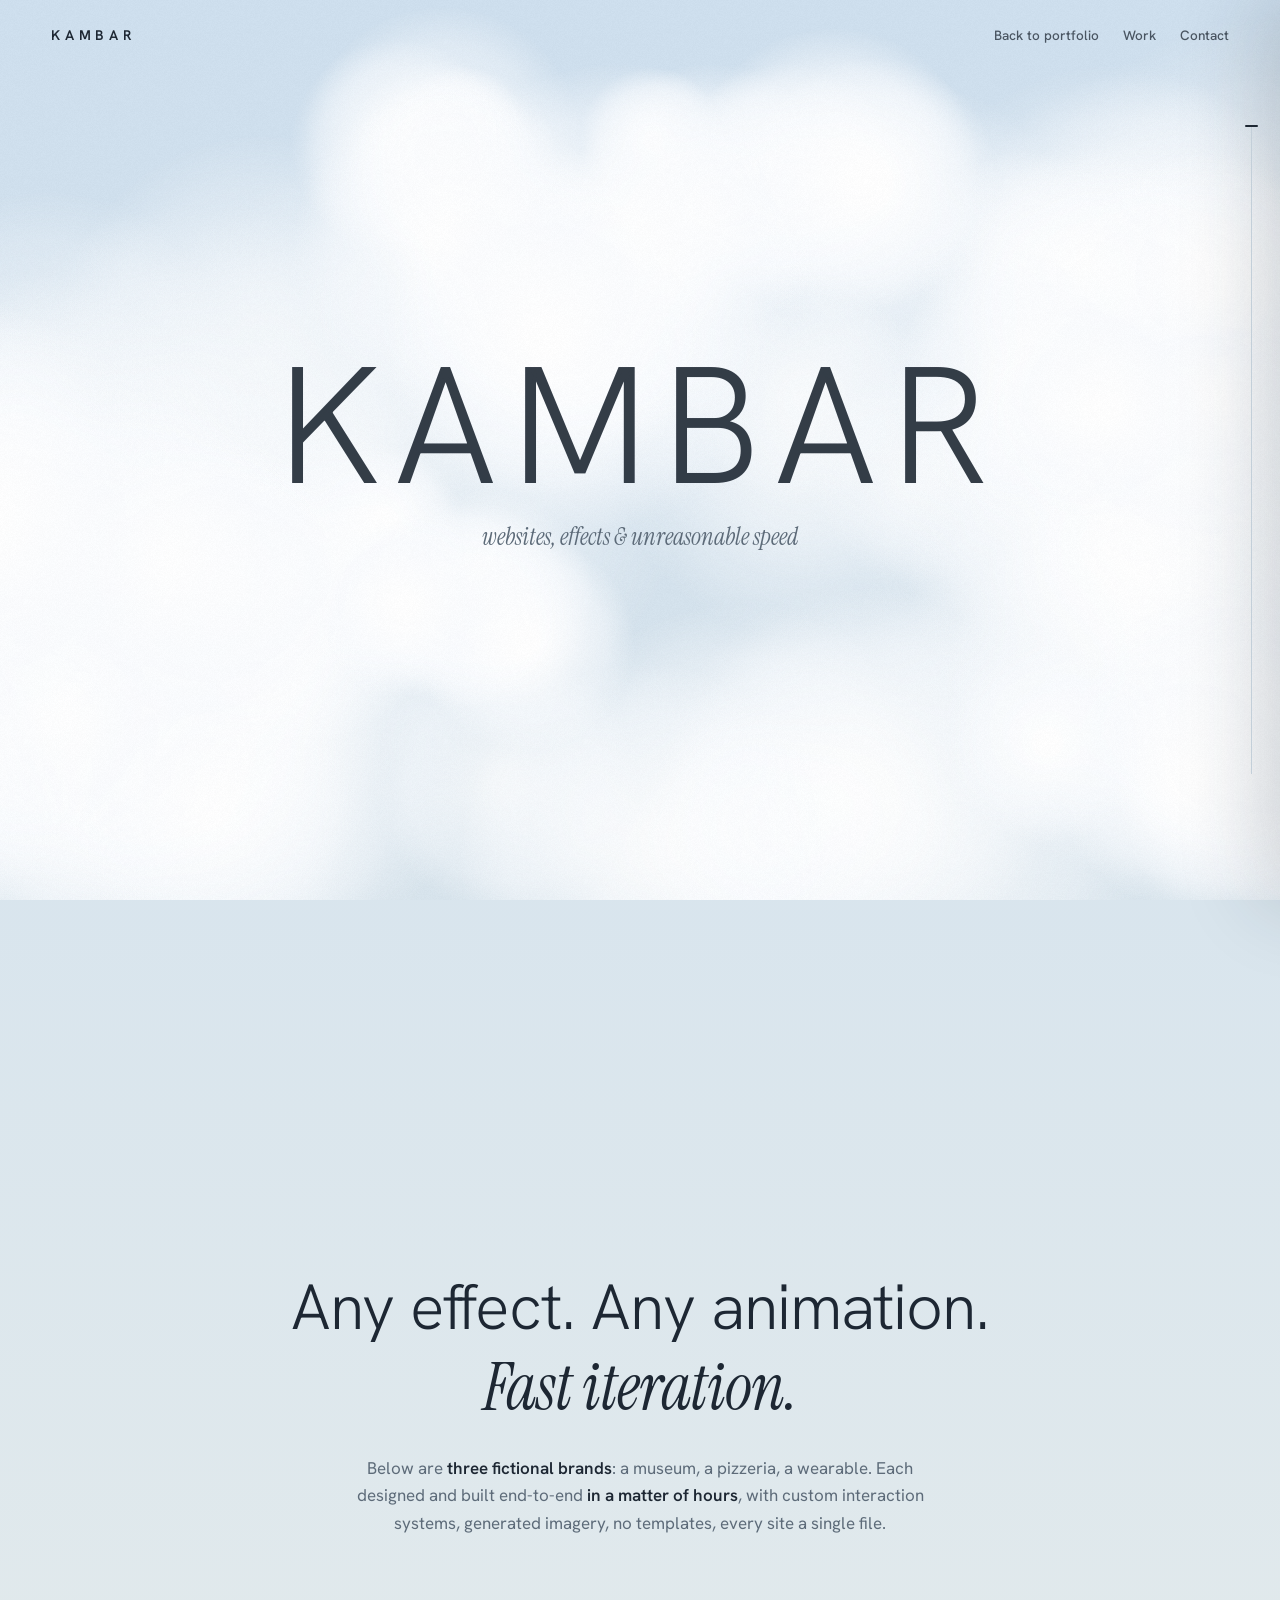
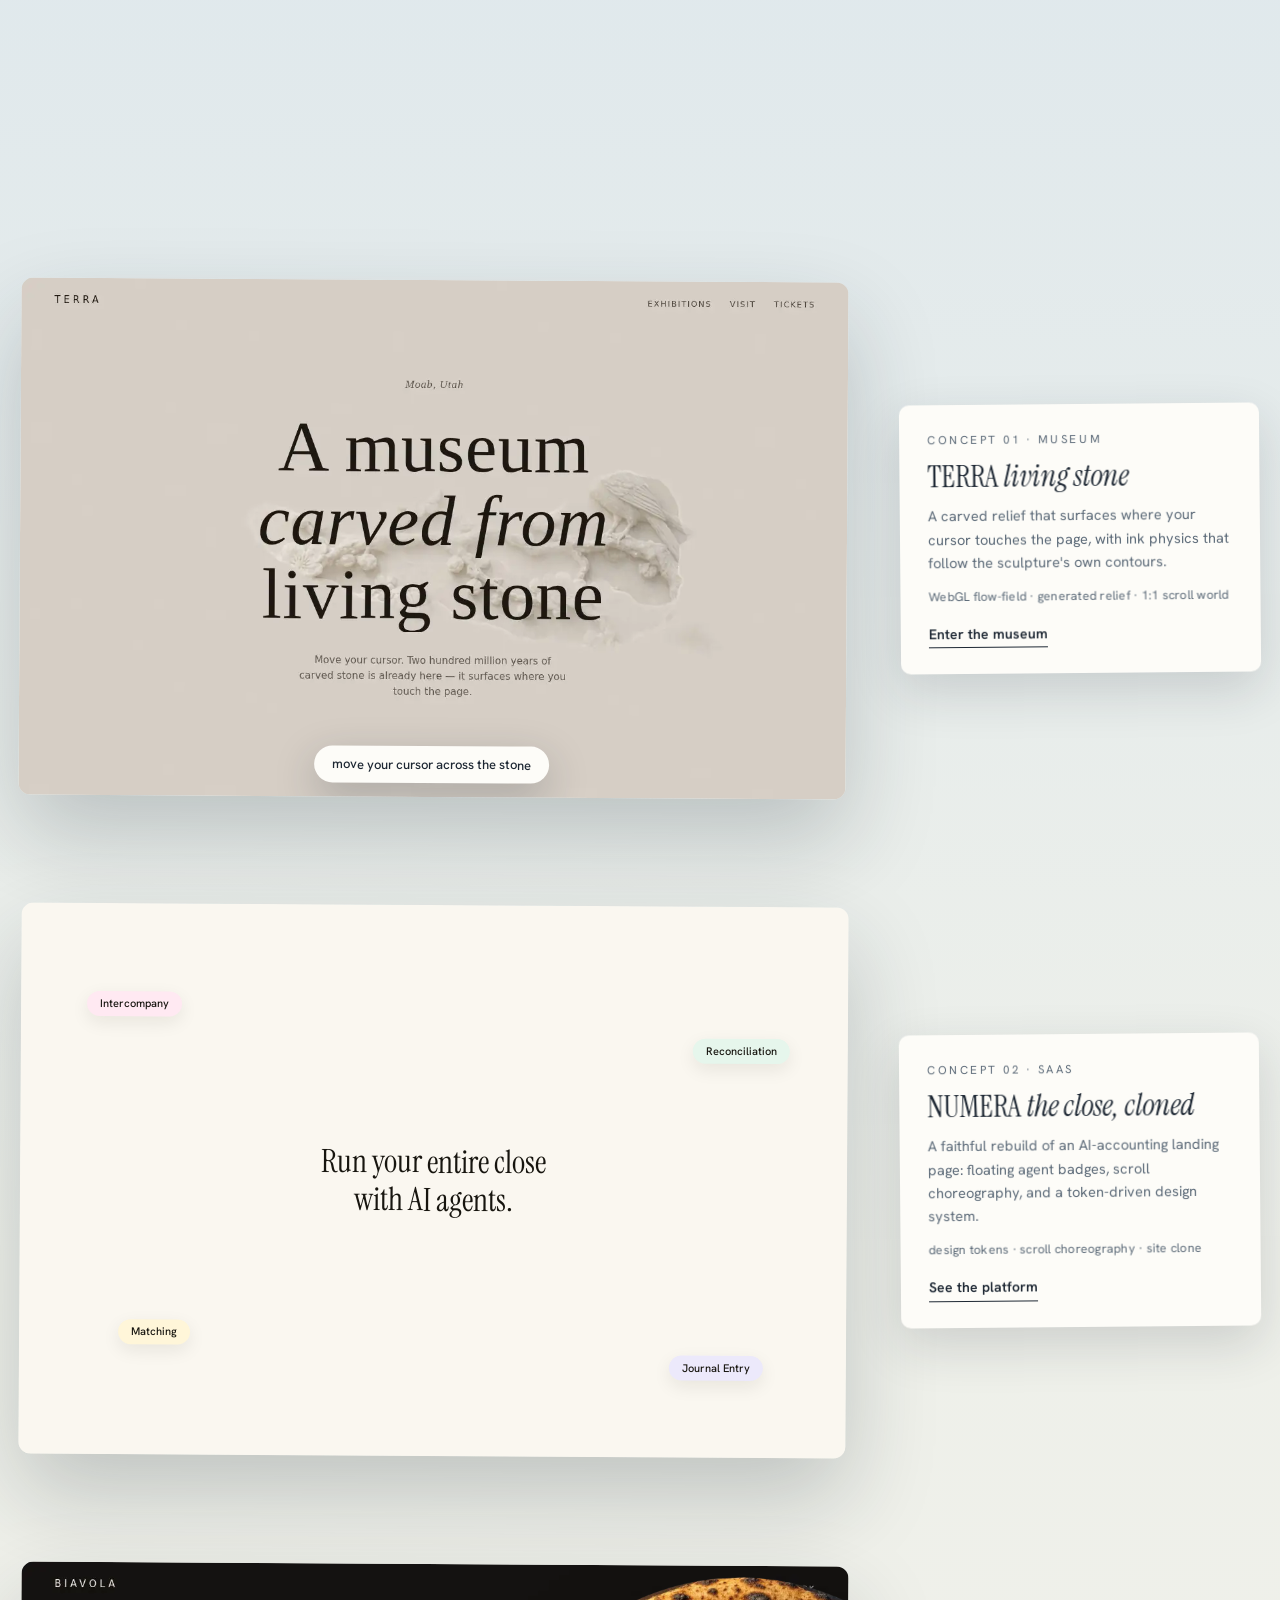
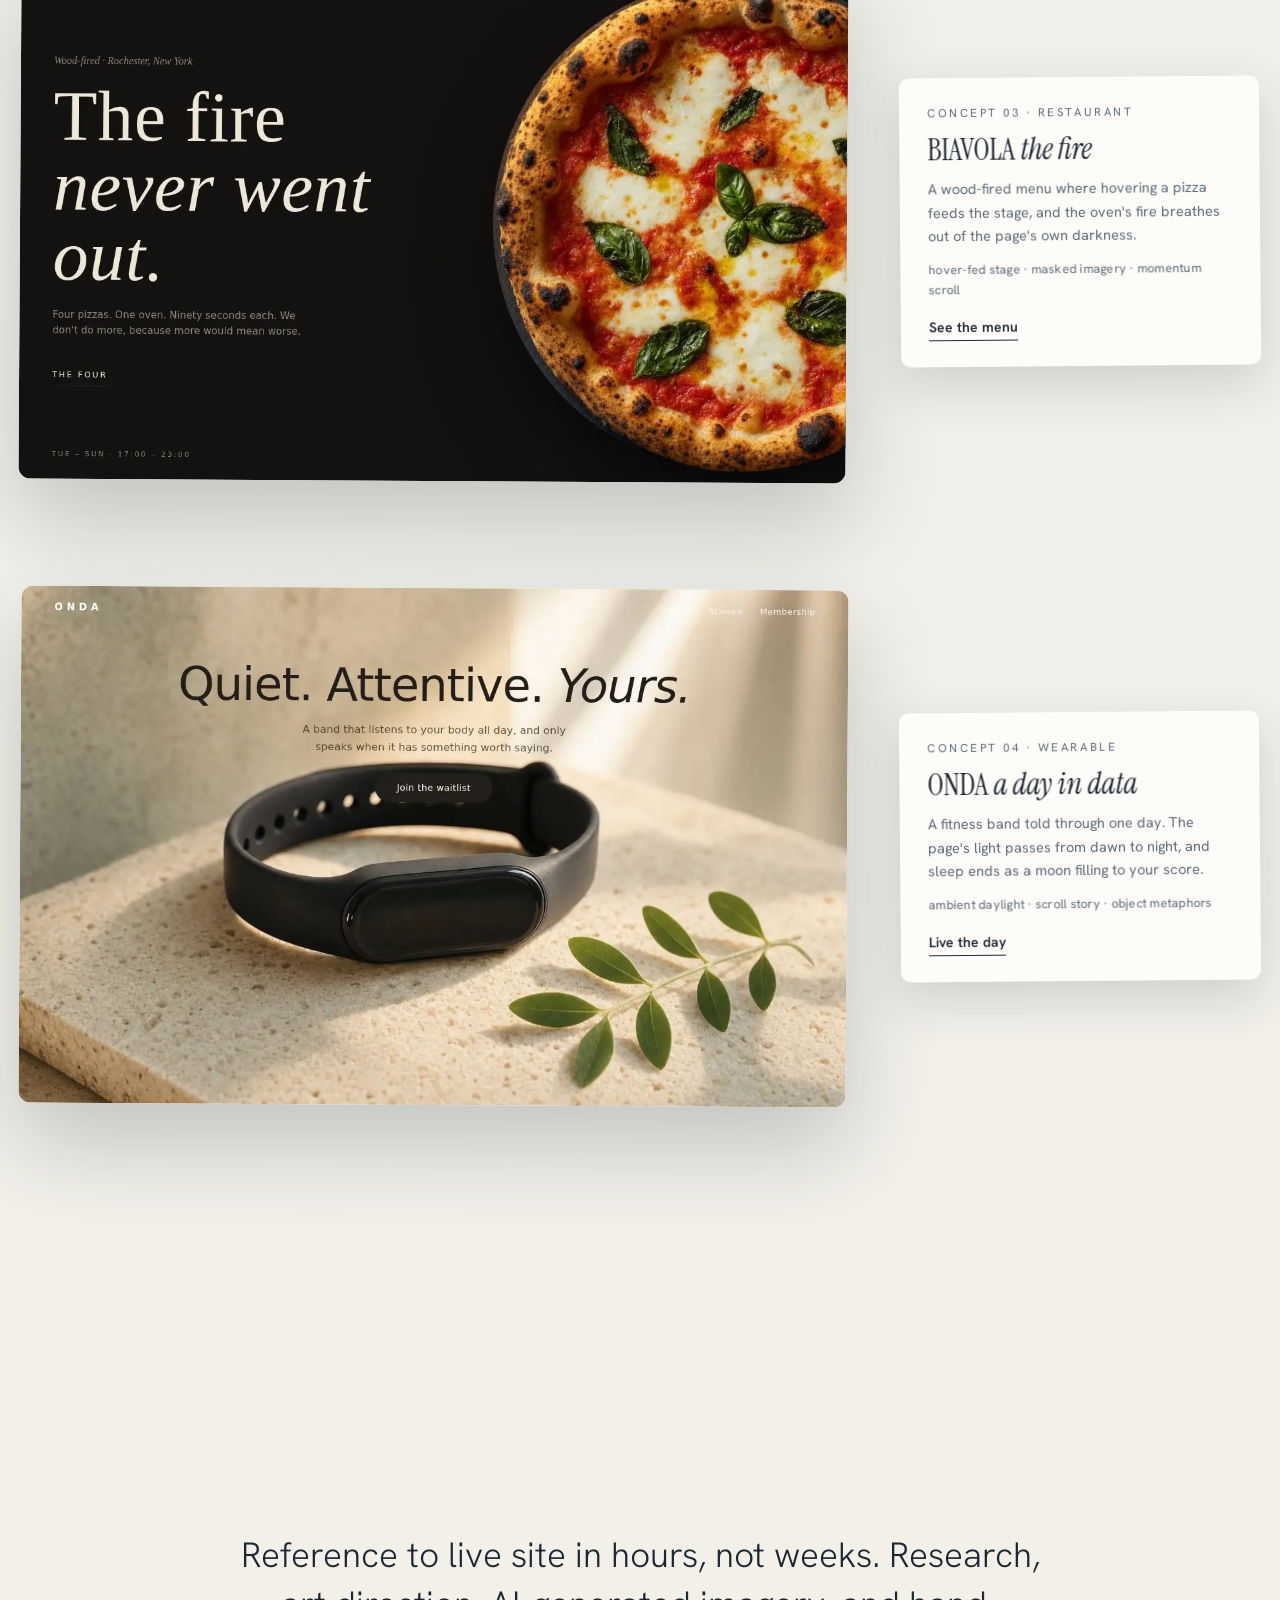
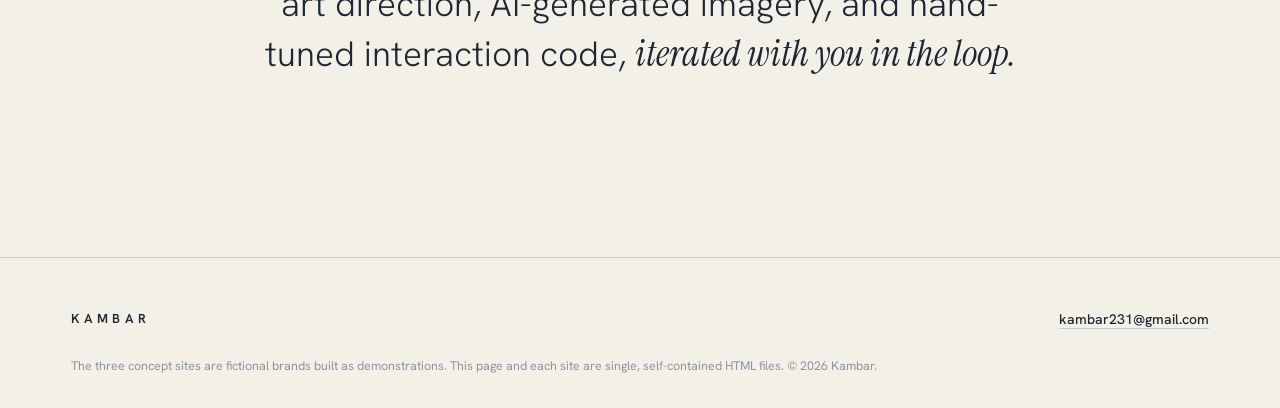
<file: index.html>
<!doctype html>
<html lang="en">
<head>
<meta charset="utf-8">
<meta name="viewport" content="width=device-width, initial-scale=1">
<title>Kambar — websites, effects, fast iteration</title>
<meta name="description" content="Portfolio of Kambar — interactive websites, custom effects, and fast iteration, with live in-page demos of the TERRA, BIAVOLA, and ONDA concept sites.">
<link rel="icon" href="data:image/svg+xml,%3Csvg%20xmlns%3D%27http%3A%2F%2Fwww.w3.org%2F2000%2Fsvg%27%20width%3D%2732%27%20height%3D%2732%27%20viewBox%3D%270%200%2032%2032%27%3E%3Crect%20width%3D%2732%27%20height%3D%2732%27%20rx%3D%277%27%20fill%3D%27%231d2733%27%2F%3E%3Ctext%20x%3D%2716%27%20y%3D%2723%27%20font-family%3D%22Georgia%2C%27Times%20New%20Roman%27%2Cserif%22%20font-size%3D%2720%27%20font-weight%3D%27600%27%20text-anchor%3D%27middle%27%20fill%3D%27%23eef0ea%27%3EK%3C%2Ftext%3E%3C%2Fsvg%3E">
<meta property="og:title" content="Kambar — websites, effects, fast iteration">
<meta property="og:description" content="Portfolio of Kambar — interactive websites, custom effects, and fast iteration, with live in-page demos of the TERRA, BIAVOLA, and ONDA concept sites.">
<meta property="og:type" content="website">
<meta property="og:image" content="https://kambar231.github.io/WebPort/assets/img/home/frieze.webp">
<meta name="twitter:card" content="summary">
<meta name="twitter:title" content="Kambar — websites, effects, fast iteration">
<meta name="twitter:description" content="Portfolio of Kambar — interactive websites, custom effects, and fast iteration, with live in-page demos of the TERRA, BIAVOLA, and ONDA concept sites.">
<link rel="preconnect" href="https://fonts.googleapis.com">
<link rel="preconnect" href="https://fonts.gstatic.com" crossorigin>
<link href="https://fonts.googleapis.com/css2?family=Hanken+Grotesk:wght@300;400;500;600&family=Instrument+Serif:ital@0;1&display=swap" rel="stylesheet">
<style>
:root{
  --sky1:#cfe0ef;--sky2:#eef0ea;--ink:#1d2733;--dim:#5d6b79;--hair:#c3cfd9;
  --sans:'Hanken Grotesk',system-ui,sans-serif;--serif:'Instrument Serif',Georgia,serif;
  --ease:cubic-bezier(.2,.8,.2,1);
  --s5:24px;--s6:32px;--s7:48px;--s8:80px;--s9:140px;
}
*{box-sizing:border-box}
html{scroll-behavior:auto;overflow-x:clip}
body{margin:0;color:var(--ink);font:400 16px/1.6 var(--sans);overflow-x:clip;
  background:linear-gradient(180deg,var(--sky1),var(--sky2) 55%,#f4f0e8)}
::selection{background:var(--ink);color:#fff}

#clouds{position:fixed;inset:0;z-index:1;pointer-events:none}
.content{position:relative;z-index:2}

nav{position:fixed;top:0;left:0;right:0;z-index:6;display:flex;justify-content:space-between;
  align-items:center;padding:22px clamp(20px,4vw,56px)}
nav .logo{font:600 14px var(--sans);letter-spacing:.34em}
nav a{color:var(--ink);text-decoration:none;font-size:13.5px;font-weight:500;opacity:.75;
  margin-left:24px;transition:opacity .2s}
nav a:hover{opacity:1}
/* mobile: frosted backdrop so scrolling chips/cards don't render the nav illegible */
@media(max-width:700px){
  nav{padding-bottom:16px;
    background:linear-gradient(180deg,rgba(244,240,232,.92) 0%,rgba(244,240,232,.72) 55%,rgba(244,240,232,0) 100%);
    -webkit-backdrop-filter:blur(8px);backdrop-filter:blur(8px)}
}

/* intro: inside the cloud deck */
.intro{position:relative;height:112vh}
.intro .name{position:fixed;top:38vh;left:0;right:0;text-align:center;z-index:0;
  font:300 clamp(4rem,13vw,11.5rem)/1 var(--sans);letter-spacing:.08em;
  color:var(--ink);opacity:.9}
.intro .name span{display:inline-block;opacity:0;transform:translateY(.32em) scale(1.04);
  filter:blur(14px)}
.intro.go .name span{animation:condense 1.5s var(--ease) forwards}
.intro.go .name span:nth-child(1){animation-delay:.25s}
.intro.go .name span:nth-child(2){animation-delay:.38s}
.intro.go .name span:nth-child(3){animation-delay:.49s}
.intro.go .name span:nth-child(4){animation-delay:.62s}
.intro.go .name span:nth-child(5){animation-delay:.73s}
.intro.go .name span:nth-child(6){animation-delay:.86s}
@keyframes condense{
  0%{opacity:0;transform:translateY(.32em) scale(1.04);filter:blur(14px)}
  55%{opacity:.75;filter:blur(4px)}
  100%{opacity:1;transform:none;filter:blur(0)}}
.intro .undern{position:fixed;top:calc(38vh + clamp(4.6rem,14vw,12.4rem));left:0;right:0;
  text-align:center;z-index:0;font:italic 400 clamp(1.1rem,2vw,1.5rem) var(--serif);color:var(--dim);
  opacity:0}
.intro.go .undern{animation:fadeup 1.2s 1.5s var(--ease) forwards}
@keyframes fadeup{from{opacity:0;transform:translateY(10px)}to{opacity:1;transform:none}}

/* statement — clear sky */
.statement{min-height:88vh;display:flex;align-items:center;text-align:center}
.statement .wrap{width:100%}
.statement h1{font:300 clamp(2.2rem,5vw,4.2rem)/1.14 var(--sans);letter-spacing:-.015em;margin:0}
.statement h1 em{font:italic 400 1.02em var(--serif)}
.statement p{max-width:600px;margin:26px auto 0;color:var(--dim);font-size:17px}
.statement b{color:var(--ink);font-weight:600}

.wrap{max-width:1240px;margin:0 auto;padding:0 clamp(20px,4vw,56px)}

/* projects — islands above the deck */
.projects{padding:var(--s8) 0 var(--s9)}
.proj{display:grid;grid-template-columns:repeat(12,1fr);align-items:center;
  margin-bottom:clamp(70px,12vh,130px)}
.proj .shot{grid-column:1/9;grid-row:1;border-radius:12px;overflow:hidden;max-width:100%;
  box-shadow:0 40px 90px rgba(29,39,51,.22);transform:translateY(24px) rotate(.4deg);opacity:0;
  transition:transform .9s var(--ease),opacity .9s var(--ease)}
.proj:nth-child(even) .shot{transform:translateY(24px) rotate(-.4deg)}
.proj.in .shot{transform:rotate(.35deg)!important;opacity:1}
.proj:nth-child(even).in .shot{transform:rotate(-.35deg)!important}
.proj:nth-child(even) .shot{grid-column:5/13}
.proj .shot img{width:100%;display:block;transition:transform .8s var(--ease)}
.proj:hover .shot img{transform:scale(1.025)}
.proj .meta{grid-column:8/13;grid-row:1;z-index:2;background:#fdfcf8;
  border-radius:10px;padding:26px 28px;justify-self:end;max-width:360px;
  box-shadow:0 18px 50px rgba(29,39,51,.16);transform:rotate(-.5deg)}
.proj:nth-child(even) .meta{transform:rotate(.5deg)}
.proj:nth-child(even) .meta{grid-column:1/6;justify-self:start}
.proj .meta .k{font-size:11.5px;letter-spacing:.22em;text-transform:uppercase;color:var(--dim)}
.proj .meta h2{font:400 30px var(--serif);margin:8px 0 8px}
.proj .meta h2 em{font-style:italic}
.proj .meta p{margin:0;color:var(--dim);font-size:14.5px}
.proj .meta .tags{margin-top:13px;font-size:12.5px;color:var(--dim);letter-spacing:.02em}
.proj .meta .tags span+span::before{content:" · "}
.proj .meta .open{display:inline-block;margin-top:16px;color:var(--ink);text-decoration:none;
  font-weight:600;font-size:14px;border-bottom:1.5px solid var(--ink);padding-bottom:2px;
  transition:opacity .2s}
.proj .meta .open:hover{opacity:.65}
a.projlink{text-decoration:none;color:inherit;display:block}
@media(max-width:860px){
  .proj .shot,.proj:nth-child(even) .shot{grid-column:1/13}
  .proj .meta,.proj:nth-child(even) .meta{grid-column:2/12;grid-row:auto;justify-self:center;margin-top:-46px}
}

/* live card effects */
.proj .shot{position:relative}
.numeraShot{position:relative;aspect-ratio:3/2;background:#faf7f0;overflow:hidden;max-width:100%}
.numeraShot .nh{position:absolute;left:50%;top:50%;transform:translate(-50%,-50%);
  font:500 clamp(1.2rem,2.6vw,2rem)/1.2 var(--serif);color:#17150f;text-align:center;white-space:nowrap}
.numeraShot .nb{position:absolute;padding:7px 13px;border-radius:999px;
  font:500 11px/1 var(--sans);color:#17150f;box-shadow:0 6px 18px rgba(23,21,15,.08)}
.numeraShot iframe{position:absolute;left:0;top:0;width:1280px;height:853.34px;border:0;
  transform-origin:0 0;opacity:0;transition:opacity .9s var(--ease);pointer-events:none}
.numeraShot iframe.on{opacity:1}
.cardfx{position:absolute;inset:0;width:100%;height:100%;opacity:0;transition:opacity .5s var(--ease)}
.cardfx.on{opacity:1}
#pzCv{position:absolute;inset:0;width:100%;height:100%;pointer-events:none}
.hint{position:absolute;left:50%;bottom:14px;transform:translateX(-50%) translateY(8px);
  background:#fdfcf8;color:var(--ink);font:500 13px var(--sans);padding:10px 18px;
  border-radius:999px;box-shadow:0 14px 40px rgba(29,39,51,.25);opacity:0;
  transition:opacity .5s var(--ease),transform .5s var(--ease);white-space:nowrap;z-index:4}
.hint.on{opacity:1;transform:translateX(-50%)}
.statement .wrap{transition:opacity 1s var(--ease)}
.statement .wrap.bye{opacity:0}

.how{min-height:56vh;display:flex;align-items:center;text-align:center}
.how .wrap{width:100%}
.how p{font:300 clamp(1.4rem,2.8vw,2.2rem)/1.4 var(--sans);max-width:800px;margin:0 auto}
.how em{font:italic 400 1.05em var(--serif)}

/* contact sheet */
#sheet{position:fixed;inset:0;z-index:40;pointer-events:none}
#sheet .veil{position:absolute;inset:0;background:rgba(29,39,51,.26);opacity:0;
  transition:opacity .45s var(--ease);backdrop-filter:blur(3px)}
#sheet .panel{position:absolute;right:0;top:0;bottom:0;width:min(430px,94vw);
  background:#fdfcf8;box-shadow:-30px 0 80px rgba(29,39,51,.2);
  transform:translateX(103%);transition:transform .55s var(--ease);
  padding:clamp(28px,5vh,54px) clamp(26px,4vw,46px);display:flex;flex-direction:column}
#sheet.open{pointer-events:auto}
#sheet.open .veil{opacity:1}
#sheet.open .panel{transform:none}
#sheet .close{position:absolute;top:20px;right:22px;background:none;border:0;cursor:pointer;
  font:300 26px/1 var(--sans);color:var(--dim);transition:color .2s}
#sheet .close:hover{color:var(--ink)}
#sheet h3{font:600 13px var(--sans);letter-spacing:.34em;margin:0 0 4px}
#sheet .it{font:italic 400 19px var(--serif);color:var(--dim);margin:0 0 34px}
#sheet .lbl{font-size:11.5px;letter-spacing:.2em;text-transform:uppercase;color:var(--dim);margin:0 0 6px}
#sheet .mail{font:400 clamp(1.05rem,2vw,1.3rem) var(--sans);color:var(--ink);margin:0 0 28px;
  user-select:all;word-break:break-all}
#sheet .btn{display:block;text-align:center;background:var(--ink);color:#fdfcf8;
  text-decoration:none;font:500 14.5px var(--sans);padding:16px 20px;border-radius:999px;
  transition:transform .3s var(--ease),opacity .2s}
#sheet .btn:hover{transform:translateY(-2px);opacity:.92}
#sheet .note{margin-top:auto;color:#a3aab2;font-size:12.5px;line-height:1.6}

footer{border-top:1px solid var(--hair);padding:var(--s7) 0 var(--s6)}
footer .wrap{display:flex;flex-wrap:wrap;gap:var(--s5);justify-content:space-between;align-items:center}
footer .logo{font:600 13px var(--sans);letter-spacing:.34em}
footer a{color:var(--ink);text-decoration:none;font-weight:500;font-size:14px;
  border-bottom:1px solid var(--hair);transition:border-color .2s}
footer a:hover{border-color:var(--ink)}
footer small{width:100%;color:#8b96a1;font-size:12.5px}

[data-reveal]{opacity:0;transform:translateY(26px);transition:opacity .8s var(--ease),transform .8s var(--ease)}
[data-reveal].in{opacity:1;transform:none}
@media (prefers-reduced-motion:reduce){
  [data-reveal]{opacity:1!important;transform:none!important;transition:none!important}
  .intro .name span{opacity:1!important;transform:none!important;filter:none!important;animation:none!important}
  .intro .undern{opacity:1!important;animation:none!important}
}
@media(max-width:640px){nav a{margin-left:14px}}

/* the altimeter — a hairline scroller in place of the browser bar */
html{scrollbar-width:none;-ms-overflow-style:none}
::-webkit-scrollbar{width:0;height:0}
#alti{position:fixed;right:14px;top:14vh;bottom:14vh;width:30px;z-index:60;cursor:pointer;
  opacity:0;transition:opacity .8s;touch-action:none}
body.pastload #alti{opacity:1}
#alti .track{position:absolute;right:14px;top:0;bottom:0;width:1px;background:var(--hair)}
#alti .mark{position:absolute;right:8px;width:13px;height:2px;background:var(--ink);
  border-radius:2px;transition:width .3s,right .3s}
#alti:hover .mark,#alti.drag .mark{width:20px;right:4px}
#alti .pct{position:absolute;right:26px;transform:translateY(-55%);white-space:nowrap;
  font:italic 13px var(--serif);color:var(--dim);opacity:0;transition:opacity .5s;pointer-events:none}
#alti:hover .pct,#alti.live .pct{opacity:1}
@media(max-width:700px){#alti{display:none}}

/* sub-sites open as a layer above the portfolio — the page never unloads */
#siteOv{position:fixed;inset:0;z-index:500;background:var(--sky2);opacity:0;pointer-events:none;transition:opacity .45s}
#siteOv.open{opacity:1;pointer-events:auto}
#siteOv iframe{width:100%;height:100%;border:0;display:block;opacity:0;transition:opacity .5s}
#siteOv.ready iframe{opacity:1}
#siteOv .ldg{position:absolute;inset:0;display:flex;align-items:center;justify-content:center;
  font:italic 16px var(--serif);color:var(--dim);pointer-events:none;transition:opacity .4s}
#siteOv.ready .ldg{opacity:0}
</style>
</head>
<body>
<canvas id="clouds" aria-hidden="true"></canvas>
<div id="grain" aria-hidden="true" style="position:fixed;inset:0;z-index:3;pointer-events:none;opacity:.4;mix-blend-mode:multiply"></div>
<div id="alti" aria-hidden="true"><span class="track"></span><span class="mark"></span><span class="pct"></span></div>
<div id="siteOv"><span class="ldg">opening&hellip;</span></div>

<div id="sheet" aria-hidden="true">
  <div class="veil" id="sheetVeil"></div>
  <div class="panel" role="dialog" aria-label="Contact">
    <button class="close" id="sheetClose" aria-label="Close">×</button>
    <h3>KAMBAR</h3>
    <p class="it">websites, effects &amp; unreasonable speed</p>
    <p class="lbl">Email</p>
    <p class="mail">kambar231@gmail.com</p>
    <a class="btn" href="mailto:kambar231@gmail.com?subject=Website%20project">Email me directly</a>
    <p class="note">Usually replying within a day. Tell me the reference you love
    and the deadline you fear.</p>
  </div>
</div>

<div class="content">
<nav>
  <div class="logo">KAMBAR</div>
  <div><a href="https://kambar231.github.io/Work_Portfolio/v2/#websites">Back to portfolio</a><a href="#work">Work</a><a href="#" id="contactBtn">Contact</a></div>
</nav>

<header class="intro">
  <div class="name" aria-label="KAMBAR"><span>K</span><span>A</span><span>M</span><span>B</span><span>A</span><span>R</span></div>
  <div class="undern">websites, effects &amp; unreasonable speed</div>
</header>

<section class="statement">
  <div class="wrap" data-reveal>
    <h1>Any effect. Any animation.<br><em>Fast iteration.</em></h1>
    <p>Below are <b>three fictional brands</b>: a museum, a pizzeria, a wearable.
    Each designed and built end-to-end <b>in a matter of hours</b>, with custom
    interaction systems, generated imagery, no templates, every site a single file.</p>
  </div>
</section>

<section class="projects wrap" id="work">

  <a class="projlink" href="terra-museum/">
  <div class="proj">
    <div class="shot"><img loading="lazy" decoding="async" data-name="terra" alt="TERRA, Museum of Living Stone">
      <canvas class="cardfx" id="terraFx"></canvas>
      <div class="hint" id="terraHint">move your cursor across the stone</div></div>
    <div class="meta">
      <div class="k">Concept 01 · Museum</div>
      <h2>TERRA <em>living stone</em></h2>
      <p>A carved relief that surfaces where your cursor touches the page,
      with ink physics that follow the sculpture's own contours.</p>
      <div class="tags"><span>WebGL flow-field</span><span>generated relief</span><span>1:1 scroll world</span></div>
      <span class="open">Enter the museum</span>
    </div>
  </div></a>

  <a class="projlink" href="numera/">
  <div class="proj">
    <div class="shot"><div class="numeraShot" aria-hidden="true">
      <span class="nb" style="top:16%;left:8%;background:#ffe9f2">Intercompany</span>
      <span class="nb" style="top:24%;right:7%;background:#e6f6ec">Reconciliation</span>
      <span class="nb" style="bottom:20%;left:12%;background:#fff6d9">Matching</span>
      <span class="nb" style="bottom:14%;right:10%;background:#ece9fb">Journal Entry</span>
      <span class="nh">Run your entire close<br>with AI&nbsp;agents.</span>
    </div>
      <div class="hint" id="numHint">scroll — run the close</div></div>
    <div class="meta">
      <div class="k">Concept 02 · SaaS</div>
      <h2>NUMERA <em>the close, cloned</em></h2>
      <p>A faithful rebuild of an AI-accounting landing page: floating agent
      badges, scroll choreography, and a token-driven design system.</p>
      <div class="tags"><span>design tokens</span><span>scroll choreography</span><span>site clone</span></div>
      <span class="open">See the platform</span>
    </div>
  </div></a>

  <a class="projlink" href="biavola/">
  <div class="proj">
    <div class="shot"><img loading="lazy" decoding="async" data-name="biavola" alt="BIAVOLA, wood-fired pizza">
      <canvas id="pzCv"></canvas></div>
    <div class="meta">
      <div class="k">Concept 03 · Restaurant</div>
      <h2>BIAVOLA <em>the fire</em></h2>
      <p>A wood-fired menu where hovering a pizza feeds the stage, and the
      oven's fire breathes out of the page's own darkness.</p>
      <div class="tags"><span>hover-fed stage</span><span>masked imagery</span><span>momentum scroll</span></div>
      <span class="open">See the menu</span>
    </div>
  </div></a>

  <a class="projlink" href="onda-day/">
  <div class="proj">
    <div class="shot"><img loading="lazy" decoding="async" data-name="onda" alt="ONDA, a day with the band">
      </div>
    <div class="meta">
      <div class="k">Concept 04 · Wearable</div>
      <h2>ONDA <em>a day in data</em></h2>
      <p>A fitness band told through one day. The page's light passes from
      dawn to night, and sleep ends as a moon filling to your score.</p>
      <div class="tags"><span>ambient daylight</span><span>scroll story</span><span>object metaphors</span></div>
      <span class="open">Live the day</span>
    </div>
  </div></a>

</section>

<section class="how">
  <div class="wrap" data-reveal>
    <p>Reference to live site in hours, not weeks. Research, art direction,
    AI-generated imagery, and hand-tuned interaction code, <em>iterated with you
    in the loop.</em></p>
  </div>
</section>

<footer>
  <div class="wrap">
    <div class="logo">KAMBAR</div>
    <div><a href="mailto:kambar231@gmail.com">kambar231@gmail.com</a></div>
    <small>The three concept sites are fictional brands built as demonstrations.
    This page and each site are single, self-contained HTML files. © 2026 Kambar.</small>
  </div>
</footer>
</div>

<script>
const IMG={terra:"assets/img/home/terra.webp",biavola:"assets/img/home/biavola.webp",onda:"assets/img/home/onda.webp",
  frieze:"assets/img/home/frieze.webp",marg:"assets/img/home/marg.webp"};
document.querySelectorAll('img[data-name]').forEach(el=>{
  el.src=IMG[el.dataset.name]});
const REDUCED=matchMedia('(prefers-reduced-motion: reduce)').matches;

/* ---------- the cloud deck: you start inside it and ascend out ---------- */
const cvs=document.getElementById('clouds'),ctx=cvs.getContext('2d');
let W,H;function size(){W=cvs.width=innerWidth;H=cvs.height=innerHeight}
size();addEventListener('resize',size);
function fr(v){const x=Math.sin(v)*43758.5453;return x-Math.floor(x)}
/* three depth layers of puffs; each puff = several soft radial blobs */
const LAYERS=[ /* depth: parallax factor, speed, alpha, scale */
  {par:.25,sp:9,a:.5,sc:1.7,n:7},
  {par:.55,sp:16,a:.72,sc:1.25,n:8},
  {par:1,sp:26,a:.92,sc:.95,n:8},
];
LAYERS.forEach((L,li)=>{L.puffs=[];for(let i=0;i<L.n;i++){
  const s=li*97+i*13.7;
  L.puffs.push({x:fr(s)*1.4-.2,y:.18+fr(s+1)*.8,r:(.16+fr(s+2)*.2)*L.sc,
    blobs:Array.from({length:6},(_,b)=>({dx:(fr(s+b*3)-.5)*1.7,dy:(fr(s+b*5)-.5)*.55,
      rr:.5+fr(s+b*7)*.6}))})}});
let mx=.5,my=.5,smx=.5,smy=.5;
addEventListener('pointermove',e=>{mx=e.clientX/innerWidth;my=e.clientY/innerHeight});
let scrollS=0;
function drawClouds(t){
  ctx.clearRect(0,0,W,H);
  smx+=(mx-smx)*.04;smy+=(my-smy)*.04;
  /* ascent: 0 inside the deck → 1 clear sky (clouds sunk below) */
  const asc=Math.min(1,scrollS/(innerHeight*1.05));
  document.body.classList.toggle('pastintro',asc>=1);
  for(const [li,L] of LAYERS.entries()){
    /* clouds sink as you ascend; deeper layers sink less (they're farther) */
    const sink=asc*asc*(3-2*asc)*H*(0.9+li*.5);
    const alpha=L.a*(1-asc*.82);
    if(alpha<=0.01)continue;
    for(const p of L.puffs){
      const px=((p.x+t*L.sp/1e6)%1.4-.2)*W+(smx-.5)*40*L.par;
      const py=p.y*H+sink+(smy-.5)*26*L.par;
      for(const b of p.blobs){
        const bx=px+b.dx*p.r*W*.5,by=py+b.dy*p.r*W*.5,br=Math.max(6,b.rr*p.r*W*.45);
        const g=ctx.createRadialGradient(bx,by,br*.1,bx,by,br);
        g.addColorStop(0,`rgba(255,255,255,${alpha})`);
        g.addColorStop(.7,`rgba(250,252,255,${alpha*.55})`);
        g.addColorStop(1,'rgba(250,252,255,0)');
        ctx.fillStyle=g;ctx.beginPath();ctx.arc(bx,by,br,0,7);ctx.fill();
      }
    }
  }
}
if(!REDUCED){
  (function frame(t){drawClouds(t);requestAnimationFrame(frame)})(0);
}else{scrollS=innerHeight*2;drawClouds(0);document.body.classList.add('pastintro')}

/* momentum scroll (drives the ascent) */
let cur=scrollY,tgt=scrollY,vel=0,gateLock=false,gateDone=false;
const maxS=()=>document.documentElement.scrollHeight-innerHeight;
/* the gate only asks once — returning from a demo site (or within this
   session) skips it, and you land exactly where you left */
try{
  if('scrollRestoration' in history)history.scrollRestoration='manual';
  if(sessionStorage.getItem('pfGate'))gateDone=true;
  const rv=sessionStorage.getItem('pfReturn');
  if(rv!=null){sessionStorage.removeItem('pfReturn');
    const y=Math.max(0,+rv||0);gateDone=true;
    /* layout keeps growing while images arrive — keep landing until we
       can actually stand at the saved altitude */
    let tries=0;
    (function land(){
      const yy=Math.min(y,maxS());
      cur=tgt=yy;scrollS=yy;scrollTo(0,yy);
      if(yy<y&&++tries<120)requestAnimationFrame(land)})()}
}catch(_){}
/* sub-sites live inside the portfolio: a card opens the site as a layer,
   its back pill closes the layer, and you're standing exactly where you were */
const siteOv=document.getElementById('siteOv');let siteFrame=null;
function openSite(href){
  if(siteFrame)return;
  try{sessionStorage.setItem('pfGate','1')}catch(_){}
  siteOv.classList.add('open');vel=0;
  siteFrame=document.createElement('iframe');
  const ready=()=>siteOv.classList.add('ready');
  siteFrame.addEventListener('load',ready);
  setTimeout(()=>{if(siteFrame)ready()},2600);   /* fonts may stall the load event */
  siteFrame.src=href;siteOv.appendChild(siteFrame)}
function closeSite(){
  siteOv.classList.remove('open','ready');vel=0;
  const f=siteFrame;siteFrame=null;
  if(f)setTimeout(()=>f.remove(),480)}
/* NUMERA: the card holds the site's dark block-flight sequence in a scaled
   iframe (the site's ?scrub=1 mode) — driven by YOUR scroll, not autoplay.
   Like the stone, it asks once: the page pauses on the card and your wheel
   scrubs the sequence; when the blocks have landed and flown, you're free. */
const TOUCH=matchMedia('(hover: none)').matches;
let numDone=false;try{numDone=sessionStorage.getItem('pfGateNum')==='1'}catch(_){}
let numFr=null,numLock=false,numReady=false,numP=0,numPT=0;
(function(){
  const shot=document.querySelector('.numeraShot');if(!shot||REDUCED)return;
  if(!TOUCH&&numDone)return;
  const fit=()=>{if(numFr)numFr.style.transform=`scale(${shot.clientWidth/1280})`};
  const io=new IntersectionObserver(es=>{es.forEach(e=>{
    if(!e.isIntersecting||numFr)return;
    io.disconnect();
    numFr=document.createElement('iframe');
    /* touch has no wheel to scrub with — it gets the self-playing loop */
    numFr.src=TOUCH?'numera/index.html?demo=1':'numera/index.html?scrub=1';
    numFr.setAttribute('tabindex','-1');numFr.setAttribute('aria-hidden','true');
    numFr.addEventListener('load',()=>{numReady=true;
      if(TOUCH)setTimeout(()=>numFr.classList.add('on'),900)});
    fit();shot.appendChild(numFr);
  })},{rootMargin:'600px'});
  io.observe(shot);
  addEventListener('resize',fit);
})();
function numGateCheck(){
  if(numDone||numLock||gateLock||REDUCED||TOUCH||!numReady)return;
  const shot=document.querySelector('.numeraShot');
  const r=shot.getBoundingClientRect();
  if(r.top<innerHeight*.62&&r.bottom>innerHeight*.38){
    numLock=true;vel=0;
    tgt=Math.max(0,Math.min(maxS(),r.top+scrollY-(innerHeight-r.height)/2));
    numFr.classList.add('on');
    document.getElementById('numHint').classList.add('on');
  }
}

document.querySelectorAll('a.projlink').forEach(a=>a.addEventListener('click',e=>{
  e.preventDefault();openSite(a.getAttribute('href'))}));
addEventListener('message',e=>{
  if(!e.data)return;
  if(!siteFrame||e.source!==siteFrame.contentWindow)return; /* ignore the card demo iframe */
  if(e.data.type==='pf-close')closeSite();
  if(e.data.type==='pf-ready')siteOv.classList.add('ready')});
addEventListener('keydown',e=>{if(e.key==='Escape'&&siteFrame)closeSite()});
if(!REDUCED){
  addEventListener('wheel',e=>{e.preventDefault();
    if(gateLock)return;                     /* the stone asks for a moment */
    const d=e.deltaY*(e.deltaMode===1?16:1);
    if(numLock){                            /* your scroll runs the close */
      numPT=Math.max(0,Math.min(1,numPT+d*.0001));   /* target only — the loop glides to it */
      return}
    vel=Math.max(-140,Math.min(140,vel+d*.1))},{passive:false});
  addEventListener('scroll',()=>{if(Math.abs(scrollY-cur)>60){cur=tgt=scrollY}},{passive:true});
  document.querySelectorAll('nav a[href^="#"]').forEach(a=>a.addEventListener('click',e=>{
    const href=a.getAttribute('href');if(href==='#')return;
    const el=document.querySelector(href);if(!el)return;
    e.preventDefault();tgt=Math.min(maxS(),el.getBoundingClientRect().top+scrollY-40)}));
  (function smooth(){
    if(Math.abs(vel)>.04){tgt=Math.max(0,Math.min(maxS(),tgt+vel));vel*=.9}else vel=0;
    gateCheck();numGateCheck();
    if(numLock){                 /* glide the sequence toward the wheel target */
      numP+=(numPT-numP)*.075;
      if(numFr)numFr.contentWindow.postMessage({type:'pf-scrub',p:numP},'*');
      if(numPT>=1&&numP>.996){numDone=true;numLock=false;
        numFr.contentWindow.postMessage({type:'pf-scrub',p:1},'*');
        document.getElementById('numHint').classList.remove('on');
        try{sessionStorage.setItem('pfGateNum','1')}catch(_){}}}
    cur+=(tgt-cur)*.085;
    if(Math.abs(cur-scrollY)>.4)scrollTo(0,cur);
    scrollS=scrollY;
    requestAnimationFrame(smooth);
  })();
}else{addEventListener('scroll',()=>{scrollS=scrollY},{passive:true})}

/* the altimeter: a hairline in place of the scrollbar. The tick is your
   altitude; grab it and it rides like a fader. */
(()=>{
  const alti=document.getElementById('alti'),mark=alti.querySelector('.mark'),pct=alti.querySelector('.pct');
  setTimeout(()=>document.body.classList.add('pastload'),700);
  let idle,lastF=-1;
  (function tick(){
    const m=maxS(),f=m>0?Math.max(0,Math.min(1,scrollS/m)):0;
    if(Math.abs(f-lastF)>.0004){
      mark.style.top=`calc(${(f*100).toFixed(2)}% - 1px)`;
      pct.style.top=(f*100).toFixed(2)+'%';
      pct.textContent=Math.round(f*100)+'%';
      alti.classList.add('live');clearTimeout(idle);
      idle=setTimeout(()=>alti.classList.remove('live'),900);
      lastF=f}
    requestAnimationFrame(tick)})();
  const seek=y=>{
    const r=alti.getBoundingClientRect();
    const f=Math.max(0,Math.min(1,(y-r.top)/r.height));
    tgt=Math.round(f*maxS());vel=0;
    if(REDUCED)scrollTo(0,tgt)};
  let drag=false;
  alti.addEventListener('pointerdown',e=>{if(gateLock)return;drag=true;alti.classList.add('drag');
    alti.setPointerCapture(e.pointerId);seek(e.clientY)});
  addEventListener('pointermove',e=>{if(drag&&!gateLock)seek(e.clientY)});
  addEventListener('pointerup',()=>{drag=false;alti.classList.remove('drag')});
})();

/* the name breathes away as you ascend past it */
const nameEl=document.querySelector('.intro .name'),underEl=document.querySelector('.intro .undern');
(function nameFade(){
  const f=Math.max(0,1-scrollS/(innerHeight*.6));
  nameEl.style.opacity=.9*f;underEl.style.opacity=Math.min(1,f)*(underEl.classList.length?1:1);
  nameEl.style.visibility=f<=0?'hidden':'visible';underEl.style.visibility=f<=0?'hidden':'visible';
  requestAnimationFrame(nameFade);
})();

/* ---------- live cards ---------- */
const friezeImg=new Image();friezeImg.src=IMG.frieze;
/* TERRA: paint to reveal the frieze hidden behind the card */
const tFx=document.getElementById('terraFx');
let tOn=false,tPlayMs=0,tLast=0;
function terraStart(){
  if(tOn)return;tOn=true;tFx.classList.add('on');
  const ctx=tFx.getContext('2d');
  const W=tFx.width=tFx.offsetWidth*1.4,H=tFx.height=tFx.offsetHeight*1.4;
  const energy=document.createElement('canvas');energy.width=W;energy.height=H;
  const ec=energy.getContext('2d');
  const comp=document.createElement('canvas');comp.width=W;comp.height=H;
  const cc=comp.getContext('2d');
  let px=-1e3,py=-1e3;
  tFx.parentElement.addEventListener('pointermove',e=>{
    const r=tFx.getBoundingClientRect();
    px=(e.clientX-r.left)/r.width*W;py=(e.clientY-r.top)/r.height*H;
    const now=performance.now();
    if(now-tLast<200)tPlayMs+=now-tLast;
    tLast=now;});
  (function frame(){
    if(!tOn)return;
    ec.globalCompositeOperation='destination-out';
    ec.globalAlpha=.045;ec.fillStyle='#000';ec.fillRect(0,0,W,H);
    ec.globalCompositeOperation='source-over';ec.globalAlpha=1;
    if(px>-500){
      const g=ec.createRadialGradient(px,py,10,px,py,W*.09);
      g.addColorStop(0,'rgba(255,255,255,.85)');g.addColorStop(1,'rgba(255,255,255,0)');
      ec.fillStyle=g;ec.beginPath();ec.arc(px,py,W*.09,0,7);ec.fill();}
    cc.clearRect(0,0,W,H);cc.drawImage(energy,0,0);
    cc.globalCompositeOperation='source-in';
    const s=Math.max(W/friezeImg.width,H/friezeImg.height);
    cc.drawImage(friezeImg,(W-friezeImg.width*s)/2,(H-friezeImg.height*s)/2,
      friezeImg.width*s,friezeImg.height*s);
    cc.globalCompositeOperation='source-over';
    ctx.clearRect(0,0,W,H);ctx.drawImage(comp,0,0);
    requestAnimationFrame(frame);
  })();
}
let hintShown=false;
document.getElementById('terraFx').parentElement.addEventListener('pointerenter',()=>{
  terraStart();
  if(!hintShown){hintShown=true;const h=document.getElementById('terraHint');
    h.classList.add('on');setTimeout(()=>h.classList.remove('on'),2400)}});

/* BIAVOLA: the pizza spins IN the photo. The screenshot's pizza IS the margherita
   photo at a known transform (site: 742.4px circle at (1113.6,400), image at 112%
   cover). We redraw that same photo at that same place and rotate it: every pixel
   is real pizza, and at rest it aligns with the screenshot exactly. */
const pzCv=document.getElementById('pzCv');
const mgImg=new Image();mgImg.src=IMG.marg;
let pzBusy=false;
function pzDraw(a){ /* the canvas pizza lives over the photo at ALL times */
  if(!mgImg.complete||!pzCv.offsetWidth)return;
  const ctx=pzCv.getContext('2d');
  const W=pzCv.width=pzCv.offsetWidth*1.4,H=pzCv.height=pzCv.offsetHeight*1.4;
  const s=W/1280;
  const cx=1113.6*s,cy=400*s,r=382*s;               /* a touch larger than the print */
  const iw=866*s,ix=(1113.65-433)*s,iy=(400.05-433)*s;
  ctx.clearRect(0,0,W,H);
  ctx.save();ctx.beginPath();ctx.arc(cx,cy,r,0,7);ctx.clip();
  ctx.translate(cx,cy);ctx.rotate(a);ctx.translate(-cx,-cy);
  ctx.drawImage(mgImg,ix,iy,iw,iw);
  ctx.restore();
}
mgImg.onload=()=>pzDraw(0);
addEventListener('load',()=>pzDraw(0));
addEventListener('resize',()=>pzDraw(0));
function pizzaSpin(){return new Promise(res=>{
  if(pzBusy||!mgImg.complete)return res();pzBusy=true;
  const T0=performance.now(),DUR=2700;
  (function step(){
    const u=Math.min(1,(performance.now()-T0)/DUR);
    const e=u<.5?4*u*u*u:1-Math.pow(-2*u+2,3)/2;     /* easeInOutCubic */
    pzDraw(e*Math.PI*4);                              /* two full turns, ends at 0 */
    if(u<1)requestAnimationFrame(step);
    else{pzBusy=false;res()}
  })();
})}
pzCv.parentElement.addEventListener('pointerenter',()=>pizzaSpin());


setTimeout(()=>document.querySelector('.intro').classList.add('go'),150);

/* contact sheet */
const sheet=document.getElementById('sheet');
document.getElementById('contactBtn').addEventListener('click',e=>{
  e.preventDefault();e.stopPropagation();sheet.classList.add('open')});
document.getElementById('sheetClose').addEventListener('click',()=>sheet.classList.remove('open'));
document.getElementById('sheetVeil').addEventListener('click',()=>sheet.classList.remove('open'));
addEventListener('keydown',e=>{if(e.key==='Escape')sheet.classList.remove('open')});

/* TERRA gate: the first time the card arrives, the page holds still until
   you've actually played with the reveal for two seconds */
function gateCheck(){
  if(gateDone||gateLock||REDUCED||TOUCH)return;   /* no cursor to ask for */
  const shot=document.getElementById('terraFx').parentElement;
  const r=shot.getBoundingClientRect();
  if(r.top<innerHeight*.62&&r.bottom>innerHeight*.38){
    gateLock=true;vel=0;
    tgt=Math.max(0,Math.min(maxS(),r.top+scrollY-(innerHeight-r.height)/2));
    terraStart();
    const h=document.getElementById('terraHint');h.classList.add('on');
    tPlayMs=0;
    (function watch(){
      if(tPlayMs>=2000){gateDone=true;gateLock=false;h.classList.remove('on');
        try{sessionStorage.setItem('pfGate','1')}catch(_){}return}
      requestAnimationFrame(watch);
    })();
  }
}

(()=>{const g=document.createElement('canvas');g.width=g.height=140;
  const gc=g.getContext('2d'),gi=gc.createImageData(140,140);
  for(let i=0;i<gi.data.length;i+=4){const v=fr(i*.37)*255|0;
    gi.data[i]=gi.data[i+1]=gi.data[i+2]=v;gi.data[i+3]=9}
  gc.putImageData(gi,0,0);
  document.getElementById('grain').style.background=`url(${g.toDataURL()})`})();

const io=new IntersectionObserver(es=>es.forEach(e=>{if(e.isIntersecting){e.target.classList.add('in');io.unobserve(e.target)}}),{threshold:.16});
document.querySelectorAll('[data-reveal],.proj').forEach(el=>io.observe(el));
</script>
</body>
</html>
</file>
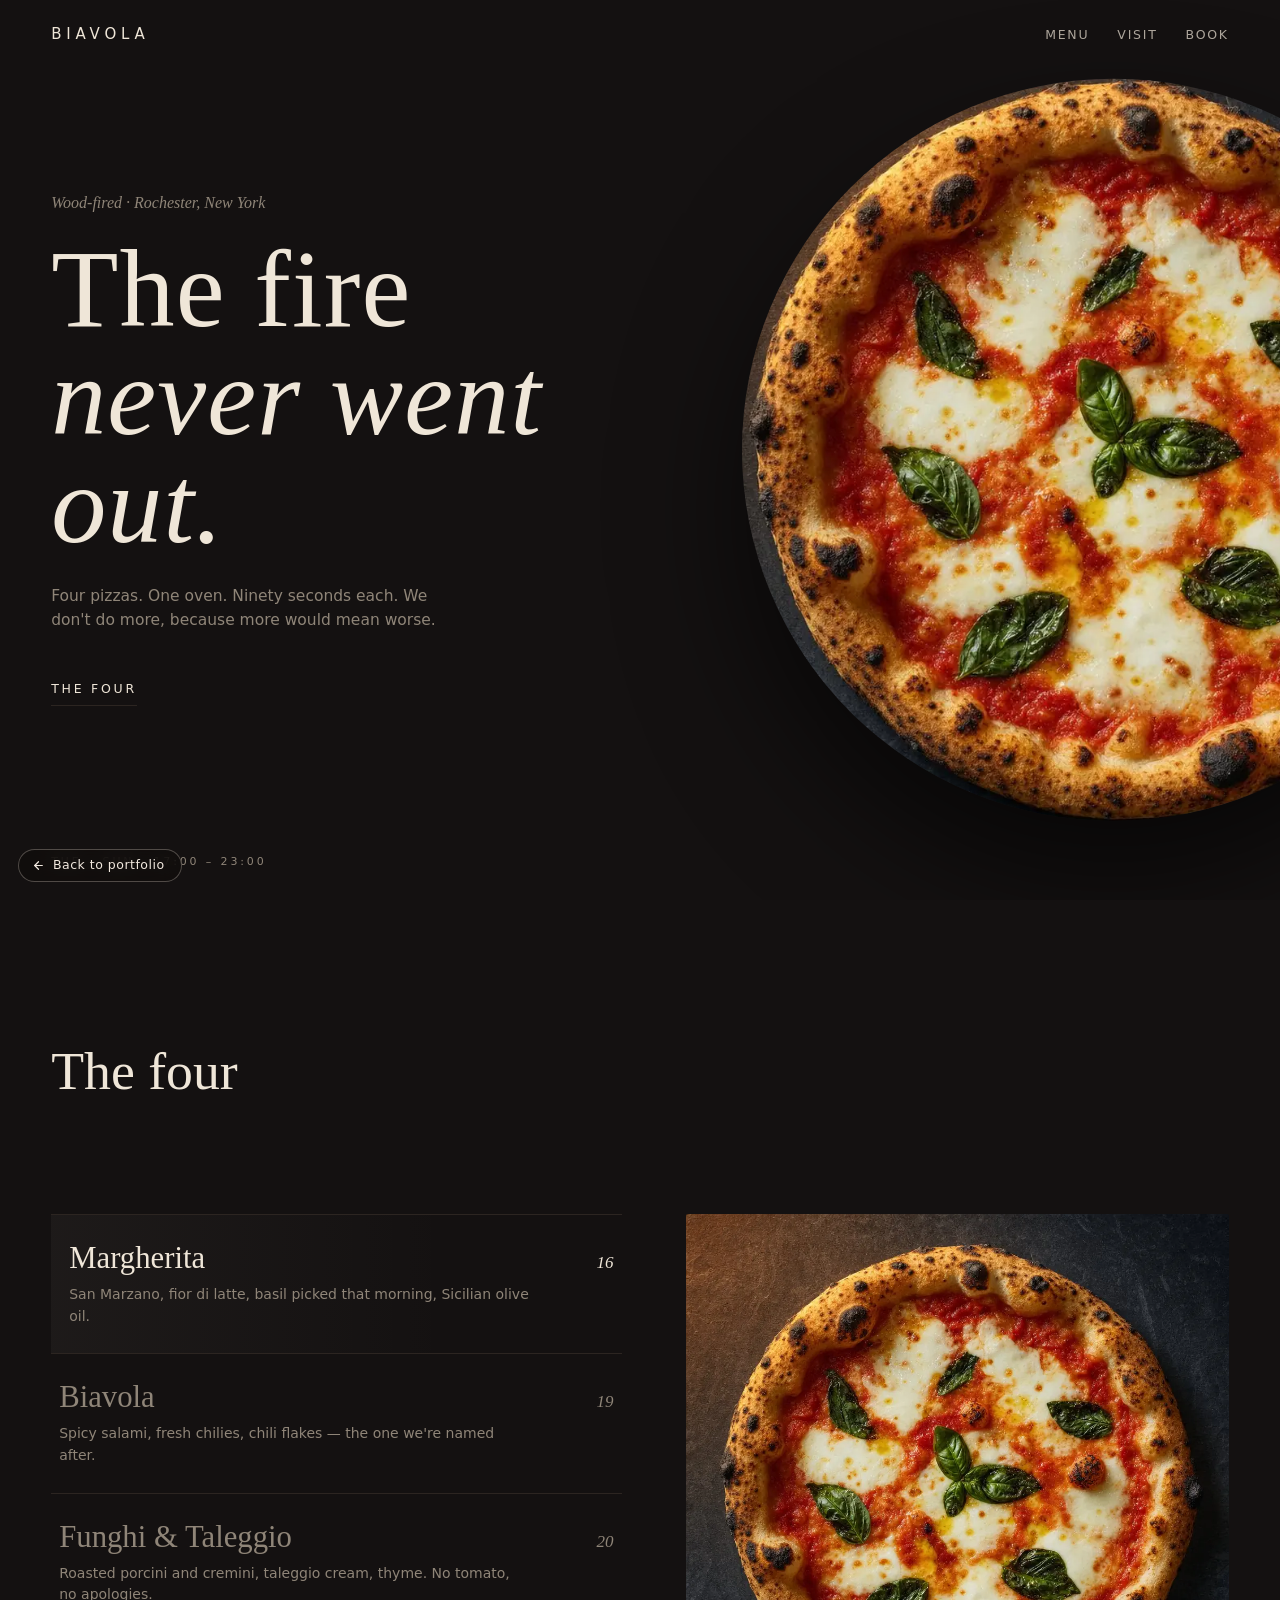
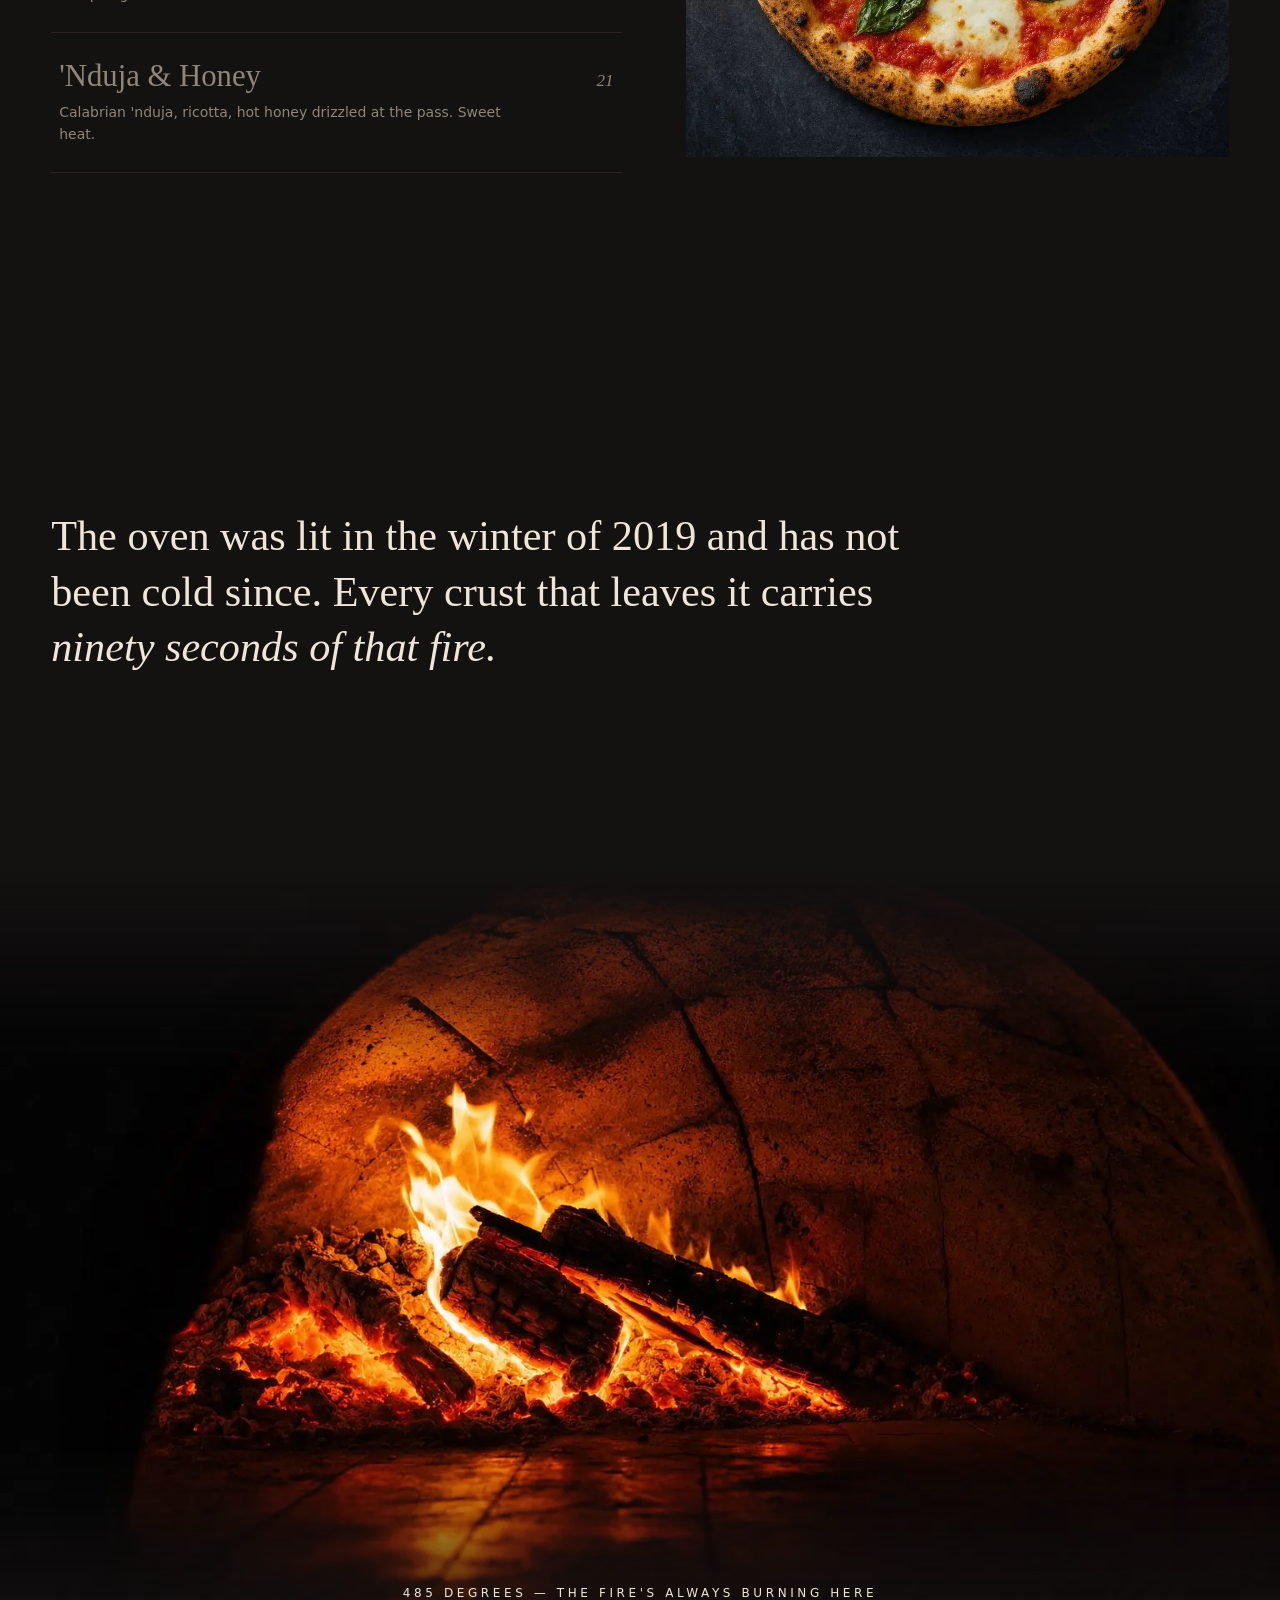
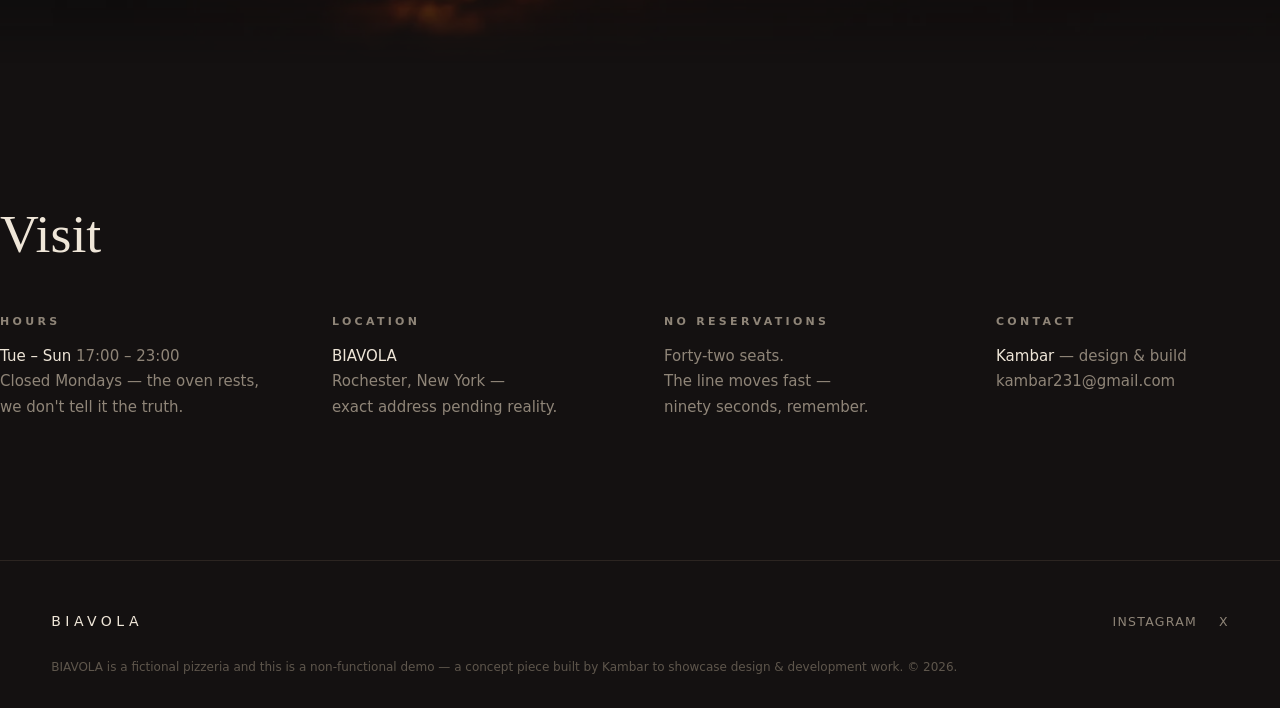
<file: biavola/index.html>
<!doctype html>
<html lang="en">
<head>
<meta charset="utf-8">
<meta name="viewport" content="width=device-width, initial-scale=1">
<title>BIAVOLA — wood-fired pizza (demo)</title>
<meta name="description" content="BIAVOLA — an interactive concept site for a wood-fired pizzeria, where choosing each pizza feeds a live wood-fired stage.">
<link rel="icon" href="data:image/svg+xml,%3Csvg%20xmlns%3D%27http%3A%2F%2Fwww.w3.org%2F2000%2Fsvg%27%20width%3D%2732%27%20height%3D%2732%27%20viewBox%3D%270%200%2032%2032%27%3E%3Crect%20width%3D%2732%27%20height%3D%2732%27%20rx%3D%277%27%20fill%3D%27%23141111%27%2F%3E%3Ctext%20x%3D%2716%27%20y%3D%2723%27%20font-family%3D%22%27Instrument%20Serif%27%2CGeorgia%2Cserif%22%20font-size%3D%2720%27%20font-weight%3D%27600%27%20text-anchor%3D%27middle%27%20fill%3D%27%23efe6d8%27%3EB%3C%2Ftext%3E%3C%2Fsvg%3E">
<meta property="og:title" content="BIAVOLA — wood-fired pizza (demo)">
<meta property="og:description" content="BIAVOLA — an interactive concept site for a wood-fired pizzeria, where choosing each pizza feeds a live wood-fired stage.">
<meta property="og:type" content="website">
<!-- og:image path is relative to the site root; make it an absolute https URL when deploying to a domain -->
<meta property="og:image" content="https://kambar231.github.io/WebPort/assets/img/biavola/ovenfire.webp">
<meta name="twitter:card" content="summary">
<meta name="twitter:title" content="BIAVOLA — wood-fired pizza (demo)">
<meta name="twitter:description" content="BIAVOLA — an interactive concept site for a wood-fired pizzeria, where choosing each pizza feeds a live wood-fired stage.">
<link rel="preconnect" href="https://fonts.googleapis.com">
<link rel="preconnect" href="https://fonts.gstatic.com" crossorigin>
<link href="https://fonts.googleapis.com/css2?family=Instrument+Serif:ital@0;1&family=Archivo:wght@400;500&display=swap" rel="stylesheet" media="print" onload="this.media=\'all\'">
<style>
:root{
  --bg:#141111;--bg2:#1b1614;--ink:#efe6d8;--dim:#8f8578;--red:#b3301f;
  --hair:#2c2521;
  --sans:'Archivo',system-ui,sans-serif;--serif:'Instrument Serif',Georgia,serif;
  --ease:cubic-bezier(.2,.8,.2,1);
  --s4:16px;--s5:24px;--s6:32px;--s7:48px;--s8:80px;--s9:140px;
}
*{box-sizing:border-box}
html{scroll-behavior:auto}
body{margin:0;background:var(--bg);color:var(--ink);font:400 16px/1.55 var(--sans);overflow-x:hidden}
::selection{background:var(--red);color:var(--ink)}

#embers{position:fixed;inset:0;z-index:0;pointer-events:none}
.content{position:relative;z-index:1}

#loader{position:fixed;inset:0;z-index:20;background:var(--bg);display:flex;flex-direction:column;
  align-items:center;justify-content:center;gap:24px;transition:opacity 1s var(--ease),visibility 1s}
#loader .word{font:300 15px var(--sans);letter-spacing:.55em;text-indent:.55em;color:var(--ink);
  animation:trackin 1.5s var(--ease) both}
#loader .rule{width:0;height:1px;background:var(--red);animation:rule 1.4s .15s var(--ease) both}
#loader .num{font:italic 400 13px var(--serif);color:var(--dim);animation:trackin 1.5s .1s var(--ease) both}
@keyframes trackin{from{opacity:0;letter-spacing:1.1em}}
@keyframes rule{to{width:170px}}
body.loaded #loader{opacity:0;visibility:hidden}
.line{display:block;overflow:hidden}
.line>span{display:inline-block;transform:translateY(112%)}
body.loaded .line>span{animation:rise .9s var(--ease) forwards}
body.loaded .line:nth-child(2)>span{animation-delay:.12s}
@keyframes rise{to{transform:none}}
@media (prefers-reduced-motion:reduce){
  #loader{display:none}
  .line>span{transform:none!important;animation:none!important}
  [data-reveal]{opacity:1!important;transform:none!important;transition:none!important}
}

.wrap{max-width:1320px;margin:0 auto;padding:0 clamp(20px,4vw,56px)}
nav{position:fixed;top:0;left:0;right:0;z-index:5;display:flex;justify-content:space-between;
  align-items:center;padding:22px clamp(20px,4vw,56px)}
nav .logo{font:500 15px var(--sans);letter-spacing:.32em;color:var(--ink)}
nav a{color:var(--ink);text-decoration:none;font-size:12.5px;letter-spacing:.14em;
  text-transform:uppercase;margin-left:28px;opacity:.7;transition:opacity .2s,color .2s}
nav a:hover{opacity:1;color:var(--red)}

/* asymmetric hero: the pizza IS the first thing you see, turning slowly off the
   right edge; type stacks left. Nothing centered. */
.hero{position:relative;min-height:100dvh;display:grid;grid-template-columns:1fr;align-items:center;overflow:hidden}
.hero .copy{position:relative;z-index:2;padding:0 clamp(20px,4vw,56px);max-width:760px}
.hero .kicker{font:italic 400 16px var(--serif);color:var(--dim);margin:0 0 var(--s5)}
.hero h1{margin:0;font:400 clamp(3.4rem,8.6vw,7.6rem)/0.98 var(--serif);letter-spacing:.01em;text-align:left}
.hero h1 .it{font-style:italic}
.hero .sub{max-width:400px;color:var(--dim);margin-top:var(--s5);font-size:15.5px}
.hero .cta{display:inline-block;margin-top:var(--s6);color:var(--ink);text-decoration:none;
  font-size:12.5px;letter-spacing:.22em;text-transform:uppercase;border-bottom:1px solid var(--hair);
  padding-bottom:6px;transition:color .25s,border-color .25s,letter-spacing .4s var(--ease)}
.hero .cta:hover{color:var(--red);border-color:var(--red);letter-spacing:.3em}
.pieWrap{position:absolute;z-index:1;right:max(-16vw,-260px);top:50%;transform:translateY(-50%);
  width:min(58vw,860px);aspect-ratio:1;border-radius:50%;overflow:hidden;
  box-shadow:0 60px 120px rgba(0,0,0,.6)}
.pieWrap img{width:112%;height:112%;margin:-6%;object-fit:cover;animation:turn 110s linear infinite}
@keyframes turn{to{transform:rotate(360deg)}}
.hero .hours{position:absolute;left:clamp(20px,4vw,56px);bottom:30px;z-index:2;
  font-size:11px;letter-spacing:.26em;text-transform:uppercase;color:var(--dim)}
@media(max-width:900px){
  .hero{align-items:end;padding-bottom:14vh}
  .pieWrap{right:50%;transform:translateX(50%);top:-8%;width:min(92vw,480px)}
  .hero .copy{padding-bottom:0}
}
@media (prefers-reduced-motion:reduce){.pieWrap img{animation:none}}

.breath{min-height:62vh;display:flex;align-items:center}
.breath p{font:400 clamp(1.7rem,3.3vw,2.8rem)/1.32 var(--serif);max-width:880px;margin:0}
.breath em{font-style:italic}

/* ---- menu: the centerpiece. list left, the pie right, hover feeds the fire ---- */
.menu{padding:var(--s9) 0}
.menu .wrap{display:grid;grid-template-columns:1.05fr 1fr;gap:clamp(24px,5vw,90px);align-items:start}
.menu h2{font:400 clamp(2rem,4.2vw,3.4rem) var(--serif);margin:0 0 var(--s7);grid-column:1/-1}
.mlist{border-top:1px solid var(--hair)}
.mi{display:block;width:100%;text-align:left;background:none;border:0;border-bottom:1px solid var(--hair);
  padding:26px 8px;cursor:pointer;color:inherit;font:inherit;transition:background .3s,padding-left .35s var(--ease)}
.mi .row{display:flex;align-items:baseline;gap:14px}
.mi h3{font:400 clamp(1.5rem,2.4vw,2.1rem) var(--serif);margin:0;transition:color .3s}
.mi .price{margin-left:auto;font:italic 400 17px var(--serif);color:var(--dim);transition:color .3s}
.mi p{margin:8px 0 0;color:var(--dim);font-size:14px;max-width:52ch}
.mi.on{background:linear-gradient(90deg,rgba(239,230,216,.045),transparent 70%);padding-left:18px}
.mi.on h3{color:var(--ink)}
.mi h3{color:var(--dim)}
.mi.on .price{color:var(--ink)}
.stage{position:sticky;top:10vh;aspect-ratio:1;overflow:hidden;border-radius:2px}
.stage img{position:absolute;inset:0;width:100%;height:100%;object-fit:cover;opacity:0;
  transform:scale(1.045) rotate(1.2deg);transition:opacity .6s var(--ease),transform 1.6s var(--ease)}
.stage img.on{opacity:1;transform:none}
@media(max-width:900px){.menu .wrap{grid-template-columns:1fr}.stage{position:relative;top:0;order:-1}}

/* ---- fire band ---- */
.fire{position:relative;height:88vh;overflow:hidden;display:flex;align-items:flex-end;background:var(--bg)}
.fire img{position:absolute;inset:0;width:100%;height:100%;object-fit:cover;
  -webkit-mask-image:linear-gradient(180deg,transparent 0,#000 26%,#000 72%,transparent 100%);
  mask-image:linear-gradient(180deg,transparent 0,#000 26%,#000 72%,transparent 100%)}
.fire .wrap{position:relative;z-index:1;padding-bottom:var(--s7)}
.fire p{font-size:12px;letter-spacing:.3em;text-transform:uppercase;color:var(--ink)}

.visit{padding:var(--s9) 0}
.visit h2{font:400 clamp(2rem,4.2vw,3.4rem) var(--serif);margin:0 0 var(--s7)}
.visit .cols{display:grid;grid-template-columns:repeat(auto-fit,minmax(220px,1fr));gap:var(--s7)}
.visit h4{font-size:11px;letter-spacing:.3em;text-transform:uppercase;color:var(--dim);margin:0 0 14px}
.visit p{margin:0;color:var(--dim);font-size:15px;line-height:1.7}
.visit strong{color:var(--ink);font-weight:500}
footer{border-top:1px solid var(--hair);padding:var(--s7) 0 var(--s6)}
footer .wrap{display:flex;flex-wrap:wrap;gap:var(--s5);justify-content:space-between;align-items:center}
footer .logo{font:500 14px var(--sans);letter-spacing:.32em}
footer a{color:var(--dim);text-decoration:none;font-size:12.5px;letter-spacing:.1em;
  text-transform:uppercase;margin-left:22px;transition:color .2s}
footer a:hover{color:var(--red)}
footer small{width:100%;color:#5e564c;font-size:12px}

/* demo modal — every link leads here, politely */
#demo{position:fixed;inset:0;z-index:30;display:none;align-items:center;justify-content:center;
  background:rgba(10,8,8,.66);backdrop-filter:blur(5px)}
#demo.open{display:flex}
#demo .card{background:var(--bg);border:1px solid var(--hair);max-width:400px;margin:20px;
  padding:38px 40px;text-align:center;animation:pop .35s var(--ease)}
@keyframes pop{from{opacity:0;transform:translateY(14px)}}
#demo h5{font:400 26px var(--serif);margin:0 0 10px}
#demo p{margin:0;color:var(--dim);font-size:14.5px;line-height:1.6}
#demo button{margin-top:22px;font:500 12px var(--sans);letter-spacing:.18em;text-transform:uppercase;
  background:none;border:1px solid var(--hair);color:var(--ink);padding:10px 22px;cursor:pointer;
  transition:border-color .25s,color .25s}
#demo button:hover{border-color:var(--red);color:var(--red)}

[data-reveal]{opacity:0;transform:translateY(30px);transition:opacity .7s var(--ease),transform .7s var(--ease)}
[data-reveal].in{opacity:1;transform:none}
@media(max-width:640px){nav a{margin-left:14px}}
</style>
</head>
<body>
<div id="loader" aria-hidden="true">
  <div class="word">B I A V O L A</div>
  <div class="rule"></div>
  <div class="num">forno a legna — 485°C</div>
</div>

<div class="content">
<nav>
  <div class="logo">BIAVOLA</div>
  <div><a href="#menu">Menu</a><a href="#visit">Visit</a><a href="#visit">Book</a></div>
</nav>

<header class="hero">
  <div class="pieWrap" aria-hidden="true"><img data-name="margherita" alt=""></div>
  <div class="copy">
    <p class="kicker">Wood-fired · Rochester, New York</p>
    <h1>
      <span class="line"><span>The fire</span></span>
      <span class="line"><span class="it">never went out.</span></span>
    </h1>
    <p class="sub">Four pizzas. One oven. Ninety seconds each. We don't do more,
    because more would mean worse.</p>
    <a class="cta" href="#menu">The four</a>
  </div>
  <div class="hours">Tue – Sun · 17:00 – 23:00</div>
</header>

<section class="menu" id="menu">
  <div class="wrap">
    <h2 data-reveal>The four</h2>
    <div class="mlist" data-reveal>
      <button class="mi on" data-img="margherita">
        <span class="row"><h3>Margherita</h3><span class="price">16</span></span>
        <p>San Marzano, fior di latte, basil picked that morning, Sicilian olive oil.</p>
      </button>
      <button class="mi" data-img="diavola">
        <span class="row"><h3>Biavola</h3><span class="price">19</span></span>
        <p>Spicy salami, fresh chilies, chili flakes — the one we're named after.</p>
      </button>
      <button class="mi" data-img="funghi">
        <span class="row"><h3>Funghi &amp; Taleggio</h3><span class="price">20</span></span>
        <p>Roasted porcini and cremini, taleggio cream, thyme. No tomato, no apologies.</p>
      </button>
      <button class="mi" data-img="nduja">
        <span class="row"><h3>'Nduja &amp; Honey</h3><span class="price">21</span></span>
        <p>Calabrian 'nduja, ricotta, hot honey drizzled at the pass. Sweet heat.</p>
      </button>
    </div>
    <div class="stage" data-reveal>
      <img loading="lazy" decoding="async" data-name="margherita" class="on" alt="Margherita pizza">
      <img loading="lazy" decoding="async" data-name="diavola" alt="Diavola pizza">
      <img loading="lazy" decoding="async" data-name="funghi" alt="Funghi and taleggio pizza">
      <img loading="lazy" decoding="async" data-name="nduja" alt="'Nduja and honey pizza">
    </div>
  </div>
</section>

<section class="breath wrap" data-reveal>
  <p>The oven was lit in the winter of 2019 and has not been cold since.
  Every crust that leaves it carries <em>ninety seconds of that fire.</em></p>
</section>

<section class="fire">
  <img loading="lazy" decoding="async" data-name="ovenfire" alt="The wood-fired oven, burning">
  <div class="wrap" data-reveal><p>485 degrees — the fire's always burning here</p></div>
</section>

<section class="visit wrap" id="visit">
  <h2 data-reveal>Visit</h2>
  <div class="cols">
    <div data-reveal><h4>Hours</h4><p><strong>Tue – Sun</strong> 17:00 – 23:00<br>
      Closed Mondays — the oven rests,<br>we don't tell it the truth.</p></div>
    <div data-reveal><h4>Location</h4><p><strong>BIAVOLA</strong><br>
      Rochester, New York —<br>exact address pending reality.</p></div>
    <div data-reveal><h4>No reservations</h4><p>Forty-two seats.<br>
      The line moves fast —<br>ninety seconds, remember.</p></div>
    <div data-reveal><h4>Contact</h4><p><strong>Kambar</strong> — design &amp; build<br>
      kambar231@gmail.com</p></div>
  </div>
</section>

<div id="demo" role="dialog" aria-modal="true" aria-labelledby="demoT">
  <div class="card">
    <h5 id="demoT">Just a demo</h5>
    <p>BIAVOLA isn't a real pizzeria — this site is a design showcase.
    The oven, sadly, does not exist.</p>
    <button id="demoClose">Back to the demo</button>
  </div>
</div>

<footer>
  <div class="wrap">
    <div class="logo">BIAVOLA</div>
    <div><a href="#">Instagram</a><a href="#">X</a></div>
    <small>BIAVOLA is a fictional pizzeria and this is a non-functional demo — a concept piece
    built by Kambar to showcase design &amp; development work. © 2026.</small>
  </div>
</footer>
</div>

<script>
/* ---------- embedded cast ---------- */
const IMG={ovenfire:"../assets/img/biavola/ovenfire.webp",margherita:"../assets/img/biavola/margherita.webp",diavola:"[data-uri]",
  funghi:"../assets/img/biavola/funghi.webp",nduja:"../assets/img/biavola/nduja.webp"};
document.querySelectorAll('img[data-name]').forEach(el=>{
  el.addEventListener('error',()=>{el.dataset.failed='1';el.classList.remove('on')});
  const v=IMG[el.dataset.name];
  if(!v||v.indexOf('__')>-1){el.dataset.failed='1';return;} /* unfilled placeholder: skip, no invalid request */
  el.src=v});

const REDUCED=matchMedia('(prefers-reduced-motion: reduce)').matches;

/* ---------- menu: hover feeds the stage ---------- */
const items=[...document.querySelectorAll('.mi')],
      stageImgs=[...document.querySelectorAll('.stage img')];
function show(name){
  items.forEach(b=>b.classList.toggle('on',b.dataset.img===name));
  const t=stageImgs.find(im=>im.dataset.name===name);
  if(t&&t.dataset.failed)return; /* image missing: keep current stage, no broken icon */
  stageImgs.forEach(im=>im.classList.toggle('on',im.dataset.name===name));
}
items.forEach(b=>{
  b.addEventListener('pointerenter',()=>show(b.dataset.img));
  b.addEventListener('focus',()=>show(b.dataset.img));
  b.addEventListener('click',()=>show(b.dataset.img));
});


/* ---------- momentum scroll: notches → impulses (the BIAVOLA glide) ---------- */
if(!REDUCED){
  let cur=scrollY,tgt=scrollY,vel=0;
  const maxS=()=>document.documentElement.scrollHeight-innerHeight;
  addEventListener('wheel',e=>{e.preventDefault();
    const d=e.deltaY*(e.deltaMode===1?16:1);
    vel=Math.max(-140,Math.min(140,vel+d*.1))},{passive:false});
  addEventListener('scroll',()=>{if(Math.abs(scrollY-cur)>60){cur=tgt=scrollY}},{passive:true});
  (function smooth(){
    if(Math.abs(vel)>.04){tgt=Math.max(0,Math.min(maxS(),tgt+vel));vel*=.9}else vel=0;
    cur+=(tgt-cur)*.085;
    if(Math.abs(cur-scrollY)>.4)scrollTo(0,cur);
    requestAnimationFrame(smooth);
  })();
}

setTimeout(()=>document.body.classList.add('loaded'),
  new URLSearchParams(location.search).has('demo')?100:1200);

/* demo modal: every link is a polite dead end */
const demo=document.getElementById('demo');
document.querySelectorAll('a:not(.backHome)').forEach(a=>a.addEventListener('click',e=>{
  e.preventDefault();demo.classList.add('open')}));
document.getElementById('demoClose').addEventListener('click',()=>demo.classList.remove('open'));
demo.addEventListener('click',e=>{if(e.target===demo)demo.classList.remove('open')});
addEventListener('keydown',e=>{if(e.key==='Escape')demo.classList.remove('open')});

/* scroll reveal */
const io=new IntersectionObserver(es=>es.forEach(e=>{if(e.isIntersecting){e.target.classList.add('in');io.unobserve(e.target)}}),{threshold:.16});
document.querySelectorAll('[data-reveal]').forEach(el=>io.observe(el));
</script>

<style>
.backHome{position:fixed;left:18px;bottom:18px;z-index:400;display:inline-flex;align-items:center;gap:8px;
  padding:9px 16px 9px 13px;border-radius:999px;background:rgba(16,12,10,.62);color:#f2e9df;border:1px solid rgba(242,233,223,.28);
  -webkit-backdrop-filter:blur(10px);backdrop-filter:blur(10px);
  font:500 12.5px/1 'Hanken Grotesk',system-ui,sans-serif;letter-spacing:.04em;text-decoration:none;
  transition:background .25s,color .25s,transform .25s}
.backHome:hover{background:#f2e9df;color:#16100c;transform:translateY(-2px)}
.backHome svg{display:block}
</style>
<a class="backHome" href="https://kambar231.github.io/Work_Portfolio/v2/#websites" title="Back to portfolio">
<svg width="13" height="13" viewBox="0 0 24 24" fill="none" stroke="currentColor" stroke-width="2.2" stroke-linecap="round" stroke-linejoin="round"><path d="M19 12H5"/><path d="M12 19l-7-7 7-7"/></svg>
Back to portfolio</a>


<script>/* inside the portfolio layer, the pill closes the layer instead of navigating */
document.querySelectorAll('.backHome').forEach(b=>b.addEventListener('click',e=>{
  if(window.parent!==window){e.preventDefault();window.parent.postMessage({type:'pf-close'},'*')}}));
if(window.parent!==window)window.parent.postMessage({type:'pf-ready'},'*');
</script>
</body>
</html>
</file>
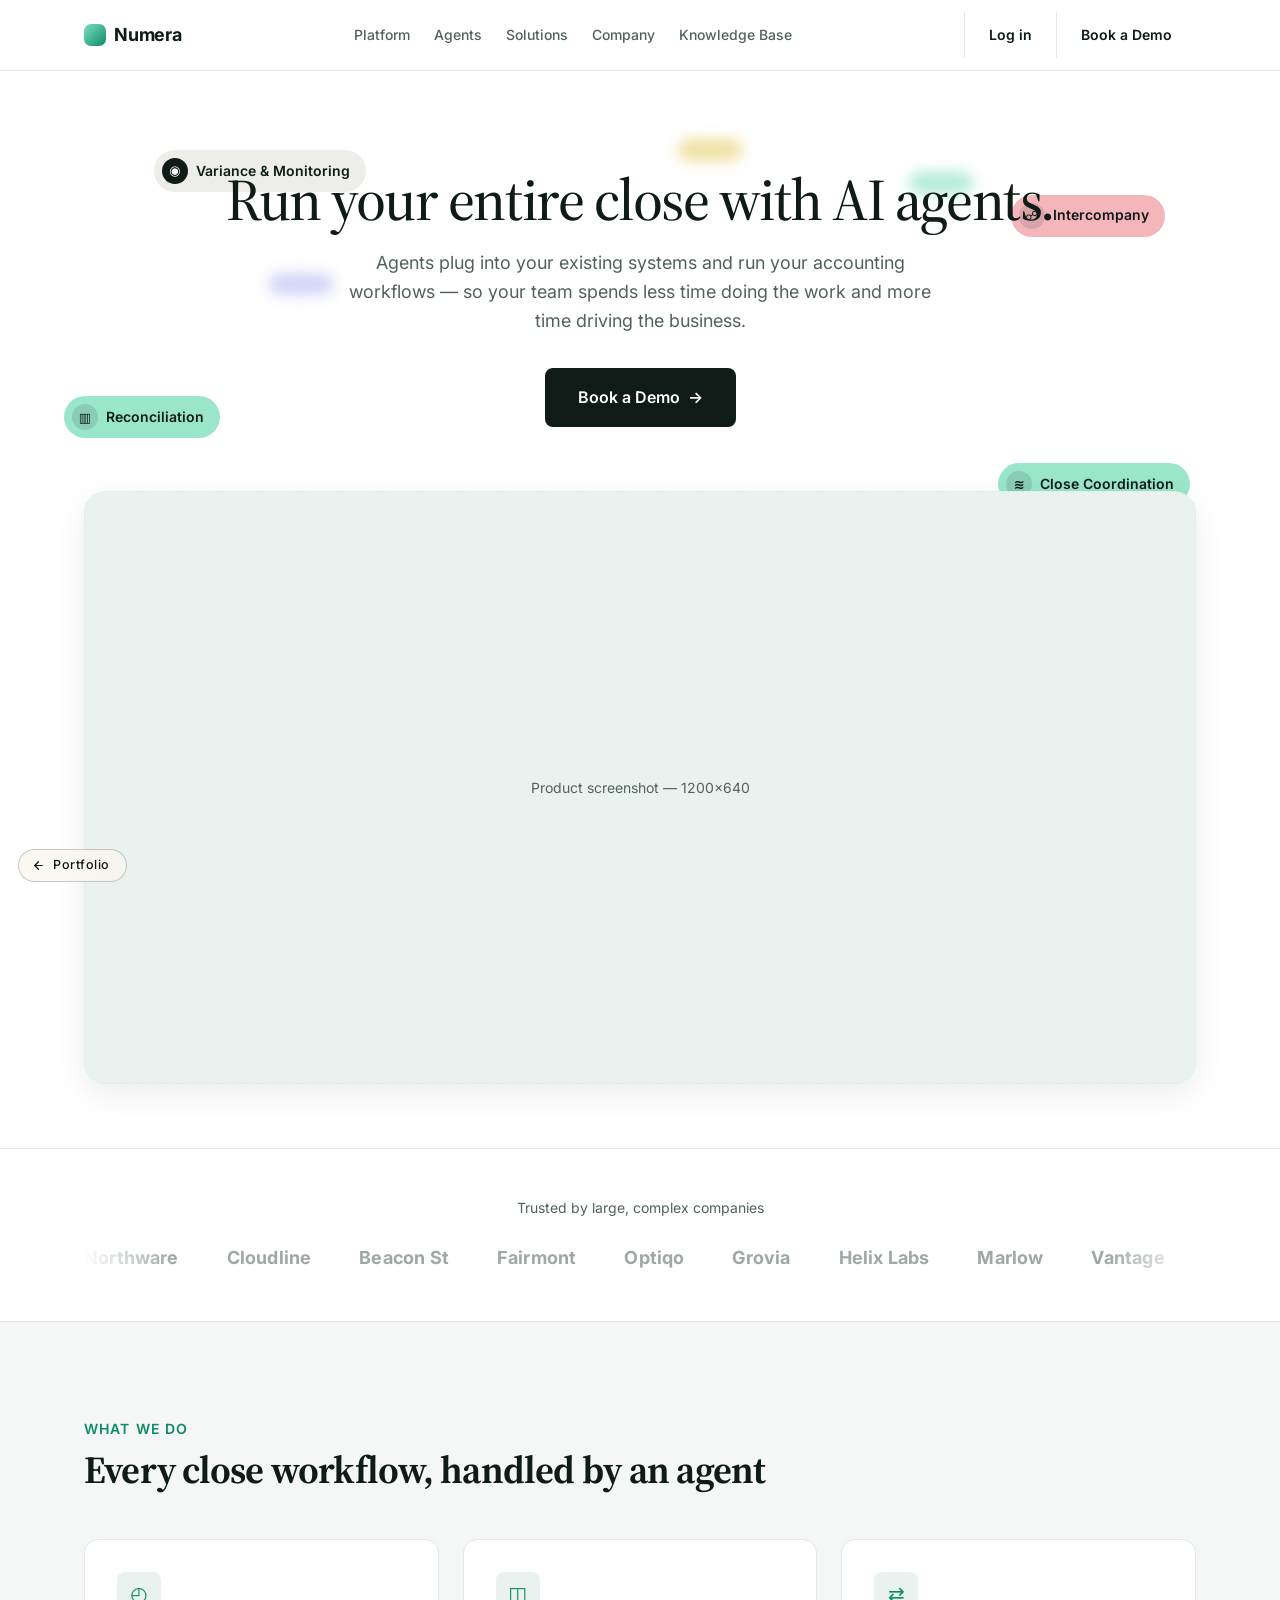
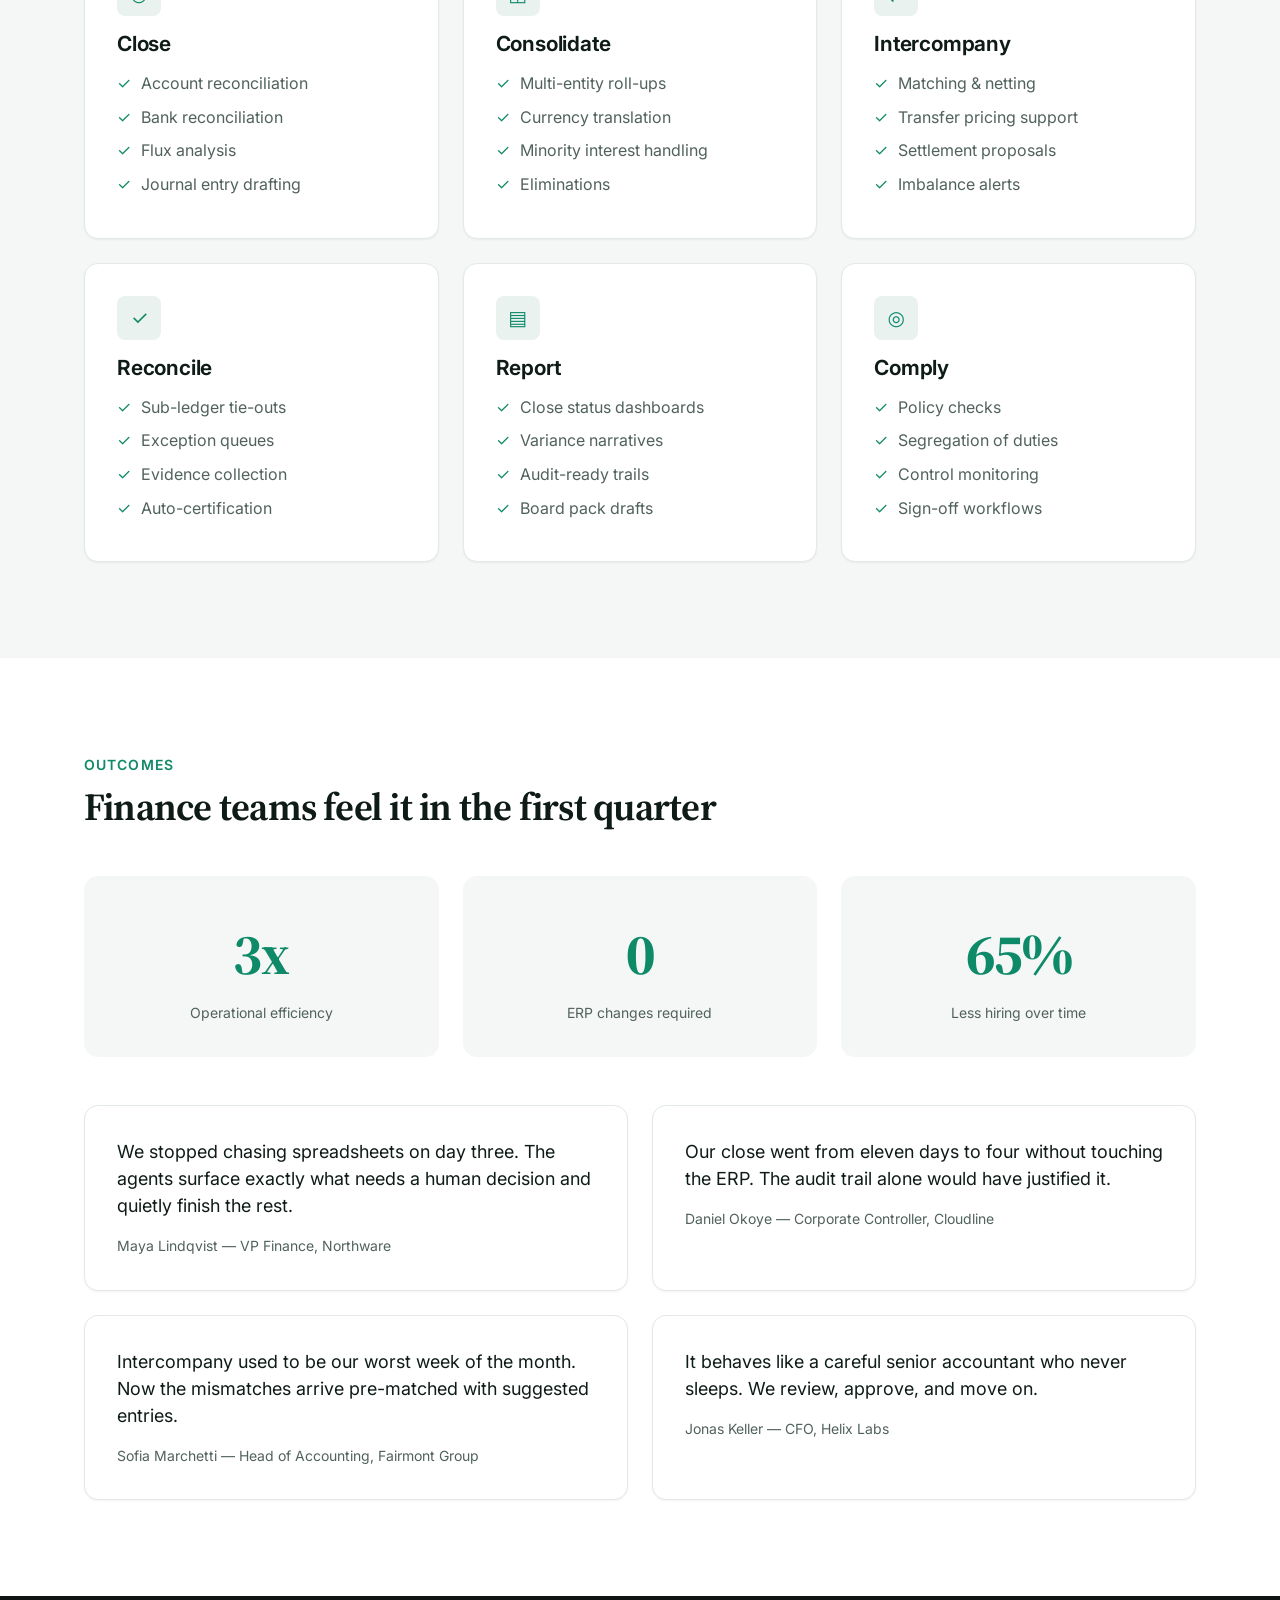
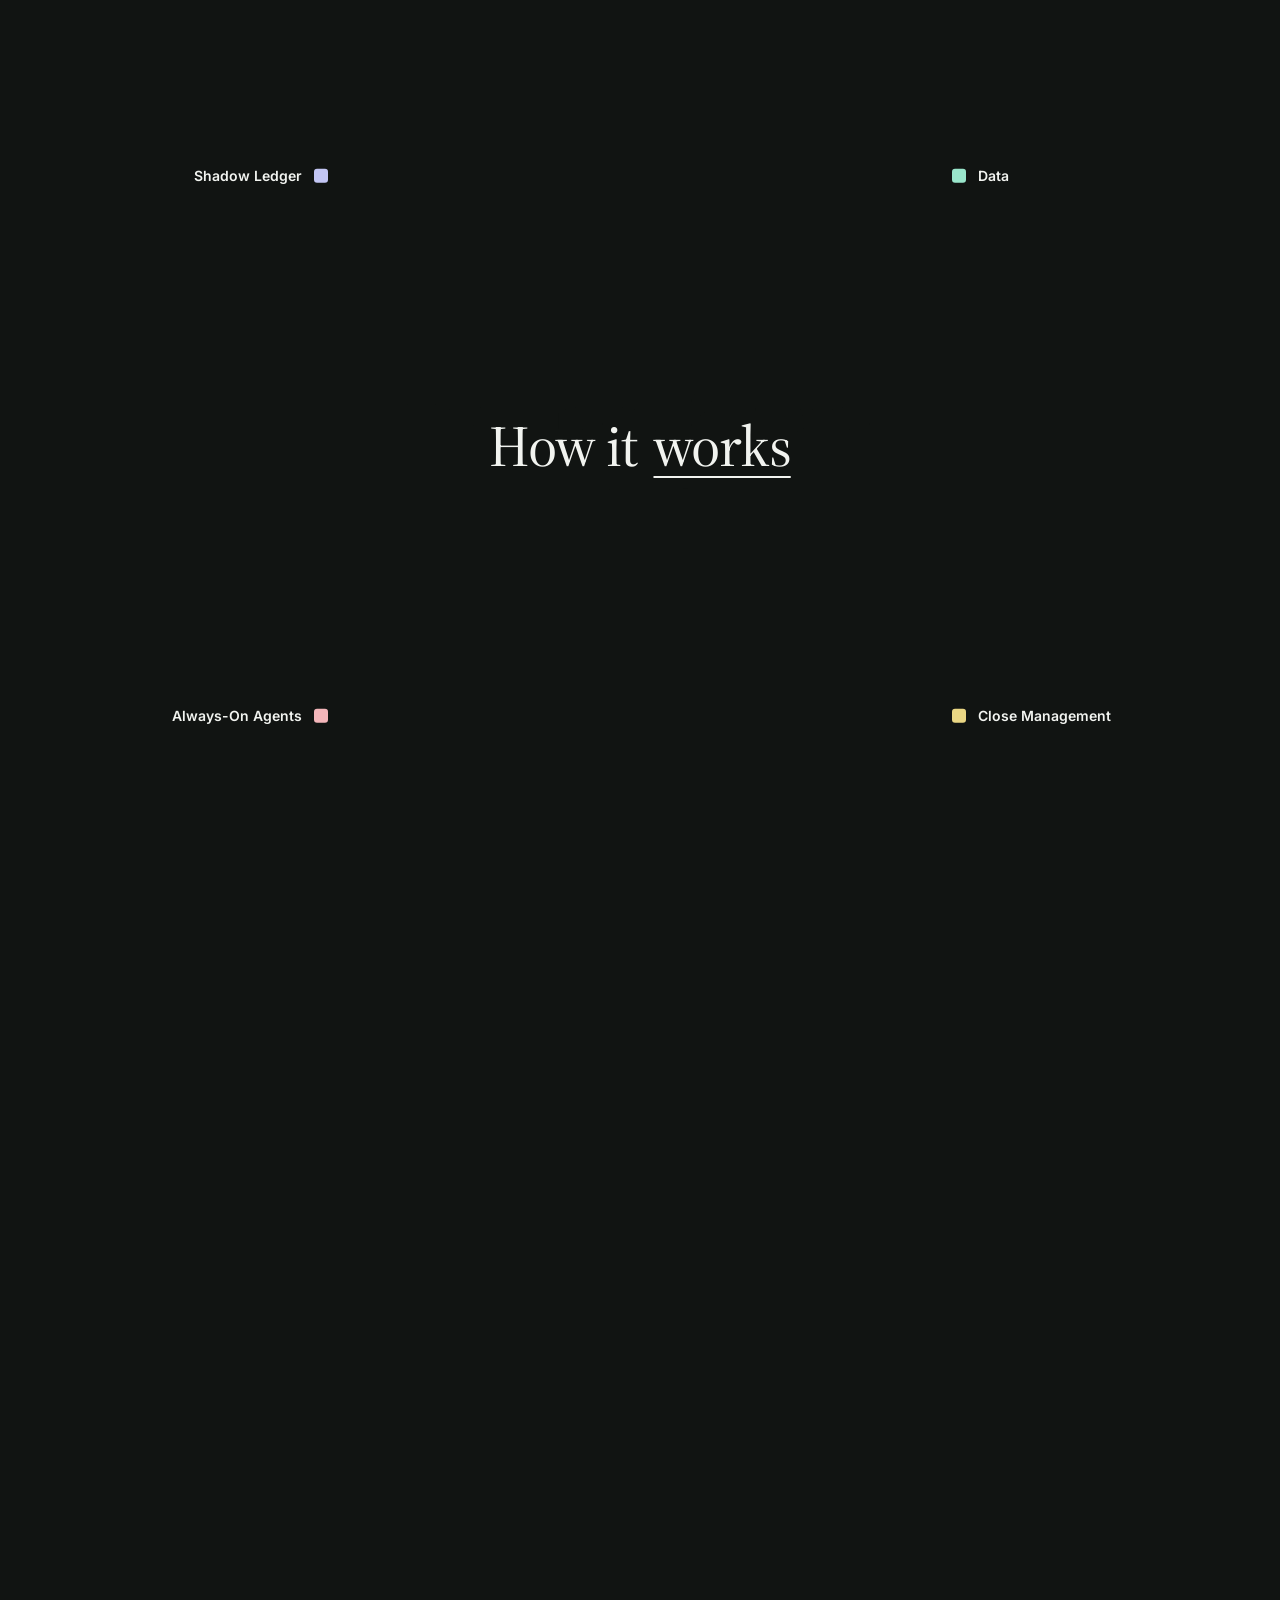
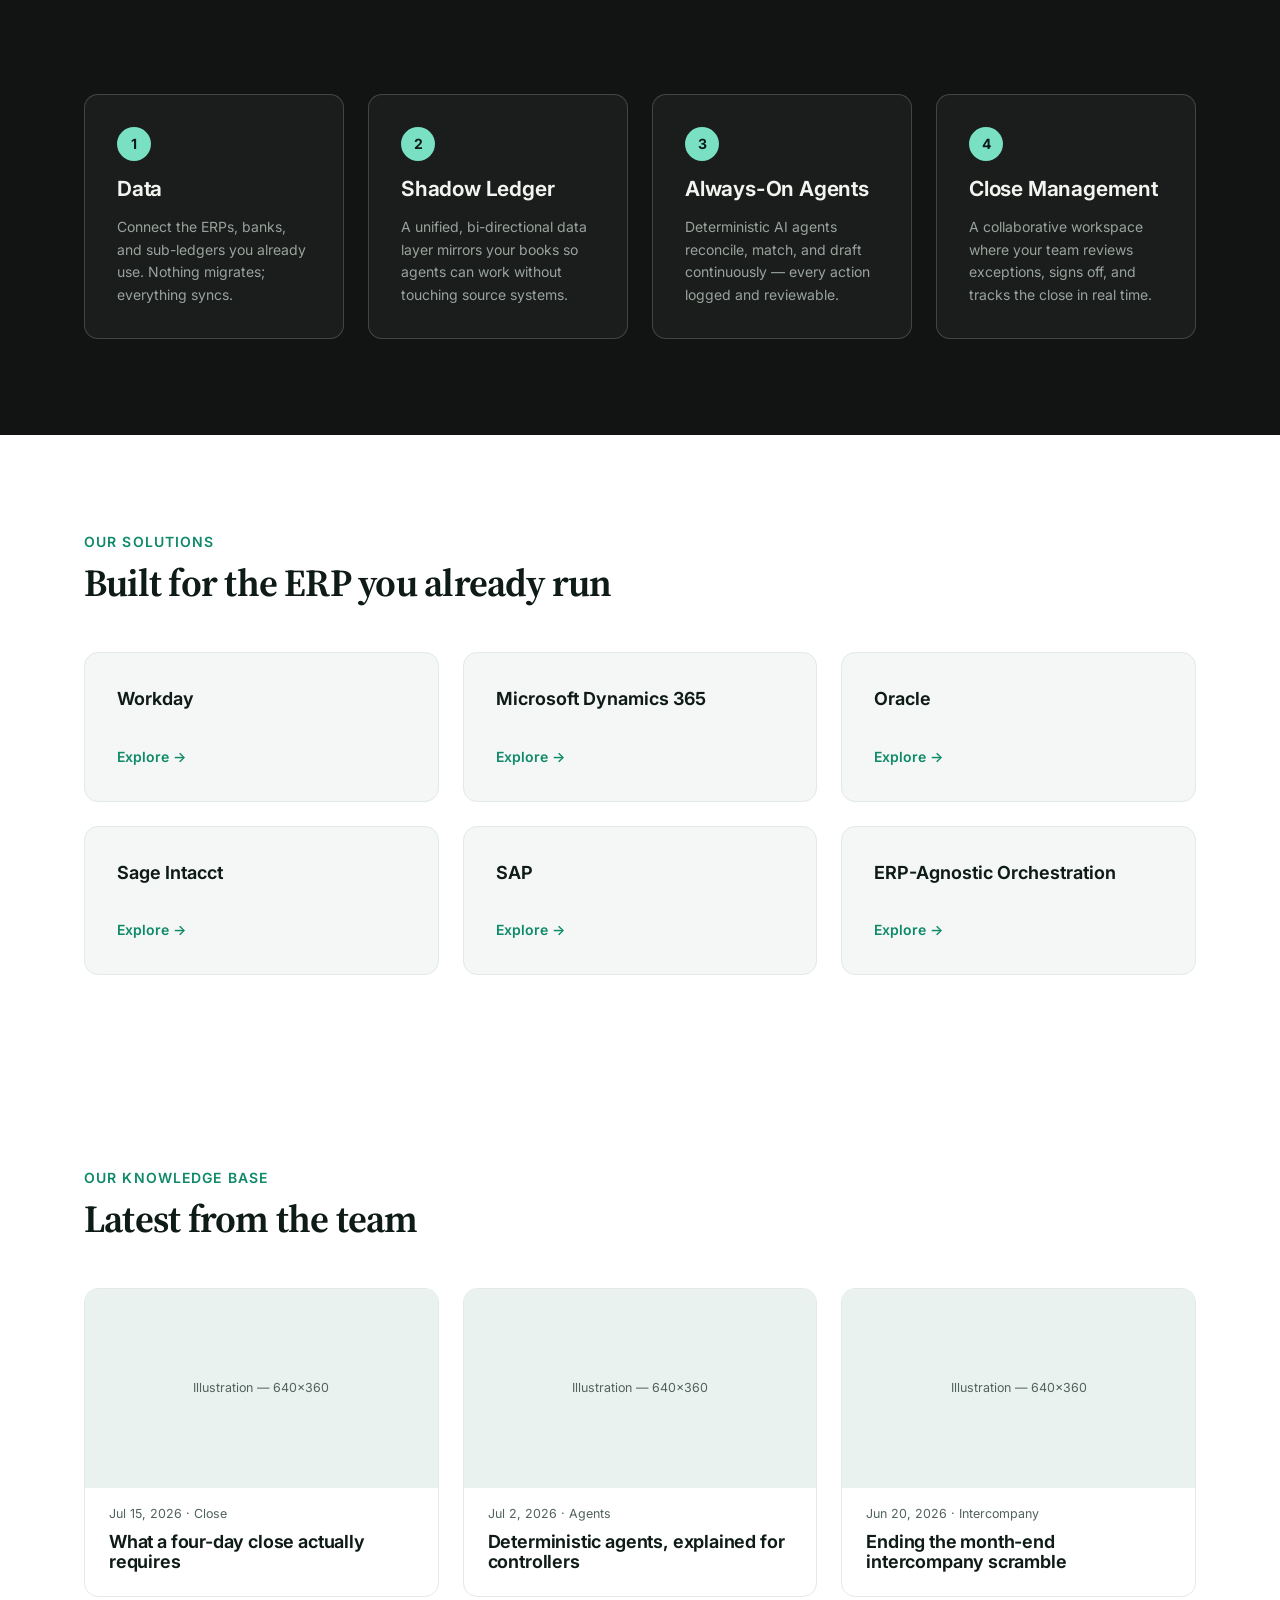
<file: nominal-clone/index.html>
<!doctype html>
<html lang="en">
<head>
  <meta charset="utf-8">
  <meta name="viewport" content="width=device-width, initial-scale=1">
  <title>Numera v25 — AI Agents for Accounting</title>
  <meta name="description" content="An AI agent platform that runs your financial close on top of the ERP you already have.">
  <meta property="og:title" content="Numera v25 — AI Agents for Accounting">
  <meta property="og:description" content="An AI agent platform that runs your financial close on top of the ERP you already have.">
  <meta property="og:type" content="website">
  <meta name="twitter:card" content="summary">
  <meta name="twitter:title" content="Numera v25 — AI Agents for Accounting">
  <meta name="twitter:description" content="An AI agent platform that runs your financial close on top of the ERP you already have.">
  <link rel="icon" href="data:image/svg+xml,%3Csvg%20xmlns%3D%27http%3A%2F%2Fwww.w3.org%2F2000%2Fsvg%27%20width%3D%2732%27%20height%3D%2732%27%20viewBox%3D%270%200%2032%2032%27%3E%3Crect%20width%3D%2732%27%20height%3D%2732%27%20rx%3D%277%27%20fill%3D%27%2316171a%27%2F%3E%3Ctext%20x%3D%2716%27%20y%3D%2723%27%20font-family%3D%22Inter%2Csystem-ui%2Csans-serif%22%20font-size%3D%2720%27%20font-weight%3D%27600%27%20text-anchor%3D%27middle%27%20fill%3D%27%23f5f4f2%27%3EN%3C%2Ftext%3E%3C%2Fsvg%3E">
  <link rel="preconnect" href="https://fonts.googleapis.com">
  <link rel="preconnect" href="https://fonts.gstatic.com" crossorigin>
  <link rel="stylesheet" href="https://fonts.googleapis.com/css2?family=Source+Serif+4:opsz,wght@8..60,400;8..60,500&family=Inter:wght@400;500;600;700&display=swap">
  <link rel="stylesheet" href="css/tokens.css">
  <link rel="stylesheet" href="css/styles.css">
</head>
<body>

  <header id="nav" class="section-nav">
    <div class="container nav-inner">
      <a class="brand" href="#hero" aria-label="Home">
        <span class="brand-mark" aria-hidden="true"></span>Numera
      </a>
      <nav class="nav-links" aria-label="Main">
        <a href="#how-it-works">Platform</a>
        <a href="#pillars">Agents</a>
        <a href="#erp">Solutions</a>
        <a href="#outcomes">Company</a>
        <a href="#blog">Knowledge Base</a>
      </nav>
      <div class="nav-cta">
        <a class="nav-cta-link" href="#cta">Log in</a>
        <a class="nav-cta-link" href="#cta">Book a Demo</a>
      </div>
    </div>
  </header>

  <section id="hero" class="section-hero">
    <div class="hero-field" aria-hidden="true">
      <span class="hero-badge b-gray f-1" style="top:14%;left:12%"><i class="badge-dot d-ink">◉</i>Variance &amp; Monitoring</span>
      <span class="hero-badge b-pink f-2" style="top:22%;right:9%"><i class="badge-dot d-pink">☍</i>Intercompany</span>
      <span class="hero-badge b-mint f-3" style="top:58%;left:5%"><i class="badge-dot d-mint">▥</i>Reconciliation</span>
      <span class="hero-badge b-mint f-4" style="top:70%;right:7%"><i class="badge-dot d-mint">≋</i>Close Coordination</span>
      <span class="hero-badge b-yellow f-5" style="bottom:8%;left:26%"><i class="badge-dot d-yellow">☰</i>Matching</span>
      <span class="hero-badge b-lavender f-6" style="bottom:4%;right:26%"><i class="badge-dot d-lavender">≡</i>Journal Entry</span>
      <span class="hero-blob b-yellow f-2" style="top:12%;left:53%"></span>
      <span class="hero-blob b-mint f-5" style="top:18%;right:24%"></span>
      <span class="hero-blob b-lavender f-3" style="top:36%;left:21%"></span>
      <span class="hero-blob b-pink f-1" style="bottom:12%;left:11%"></span>
      <span class="hero-blob b-mint f-6" style="bottom:18%;right:13%"></span>
    </div>
    <div class="container hero-inner">
      <h1 data-reveal>Run your entire close with AI&nbsp;agents.</h1>
      <p class="hero-sub" data-reveal>Agents plug into your existing systems and run your accounting workflows — so your team spends less time doing the work and more time driving the business.</p>
      <div class="hero-actions" data-reveal>
        <a class="btn btn-dark btn-lg" href="#cta">Book a Demo <span aria-hidden="true">→</span></a>
      </div>
      <div class="hero-visual" data-reveal>
        <div class="hero-placeholder" role="img" aria-label="Product dashboard preview placeholder">
          <span>Product screenshot — 1200×640</span>
        </div>
      </div>
    </div>
  </section>

  <section id="logos" class="section-logos">
    <div class="container">
      <p class="logos-label">Trusted by large, complex companies</p>
      <div class="logo-strip" aria-label="Customer logos">
        <span class="logo-item">Northware</span>
        <span class="logo-item">Cloudline</span>
        <span class="logo-item">Beacon&nbsp;St</span>
        <span class="logo-item">Fairmont</span>
        <span class="logo-item">Optiqo</span>
        <span class="logo-item">Grovia</span>
        <span class="logo-item">Helix&nbsp;Labs</span>
        <span class="logo-item">Marlow</span>
        <span class="logo-item">Vantage</span>
        <span class="logo-item">Peakline</span>
        <span class="logo-item">Arcadia</span>
        <span class="logo-item">Solstice</span>
        <span class="logo-item">Kestrel</span>
      </div>
    </div>
  </section>

  <section id="pillars" class="section-pillars">
    <div class="container">
      <p class="eyebrow" data-reveal>What we do</p>
      <h2 data-reveal>Every close workflow, handled by an agent</h2>
      <div class="card-grid cols-3">
        <article class="card" data-reveal>
          <div class="card-icon" aria-hidden="true">◴</div>
          <h3>Close</h3>
          <ul class="card-list">
            <li>Account reconciliation</li>
            <li>Bank reconciliation</li>
            <li>Flux analysis</li>
            <li>Journal entry drafting</li>
          </ul>
        </article>
        <article class="card" data-reveal>
          <div class="card-icon" aria-hidden="true">◫</div>
          <h3>Consolidate</h3>
          <ul class="card-list">
            <li>Multi-entity roll-ups</li>
            <li>Currency translation</li>
            <li>Minority interest handling</li>
            <li>Eliminations</li>
          </ul>
        </article>
        <article class="card" data-reveal>
          <div class="card-icon" aria-hidden="true">⇄</div>
          <h3>Intercompany</h3>
          <ul class="card-list">
            <li>Matching &amp; netting</li>
            <li>Transfer pricing support</li>
            <li>Settlement proposals</li>
            <li>Imbalance alerts</li>
          </ul>
        </article>
        <article class="card" data-reveal>
          <div class="card-icon" aria-hidden="true">✓</div>
          <h3>Reconcile</h3>
          <ul class="card-list">
            <li>Sub-ledger tie-outs</li>
            <li>Exception queues</li>
            <li>Evidence collection</li>
            <li>Auto-certification</li>
          </ul>
        </article>
        <article class="card" data-reveal>
          <div class="card-icon" aria-hidden="true">▤</div>
          <h3>Report</h3>
          <ul class="card-list">
            <li>Close status dashboards</li>
            <li>Variance narratives</li>
            <li>Audit-ready trails</li>
            <li>Board pack drafts</li>
          </ul>
        </article>
        <article class="card" data-reveal>
          <div class="card-icon" aria-hidden="true">◎</div>
          <h3>Comply</h3>
          <ul class="card-list">
            <li>Policy checks</li>
            <li>Segregation of duties</li>
            <li>Control monitoring</li>
            <li>Sign-off workflows</li>
          </ul>
        </article>
      </div>
    </div>
  </section>

  <section id="outcomes" class="section-outcomes">
    <div class="container">
      <p class="eyebrow" data-reveal>Outcomes</p>
      <h2 data-reveal>Finance teams feel it in the first quarter</h2>
      <div class="stat-row">
        <div class="stat" data-reveal>
          <span class="stat-number">3x</span>
          <span class="stat-label">Operational efficiency</span>
        </div>
        <div class="stat" data-reveal>
          <span class="stat-number">0</span>
          <span class="stat-label">ERP changes required</span>
        </div>
        <div class="stat" data-reveal>
          <span class="stat-number">65%</span>
          <span class="stat-label">Less hiring over time</span>
        </div>
      </div>
      <div class="quote-grid">
        <figure class="quote-card" data-reveal>
          <blockquote>We stopped chasing spreadsheets on day three. The agents surface exactly what needs a human decision and quietly finish the rest.</blockquote>
          <figcaption>Maya Lindqvist — VP Finance, Northware</figcaption>
        </figure>
        <figure class="quote-card" data-reveal>
          <blockquote>Our close went from eleven days to four without touching the ERP. The audit trail alone would have justified it.</blockquote>
          <figcaption>Daniel Okoye — Corporate Controller, Cloudline</figcaption>
        </figure>
        <figure class="quote-card" data-reveal>
          <blockquote>Intercompany used to be our worst week of the month. Now the mismatches arrive pre-matched with suggested entries.</blockquote>
          <figcaption>Sofia Marchetti — Head of Accounting, Fairmont Group</figcaption>
        </figure>
        <figure class="quote-card" data-reveal>
          <blockquote>It behaves like a careful senior accountant who never sleeps. We review, approve, and move on.</blockquote>
          <figcaption>Jonas Keller — CFO, Helix Labs</figcaption>
        </figure>
      </div>
    </div>
  </section>

  <section id="how-it-works" class="section-how">
    <div class="how-scroll">
      <div class="how-stage">
        <div class="rig" aria-hidden="true">
          <svg class="constellation-lines" viewBox="0 0 100 100" preserveAspectRatio="none">
            <line x1="25" y1="20" x2="75" y2="20" />
            <line x1="75" y1="20" x2="75" y2="80" />
            <line x1="25" y1="80" x2="75" y2="80" />
            <line x1="25" y1="20" x2="25" y2="80" />
          </svg>
          <span class="node n-tl" style="left:25%;top:20%"><i class="node-dot d-lavender"></i><em>Shadow Ledger</em></span>
          <span class="node n-tr" style="left:75%;top:20%"><i class="node-dot d-mint"></i><em>Data</em></span>
          <span class="node n-bl" style="left:25%;top:80%"><i class="node-dot d-pink"></i><em>Always-On Agents</em></span>
          <span class="node n-br" style="left:75%;top:80%"><i class="node-dot d-yellow"></i><em>Close Management</em></span>
        </div>
        <h2 class="how-title">How it <span class="type-u"><span id="type-word">works</span></span></h2>
        <div class="final-title">
          <h2>The Numera Platform</h2>
          <a class="btn btn-outline" href="#erp">Explore More <span aria-hidden="true">→</span></a>
        </div>
        <div class="step-scene" data-accent="mint">
          <div class="step-art">
            <div class="art-pos" style="left:50%;top:40%"><div class="art-box" data-depth="26" style="width:260px"><span class="art-label">Banks</span><i class="bar w7 hl"></i><i class="bar w4"></i><i class="bar w5"></i></div></div>
            <div class="art-pos" style="left:40%;top:63%"><div class="art-box" style="width:265px"><span class="art-label">ERPs</span><div class="grid4"><span class="cell"></span><span class="cell hl"></span><span class="cell"></span><span class="cell"></span></div></div></div>
            <div class="art-pos" style="left:62%;top:64%"><div class="art-box" style="width:310px"><span class="art-label">Procurement</span><div class="flow"><span class="cell"></span><span class="cell"></span><span class="cell hl"></span></div></div></div>
          </div>
          <aside class="step-panel">
            <div class="panel-head"><h3>Data</h3><span class="panel-num">01</span></div>
            <p>Connects to the systems you already run — your stack stays, nothing migrates.</p>
            <ul><li>Works with every major ERP</li><li>Bank and card feeds</li><li>Procurement systems</li></ul>
          </aside>
        </div>
        <div class="step-scene" data-accent="lavender">
          <div class="step-art">
            <div class="art-pos" style="left:50%;top:34%"><div class="art-box" data-depth="26" style="width:280px"><span class="art-label">Built for continuous close</span><div class="donut"></div></div></div>
            <div class="art-pos" style="left:39%;top:64%"><div class="art-box" style="width:270px"><span class="art-label">Multi-entity consolidation</span><i class="pill hl"></i><i class="pill"></i><i class="pill"></i></div></div>
            <div class="art-pos" style="left:63%;top:65%"><div class="art-box" style="width:300px"><span class="art-label">Intercompany</span><div class="grid4"><span class="cell hl"></span><span class="cell"></span><span class="cell"></span><span class="cell"></span></div></div></div>
          </div>
          <aside class="step-panel">
            <div class="panel-head"><h3>Shadow Ledger</h3><span class="panel-num">02</span></div>
            <p>A unified, bi-directional ledger across entities, systems, and currencies.</p>
            <ul><li>Multi-entity roll-ups</li><li>Intercompany management</li><li>Multi-book reporting</li></ul>
          </aside>
        </div>
        <div class="step-scene" data-accent="pink">
          <div class="step-art">
            <div class="art-pos" style="left:43%;top:29%"><div class="art-box" style="width:270px"><span class="art-label">Deterministic agents</span><i class="pill hl"></i><i class="pill"></i><i class="pill"></i></div></div>
            <div class="art-pos" style="left:61%;top:39%"><div class="art-box" style="width:260px"><span class="art-label">Resolution agents</span><i class="pill"></i><i class="pill hl"></i></div></div>
            <div class="art-pos" style="left:40%;top:62%"><div class="art-box" style="width:250px"><span class="art-label">Variance analysis</span><div class="area"></div></div></div>
            <div class="art-pos" style="left:61%;top:72%"><div class="art-box" style="width:295px"><span class="art-label">Policy enforcement</span><i class="pill"></i><i class="pill hl"></i></div></div>
          </div>
          <aside class="step-panel">
            <div class="panel-head"><h3>Always-On Agents</h3><span class="panel-num">03</span></div>
            <p>Deterministic agents built for accuracy, auditability, and control.</p>
            <ul><li>Matching and reconciliation</li><li>Variance analysis</li><li>Policy enforcement</li><li>Discrepancy resolution</li></ul>
          </aside>
        </div>
        <div class="step-scene" data-accent="yellow">
          <div class="step-art">
            <div class="art-pos" style="left:41%;top:37%"><div class="art-box" style="width:230px"><span class="art-label">Feedback loops</span><i class="pill hl"></i><i class="bar w6"></i></div></div>
            <div class="art-pos" style="left:57%;top:45%"><div class="art-box" data-depth="26" style="width:215px"><span class="art-label">Approval workflows</span><i class="bar w6 hl"></i><i class="bar w5"></i><i class="bar w4"></i></div></div>
            <div class="art-pos" style="left:42%;top:64%"><div class="art-box" style="width:245px"><span class="art-label">Full audit trail</span><i class="bar w7"></i><i class="bar w3"></i></div></div>
          </div>
          <aside class="step-panel">
            <div class="panel-head"><h3>Close Management</h3><span class="panel-num">04</span></div>
            <p>A shared workspace where agents and humans collaborate — your team stays in control.</p>
            <ul><li>Approval workflows at every step</li><li>Full audit trail for every action</li><li>Feedback loops that improve accuracy</li></ul>
          </aside>
        </div>
      </div>
    </div>
    <div class="container">
      <div class="steps">
        <article class="step" data-reveal>
          <span class="step-num">1</span>
          <h3>Data</h3>
          <p>Connect the ERPs, banks, and sub-ledgers you already use. Nothing migrates; everything syncs.</p>
        </article>
        <article class="step" data-reveal>
          <span class="step-num">2</span>
          <h3>Shadow Ledger</h3>
          <p>A unified, bi-directional data layer mirrors your books so agents can work without touching source systems.</p>
        </article>
        <article class="step" data-reveal>
          <span class="step-num">3</span>
          <h3>Always-On Agents</h3>
          <p>Deterministic AI agents reconcile, match, and draft continuously — every action logged and reviewable.</p>
        </article>
        <article class="step" data-reveal>
          <span class="step-num">4</span>
          <h3>Close Management</h3>
          <p>A collaborative workspace where your team reviews exceptions, signs off, and tracks the close in real time.</p>
        </article>
      </div>
    </div>
  </section><!-- /how-it-works -->

  <section id="erp" class="section-erp">
    <div class="container">
      <p class="eyebrow" data-reveal>Our solutions</p>
      <h2 data-reveal>Built for the ERP you already run</h2>
      <div class="erp-grid">
        <a class="erp-card" href="#cta" data-reveal><span class="erp-name">Workday</span><span class="erp-link">Explore →</span></a>
        <a class="erp-card" href="#cta" data-reveal><span class="erp-name">Microsoft Dynamics 365</span><span class="erp-link">Explore →</span></a>
        <a class="erp-card" href="#cta" data-reveal><span class="erp-name">Oracle</span><span class="erp-link">Explore →</span></a>
        <a class="erp-card" href="#cta" data-reveal><span class="erp-name">Sage Intacct</span><span class="erp-link">Explore →</span></a>
        <a class="erp-card" href="#cta" data-reveal><span class="erp-name">SAP</span><span class="erp-link">Explore →</span></a>
        <a class="erp-card" href="#cta" data-reveal><span class="erp-name">ERP-Agnostic Orchestration</span><span class="erp-link">Explore →</span></a>
      </div>
    </div>
  </section>

  <section id="blog" class="section-blog">
    <div class="container">
      <p class="eyebrow" data-reveal>Our knowledge base</p>
      <h2 data-reveal>Latest from the team</h2>
      <div class="card-grid cols-3">
        <a class="blog-card" href="#cta" data-reveal>
          <div class="blog-image" role="img" aria-label="Article illustration placeholder"><span>Illustration — 640×360</span></div>
          <div class="blog-meta"><time datetime="2026-07-15">Jul 15, 2026</time> · Close</div>
          <h3>What a four-day close actually requires</h3>
        </a>
        <a class="blog-card" href="#cta" data-reveal>
          <div class="blog-image" role="img" aria-label="Article illustration placeholder"><span>Illustration — 640×360</span></div>
          <div class="blog-meta"><time datetime="2026-07-02">Jul 2, 2026</time> · Agents</div>
          <h3>Deterministic agents, explained for controllers</h3>
        </a>
        <a class="blog-card" href="#cta" data-reveal>
          <div class="blog-image" role="img" aria-label="Article illustration placeholder"><span>Illustration — 640×360</span></div>
          <div class="blog-meta"><time datetime="2026-06-20">Jun 20, 2026</time> · Intercompany</div>
          <h3>Ending the month-end intercompany scramble</h3>
        </a>
      </div>
    </div>
  </section>

  <section id="cta" class="section-cta">
    <div class="container cta-inner">
      <h2 data-reveal>Move from doing the work to running the business</h2>
      <a class="btn btn-primary btn-lg" href="#nav" data-reveal>Book a Demo</a>
    </div>
  </section>

  <footer id="footer" class="section-footer">
    <div class="container">
      <div class="footer-grid">
        <div class="footer-brand">
          <a class="brand brand-invert" href="#hero"><span class="brand-mark" aria-hidden="true"></span>Numera</a>
          <p>AI agents for the modern accounting team.</p>
        </div>
        <div class="footer-col">
          <h4>Meet Our Agents</h4>
          <a href="#pillars">Flux Analysis</a>
          <a href="#pillars">Bank Reconciliation</a>
          <a href="#pillars">Trigger Agents</a>
        </div>
        <div class="footer-col">
          <h4>Solutions by Use Case</h4>
          <a href="#pillars">Close Acceleration</a>
          <a href="#pillars">Intercompany Operations</a>
          <a href="#pillars">Consolidation</a>
        </div>
        <div class="footer-col">
          <h4>Solutions by ERP</h4>
          <a href="#erp">Workday</a>
          <a href="#erp">Oracle</a>
          <a href="#erp">SAP</a>
          <a href="#erp">Sage Intacct</a>
        </div>
        <div class="footer-col">
          <h4>Company</h4>
          <a href="#how-it-works">Platform</a>
          <a href="#outcomes">About</a>
          <a href="#cta">Careers</a>
          <a href="#cta">Security</a>
        </div>
        <div class="footer-col">
          <h4>Knowledge Base</h4>
          <a href="#blog">Blog</a>
          <a href="#blog">Case Studies</a>
          <a href="#blog">Events</a>
          <a href="#blog">Press</a>
        </div>
      </div>
      <div class="footer-bottom">
        <span>© 2026 Numera (demo recreation). All rights reserved.</span>
        <span><a href="#footer">Privacy</a> · <a href="#footer">Terms</a></span>
      </div>
    </div>
  </footer>

  <script src="js/choreo.js"></script>
  <script src="js/main.js"></script>

<style>
.backHome{position:fixed;left:18px;bottom:18px;z-index:400;display:inline-flex;align-items:center;gap:8px;
  padding:9px 16px 9px 13px;border-radius:999px;background:rgba(250,247,240,.78);color:#17150f;border:1px solid rgba(23,21,15,.22);
  -webkit-backdrop-filter:blur(10px);backdrop-filter:blur(10px);
  font:500 12.5px/1 'Inter',system-ui,sans-serif;letter-spacing:.04em;text-decoration:none;
  transition:background .25s,color .25s,transform .25s}
.backHome:hover{background:#17150f;color:#faf7f0;transform:translateY(-2px)}
.backHome svg{display:block}
html.demo .backHome{display:none}
</style>
<a class="backHome" href="../" title="Back to the portfolio">
<svg width="13" height="13" viewBox="0 0 24 24" fill="none" stroke="currentColor" stroke-width="2.2" stroke-linecap="round" stroke-linejoin="round"><path d="M19 12H5"/><path d="M12 19l-7-7 7-7"/></svg>
Portfolio</a>

<script>/* inside the portfolio layer, the pill closes the layer instead of navigating */
document.querySelectorAll('.backHome').forEach(b=>b.addEventListener('click',e=>{
  if(window.parent!==window){e.preventDefault();window.parent.postMessage({type:'pf-close'},'*')}}));
if(window.parent!==window)window.parent.postMessage({type:'pf-ready'},'*');
</script>
</body>
</html>
</file>
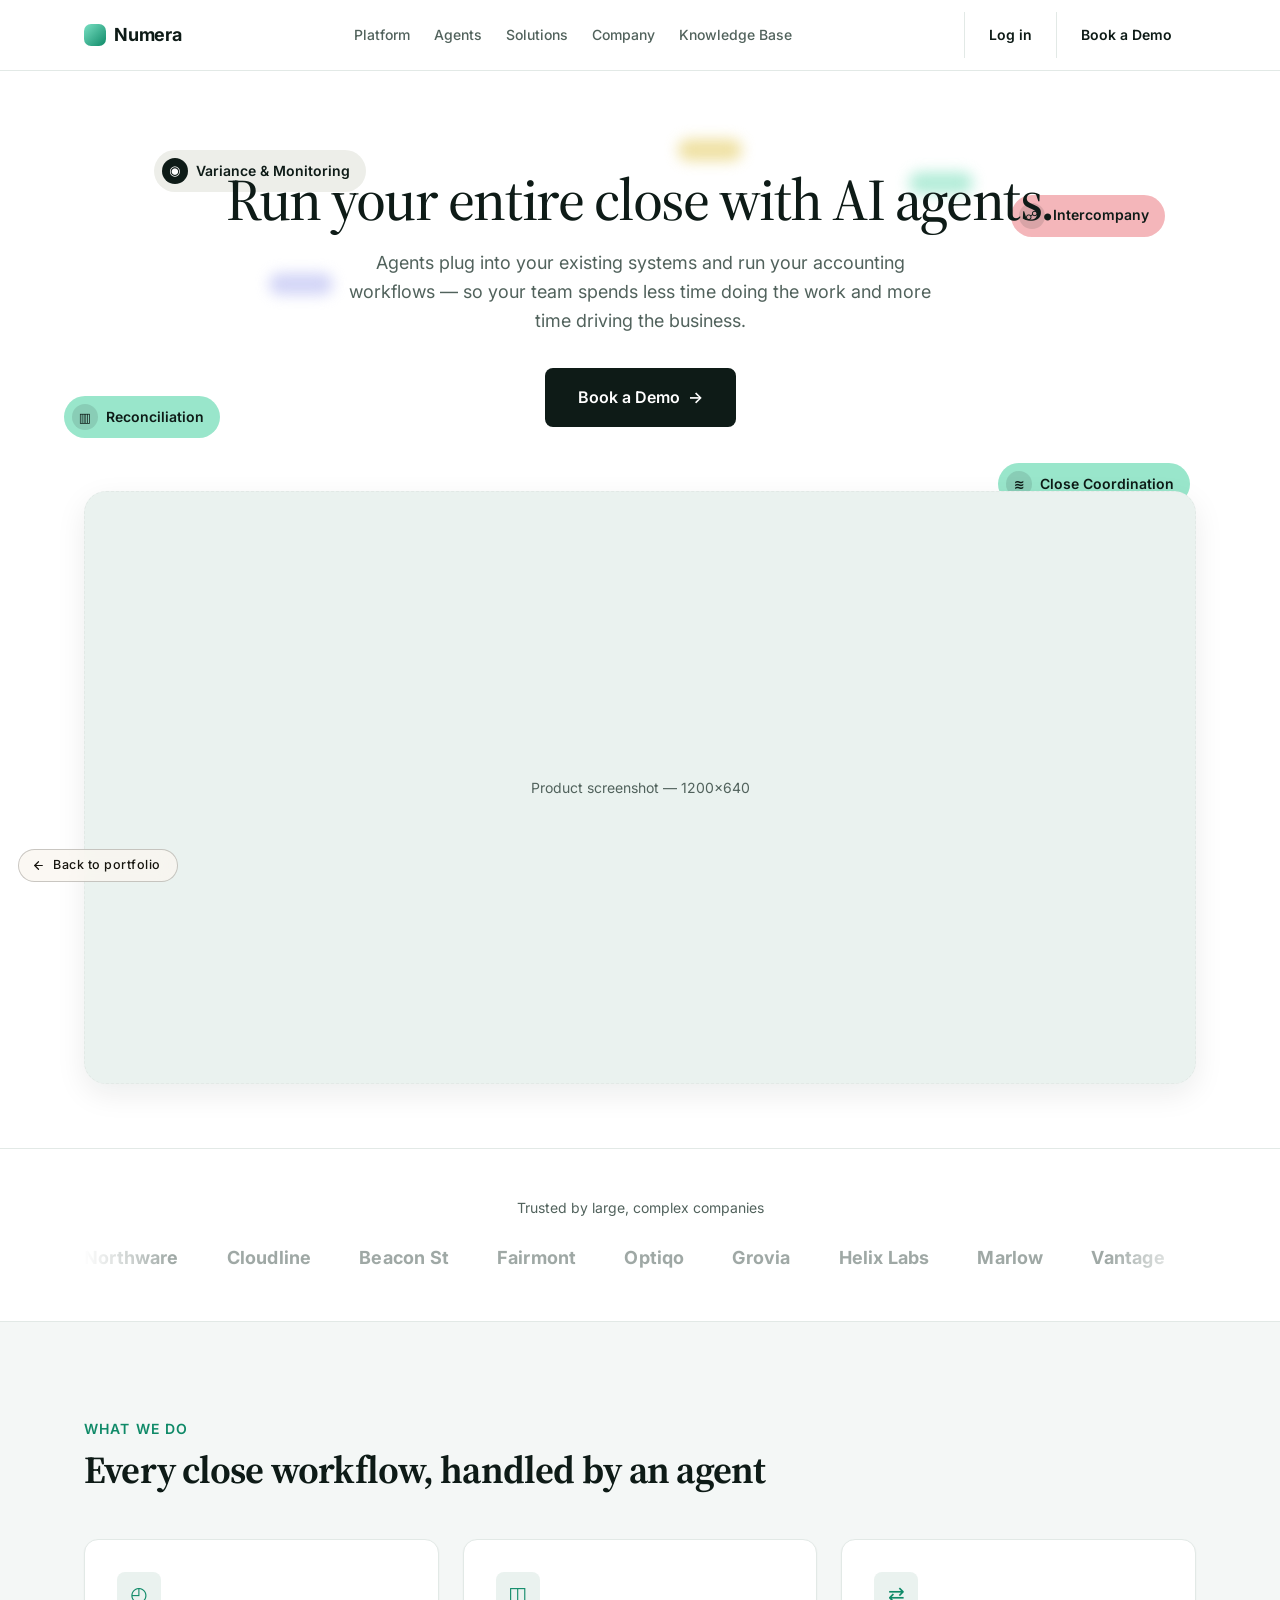
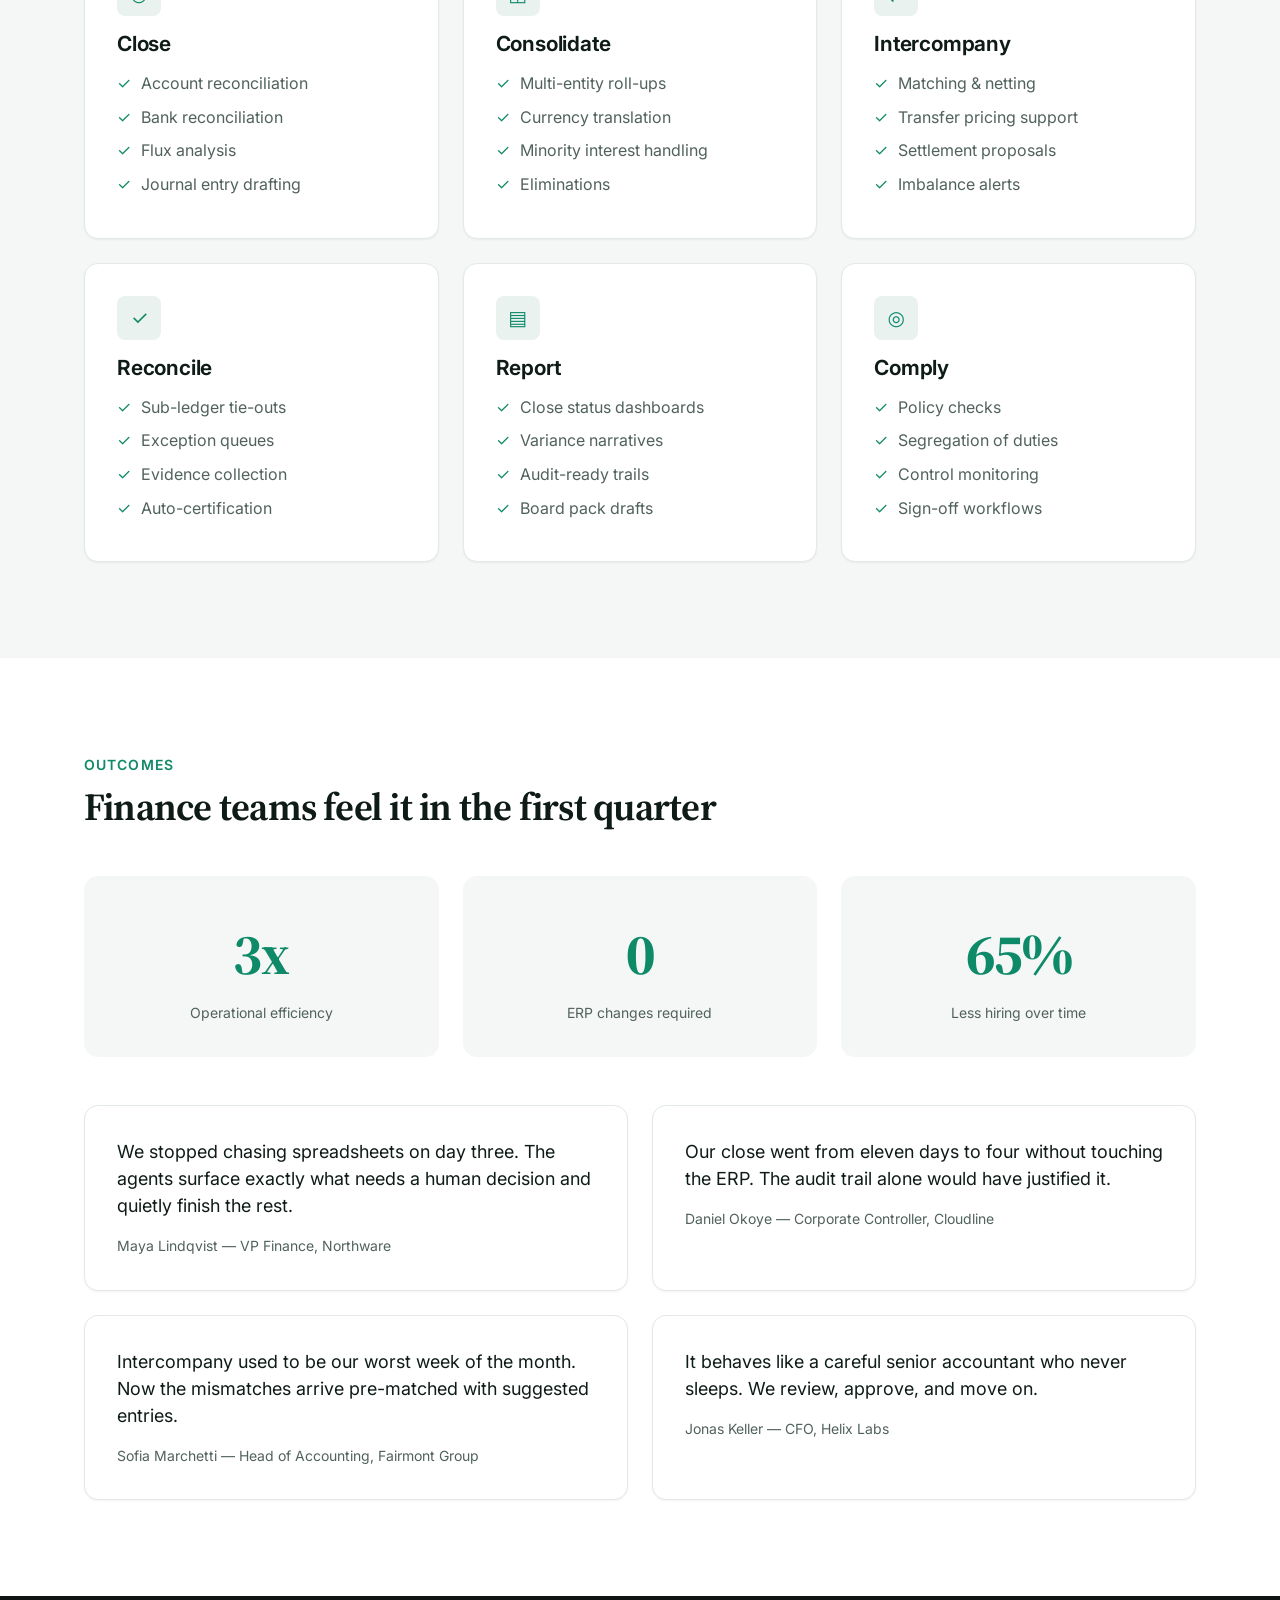
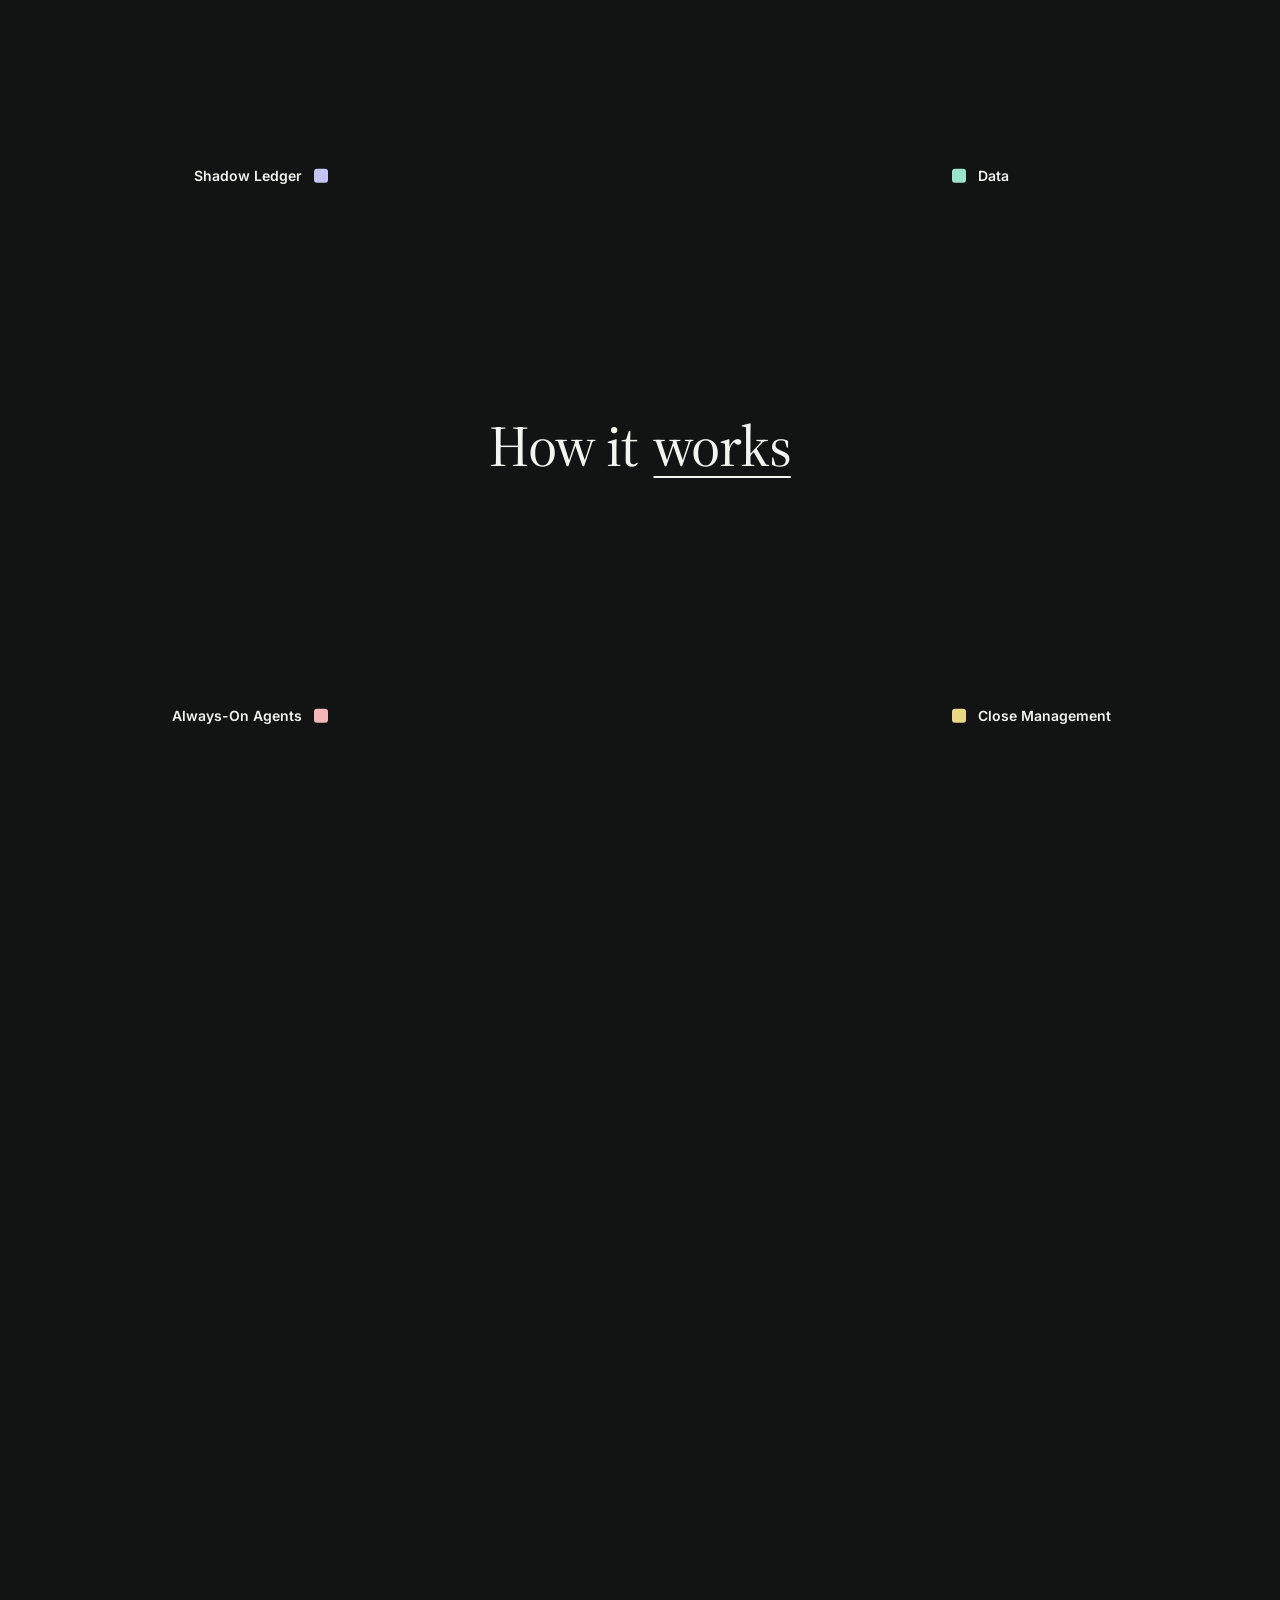
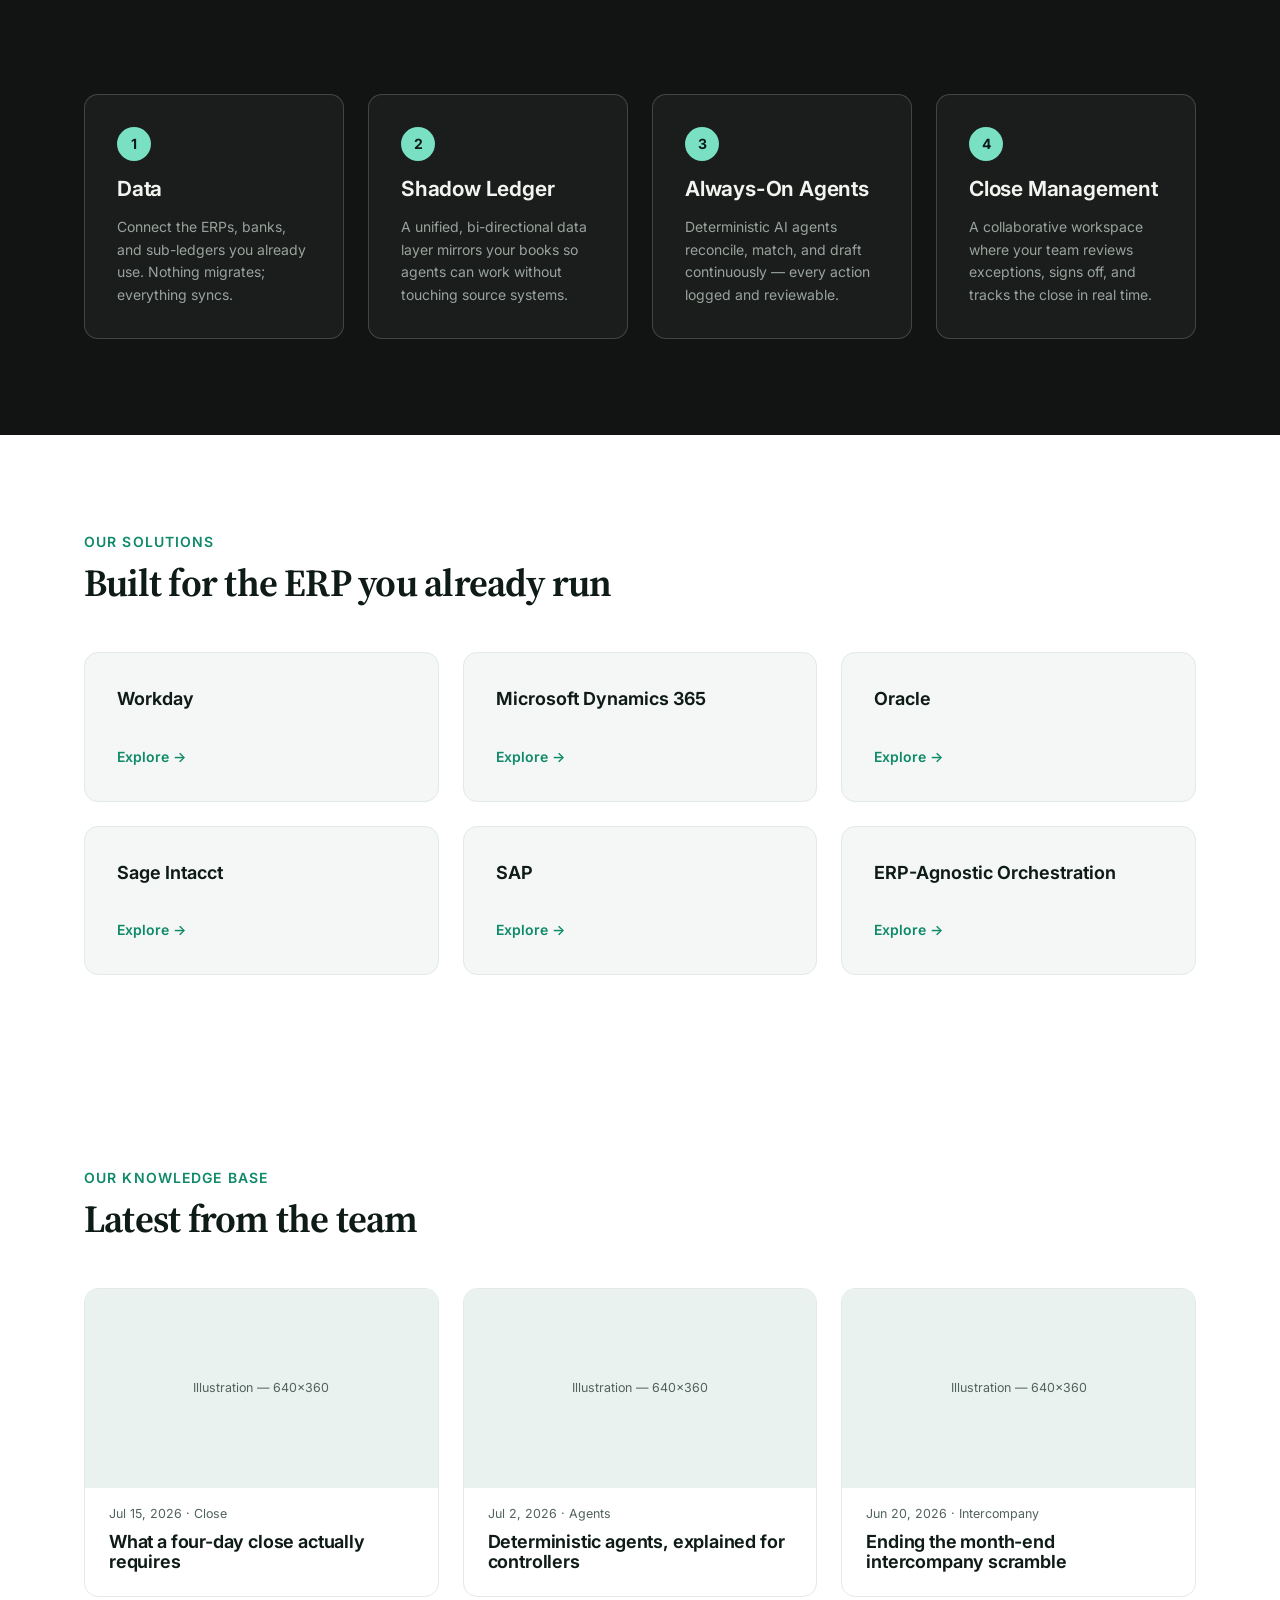
<file: numera/index.html>
<!doctype html>
<html lang="en">
<head>
  <meta charset="utf-8">
  <meta name="viewport" content="width=device-width, initial-scale=1">
  <title>Numera v25 — AI Agents for Accounting</title>
  <meta name="description" content="An AI agent platform that runs your financial close on top of the ERP you already have.">
  <meta property="og:title" content="Numera v25 — AI Agents for Accounting">
  <meta property="og:description" content="An AI agent platform that runs your financial close on top of the ERP you already have.">
  <meta property="og:type" content="website">
  <meta name="twitter:card" content="summary">
  <meta name="twitter:title" content="Numera v25 — AI Agents for Accounting">
  <meta name="twitter:description" content="An AI agent platform that runs your financial close on top of the ERP you already have.">
  <link rel="icon" href="data:image/svg+xml,%3Csvg%20xmlns%3D%27http%3A%2F%2Fwww.w3.org%2F2000%2Fsvg%27%20width%3D%2732%27%20height%3D%2732%27%20viewBox%3D%270%200%2032%2032%27%3E%3Crect%20width%3D%2732%27%20height%3D%2732%27%20rx%3D%277%27%20fill%3D%27%2316171a%27%2F%3E%3Ctext%20x%3D%2716%27%20y%3D%2723%27%20font-family%3D%22Inter%2Csystem-ui%2Csans-serif%22%20font-size%3D%2720%27%20font-weight%3D%27600%27%20text-anchor%3D%27middle%27%20fill%3D%27%23f5f4f2%27%3EN%3C%2Ftext%3E%3C%2Fsvg%3E">
  <link rel="preconnect" href="https://fonts.googleapis.com">
  <link rel="preconnect" href="https://fonts.gstatic.com" crossorigin>
  <link rel="stylesheet" href="https://fonts.googleapis.com/css2?family=Source+Serif+4:opsz,wght@8..60,400;8..60,500&family=Inter:wght@400;500;600;700&display=swap">
  <link rel="stylesheet" href="css/tokens.css">
  <link rel="stylesheet" href="css/styles.css">
</head>
<body>

  <header id="nav" class="section-nav">
    <div class="container nav-inner">
      <a class="brand" href="#hero" aria-label="Home">
        <span class="brand-mark" aria-hidden="true"></span>Numera
      </a>
      <nav class="nav-links" aria-label="Main">
        <a href="#how-it-works">Platform</a>
        <a href="#pillars">Agents</a>
        <a href="#erp">Solutions</a>
        <a href="#outcomes">Company</a>
        <a href="#blog">Knowledge Base</a>
      </nav>
      <div class="nav-cta">
        <a class="nav-cta-link" href="#cta">Log in</a>
        <a class="nav-cta-link" href="#cta">Book a Demo</a>
      </div>
    </div>
  </header>

  <section id="hero" class="section-hero">
    <div class="hero-field" aria-hidden="true">
      <span class="hero-badge b-gray f-1" style="top:14%;left:12%"><i class="badge-dot d-ink">◉</i>Variance &amp; Monitoring</span>
      <span class="hero-badge b-pink f-2" style="top:22%;right:9%"><i class="badge-dot d-pink">☍</i>Intercompany</span>
      <span class="hero-badge b-mint f-3" style="top:58%;left:5%"><i class="badge-dot d-mint">▥</i>Reconciliation</span>
      <span class="hero-badge b-mint f-4" style="top:70%;right:7%"><i class="badge-dot d-mint">≋</i>Close Coordination</span>
      <span class="hero-badge b-yellow f-5" style="bottom:8%;left:26%"><i class="badge-dot d-yellow">☰</i>Matching</span>
      <span class="hero-badge b-lavender f-6" style="bottom:4%;right:26%"><i class="badge-dot d-lavender">≡</i>Journal Entry</span>
      <span class="hero-blob b-yellow f-2" style="top:12%;left:53%"></span>
      <span class="hero-blob b-mint f-5" style="top:18%;right:24%"></span>
      <span class="hero-blob b-lavender f-3" style="top:36%;left:21%"></span>
      <span class="hero-blob b-pink f-1" style="bottom:12%;left:11%"></span>
      <span class="hero-blob b-mint f-6" style="bottom:18%;right:13%"></span>
    </div>
    <div class="container hero-inner">
      <h1 data-reveal>Run your entire close with AI&nbsp;agents.</h1>
      <p class="hero-sub" data-reveal>Agents plug into your existing systems and run your accounting workflows — so your team spends less time doing the work and more time driving the business.</p>
      <div class="hero-actions" data-reveal>
        <a class="btn btn-dark btn-lg" href="#cta">Book a Demo <span aria-hidden="true">→</span></a>
      </div>
      <div class="hero-visual" data-reveal>
        <div class="hero-placeholder" role="img" aria-label="Product dashboard preview placeholder">
          <span>Product screenshot — 1200×640</span>
        </div>
      </div>
    </div>
  </section>

  <section id="logos" class="section-logos">
    <div class="container">
      <p class="logos-label">Trusted by large, complex companies</p>
      <div class="logo-strip" aria-label="Customer logos">
        <span class="logo-item">Northware</span>
        <span class="logo-item">Cloudline</span>
        <span class="logo-item">Beacon&nbsp;St</span>
        <span class="logo-item">Fairmont</span>
        <span class="logo-item">Optiqo</span>
        <span class="logo-item">Grovia</span>
        <span class="logo-item">Helix&nbsp;Labs</span>
        <span class="logo-item">Marlow</span>
        <span class="logo-item">Vantage</span>
        <span class="logo-item">Peakline</span>
        <span class="logo-item">Arcadia</span>
        <span class="logo-item">Solstice</span>
        <span class="logo-item">Kestrel</span>
      </div>
    </div>
  </section>

  <section id="pillars" class="section-pillars">
    <div class="container">
      <p class="eyebrow" data-reveal>What we do</p>
      <h2 data-reveal>Every close workflow, handled by an agent</h2>
      <div class="card-grid cols-3">
        <article class="card" data-reveal>
          <div class="card-icon" aria-hidden="true">◴</div>
          <h3>Close</h3>
          <ul class="card-list">
            <li>Account reconciliation</li>
            <li>Bank reconciliation</li>
            <li>Flux analysis</li>
            <li>Journal entry drafting</li>
          </ul>
        </article>
        <article class="card" data-reveal>
          <div class="card-icon" aria-hidden="true">◫</div>
          <h3>Consolidate</h3>
          <ul class="card-list">
            <li>Multi-entity roll-ups</li>
            <li>Currency translation</li>
            <li>Minority interest handling</li>
            <li>Eliminations</li>
          </ul>
        </article>
        <article class="card" data-reveal>
          <div class="card-icon" aria-hidden="true">⇄</div>
          <h3>Intercompany</h3>
          <ul class="card-list">
            <li>Matching &amp; netting</li>
            <li>Transfer pricing support</li>
            <li>Settlement proposals</li>
            <li>Imbalance alerts</li>
          </ul>
        </article>
        <article class="card" data-reveal>
          <div class="card-icon" aria-hidden="true">✓</div>
          <h3>Reconcile</h3>
          <ul class="card-list">
            <li>Sub-ledger tie-outs</li>
            <li>Exception queues</li>
            <li>Evidence collection</li>
            <li>Auto-certification</li>
          </ul>
        </article>
        <article class="card" data-reveal>
          <div class="card-icon" aria-hidden="true">▤</div>
          <h3>Report</h3>
          <ul class="card-list">
            <li>Close status dashboards</li>
            <li>Variance narratives</li>
            <li>Audit-ready trails</li>
            <li>Board pack drafts</li>
          </ul>
        </article>
        <article class="card" data-reveal>
          <div class="card-icon" aria-hidden="true">◎</div>
          <h3>Comply</h3>
          <ul class="card-list">
            <li>Policy checks</li>
            <li>Segregation of duties</li>
            <li>Control monitoring</li>
            <li>Sign-off workflows</li>
          </ul>
        </article>
      </div>
    </div>
  </section>

  <section id="outcomes" class="section-outcomes">
    <div class="container">
      <p class="eyebrow" data-reveal>Outcomes</p>
      <h2 data-reveal>Finance teams feel it in the first quarter</h2>
      <div class="stat-row">
        <div class="stat" data-reveal>
          <span class="stat-number">3x</span>
          <span class="stat-label">Operational efficiency</span>
        </div>
        <div class="stat" data-reveal>
          <span class="stat-number">0</span>
          <span class="stat-label">ERP changes required</span>
        </div>
        <div class="stat" data-reveal>
          <span class="stat-number">65%</span>
          <span class="stat-label">Less hiring over time</span>
        </div>
      </div>
      <div class="quote-grid">
        <figure class="quote-card" data-reveal>
          <blockquote>We stopped chasing spreadsheets on day three. The agents surface exactly what needs a human decision and quietly finish the rest.</blockquote>
          <figcaption>Maya Lindqvist — VP Finance, Northware</figcaption>
        </figure>
        <figure class="quote-card" data-reveal>
          <blockquote>Our close went from eleven days to four without touching the ERP. The audit trail alone would have justified it.</blockquote>
          <figcaption>Daniel Okoye — Corporate Controller, Cloudline</figcaption>
        </figure>
        <figure class="quote-card" data-reveal>
          <blockquote>Intercompany used to be our worst week of the month. Now the mismatches arrive pre-matched with suggested entries.</blockquote>
          <figcaption>Sofia Marchetti — Head of Accounting, Fairmont Group</figcaption>
        </figure>
        <figure class="quote-card" data-reveal>
          <blockquote>It behaves like a careful senior accountant who never sleeps. We review, approve, and move on.</blockquote>
          <figcaption>Jonas Keller — CFO, Helix Labs</figcaption>
        </figure>
      </div>
    </div>
  </section>

  <section id="how-it-works" class="section-how">
    <div class="how-scroll">
      <div class="how-stage">
        <div class="rig" aria-hidden="true">
          <svg class="constellation-lines" viewBox="0 0 100 100" preserveAspectRatio="none">
            <line x1="25" y1="20" x2="75" y2="20" />
            <line x1="75" y1="20" x2="75" y2="80" />
            <line x1="25" y1="80" x2="75" y2="80" />
            <line x1="25" y1="20" x2="25" y2="80" />
          </svg>
          <span class="node n-tl" style="left:25%;top:20%"><i class="node-dot d-lavender"></i><em>Shadow Ledger</em></span>
          <span class="node n-tr" style="left:75%;top:20%"><i class="node-dot d-mint"></i><em>Data</em></span>
          <span class="node n-bl" style="left:25%;top:80%"><i class="node-dot d-pink"></i><em>Always-On Agents</em></span>
          <span class="node n-br" style="left:75%;top:80%"><i class="node-dot d-yellow"></i><em>Close Management</em></span>
        </div>
        <h2 class="how-title">How it <span class="type-u"><span id="type-word">works</span></span></h2>
        <div class="final-title">
          <h2>The Numera Platform</h2>
          <a class="btn btn-outline" href="#erp">Explore More <span aria-hidden="true">→</span></a>
        </div>
        <div class="step-scene" data-accent="mint">
          <div class="step-art">
            <div class="art-pos" style="left:50%;top:40%"><div class="art-box" data-depth="26" style="width:260px"><span class="art-label">Banks</span><i class="bar w7 hl"></i><i class="bar w4"></i><i class="bar w5"></i></div></div>
            <div class="art-pos" style="left:40%;top:63%"><div class="art-box" style="width:265px"><span class="art-label">ERPs</span><div class="grid4"><span class="cell"></span><span class="cell hl"></span><span class="cell"></span><span class="cell"></span></div></div></div>
            <div class="art-pos" style="left:62%;top:64%"><div class="art-box" style="width:310px"><span class="art-label">Procurement</span><div class="flow"><span class="cell"></span><span class="cell"></span><span class="cell hl"></span></div></div></div>
          </div>
          <aside class="step-panel">
            <div class="panel-head"><h3>Data</h3><span class="panel-num">01</span></div>
            <p>Connects to the systems you already run — your stack stays, nothing migrates.</p>
            <ul><li>Works with every major ERP</li><li>Bank and card feeds</li><li>Procurement systems</li></ul>
          </aside>
        </div>
        <div class="step-scene" data-accent="lavender">
          <div class="step-art">
            <div class="art-pos" style="left:50%;top:34%"><div class="art-box" data-depth="26" style="width:280px"><span class="art-label">Built for continuous close</span><div class="donut"></div></div></div>
            <div class="art-pos" style="left:39%;top:64%"><div class="art-box" style="width:270px"><span class="art-label">Multi-entity consolidation</span><i class="pill hl"></i><i class="pill"></i><i class="pill"></i></div></div>
            <div class="art-pos" style="left:63%;top:65%"><div class="art-box" style="width:300px"><span class="art-label">Intercompany</span><div class="grid4"><span class="cell hl"></span><span class="cell"></span><span class="cell"></span><span class="cell"></span></div></div></div>
          </div>
          <aside class="step-panel">
            <div class="panel-head"><h3>Shadow Ledger</h3><span class="panel-num">02</span></div>
            <p>A unified, bi-directional ledger across entities, systems, and currencies.</p>
            <ul><li>Multi-entity roll-ups</li><li>Intercompany management</li><li>Multi-book reporting</li></ul>
          </aside>
        </div>
        <div class="step-scene" data-accent="pink">
          <div class="step-art">
            <div class="art-pos" style="left:43%;top:29%"><div class="art-box" style="width:270px"><span class="art-label">Deterministic agents</span><i class="pill hl"></i><i class="pill"></i><i class="pill"></i></div></div>
            <div class="art-pos" style="left:61%;top:39%"><div class="art-box" style="width:260px"><span class="art-label">Resolution agents</span><i class="pill"></i><i class="pill hl"></i></div></div>
            <div class="art-pos" style="left:40%;top:62%"><div class="art-box" style="width:250px"><span class="art-label">Variance analysis</span><div class="area"></div></div></div>
            <div class="art-pos" style="left:61%;top:72%"><div class="art-box" style="width:295px"><span class="art-label">Policy enforcement</span><i class="pill"></i><i class="pill hl"></i></div></div>
          </div>
          <aside class="step-panel">
            <div class="panel-head"><h3>Always-On Agents</h3><span class="panel-num">03</span></div>
            <p>Deterministic agents built for accuracy, auditability, and control.</p>
            <ul><li>Matching and reconciliation</li><li>Variance analysis</li><li>Policy enforcement</li><li>Discrepancy resolution</li></ul>
          </aside>
        </div>
        <div class="step-scene" data-accent="yellow">
          <div class="step-art">
            <div class="art-pos" style="left:41%;top:37%"><div class="art-box" style="width:230px"><span class="art-label">Feedback loops</span><i class="pill hl"></i><i class="bar w6"></i></div></div>
            <div class="art-pos" style="left:57%;top:45%"><div class="art-box" data-depth="26" style="width:215px"><span class="art-label">Approval workflows</span><i class="bar w6 hl"></i><i class="bar w5"></i><i class="bar w4"></i></div></div>
            <div class="art-pos" style="left:42%;top:64%"><div class="art-box" style="width:245px"><span class="art-label">Full audit trail</span><i class="bar w7"></i><i class="bar w3"></i></div></div>
          </div>
          <aside class="step-panel">
            <div class="panel-head"><h3>Close Management</h3><span class="panel-num">04</span></div>
            <p>A shared workspace where agents and humans collaborate — your team stays in control.</p>
            <ul><li>Approval workflows at every step</li><li>Full audit trail for every action</li><li>Feedback loops that improve accuracy</li></ul>
          </aside>
        </div>
      </div>
    </div>
    <div class="container">
      <div class="steps">
        <article class="step" data-reveal>
          <span class="step-num">1</span>
          <h3>Data</h3>
          <p>Connect the ERPs, banks, and sub-ledgers you already use. Nothing migrates; everything syncs.</p>
        </article>
        <article class="step" data-reveal>
          <span class="step-num">2</span>
          <h3>Shadow Ledger</h3>
          <p>A unified, bi-directional data layer mirrors your books so agents can work without touching source systems.</p>
        </article>
        <article class="step" data-reveal>
          <span class="step-num">3</span>
          <h3>Always-On Agents</h3>
          <p>Deterministic AI agents reconcile, match, and draft continuously — every action logged and reviewable.</p>
        </article>
        <article class="step" data-reveal>
          <span class="step-num">4</span>
          <h3>Close Management</h3>
          <p>A collaborative workspace where your team reviews exceptions, signs off, and tracks the close in real time.</p>
        </article>
      </div>
    </div>
  </section><!-- /how-it-works -->

  <section id="erp" class="section-erp">
    <div class="container">
      <p class="eyebrow" data-reveal>Our solutions</p>
      <h2 data-reveal>Built for the ERP you already run</h2>
      <div class="erp-grid">
        <a class="erp-card" href="#cta" data-reveal><span class="erp-name">Workday</span><span class="erp-link">Explore →</span></a>
        <a class="erp-card" href="#cta" data-reveal><span class="erp-name">Microsoft Dynamics 365</span><span class="erp-link">Explore →</span></a>
        <a class="erp-card" href="#cta" data-reveal><span class="erp-name">Oracle</span><span class="erp-link">Explore →</span></a>
        <a class="erp-card" href="#cta" data-reveal><span class="erp-name">Sage Intacct</span><span class="erp-link">Explore →</span></a>
        <a class="erp-card" href="#cta" data-reveal><span class="erp-name">SAP</span><span class="erp-link">Explore →</span></a>
        <a class="erp-card" href="#cta" data-reveal><span class="erp-name">ERP-Agnostic Orchestration</span><span class="erp-link">Explore →</span></a>
      </div>
    </div>
  </section>

  <section id="blog" class="section-blog">
    <div class="container">
      <p class="eyebrow" data-reveal>Our knowledge base</p>
      <h2 data-reveal>Latest from the team</h2>
      <div class="card-grid cols-3">
        <a class="blog-card" href="#cta" data-reveal>
          <div class="blog-image" role="img" aria-label="Article illustration placeholder"><span>Illustration — 640×360</span></div>
          <div class="blog-meta"><time datetime="2026-07-15">Jul 15, 2026</time> · Close</div>
          <h3>What a four-day close actually requires</h3>
        </a>
        <a class="blog-card" href="#cta" data-reveal>
          <div class="blog-image" role="img" aria-label="Article illustration placeholder"><span>Illustration — 640×360</span></div>
          <div class="blog-meta"><time datetime="2026-07-02">Jul 2, 2026</time> · Agents</div>
          <h3>Deterministic agents, explained for controllers</h3>
        </a>
        <a class="blog-card" href="#cta" data-reveal>
          <div class="blog-image" role="img" aria-label="Article illustration placeholder"><span>Illustration — 640×360</span></div>
          <div class="blog-meta"><time datetime="2026-06-20">Jun 20, 2026</time> · Intercompany</div>
          <h3>Ending the month-end intercompany scramble</h3>
        </a>
      </div>
    </div>
  </section>

  <section id="cta" class="section-cta">
    <div class="container cta-inner">
      <h2 data-reveal>Move from doing the work to running the business</h2>
      <a class="btn btn-primary btn-lg" href="#nav" data-reveal>Book a Demo</a>
    </div>
  </section>

  <footer id="footer" class="section-footer">
    <div class="container">
      <div class="footer-grid">
        <div class="footer-brand">
          <a class="brand brand-invert" href="#hero"><span class="brand-mark" aria-hidden="true"></span>Numera</a>
          <p>AI agents for the modern accounting team.</p>
        </div>
        <div class="footer-col">
          <h4>Meet Our Agents</h4>
          <a href="#pillars">Flux Analysis</a>
          <a href="#pillars">Bank Reconciliation</a>
          <a href="#pillars">Trigger Agents</a>
        </div>
        <div class="footer-col">
          <h4>Solutions by Use Case</h4>
          <a href="#pillars">Close Acceleration</a>
          <a href="#pillars">Intercompany Operations</a>
          <a href="#pillars">Consolidation</a>
        </div>
        <div class="footer-col">
          <h4>Solutions by ERP</h4>
          <a href="#erp">Workday</a>
          <a href="#erp">Oracle</a>
          <a href="#erp">SAP</a>
          <a href="#erp">Sage Intacct</a>
        </div>
        <div class="footer-col">
          <h4>Company</h4>
          <a href="#how-it-works">Platform</a>
          <a href="#outcomes">About</a>
          <a href="#cta">Careers</a>
          <a href="#cta">Security</a>
        </div>
        <div class="footer-col">
          <h4>Knowledge Base</h4>
          <a href="#blog">Blog</a>
          <a href="#blog">Case Studies</a>
          <a href="#blog">Events</a>
          <a href="#blog">Press</a>
        </div>
      </div>
      <div class="footer-bottom">
        <span>© 2026 Numera (demo recreation). All rights reserved.</span>
        <span><a href="#footer">Privacy</a> · <a href="#footer">Terms</a></span>
      </div>
    </div>
  </footer>

  <div id="demoModal" role="dialog" aria-modal="true" aria-labelledby="demoModalT">
    <div class="demo-card">
      <h5 id="demoModalT">Just a demo</h5>
      <p>Numera isn&rsquo;t a real product &mdash; this page is a design recreation
      built as a showcase. The agents, sadly, close books only on this page.</p>
      <button id="demoModalClose">Back to the demo</button>
    </div>
  </div>

  <script src="js/choreo.js"></script>
  <script src="js/main.js"></script>

<style>
.backHome{position:fixed;left:18px;bottom:18px;z-index:400;display:inline-flex;align-items:center;gap:8px;
  padding:9px 16px 9px 13px;border-radius:999px;background:rgba(250,247,240,.78);color:#17150f;border:1px solid rgba(23,21,15,.22);
  -webkit-backdrop-filter:blur(10px);backdrop-filter:blur(10px);
  font:500 12.5px/1 'Inter',system-ui,sans-serif;letter-spacing:.04em;text-decoration:none;
  transition:background .25s,color .25s,transform .25s}
.backHome:hover{background:#17150f;color:#faf7f0;transform:translateY(-2px)}
.backHome svg{display:block}
html.demo .backHome{display:none}
</style>
<a class="backHome" href="https://kambar231.github.io/Work_Portfolio/v2/#websites" title="Back to portfolio">
<svg width="13" height="13" viewBox="0 0 24 24" fill="none" stroke="currentColor" stroke-width="2.2" stroke-linecap="round" stroke-linejoin="round"><path d="M19 12H5"/><path d="M12 19l-7-7 7-7"/></svg>
Back to portfolio</a>

<script>/* inside the portfolio layer, the pill closes the layer instead of navigating */
document.querySelectorAll('.backHome').forEach(b=>b.addEventListener('click',e=>{
  if(window.parent!==window){e.preventDefault();window.parent.postMessage({type:'pf-close'},'*')}}));
if(window.parent!==window)window.parent.postMessage({type:'pf-ready'},'*');
</script>
</body>
</html>
</file>
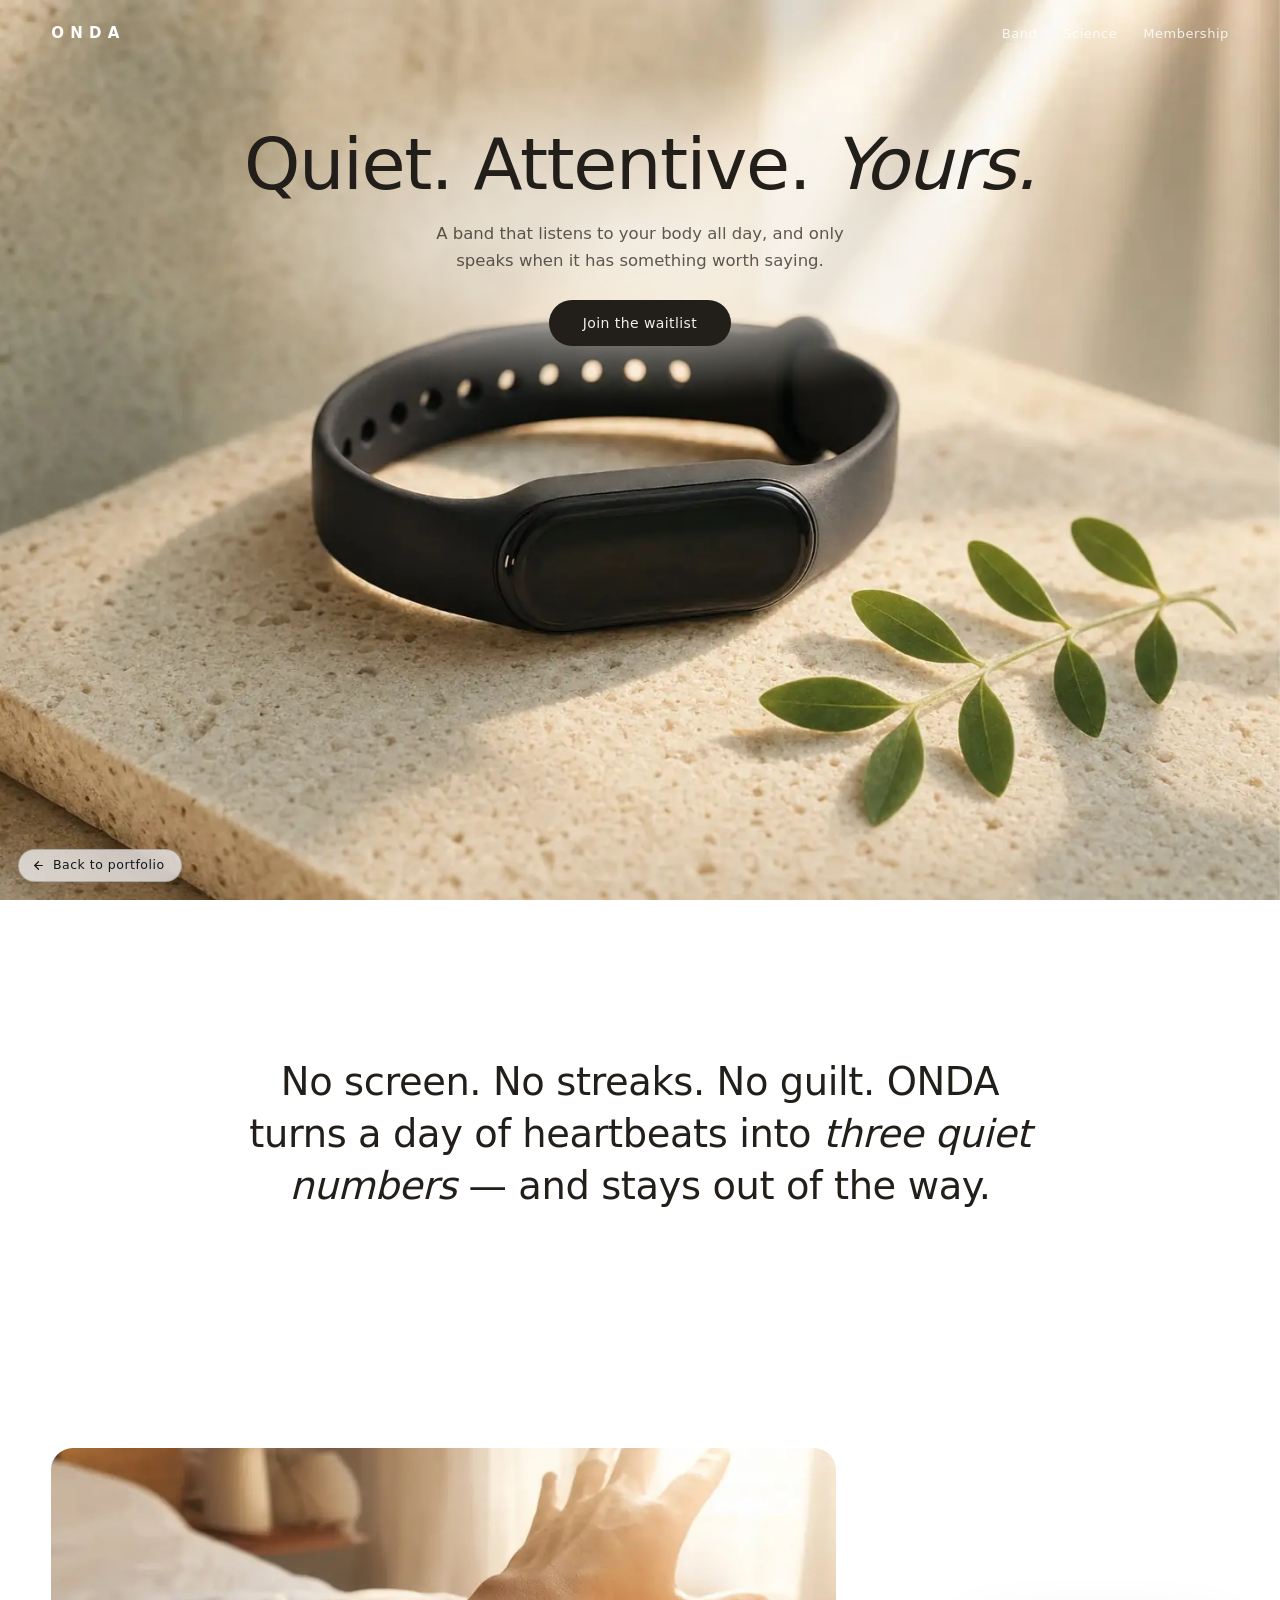
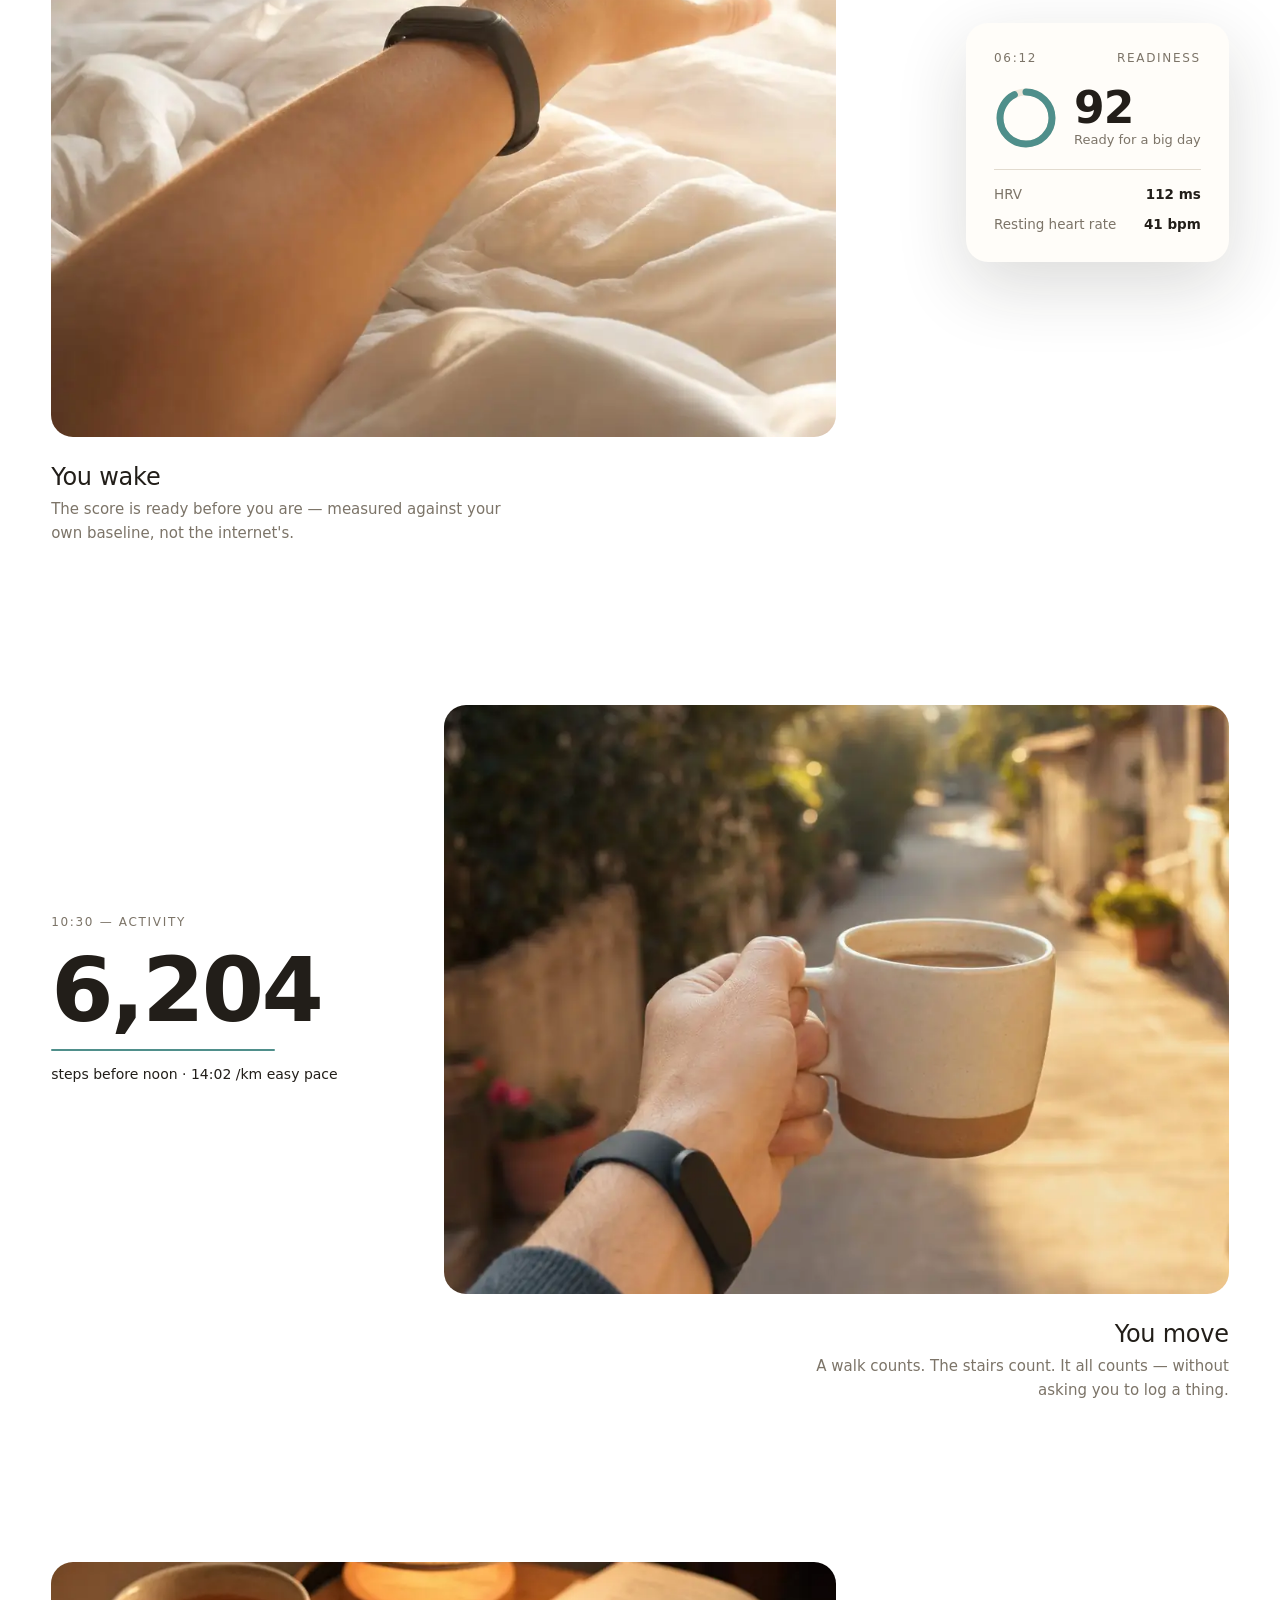
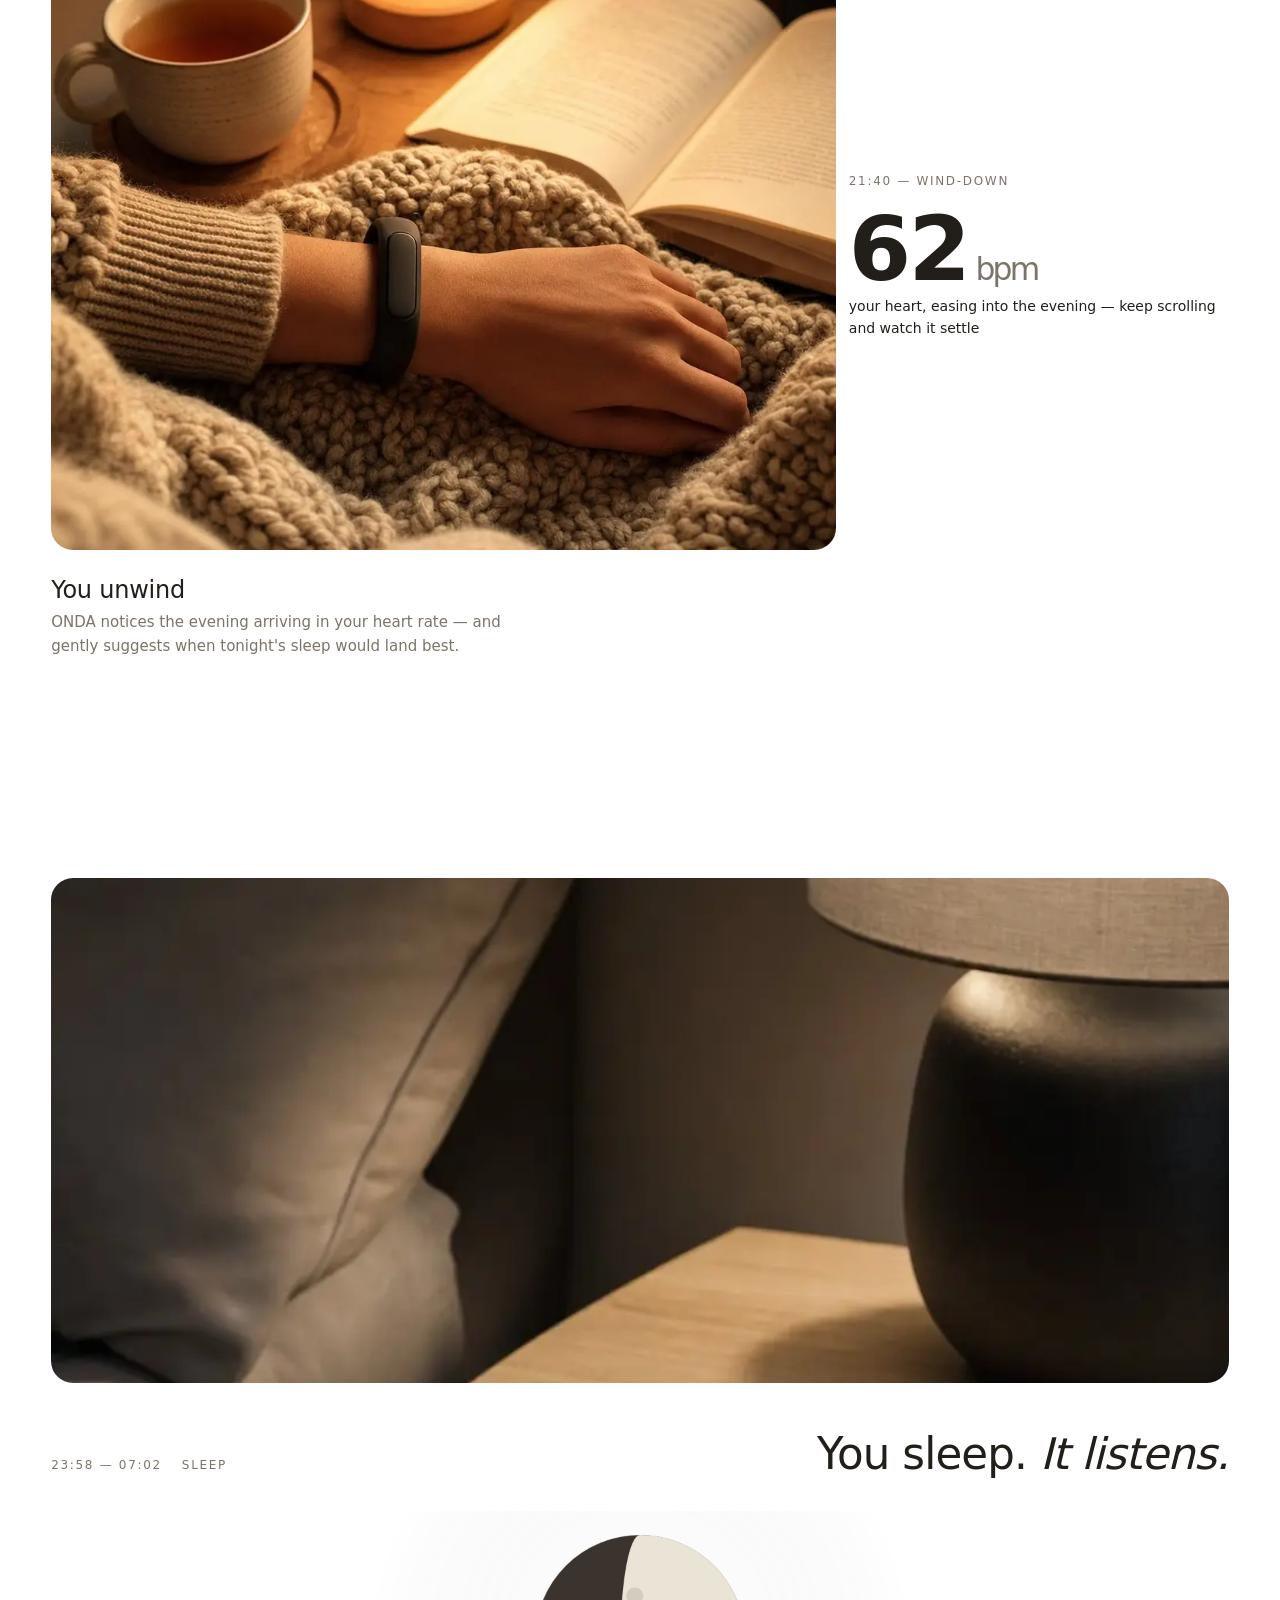
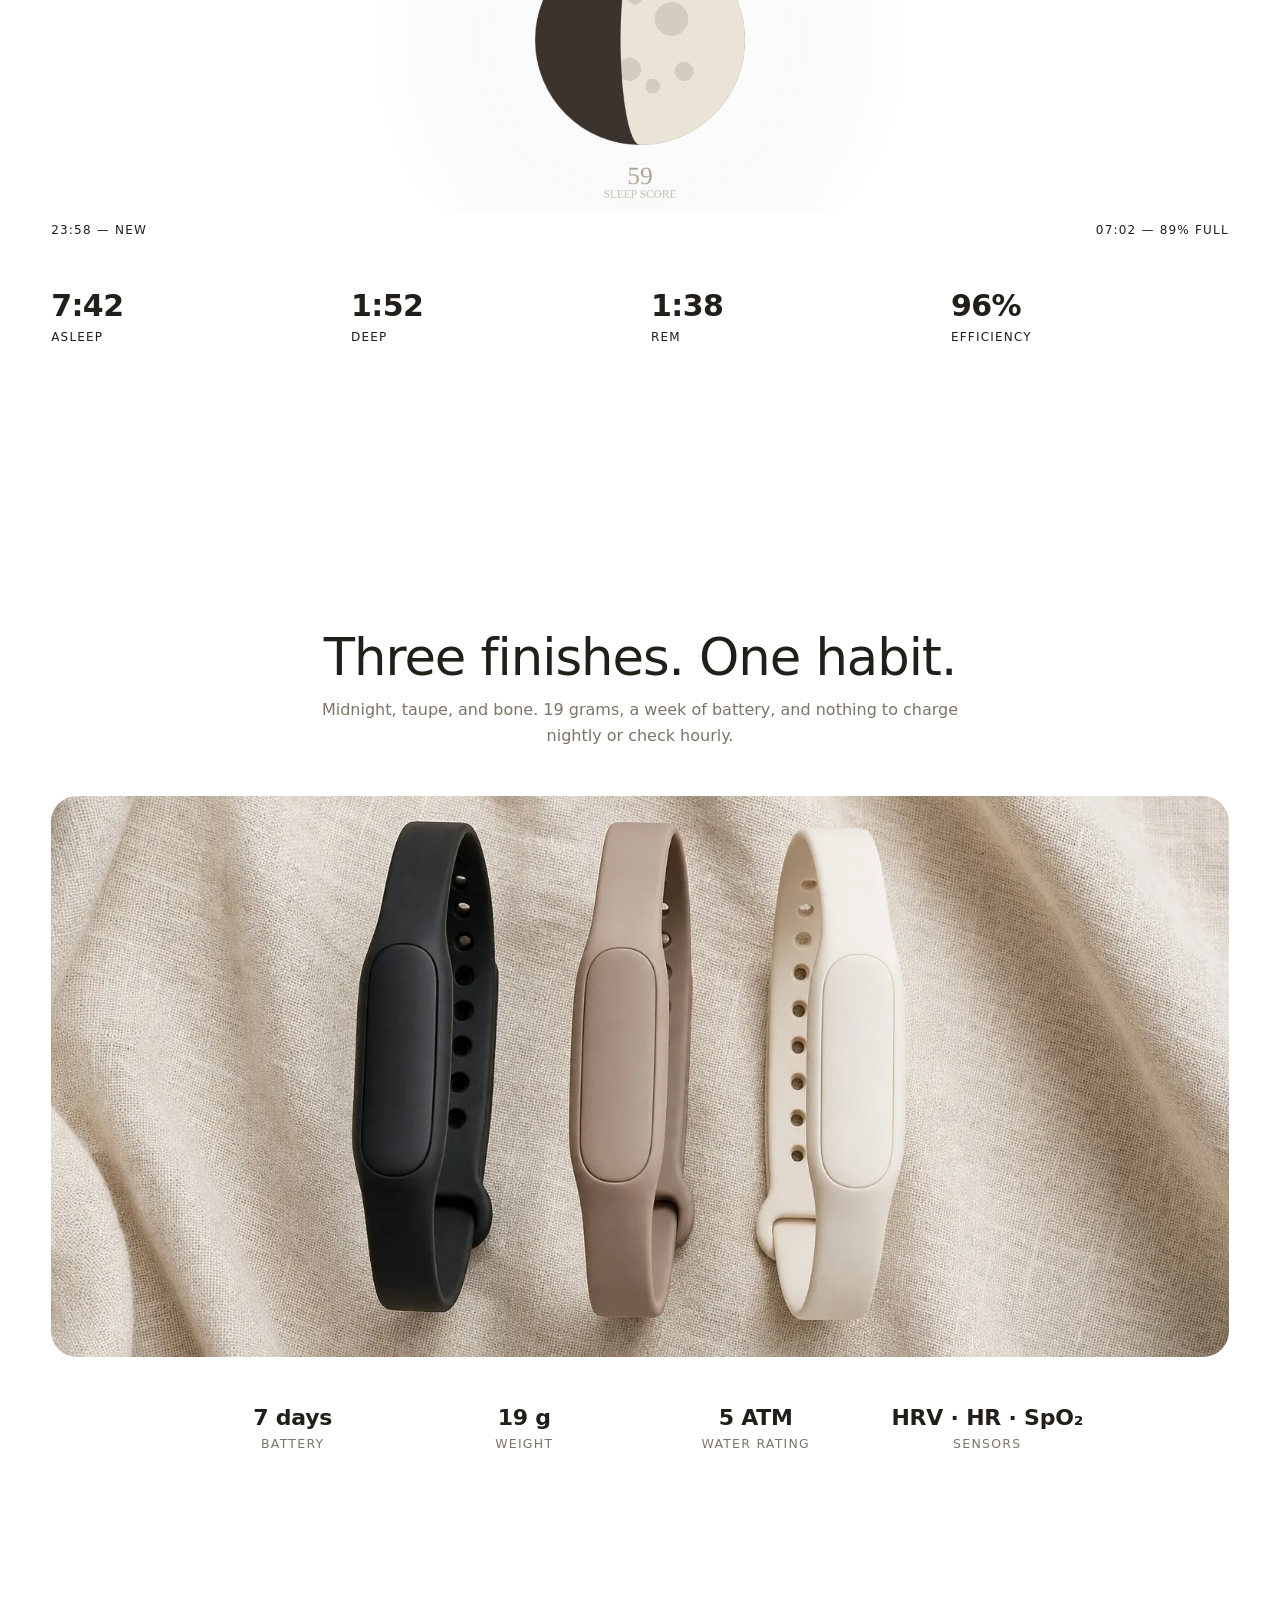
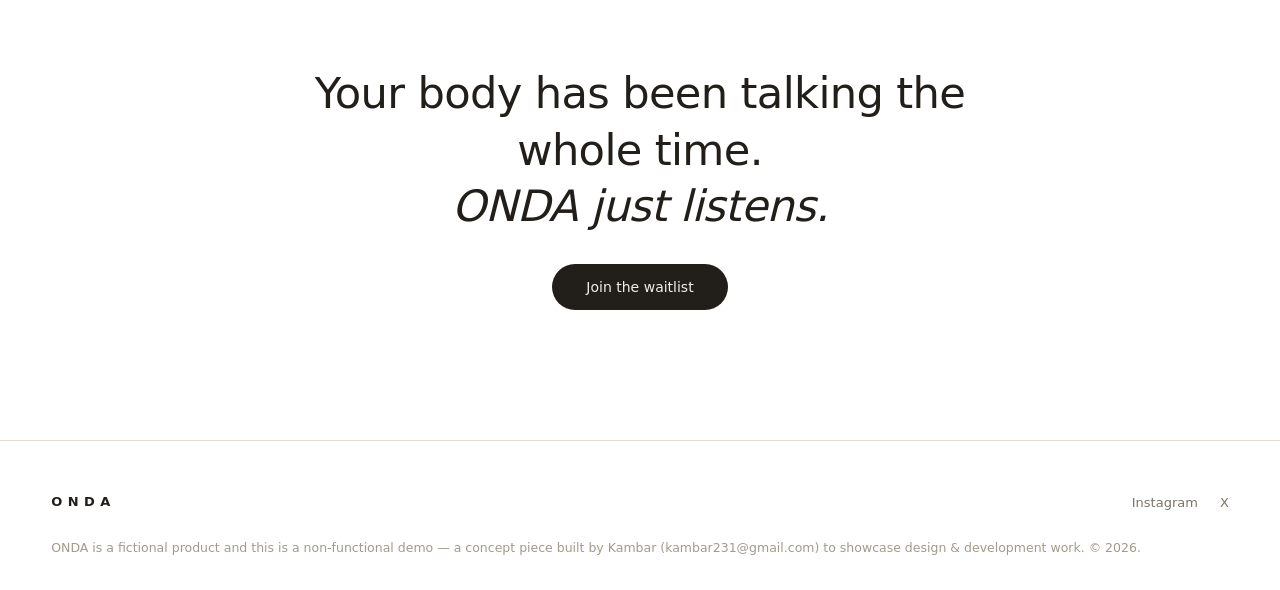
<file: onda-day/index.html>
<!doctype html>
<html lang="en">
<head>
<meta charset="utf-8">
<meta name="viewport" content="width=device-width, initial-scale=1">
<title>ONDA — a day with the band (demo)</title>
<meta name="description" content="ONDA — a fitness-band concept site told through a scenario scroll that walks you through a full day with the device.">
<link rel="icon" href="data:image/svg+xml,%3Csvg%20xmlns%3D%27http%3A%2F%2Fwww.w3.org%2F2000%2Fsvg%27%20width%3D%2732%27%20height%3D%2732%27%20viewBox%3D%270%200%2032%2032%27%3E%3Crect%20width%3D%2732%27%20height%3D%2732%27%20rx%3D%277%27%20fill%3D%27%234f8f8b%27%2F%3E%3Ctext%20x%3D%2716%27%20y%3D%2723%27%20font-family%3D%22%27Albert%20Sans%27%2Csystem-ui%2Csans-serif%22%20font-size%3D%2720%27%20font-weight%3D%27600%27%20text-anchor%3D%27middle%27%20fill%3D%27%23f3efe8%27%3EO%3C%2Ftext%3E%3C%2Fsvg%3E">
<meta property="og:title" content="ONDA — a day with the band (demo)">
<meta property="og:description" content="ONDA — a fitness-band concept site told through a scenario scroll that walks you through a full day with the device.">
<meta property="og:type" content="website">
<!-- og:image path is relative to the site root; make it an absolute https URL when deploying to a domain -->
<meta property="og:image" content="https://kambar231.github.io/WebPort/assets/img/onda-day/herostone.webp">
<meta name="twitter:card" content="summary">
<meta name="twitter:title" content="ONDA — a day with the band (demo)">
<meta name="twitter:description" content="ONDA — a fitness-band concept site told through a scenario scroll that walks you through a full day with the device.">
<link rel="preconnect" href="https://fonts.googleapis.com">
<link rel="preconnect" href="https://fonts.gstatic.com" crossorigin>
<link href="https://fonts.googleapis.com/css2?family=Albert+Sans:ital,wght@0,400;0,500;0,600;1,400;1,500&display=swap" rel="stylesheet" media="print" onload="this.media=\'all\'">
<style>
:root{
  --bg:#f3efe8;--ink:#221e19;--dim:#7c7468;--hair:#e2dbcf;--card:#fffdf9;
  --teal:#4f8f8b;
  --sans:'Albert Sans',system-ui,sans-serif;
  --ease:cubic-bezier(.2,.8,.2,1);
  --s5:24px;--s6:32px;--s7:48px;--s8:80px;--s9:140px;
}
*{box-sizing:border-box}
html{scroll-behavior:auto}
body{margin:0;background:transparent;color:var(--ink);font:400 16px/1.6 var(--sans);
  overflow-x:hidden;transition:color 1.2s var(--ease)}
#ambient{position:fixed;inset:0;z-index:-1;background:var(--bg)}
body.night{color:#efe9df}
body.night .scene .cap p,body.night .intro p em,body.night .hr .sub,
body.night .dim{color:#a99f92!important}
body.night footer a{color:#a99f92}
body.night footer small{color:#7d766c}
::selection{background:var(--teal);color:#fff}

#loader{position:fixed;inset:0;z-index:20;background:var(--bg);display:flex;flex-direction:column;
  align-items:center;justify-content:center;gap:24px;transition:opacity 1s var(--ease),visibility 1s}
#loader .word{font:600 15px var(--sans);letter-spacing:.5em;text-indent:.5em;
  animation:trackin 1.5s var(--ease) both}
#loader .rule{width:0;height:1px;background:var(--ink);opacity:.4;animation:rule 1.4s .15s var(--ease) both}
@keyframes trackin{from{opacity:0;letter-spacing:1em}}
@keyframes rule{to{width:150px}}
body.loaded #loader{opacity:0;visibility:hidden}
@media (prefers-reduced-motion:reduce){
  #loader{display:none}
  [data-reveal]{opacity:1!important;transform:none!important;transition:none!important}
  .kb img{animation:none!important;transform:none!important}
}

.wrap{max-width:1280px;margin:0 auto;padding:0 clamp(20px,4vw,56px)}
nav{position:fixed;top:0;left:0;right:0;z-index:5;display:flex;justify-content:space-between;
  align-items:center;padding:20px clamp(20px,4vw,56px)}
nav .logo{font:600 15px var(--sans);letter-spacing:.42em;color:#fff;mix-blend-mode:difference}
nav .links a{color:#fff;mix-blend-mode:difference;text-decoration:none;font-size:13px;
  font-weight:500;letter-spacing:.04em;margin-left:26px;opacity:.85;transition:opacity .2s}
nav .links a:hover{opacity:1}

/* ---- hero: the band, resting in the real world (Oura placement) ---- */
.hero{position:relative;height:100dvh;overflow:hidden}
.kb{position:absolute;inset:0;overflow:hidden}
.kb img{width:100%;height:100%;object-fit:cover;display:block;
  animation:ken 16s var(--ease) both}
@keyframes ken{from{transform:scale(1.09)}to{transform:scale(1)}}
.hero .copy{position:absolute;left:0;right:0;top:14vh;text-align:center;z-index:2;padding:0 20px}
/* soft light halo behind the copy — the band's dark strap can crop up
   under the text on tall windows; this keeps it readable on any crop */
.hero .copy::before{content:'';position:absolute;left:50%;top:50%;z-index:-1;
  width:min(88vw,860px);height:150%;transform:translate(-50%,-50%);
  background:radial-gradient(closest-side,rgba(243,239,232,.9),rgba(243,239,232,.55) 55%,rgba(243,239,232,0));
  filter:blur(8px);pointer-events:none}
.hero h1{margin:0;font:500 clamp(2.6rem,5.6vw,4.9rem)/1.08 var(--sans);letter-spacing:-.02em}
.hero h1 em{font-style:italic;font-weight:400}
.hero .sub{max-width:430px;margin:18px auto 0;color:var(--ink);opacity:.72;font-size:16.5px}
.hero .cta{display:inline-block;margin-top:26px;background:var(--ink);color:var(--bg);
  text-decoration:none;font:500 14px var(--sans);letter-spacing:.03em;
  padding:15px 34px;border-radius:999px;transition:transform .3s var(--ease),opacity .2s}
.hero .cta:hover{transform:translateY(-2px);opacity:.92}

/* ---- intro line ---- */
.intro{min-height:52vh;display:flex;align-items:center;text-align:center}
.intro p{font:400 clamp(1.5rem,3vw,2.4rem)/1.35 var(--sans);letter-spacing:-.01em;
  max-width:820px;margin:0 auto}
.intro em{font-style:italic}
.intro .wrap{width:100%}

/* ---- the day, Oura-style: photo + floating app card ---- */
.scene{padding:var(--s8) 0}
.scene .wrap{display:grid;grid-template-columns:repeat(12,1fr);align-items:center}
.scene .ph{grid-column:1/9;grid-row:1;border-radius:22px;overflow:hidden;aspect-ratio:4/3}
.scene.alt .ph{grid-column:5/13}
.scene .ph .kb2{width:100%;height:100%;overflow:hidden}
.scene .ph img{width:100%;height:100%;object-fit:cover;display:block;
  transform:scale(1.08);transition:transform 9s var(--ease)}
.scene.seen .ph img{transform:scale(1)}
.card{grid-column:8/13;grid-row:1;z-index:2;background:var(--card);border-radius:22px;
  box-shadow:0 24px 70px rgba(34,30,25,.16);padding:26px 28px;max-width:340px;
  justify-self:end}
.scene.alt .card{grid-column:1/6;justify-self:start}
.card .chead{display:flex;justify-content:space-between;align-items:baseline;
  font-size:12px;letter-spacing:.14em;text-transform:uppercase;color:var(--dim);margin-bottom:18px}
.card .main{display:flex;align-items:center;gap:16px}
.card .main .num{font:600 44px/1 var(--sans);letter-spacing:-.02em}
.card .main .lbl{font-size:13px;color:var(--dim)}
.card svg{width:64px;height:64px;transform:rotate(-90deg);flex:none}
.card svg .t{fill:none;stroke:#eee7db;stroke-width:7}
.card svg .a{fill:none;stroke:var(--teal);stroke-width:7;stroke-linecap:round}
.card .rows{margin-top:18px;border-top:1px solid var(--hair);padding-top:14px;
  display:flex;flex-direction:column;gap:9px}
.card .row{display:flex;justify-content:space-between;font-size:13.5px}
.card .row span{color:var(--dim)}
.card .bars{display:flex;gap:4px;margin-top:14px;height:26px;align-items:flex-end}
.card .bars i{display:block;border-radius:3px;background:var(--teal);opacity:.85}
.scene .cap{grid-column:1/13;margin-top:26px;max-width:460px}
.scene.alt .cap{justify-self:end;text-align:right}
.scene .cap h3{font:500 24px var(--sans);margin:0 0 6px;letter-spacing:-.01em}
.scene .cap p{margin:0;color:var(--dim);font-size:15px}
@media(max-width:860px){
  .scene .ph,.scene.alt .ph{grid-column:1/13}
  .card,.scene.alt .card{grid-column:2/12;grid-row:auto;justify-self:center;margin-top:-60px}
  .scene .cap,.scene.alt .cap{text-align:left;justify-self:start}
}

/* big-stat + HR scenes */
.statside{grid-column:8/13;grid-row:1;z-index:2;justify-self:end;max-width:380px}
.scene.alt .statside{grid-column:1/6;justify-self:start}
.scene.hr .statside{grid-column:8/13;justify-self:end}
.chead.dim{font-size:12px;letter-spacing:.14em;text-transform:uppercase;color:var(--dim);margin-bottom:14px}
.huge{font:600 clamp(3.6rem,7vw,6.2rem)/1 var(--sans);letter-spacing:-.03em}
.huge small{font-size:.35em;font-weight:400;color:var(--dim)}
.underline{height:2px;background:var(--teal);width:0;margin:14px 0 12px;border-radius:2px;
  transition:width 1.6s var(--ease)}
.statmeta{font-size:14px}
@media(max-width:860px){.statside,.scene.alt .statside,.scene.hr .statside{
  grid-column:1/13;grid-row:auto;justify-self:start;margin-top:22px}}

/* night: full-width hypnogram */
.nightsec{padding:var(--s9) 0}
.nightsec .wrap{display:block}
.nphoto{border-radius:22px;overflow:hidden;aspect-ratio:21/9;margin-bottom:var(--s7)}
.nphoto img{width:100%;height:100%;object-fit:cover;display:block}
.nhead{display:flex;justify-content:space-between;align-items:baseline;flex-wrap:wrap;gap:10px}
.nhead .chead{display:flex;gap:20px;margin-bottom:0}
.nhead h3{font:500 clamp(1.8rem,3.4vw,2.8rem)/1.1 var(--sans);letter-spacing:-.02em;margin:0}
.nhead em{font-style:italic;font-weight:400}
.moonwrap{margin-top:var(--s6);position:relative}
.moonwrap canvas{width:100%;height:300px;display:block}
.hlabels{display:flex;justify-content:space-between;font-size:12px;letter-spacing:.1em;
  text-transform:uppercase;margin-top:10px}
.nstats{display:grid;grid-template-columns:repeat(auto-fit,minmax(120px,1fr));gap:22px;
  margin-top:var(--s7);text-align:left}
.nstats b{display:block;font:600 30px var(--sans);letter-spacing:-.02em}
.nstats span{font-size:12px;letter-spacing:.1em;text-transform:uppercase}

/* ---- product trio ---- */
.product{padding:var(--s9) 0 var(--s8)}
.product .lead{text-align:center;max-width:640px;margin:0 auto var(--s7)}
.product .lead h2{font:500 clamp(2rem,4vw,3.2rem)/1.1 var(--sans);letter-spacing:-.02em;margin:0 0 12px}
.product .lead p{color:var(--dim);margin:0}
.product .ph{border-radius:26px;overflow:hidden;aspect-ratio:21/10}
.product .ph img{width:100%;height:100%;object-fit:cover;display:block}
.specs{display:grid;grid-template-columns:repeat(auto-fit,minmax(150px,1fr));gap:26px;
  max-width:900px;margin:var(--s7) auto 0;text-align:center}
.specs b{display:block;font:600 22px var(--sans);letter-spacing:-.01em}
.specs span{font-size:12.5px;letter-spacing:.1em;text-transform:uppercase;color:var(--dim)}

/* ---- close ---- */
.close{min-height:56vh;display:flex;align-items:center;text-align:center}
.close .wrap{width:100%}
.close p{font:400 clamp(1.7rem,3.4vw,2.7rem)/1.3 var(--sans);letter-spacing:-.015em;
  max-width:760px;margin:0 auto}
.close em{font-style:italic}
.close .cta{display:inline-block;margin-top:30px;background:var(--ink);color:var(--bg);
  text-decoration:none;font:500 14px var(--sans);padding:15px 34px;border-radius:999px;
  transition:transform .3s var(--ease),opacity .2s}
.close .cta:hover{transform:translateY(-2px);opacity:.92}

footer{border-top:1px solid var(--hair);padding:var(--s7) 0 var(--s6)}
footer .wrap{display:flex;flex-wrap:wrap;gap:var(--s5);justify-content:space-between;align-items:center}
footer .logo{font:600 13px var(--sans);letter-spacing:.42em}
footer a{color:var(--dim);text-decoration:none;font-size:13px;font-weight:500;
  margin-left:22px;transition:color .2s}
footer a:hover{color:var(--ink)}
footer small{width:100%;color:#a39a8c;font-size:12.5px}

#demo{position:fixed;inset:0;z-index:30;display:none;align-items:center;justify-content:center;
  background:rgba(34,30,25,.34);backdrop-filter:blur(6px)}
#demo.open{display:flex}
#demo .dcard{background:var(--card);border-radius:22px;max-width:400px;margin:20px;
  padding:38px 40px;text-align:center;box-shadow:0 30px 90px rgba(34,30,25,.25);
  animation:pop .35s var(--ease)}
@keyframes pop{from{opacity:0;transform:translateY(14px)}}
#demo h5{font:500 24px var(--sans);letter-spacing:-.01em;margin:0 0 10px}
#demo p{margin:0;color:var(--dim);font-size:14.5px;line-height:1.6}
#demo button{margin-top:22px;font:500 13px var(--sans);background:var(--ink);color:var(--bg);
  border:0;padding:12px 26px;border-radius:999px;cursor:pointer;transition:opacity .2s}
#demo button:hover{opacity:.9}

[data-reveal]{opacity:0;transform:translateY(26px);transition:opacity .8s var(--ease),transform .8s var(--ease)}
[data-reveal].in{opacity:1;transform:none}
@media(max-width:640px){nav .links a{margin-left:14px}}
</style>
</head>
<body>
<div id="loader" aria-hidden="true">
  <div class="word">O N D A</div>
  <div class="rule"></div>
</div>

<nav>
  <div class="logo">ONDA</div>
  <div class="links"><a href="#">Band</a><a href="#">Science</a><a href="#">Membership</a></div>
</nav>

<header class="hero">
  <div class="kb"><img data-name="herostone" alt="The ONDA band resting on stone"></div>
  <div class="copy">
    <h1>Quiet. Attentive. <em>Yours.</em></h1>
    <p class="sub">A band that listens to your body all day, and only speaks
    when it has something worth saying.</p>
    <a class="cta" href="#">Join the waitlist</a>
  </div>
</header>

<section class="intro" data-reveal>
  <div class="wrap"><p>No screen. No streaks. No guilt. ONDA turns a day of
  heartbeats into <em>three quiet numbers</em> — and stays out of the way.</p></div>
</section>

<section class="scene" data-reveal>
  <div class="wrap">
    <div class="ph"><div class="kb2"><img loading="lazy" decoding="async" data-name="wake" alt="Waking into morning light"></div></div>
    <div class="card">
      <div class="chead"><span>06:12</span><span>Readiness</span></div>
      <div class="main">
        <svg viewBox="0 0 64 64"><circle class="t" cx="32" cy="32" r="26"/>
          <circle class="a" data-score=".92" cx="32" cy="32" r="26"/></svg>
        <div><div class="num" data-count="92">0</div><div class="lbl">Ready for a big day</div></div>
      </div>
      <div class="rows">
        <div class="row"><span>HRV</span><b>112 ms</b></div>
        <div class="row"><span>Resting heart rate</span><b>41 bpm</b></div>
      </div>
    </div>
    <div class="cap"><h3>You wake</h3>
      <p>The score is ready before you are — measured against your own baseline,
      not the internet's.</p></div>
  </div>
</section>

<section class="scene alt bigstat" data-reveal>
  <div class="wrap">
    <div class="ph"><div class="kb2"><img loading="lazy" decoding="async" data-name="walk" alt="A slow morning walk with coffee"></div></div>
    <div class="statside">
      <div class="chead dim"><span>10:30 — Activity</span></div>
      <div class="huge" id="steps">0</div>
      <div class="underline" id="stepline"></div>
      <div class="statmeta dim">steps before noon · 14:02 /km easy pace</div>
    </div>
    <div class="cap"><h3>You move</h3>
      <p>A walk counts. The stairs count. It all counts — without asking you
      to log a thing.</p></div>
  </div>
</section>

<section class="scene hr" data-reveal id="hrScene">
  <div class="wrap">
    <div class="ph"><div class="kb2"><img loading="lazy" decoding="async" data-name="wind" alt="Winding down with a book and tea"></div></div>
    <div class="statside">
      <div class="chead dim"><span>21:40 — Wind-down</span></div>
      <div class="huge"><span id="hrNum">62</span><small> bpm</small></div>
      <div class="statmeta sub dim">your heart, easing into the evening —
      keep scrolling and watch it settle</div>
    </div>
    <div class="cap"><h3>You unwind</h3>
      <p>ONDA notices the evening arriving in your heart rate — and gently
      suggests when tonight's sleep would land best.</p></div>
  </div>
</section>

<section class="nightsec" data-reveal id="nightSec">
  <div class="wrap">
    <div class="nphoto"><div class="kb2"><img loading="lazy" decoding="async" data-name="night" alt="The band on the bedside table"></div></div>
    <div class="nhead">
      <div class="chead dim"><span>23:58 — 07:02</span><span>Sleep</span></div>
      <h3>You sleep. <em>It listens.</em></h3>
    </div>
    <div class="moonwrap"><canvas id="moon"></canvas>
      <div class="hlabels dim"><span>23:58 — new</span><span>07:02 — 89% full</span></div>
    </div>
    <div class="nstats">
      <div><b>7:42</b><span class="dim">Asleep</span></div>
      <div><b>1:52</b><span class="dim">Deep</span></div>
      <div><b>1:38</b><span class="dim">REM</span></div>
      <div><b>96%</b><span class="dim">Efficiency</span></div>
    </div>
  </div>
</section>

<section class="product">
  <div class="wrap">
    <div class="lead" data-reveal>
      <h2>Three finishes. One habit.</h2>
      <p>Midnight, taupe, and bone. 19 grams, a week of battery,
      and nothing to charge nightly or check hourly.</p>
    </div>
    <div class="ph" data-reveal><img loading="lazy" decoding="async" data-name="trio" alt="ONDA in midnight, taupe and bone on linen"></div>
    <div class="specs" data-reveal>
      <div><b>7 days</b><span>Battery</span></div>
      <div><b>19 g</b><span>Weight</span></div>
      <div><b>5 ATM</b><span>Water rating</span></div>
      <div><b>HRV · HR · SpO₂</b><span>Sensors</span></div>
    </div>
  </div>
</section>

<section class="close" data-reveal>
  <div class="wrap">
    <p>Your body has been talking the whole time.<br><em>ONDA just listens.</em></p>
    <a class="cta" href="#">Join the waitlist</a>
  </div>
</section>

<div id="demo" role="dialog" aria-modal="true" aria-labelledby="demoT">
  <div class="dcard">
    <h5 id="demoT">Just a demo</h5>
    <p>ONDA isn't a real product — this site is a design showcase.
    Your body, however, is really talking.</p>
    <button id="demoClose">Back to the demo</button>
  </div>
</div>

<footer>
  <div class="wrap">
    <div class="logo">ONDA</div>
    <div><a href="#">Instagram</a><a href="#">X</a></div>
    <small>ONDA is a fictional product and this is a non-functional demo — a concept piece
    built by Kambar (kambar231@gmail.com) to showcase design &amp; development work. © 2026.</small>
  </div>
</footer>

<script>
const IMG={herostone:"../assets/img/onda-day/herostone.webp",wake:"../assets/img/onda-day/wake.webp",walk:"../assets/img/onda-day/walk.webp",
  wind:"../assets/img/onda-day/wind.webp",night:"../assets/img/onda-day/night.webp",trio:"../assets/img/onda-day/trio.webp"};
document.querySelectorAll('img[data-name]').forEach(el=>{
  el.src=IMG[el.dataset.name]});
const REDUCED=matchMedia('(prefers-reduced-motion: reduce)').matches;

/* scenes: Ken Burns starts + card ring/number animate on arrival */
const C=2*Math.PI*26;
document.querySelectorAll('.card .a').forEach(a=>{
  a.style.strokeDasharray=C;a.style.strokeDashoffset=C});
function fireCard(card){
  const arc=card.querySelector('.a'),num=card.querySelector('.num');
  const score=+arc.dataset.score,target=+num.dataset.count;
  if(REDUCED){arc.style.strokeDashoffset=C*(1-score);num.textContent=(target<0?'−':'')+Math.abs(target);return}
  const T0=performance.now(),DUR=1500;
  (function step(){
    const u=Math.min(1,(performance.now()-T0)/DUR),e=1-Math.pow(1-u,3);
    arc.style.strokeDashoffset=C*(1-score*e);
    const v=Math.round(Math.abs(target)*e);
    num.textContent=(target<0?'−':'')+v;
    if(u<1)requestAnimationFrame(step);
  })();
}
const seen=new Set();
const sio=new IntersectionObserver(es=>es.forEach(e=>{
  if(!e.isIntersecting||seen.has(e.target))return;
  seen.add(e.target);e.target.classList.add('seen');
  const c=e.target.querySelector('.card');if(c)fireCard(c);
}),{threshold:.35});
document.querySelectorAll('.scene').forEach(s=>sio.observe(s));

/* ---- the day's light: ambient backdrop follows your scroll ---- */
const amb=document.createElement('div');amb.id='ambient';document.body.prepend(amb);
const KEY=[ /* [anchor element or fraction, color] resolved to page Y at runtime */
  [0,[243,239,232]],          /* dawn */
  [.22,[246,238,222]],        /* morning gold */
  [.42,[242,235,226]],        /* clear day */
  [.56,[236,222,208]],        /* dusk */
  [.66,[57,50,44]],           /* nightfall */
  [.78,[36,31,28]],           /* deep night */
  [.88,[243,239,232]],        /* and dawn again (product/close) */
];
let nightOn=false;
function ambTick(){
  const max=document.documentElement.scrollHeight-innerHeight;
  const f=max>0?Math.min(1,Math.max(0,scrollY/max)):0;
  let a=KEY[0],b=KEY[KEY.length-1];
  for(let i=0;i<KEY.length-1;i++)if(f>=KEY[i][0]&&f<=KEY[i+1][0]){a=KEY[i];b=KEY[i+1];break}
  const u=(f-a[0])/Math.max(1e-6,b[0]-a[0]),e=u*u*(3-2*u);
  const c=a[1].map((v,i)=>Math.round(v+(b[1][i]-v)*e));
  amb.style.background=`rgb(${c[0]},${c[1]},${c[2]})`;
  const lum=(c[0]*.299+c[1]*.587+c[2]*.114);
  if((lum<120)!==nightOn){nightOn=lum<120;document.body.classList.toggle('night',nightOn)}
  requestAnimationFrame(ambTick);
}
requestAnimationFrame(ambTick);

/* steps: count up once, underline draws */
const stepsEl=document.getElementById('steps');
const sio2=new IntersectionObserver(es=>es.forEach(e=>{
  if(!e.isIntersecting)return;sio2.disconnect();
  document.getElementById('stepline').style.width='78%';
  if(REDUCED){stepsEl.textContent='6,204';return}
  const T0=performance.now(),DUR=1800;
  (function step(){
    const u=Math.min(1,(performance.now()-T0)/DUR),e2=1-Math.pow(1-u,3);
    stepsEl.textContent=Math.round(6204*e2).toLocaleString('en-US');
    if(u<1)requestAnimationFrame(step);
  })();
}),{threshold:.5});
if(stepsEl)sio2.observe(stepsEl.closest('.scene'));

/* resting HR eases down as you scroll through the wind-down scene */
const hrNum=document.getElementById('hrNum'),hrScene=document.getElementById('hrScene');
if(hrNum&&!REDUCED){
  (function hrTick(){
    const r=hrScene.getBoundingClientRect();
    const u=Math.min(1,Math.max(0,(innerHeight*.85-r.top)/(r.height+innerHeight*.4)));
    hrNum.textContent=Math.round(62-8*u*u*(3-2*u));
    requestAnimationFrame(hrTick);
  })();
}else if(hrNum){hrNum.textContent='54'}

/* the moon: the night fills it to the sleep score */
const moonC=document.getElementById('moon');
function drawMoon(fill){
  const ctx=moonC.getContext('2d');
  const W=moonC.width=moonC.offsetWidth*1.5,H=moonC.height=moonC.offsetHeight*1.5;
  if(!W||!H)return;
  ctx.clearRect(0,0,W,H);
  const R=H*.35,cx=W/2,cy=H*.43;
  const g=ctx.createRadialGradient(cx,cy,R*.6,cx,cy,R*2.6);
  g.addColorStop(0,`rgba(213,228,214,${.10*fill})`);g.addColorStop(1,'rgba(0,0,0,0)');
  ctx.fillStyle=g;ctx.fillRect(0,0,W,H);
  ctx.fillStyle='#3a332e';ctx.beginPath();ctx.arc(cx,cy,R,0,7);ctx.fill();
  const k=1-2*fill;
  ctx.save();ctx.beginPath();ctx.arc(cx,cy,R,-Math.PI/2,Math.PI/2);
  ctx.ellipse(cx,cy,Math.abs(k)*R,R,0,Math.PI/2,-Math.PI/2,k>=0);
  ctx.closePath();ctx.clip();
  ctx.fillStyle='#e9e4d6';ctx.fillRect(cx-R,cy-R,R*2,R*2);
  ctx.fillStyle='rgba(58,51,46,.13)';
  [[.3,-.2,.16],[-.1,.28,.11],[.12,.44,.07],[.42,.3,.09],[-.05,-.42,.08]].forEach(([a,b,r])=>{
    ctx.beginPath();ctx.arc(cx+a*R,cy+b*R,r*R,0,7);ctx.fill()});
  ctx.restore();
  ctx.strokeStyle='rgba(233,228,214,.22)';ctx.lineWidth=1.2;
  ctx.beginPath();ctx.arc(cx,cy,R,0,7);ctx.stroke();
  ctx.fillStyle='rgba(169,159,146,.95)';ctx.font=`500 ${H*.085|0}px Albert Sans`;
  ctx.textAlign='center';ctx.fillText(Math.round(fill*100),cx,cy+R+H*.13);
  ctx.font=`400 ${H*.038|0}px Albert Sans`;ctx.fillStyle='rgba(169,159,146,.7)';
  ctx.fillText('SLEEP SCORE',cx,cy+R+H*.175);
}
const sio3=new IntersectionObserver(es=>es.forEach(e=>{
  if(!e.isIntersecting)return;sio3.disconnect();
  if(REDUCED){drawMoon(.89);return}
  const T0=performance.now(),DUR=3000;
  (function step(){
    const u=Math.min(1,(performance.now()-T0)/DUR);
    drawMoon(.89*(1-Math.pow(1-u,2)));
    if(u<1)requestAnimationFrame(step);
  })();
}),{threshold:.4});
if(moonC)sio3.observe(document.getElementById('nightSec'));

/* momentum scroll */
if(!REDUCED){
  let cur=scrollY,tgt=scrollY,vel=0;
  const maxS=()=>document.documentElement.scrollHeight-innerHeight;
  addEventListener('wheel',e=>{e.preventDefault();
    const d=e.deltaY*(e.deltaMode===1?16:1);
    vel=Math.max(-140,Math.min(140,vel+d*.1))},{passive:false});
  addEventListener('scroll',()=>{if(Math.abs(scrollY-cur)>60){cur=tgt=scrollY}},{passive:true});
  (function smooth(){
    if(Math.abs(vel)>.04){tgt=Math.max(0,Math.min(maxS(),tgt+vel));vel*=.9}else vel=0;
    cur+=(tgt-cur)*.085;
    if(Math.abs(cur-scrollY)>.4)scrollTo(0,cur);
    requestAnimationFrame(smooth);
  })();
}

/* demo modal */
const demo=document.getElementById('demo');
document.querySelectorAll('a:not(.backHome)').forEach(a=>a.addEventListener('click',e=>{
  e.preventDefault();demo.classList.add('open')}));
document.getElementById('demoClose').addEventListener('click',()=>demo.classList.remove('open'));
demo.addEventListener('click',e=>{if(e.target===demo)demo.classList.remove('open')});
addEventListener('keydown',e=>{if(e.key==='Escape')demo.classList.remove('open')});

setTimeout(()=>document.body.classList.add('loaded'),
  new URLSearchParams(location.search).has('demo')?100:1300);

const io=new IntersectionObserver(es=>es.forEach(e=>{if(e.isIntersecting){e.target.classList.add('in');io.unobserve(e.target)}}),{threshold:.14});
document.querySelectorAll('[data-reveal]').forEach(el=>io.observe(el));
</script>

<style>
.backHome{position:fixed;left:18px;bottom:18px;z-index:400;display:inline-flex;align-items:center;gap:8px;
  padding:9px 16px 9px 13px;border-radius:999px;background:rgba(250,250,252,.72);color:#15171c;border:1px solid rgba(21,23,28,.22);
  -webkit-backdrop-filter:blur(10px);backdrop-filter:blur(10px);
  font:500 12.5px/1 'Hanken Grotesk',system-ui,sans-serif;letter-spacing:.04em;text-decoration:none;
  transition:background .25s,color .25s,transform .25s}
.backHome:hover{background:#15171c;color:#fafafc;transform:translateY(-2px)}
.backHome svg{display:block}
</style>
<a class="backHome" href="https://kambar231.github.io/Work_Portfolio/v2/#websites" title="Back to portfolio">
<svg width="13" height="13" viewBox="0 0 24 24" fill="none" stroke="currentColor" stroke-width="2.2" stroke-linecap="round" stroke-linejoin="round"><path d="M19 12H5"/><path d="M12 19l-7-7 7-7"/></svg>
Back to portfolio</a>


<script>/* inside the portfolio layer, the pill closes the layer instead of navigating */
document.querySelectorAll('.backHome').forEach(b=>b.addEventListener('click',e=>{
  if(window.parent!==window){e.preventDefault();window.parent.postMessage({type:'pf-close'},'*')}}));
if(window.parent!==window)window.parent.postMessage({type:'pf-ready'},'*');
</script>
</body>
</html>
</file>
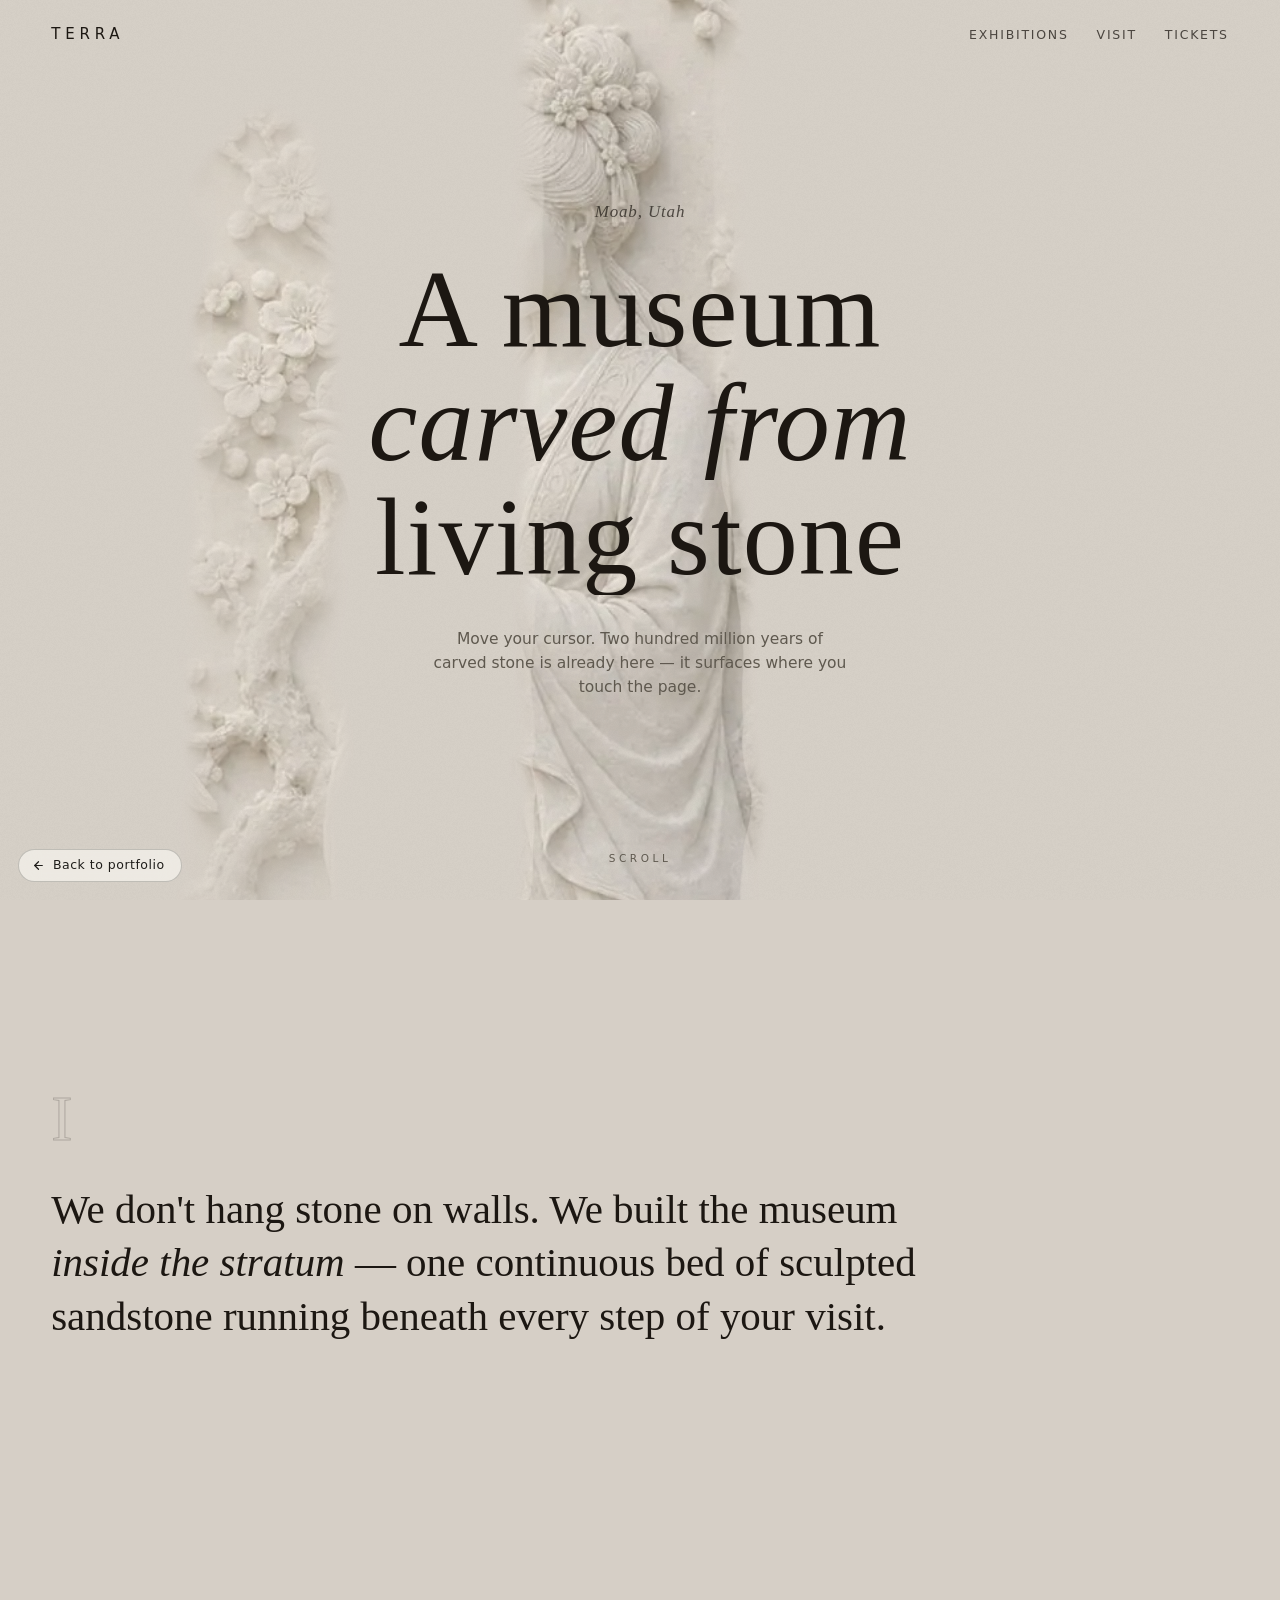
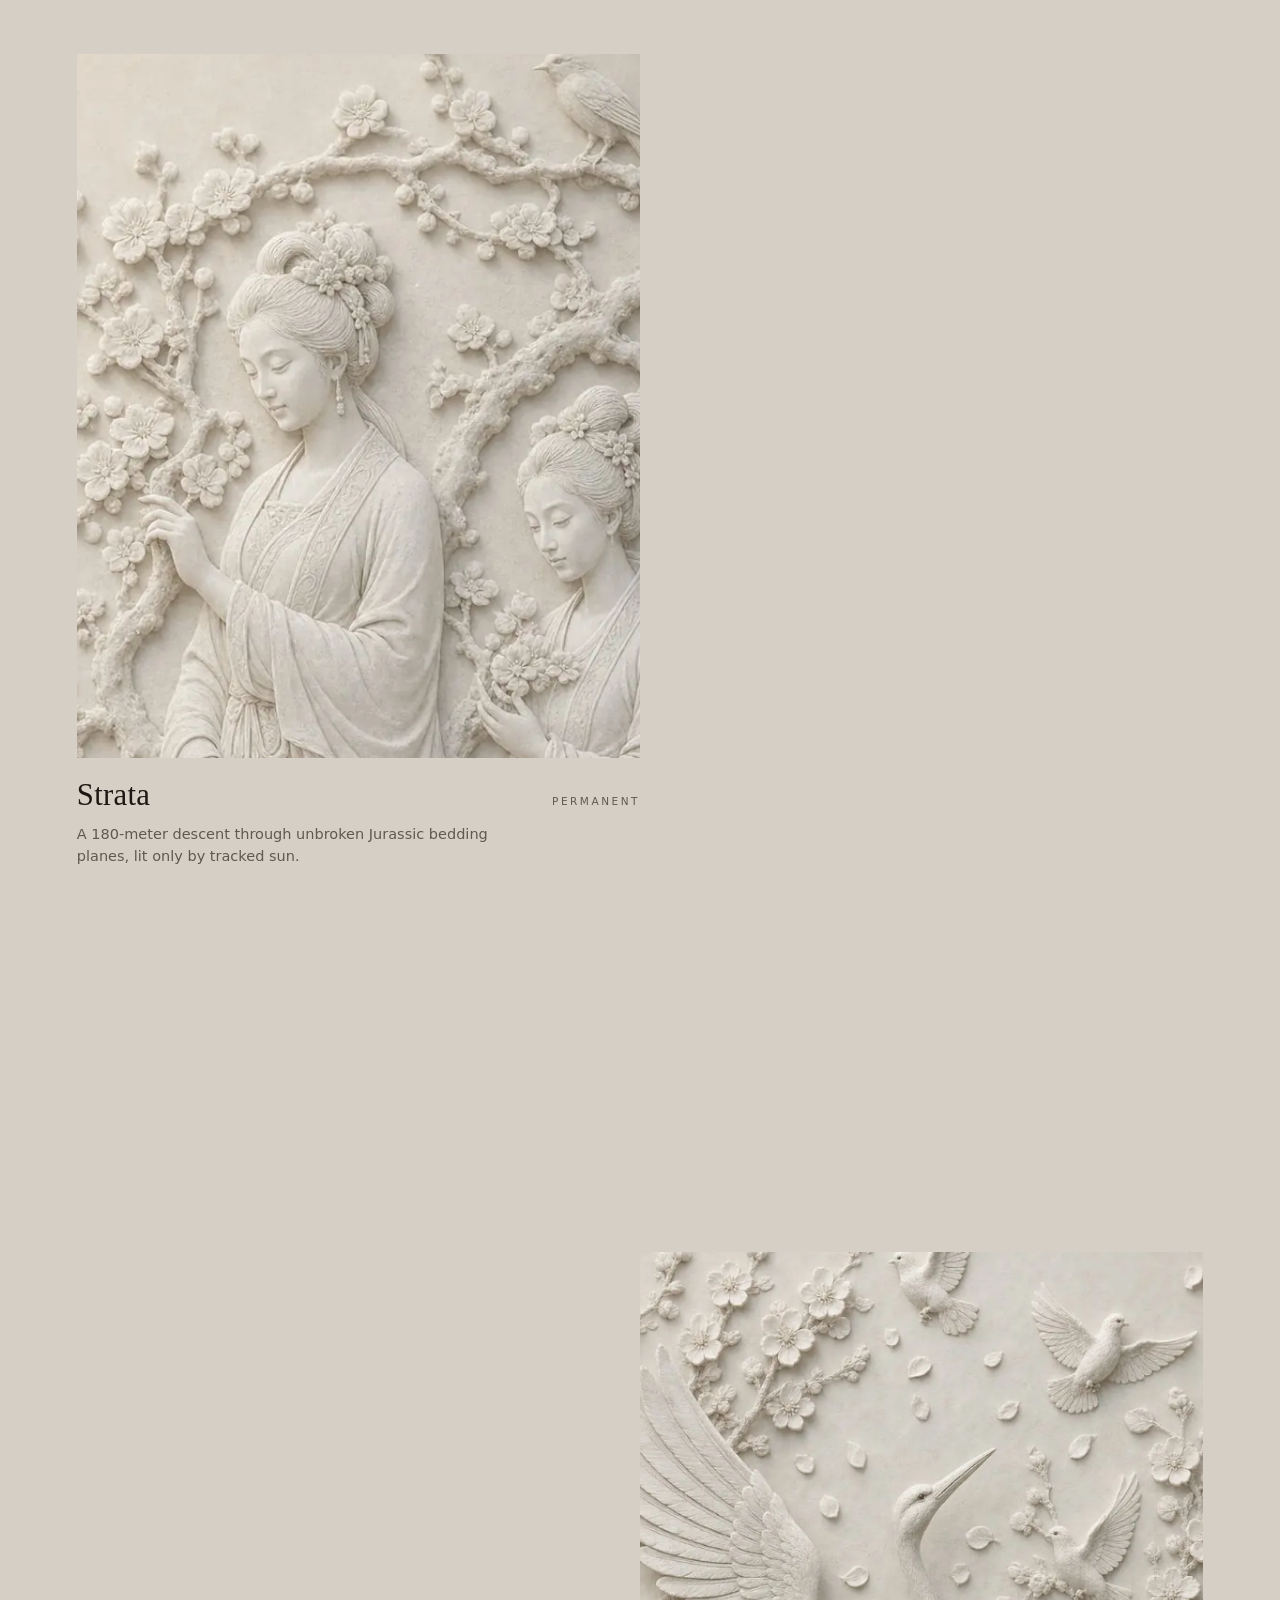
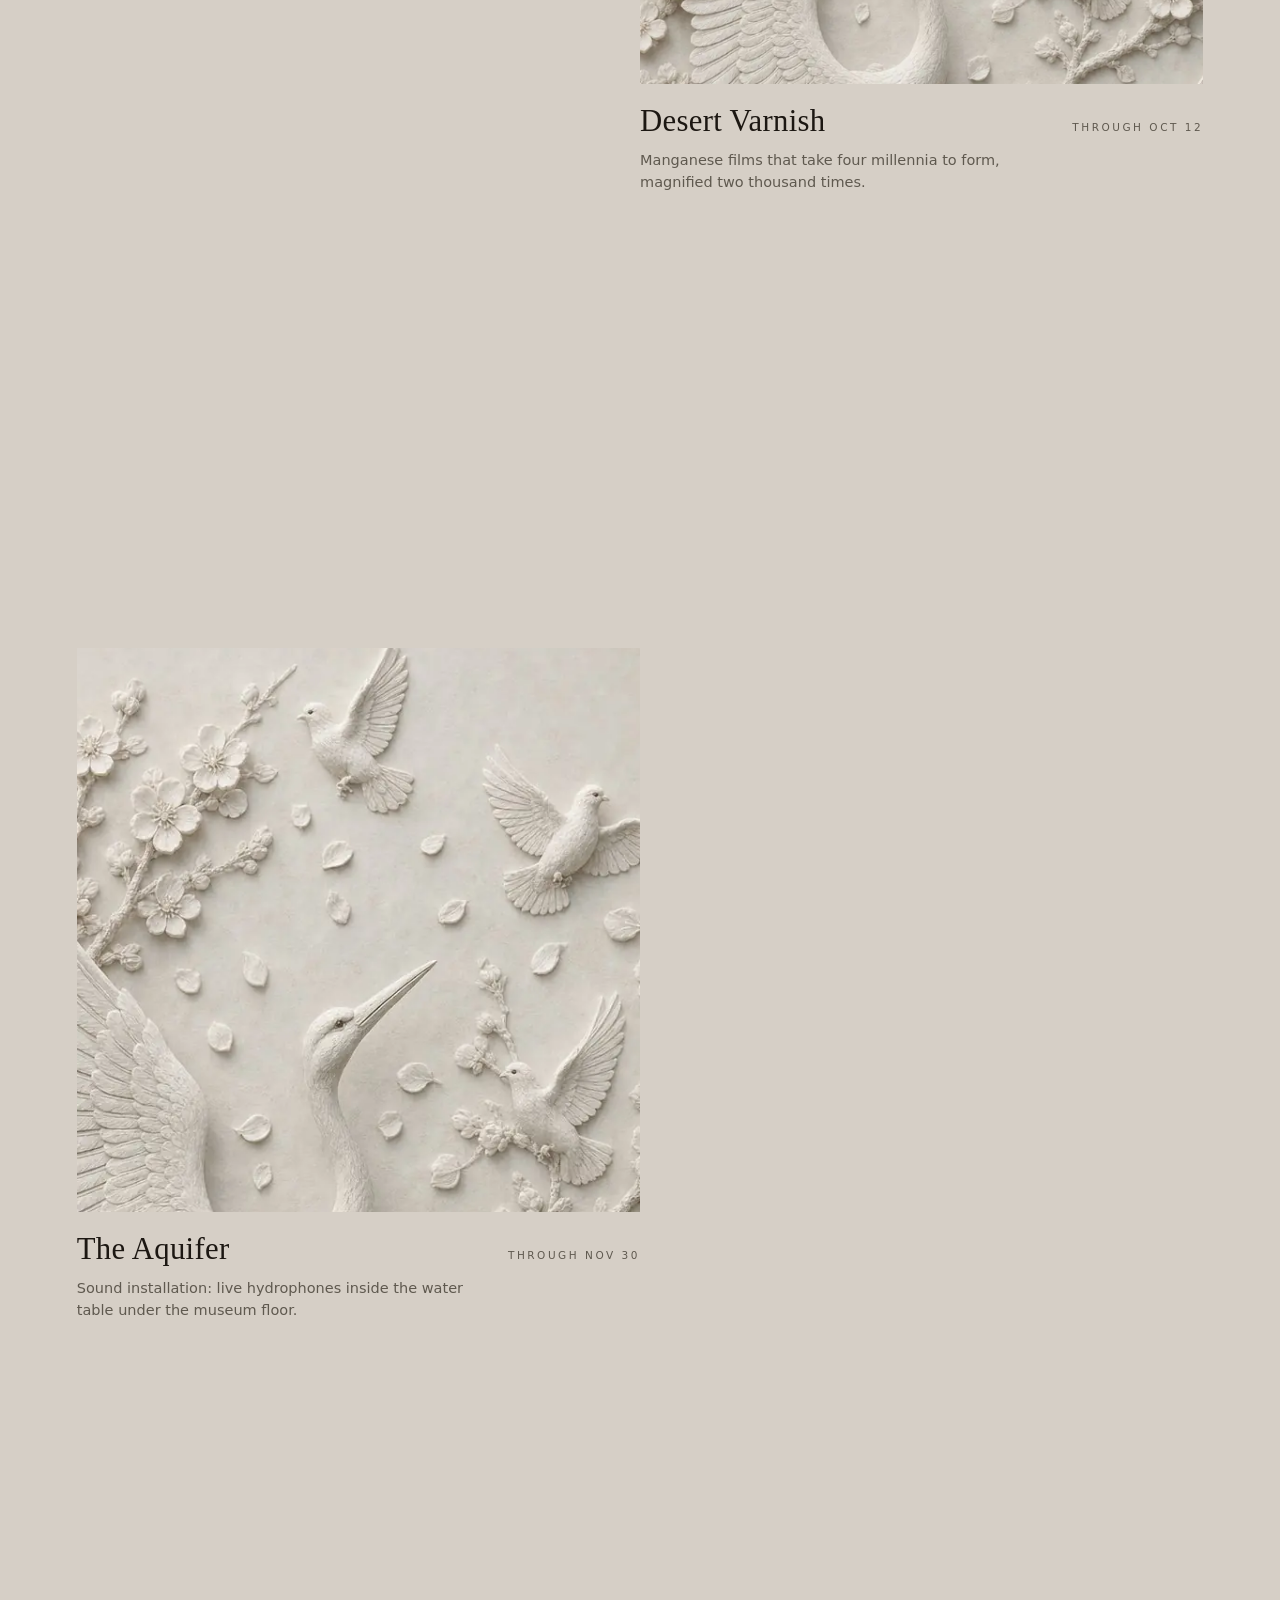
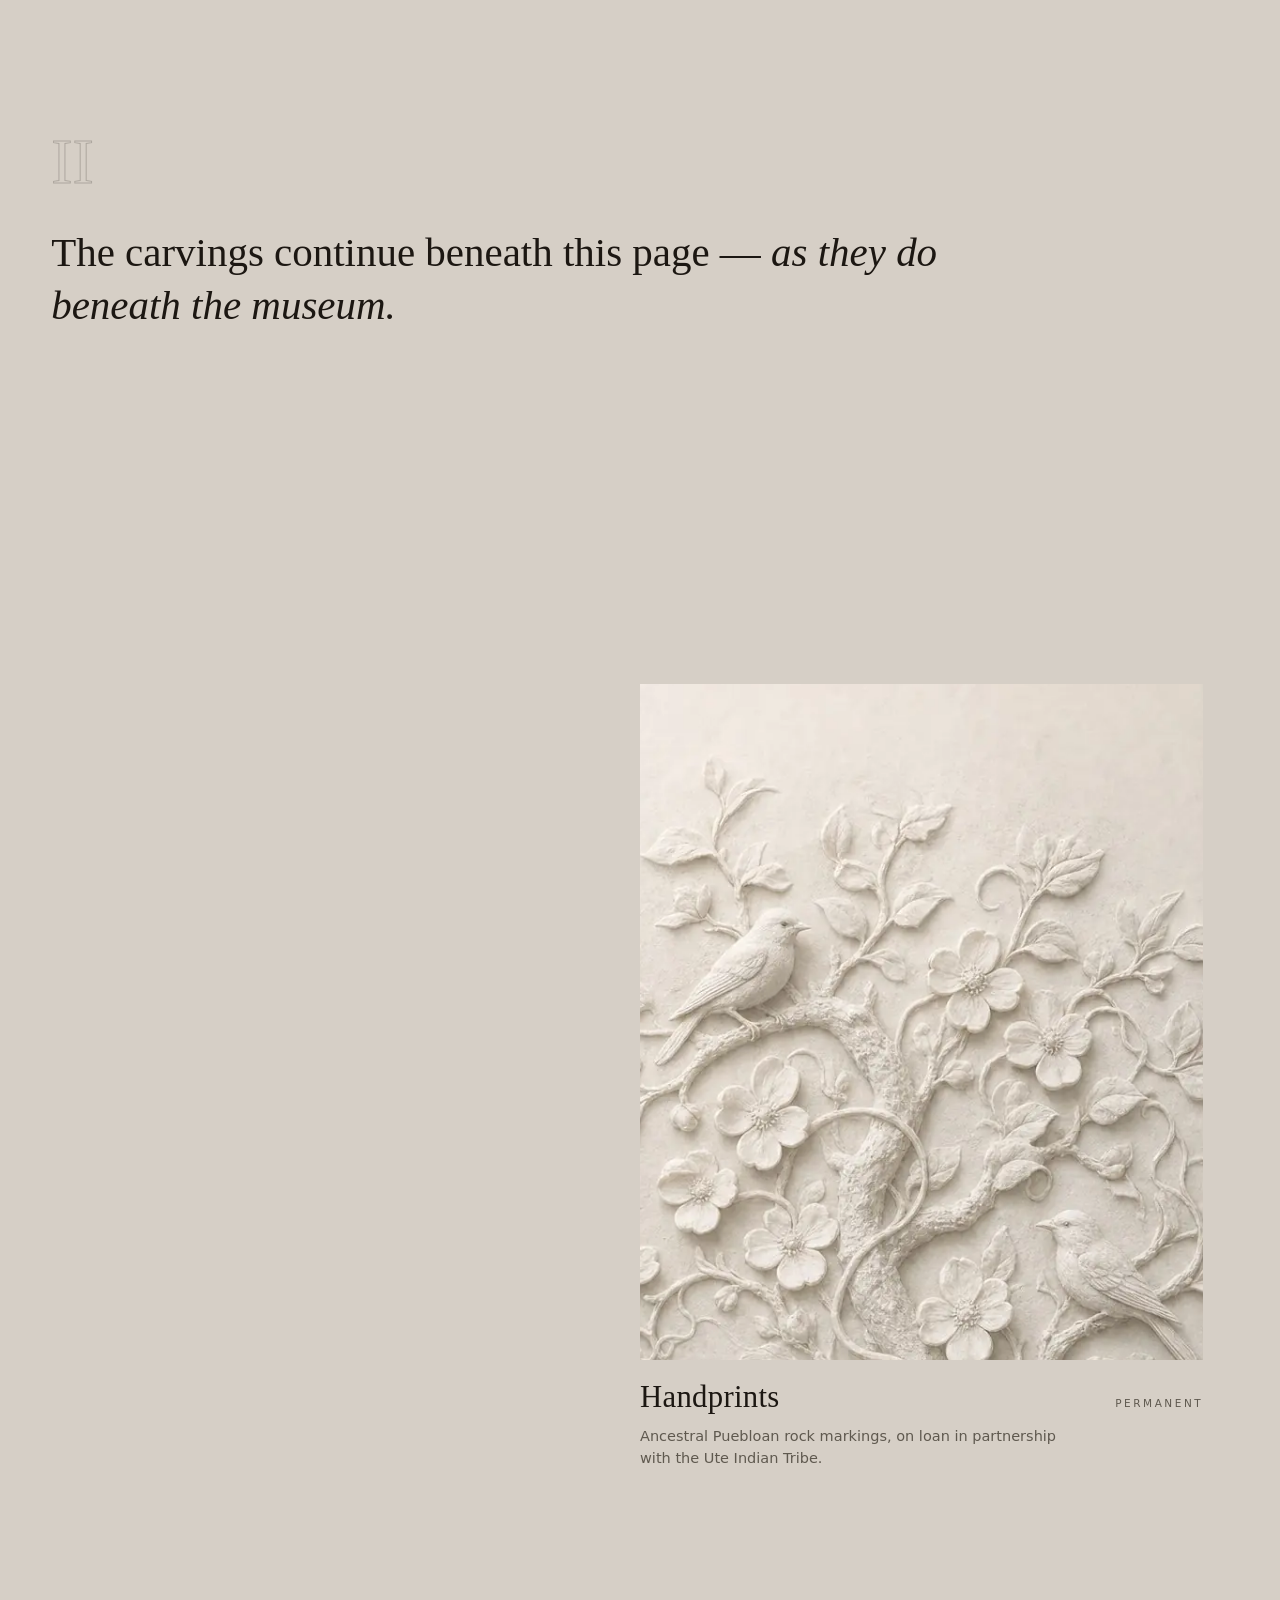
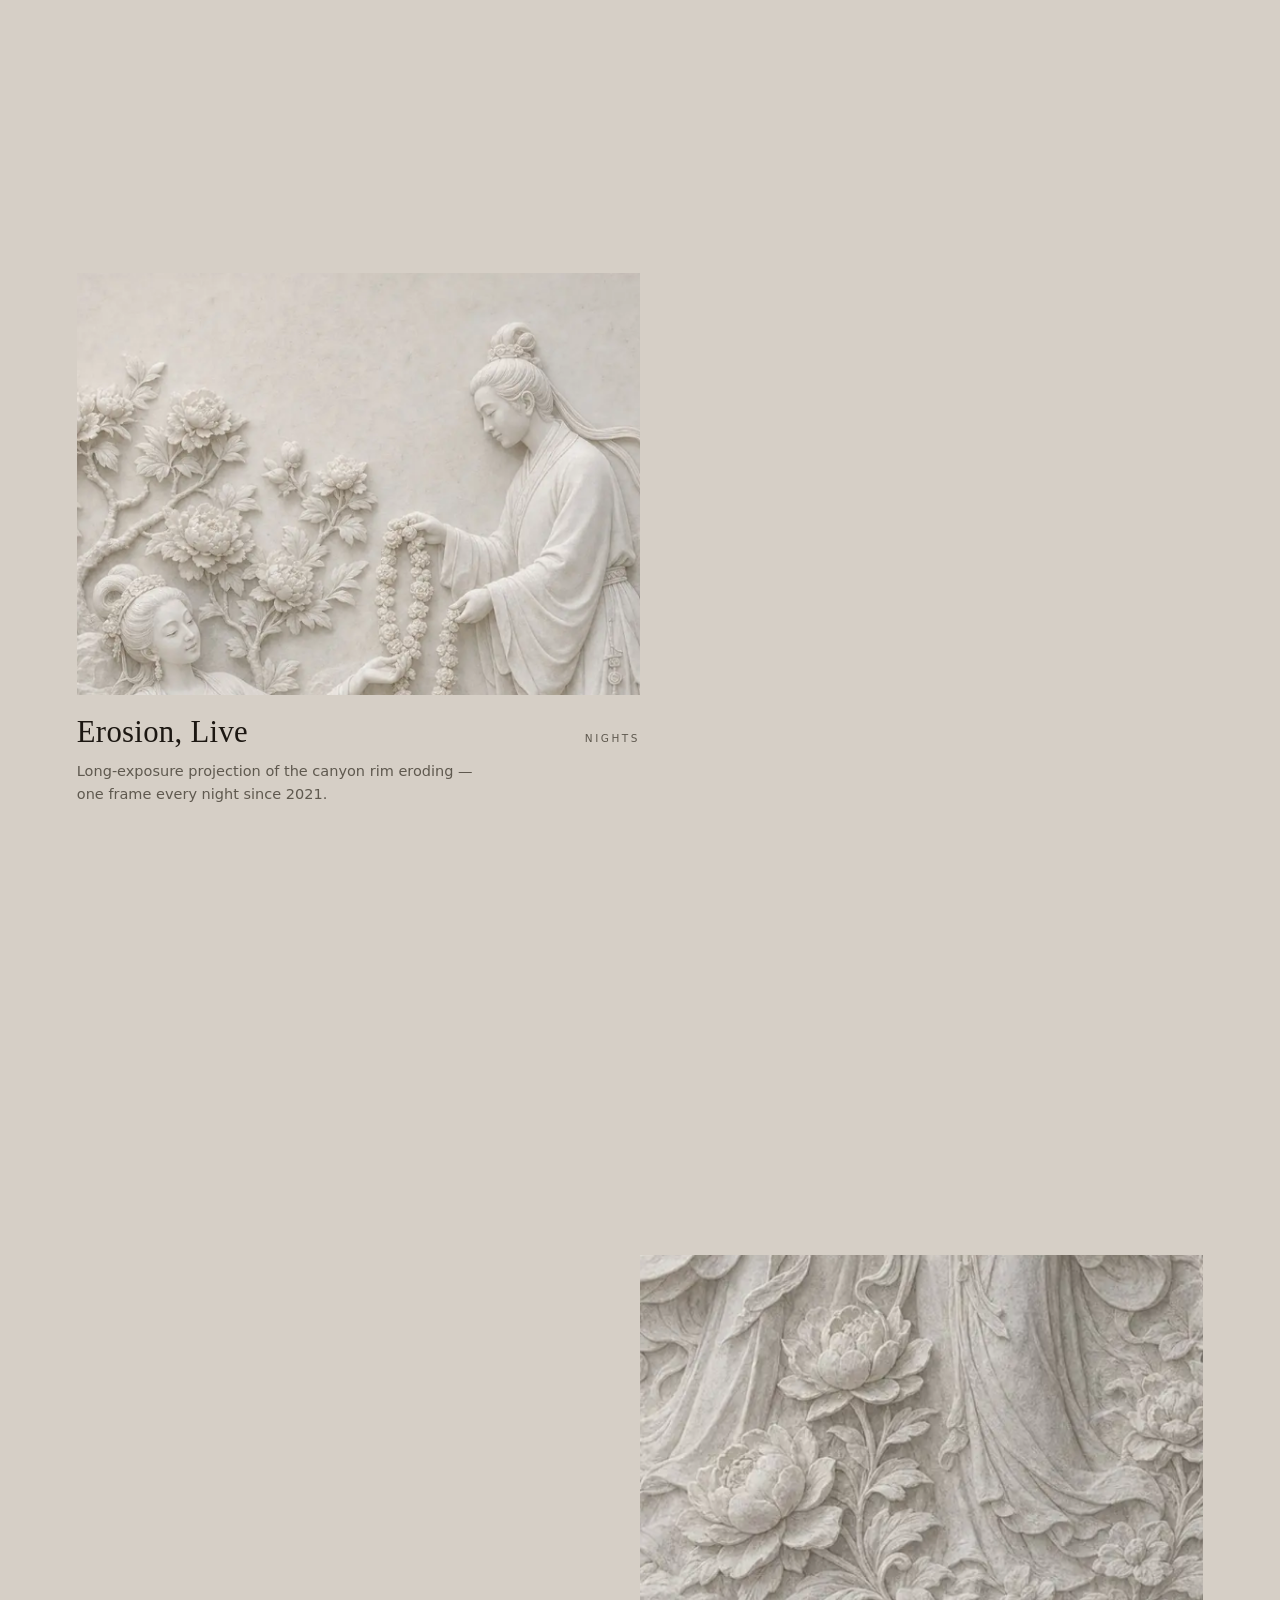
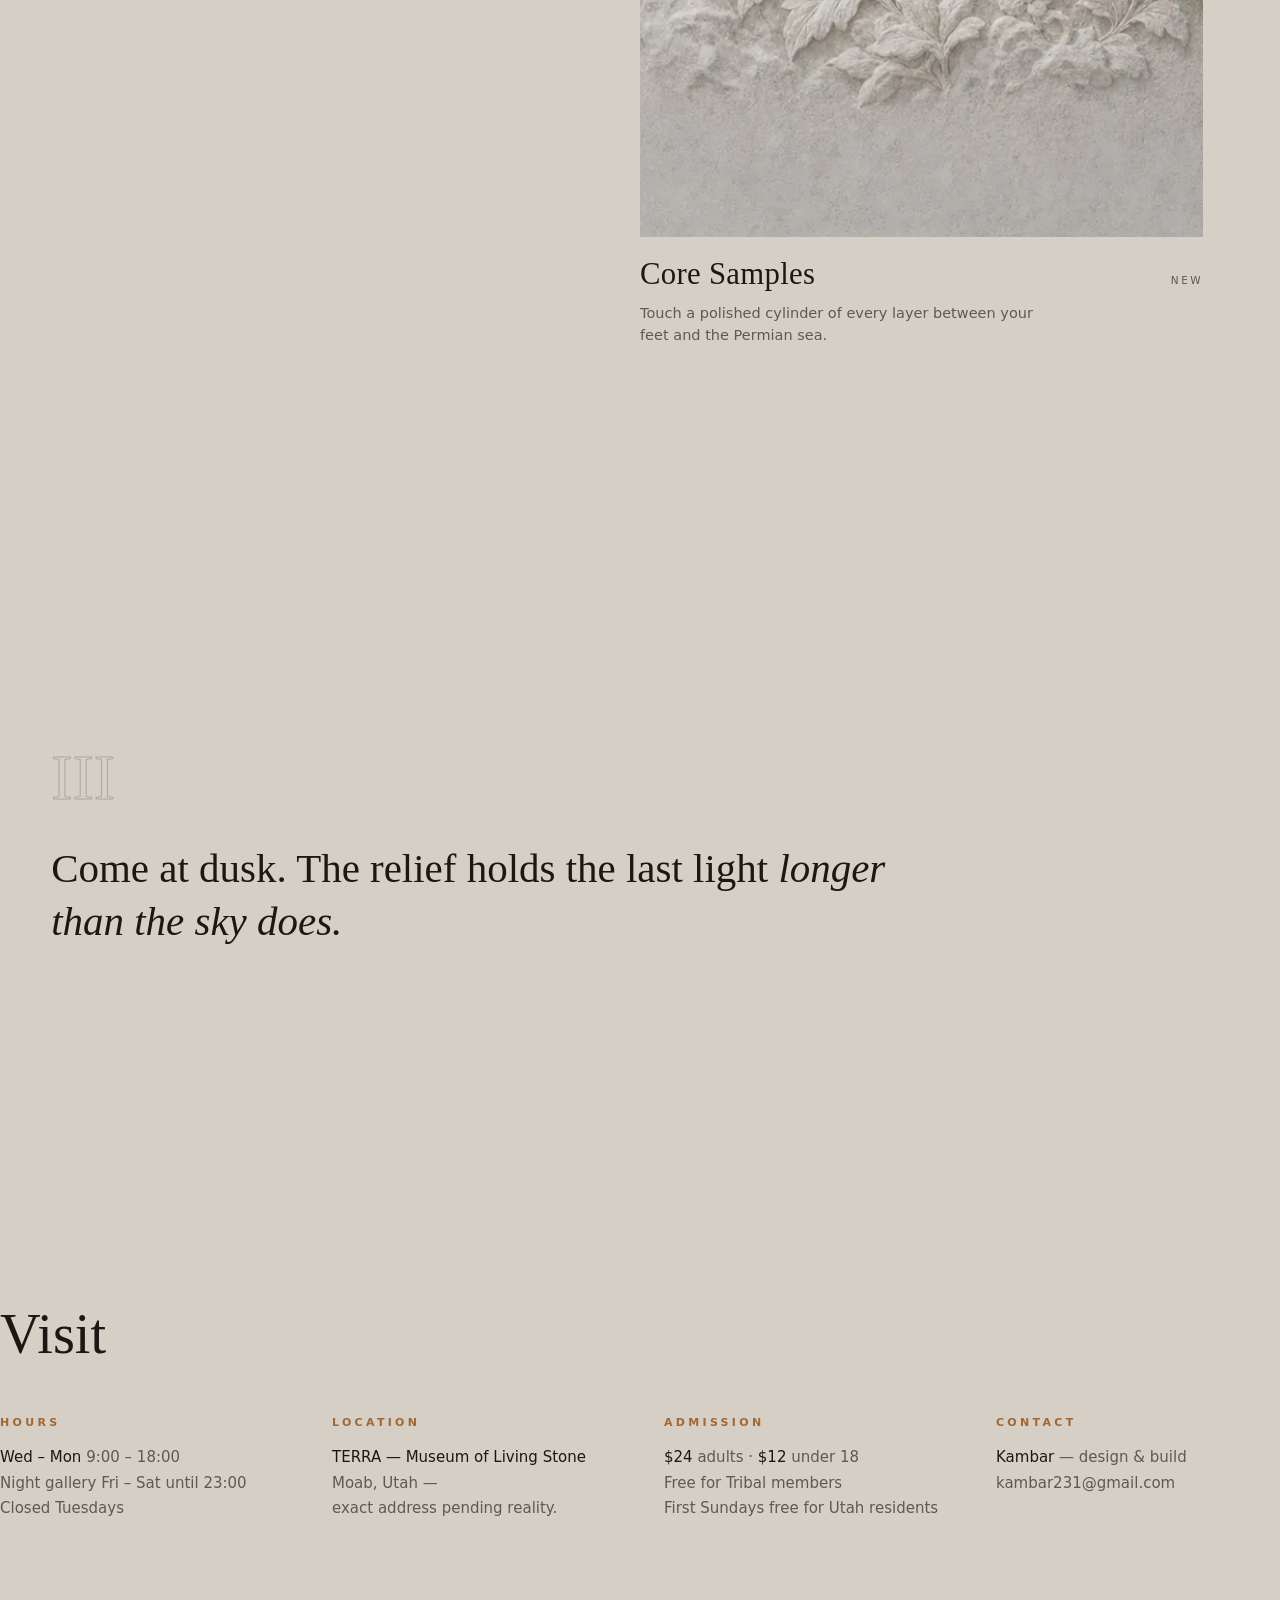
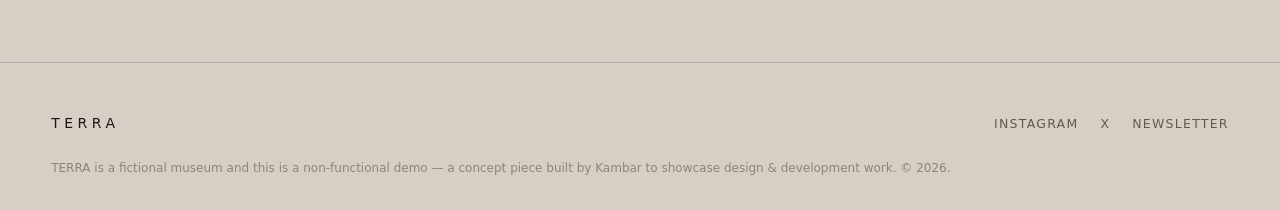
<file: terra-museum/index.html>
<!doctype html>
<html lang="en">
<head>
<meta charset="utf-8">
<meta name="viewport" content="width=device-width, initial-scale=1">
<title>TERRA — Museum of Living Stone</title>
<meta name="description" content="TERRA, Museum of Living Stone — a museum concept with a WebGL content-aware reveal that uncovers stone carvings as you scroll.">
<link rel="icon" href="data:image/svg+xml,%3Csvg%20xmlns%3D%27http%3A%2F%2Fwww.w3.org%2F2000%2Fsvg%27%20width%3D%2732%27%20height%3D%2732%27%20viewBox%3D%270%200%2032%2032%27%3E%3Crect%20width%3D%2732%27%20height%3D%2732%27%20rx%3D%277%27%20fill%3D%27%231c1712%27%2F%3E%3Ctext%20x%3D%2716%27%20y%3D%2723%27%20font-family%3D%22%27Cormorant%20Garamond%27%2CGeorgia%2Cserif%22%20font-size%3D%2720%27%20font-weight%3D%27600%27%20text-anchor%3D%27middle%27%20fill%3D%27%23d6cfc6%27%3ET%3C%2Ftext%3E%3C%2Fsvg%3E">
<meta property="og:title" content="TERRA — Museum of Living Stone">
<meta property="og:description" content="TERRA, Museum of Living Stone — a museum concept with a WebGL content-aware reveal that uncovers stone carvings as you scroll.">
<meta property="og:type" content="website">
<!-- og:image path is relative to the site root; make it an absolute https URL when deploying to a domain -->
<meta property="og:image" content="https://kambar231.github.io/WebPort/assets/img/terra-museum/relief-b64.webp">
<meta name="twitter:card" content="summary">
<meta name="twitter:title" content="TERRA — Museum of Living Stone">
<meta name="twitter:description" content="TERRA, Museum of Living Stone — a museum concept with a WebGL content-aware reveal that uncovers stone carvings as you scroll.">
<link rel="preconnect" href="https://fonts.googleapis.com">
<link rel="preconnect" href="https://fonts.gstatic.com" crossorigin>
<link href="https://fonts.googleapis.com/css2?family=Cormorant+Garamond:ital,wght@0,400;0,500;1,400&family=Archivo:wght@400;500&display=swap" rel="stylesheet" media="print" onload="this.media=\'all\'">
<style>
:root{
  --bg:#d6cfc6;--ink:#1c1712;--ink-dim:#5f594f;--accent:#a3672f;--hair:#b3afa6;
  --sans:'Archivo',system-ui,sans-serif;
  --serif:'Cormorant Garamond',Georgia,serif;
  --ease:cubic-bezier(.2,.8,.2,1);
  --s4:16px;--s5:24px;--s6:32px;--s7:48px;--s8:80px;--s9:140px;
}
*{box-sizing:border-box}
html{scroll-behavior:auto}
body{margin:0;background:var(--bg);color:var(--ink);font:400 16px/1.55 var(--sans);overflow-x:hidden}

#reveal{position:fixed;inset:0;width:100vw;height:100vh;z-index:0;pointer-events:none;display:block}
#grain{position:fixed;inset:0;z-index:2;pointer-events:none;opacity:.3;mix-blend-mode:multiply}
.content{position:relative;z-index:1}

/* ---- entrance ---- */
#loader{position:fixed;inset:0;z-index:20;background:var(--bg);display:flex;
  flex-direction:column;align-items:center;justify-content:center;gap:26px;
  transition:opacity 1s var(--ease),visibility 1s}
#loader .word{font:500 15px var(--sans);letter-spacing:.55em;text-indent:.55em;
  animation:trackin 1.6s var(--ease) both}
#loader .rule{width:0;height:1px;background:var(--accent);animation:rule 1.5s .15s var(--ease) both}
#loader .num{font:italic 400 13px var(--serif);color:var(--ink-dim);animation:trackin 1.6s .1s var(--ease) both}
@keyframes trackin{from{opacity:0;letter-spacing:1.1em}}
@keyframes rule{to{width:180px}}
body.loaded #loader{opacity:0;visibility:hidden}

.line{display:block;overflow:hidden}
.line>span{display:inline-block;transform:translateY(112%)}
body.loaded .line>span{animation:rise .9s var(--ease) forwards}
body.loaded .line:nth-child(2)>span{animation-delay:.1s}
body.loaded .line:nth-child(3)>span{animation-delay:.2s}
@keyframes rise{to{transform:none}}

@media (prefers-reduced-motion:reduce){
  #loader{display:none}
  .line>span{transform:none!important;animation:none!important}
  [data-reveal]{opacity:1!important;transform:none!important;transition:none!important}
}

/* ---- frame ---- */
.wrap{max-width:1320px;margin:0 auto;padding:0 clamp(20px,4vw,56px)}
nav{position:fixed;top:0;left:0;right:0;z-index:5;display:flex;justify-content:space-between;
  align-items:center;padding:22px clamp(20px,4vw,56px)}
nav .logo{font:500 15px var(--sans);letter-spacing:.32em}
nav a{color:var(--ink);text-decoration:none;font-size:12.5px;letter-spacing:.14em;
  text-transform:uppercase;margin-left:28px;opacity:.75;transition:opacity .2s}
nav a:hover{opacity:1}

/* ---- hero ---- */
.hero{position:relative;min-height:100dvh;display:flex;flex-direction:column;
  align-items:center;justify-content:center;text-align:center}
.hero .kicker{font:italic 400 17px/1 var(--serif);letter-spacing:.05em;
  color:var(--ink);opacity:.7;margin-bottom:var(--s6)}
.hero h1{margin:0;font:400 clamp(3rem,8.6vw,7.6rem)/1.04 var(--serif);letter-spacing:.01em}
.hero h1 .it{font-style:italic}
.hero .sub{max-width:420px;color:var(--ink-dim);margin-top:var(--s6);font-size:15.5px}
.scrolldown{position:absolute;bottom:34px;left:50%;transform:translateX(-50%);
  font-size:10.5px;letter-spacing:.34em;text-transform:uppercase;color:var(--ink-dim);
  animation:bob 2.6s var(--ease) infinite}
@keyframes bob{50%{transform:translate(-50%,8px)}}

/* ---- their rhythm: one object per viewport, long quiet page ---- */
.plate{min-height:118vh;display:flex;align-items:center;padding:0 clamp(20px,6vw,110px)}
.plate.right{justify-content:flex-end}
.plate figure{margin:0;width:min(44vw,600px)}
.plate canvas{width:100%;display:block;filter:saturate(.96)}
.plate figcaption{display:flex;align-items:baseline;gap:14px;margin-top:20px}
.plate h3{font:500 clamp(1.5rem,2.4vw,2.1rem) var(--serif);margin:0;letter-spacing:.01em}
.plate .when{margin-left:auto;font-size:10.5px;letter-spacing:.24em;text-transform:uppercase;color:var(--ink-dim)}
.plate .desc{margin:10px 0 0;color:var(--ink-dim);font-size:14.5px;max-width:46ch}
@media(max-width:760px){.plate{justify-content:center!important}.plate figure{width:min(86vw,520px)}
  .plate{min-height:96vh}}

/* interstitial statements — one line alone in a viewport */
.breath{min-height:70vh;display:flex;align-items:center}
.breath p{font:400 clamp(1.6rem,3.2vw,2.7rem)/1.3 var(--serif);max-width:900px;margin:0}
.breath em{color:inherit}
.breath .rn{font:400 clamp(2.6rem,5vw,4.4rem)/1 var(--serif);color:transparent;
  -webkit-text-stroke:1px rgba(28,23,18,.22);display:block;margin-bottom:var(--s6)}

/* ---- visit / footer ---- */
.visit{padding:var(--s9) 0}
.visit h2{font:400 clamp(2rem,4.4vw,3.6rem) var(--serif);margin:0 0 var(--s7)}
.visit .cols{display:grid;grid-template-columns:repeat(auto-fit,minmax(230px,1fr));gap:var(--s7)}
.visit h4{font-size:11px;letter-spacing:.3em;text-transform:uppercase;color:var(--accent);margin:0 0 14px}
.visit p{margin:0;color:var(--ink-dim);font-size:15px;line-height:1.7}
.visit strong{color:var(--ink);font-weight:500}
footer{border-top:1px solid var(--hair);padding:var(--s7) 0 var(--s6)}
footer .wrap{display:flex;flex-wrap:wrap;gap:var(--s5);justify-content:space-between;align-items:center}
footer .logo{font:500 14px var(--sans);letter-spacing:.32em}
footer a{color:var(--ink-dim);text-decoration:none;font-size:12.5px;letter-spacing:.1em;
  text-transform:uppercase;margin-left:22px;transition:color .2s}
footer a:hover{color:var(--ink)}
footer small{width:100%;color:#8d8477;font-size:12px}

/* demo modal — every link leads here, politely */
#demo{position:fixed;inset:0;z-index:30;display:none;align-items:center;justify-content:center;
  background:rgba(28,23,18,.38);backdrop-filter:blur(5px)}
#demo.open{display:flex}
#demo .card{background:var(--bg);border:1px solid var(--hair);max-width:400px;margin:20px;
  padding:38px 40px;text-align:center;animation:pop .35s var(--ease)}
@keyframes pop{from{opacity:0;transform:translateY(14px)}}
#demo h5{font:400 28px var(--serif);margin:0 0 10px}
#demo p{margin:0;color:var(--ink-dim);font-size:14.5px;line-height:1.6}
#demo button{margin-top:22px;font:500 12px var(--sans);letter-spacing:.18em;text-transform:uppercase;
  background:none;border:1px solid var(--hair);color:var(--ink);padding:10px 22px;cursor:pointer;
  transition:border-color .25s,opacity .25s}
#demo button:hover{border-color:var(--ink)}

[data-reveal]{opacity:0;transform:translateY(30px);transition:opacity .75s var(--ease),transform .75s var(--ease)}
[data-reveal].in{opacity:1;transform:none}
@media(max-width:640px){nav a{margin-left:14px}}
</style>
</head>
<body>
<canvas id="reveal" aria-hidden="true"></canvas>
<div id="grain" aria-hidden="true"></div>

<div id="loader" aria-hidden="true">
  <div class="word">T E R R A</div>
  <div class="rule"></div>
  <div class="num">mmxxi — mmxxvi</div>
</div>

<div class="content">
<nav>
  <div class="logo">TERRA</div>
  <div><a href="#exhibitions">Exhibitions</a><a href="#visit">Visit</a><a href="#visit">Tickets</a></div>
</nav>

<header class="hero wrap">
  <p class="kicker">Moab, Utah</p>
  <h1>
    <span class="line"><span>A museum</span></span>
    <span class="line"><span class="it">carved from</span></span>
    <span class="line"><span>living stone</span></span>
  </h1>
  <p class="sub">Move your cursor. Two hundred million years of carved stone is
  already here — it surfaces where you touch the page.</p>
  <div class="scrolldown">Scroll</div>
</header>

<section class="breath wrap" data-reveal>
  <div><span class="rn">I</span>
  <p>We don't hang stone on walls. We built the museum <em>inside the stratum</em> —
  one continuous bed of sculpted sandstone running beneath every step of your visit.</p></div>
</section>

<div id="exhibitions">
<section class="plate" data-reveal>
  <figure><canvas width="600" height="750"></canvas>
    <figcaption><h3>Strata</h3><span class="when">Permanent</span></figcaption>
    <p class="desc">A 180-meter descent through unbroken Jurassic bedding planes, lit only by tracked sun.</p>
  </figure>
</section>

<section class="plate right" data-reveal>
  <figure><canvas width="600" height="460"></canvas>
    <figcaption><h3>Desert Varnish</h3><span class="when">Through Oct 12</span></figcaption>
    <p class="desc">Manganese films that take four millennia to form, magnified two thousand times.</p>
  </figure>
</section>

<section class="plate" data-reveal>
  <figure><canvas width="600" height="600"></canvas>
    <figcaption><h3>The Aquifer</h3><span class="when">Through Nov 30</span></figcaption>
    <p class="desc">Sound installation: live hydrophones inside the water table under the museum floor.</p>
  </figure>
</section>
</div>

<section class="breath wrap" data-reveal>
  <div><span class="rn">II</span>
  <p>The carvings continue beneath this page — <em>as they do beneath the museum.</em></p></div>
</section>

<section class="plate right" data-reveal>
  <figure><canvas width="600" height="720"></canvas>
    <figcaption><h3>Handprints</h3><span class="when">Permanent</span></figcaption>
    <p class="desc">Ancestral Puebloan rock markings, on loan in partnership with the Ute Indian Tribe.</p>
  </figure>
</section>

<section class="plate" data-reveal>
  <figure><canvas width="600" height="450"></canvas>
    <figcaption><h3>Erosion, Live</h3><span class="when">Nights</span></figcaption>
    <p class="desc">Long-exposure projection of the canyon rim eroding — one frame every night since 2021.</p>
  </figure>
</section>

<section class="plate right" data-reveal>
  <figure><canvas width="600" height="620"></canvas>
    <figcaption><h3>Core Samples</h3><span class="when">New</span></figcaption>
    <p class="desc">Touch a polished cylinder of every layer between your feet and the Permian sea.</p>
  </figure>
</section>

<section class="breath wrap" data-reveal>
  <div><span class="rn">III</span>
  <p>Come at dusk. The relief holds the last light <em>longer than the sky does.</em></p></div>
</section>

<section class="visit wrap" id="visit">
  <h2 data-reveal>Visit</h2>
  <div class="cols">
    <div data-reveal><h4>Hours</h4><p><strong>Wed – Mon</strong> 9:00 – 18:00<br>
      Night gallery Fri – Sat until 23:00<br>Closed Tuesdays</p></div>
    <div data-reveal><h4>Location</h4><p><strong>TERRA — Museum of Living Stone</strong><br>
      Moab, Utah —<br>exact address pending reality.</p></div>
    <div data-reveal><h4>Admission</h4><p><strong>$24</strong> adults · <strong>$12</strong> under 18<br>
      Free for Tribal members<br>First Sundays free for Utah residents</p></div>
    <div data-reveal><h4>Contact</h4><p><strong>Kambar</strong> — design &amp; build<br>kambar231@gmail.com</p></div>
  </div>
</section>

<div id="demo" role="dialog" aria-modal="true" aria-labelledby="demoT">
  <div class="card">
    <h5 id="demoT">Just a demo</h5>
    <p>TERRA isn't a real museum — this site is a design showcase.
    The stone, sadly, exists only here.</p>
    <button id="demoClose">Back to the demo</button>
  </div>
</div>

<footer>
  <div class="wrap">
    <div class="logo">TERRA</div>
    <div><a href="#">Instagram</a><a href="#">X</a><a href="#">Newsletter</a></div>
    <small>TERRA is a fictional museum and this is a non-functional demo — a concept piece
    built by Kambar to showcase design &amp; development work. © 2026.</small>
  </div>
</footer>
</div>

<script>
/* ============================================================
   TERRA — content-aware WebGL2 reveal over a real bas-relief.
   One continuous carved artwork: the fixed background never
   scrolls; the page scrolls over it. Ported from reveal-lab.
   ============================================================ */
const RELIEF_B64="../assets/img/terra-museum/relief-b64.webp";
const REDUCED=matchMedia('(prefers-reduced-motion: reduce)').matches;
const DEMO=new URLSearchParams(location.search).has('demo');

/* hard-coded engine settings (no panel) */
const P={brushR:.075,morph:.15,deposit:1.0,decay:.982,diffuse:.7,
  imgSpeed:.5,climb:.5,gust:.7,headEdge:.075,wake:.7,rim:.25};

/* helpers reused by grain */
function noiseGen(seed){let s=seed>>>0;return()=>((s=Math.imul(s^s>>>15,s|1),s^=s+Math.imul(s^s>>>7,s|61),(s^s>>>14)>>>0)/4294967296)}

/* ---- the six plate crops share the ONE relief (source rects in 1536×1024) ---- */
const CROPS=[
  [190,220,600,750],    // 01 Strata        — the two statues among blossoms (panel 1)
  [110,1620,780,600],   // 02 Desert Varnish — cranes with raised wings (panel 2)
  [220,1560,600,600],   // 03 The Aquifer    — the two doves + drifting petals
  [210,4480,600,720],   // 04 Handprints     — flowering tree with songbirds (panel 4)
  [100,3080,800,600],   // 05 Erosion, Live  — garland exchange, standing figure's head intact
  [240,6780,580,600],   // 06 Core Samples   — statues + gathered flowers (panel 5)
];

const reliefImg=new Image();
reliefImg.onload=()=>onImageReady(reliefImg);
reliefImg.onerror=()=>{document.body.classList.add('loaded')};
reliefImg.src=RELIEF_B64;

function paintPlates(img){
  document.querySelectorAll('.plate canvas').forEach((cv,i)=>{
    const[sx,sy,sw,sh]=CROPS[i%CROPS.length];
    const ctx=cv.getContext('2d');ctx.imageSmoothingQuality='high';
    ctx.drawImage(img,sx,sy,sw,sh,0,0,cv.width,cv.height);
  });
}

function onImageReady(img){
  paintPlates(img);
  const cvs=document.getElementById('reveal');
  let gl=null;
  if(!REDUCED){try{gl=cvs.getContext('webgl2',{antialias:false})}catch(e){}}
  const cbf=gl&&gl.getExtension('EXT_color_buffer_float');
  if(gl&&cbf&&!REDUCED){ startWebGL(gl,cvs,img); }
  else{ startFallback(img); }
  setTimeout(()=>document.body.classList.add('loaded'),1200);
}

/* ============================================================
   FALLBACK — no WebGL2 / no float RT / reduced-motion:
   draw the relief once, fixed & continuous, at low opacity.
   ============================================================ */
function startFallback(img){
  let c=document.getElementById('reveal');
  if(c.getContext){ const n=c.cloneNode(false);c.parentNode.replaceChild(n,c);c=n; }
  const ctx=c.getContext('2d');
  function draw(){
    const W=c.width=innerWidth,H=c.height=innerHeight;
    ctx.clearRect(0,0,W,H);
    const s=Math.max(W/img.width,H/img.height),w=img.width*s,h=img.height*s;
    ctx.globalAlpha=.45;ctx.drawImage(img,(W-w)/2,(H-h)/2,w,h);ctx.globalAlpha=1;
  }
  draw();addEventListener('resize',draw);
}

/* ============================================================
   WEBGL2 ENGINE — ping-pong RGBA16F sim (480×300)
   deposit → advect along image-derived flow → disperse → decay
   ============================================================ */
function startWebGL(gl,cvs,img){
  const SIMW=480,SIMH=300,HW=208,HH=1504;
  let HT=new Float32Array(HW*HH),FLOW=new Float32Array(HW*HH*4);

  function sh(type,src){const s=gl.createShader(type);gl.shaderSource(s,src);gl.compileShader(s);
    if(!gl.getShaderParameter(s,gl.COMPILE_STATUS))throw gl.getShaderInfoLog(s);return s}
  function prog(v,f){const p=gl.createProgram();gl.attachShader(p,sh(gl.VERTEX_SHADER,v));
    gl.attachShader(p,sh(gl.FRAGMENT_SHADER,f));gl.linkProgram(p);
    if(!gl.getProgramParameter(p,gl.LINK_STATUS))throw gl.getProgramInfoLog(p);return p}
  const VS=`#version 300 es
in vec2 aP;out vec2 vUv;void main(){vUv=aP*.5+.5;gl_Position=vec4(aP,0,1);}`;

  const SIM_FS=`#version 300 es
precision highp float;in vec2 vUv;out vec4 o;
uniform sampler2D uInk,uFlow;
uniform vec2 uTexel;uniform float uDecay,uDiffuse,uImgSpeed,uGust,uDeposit,uMorph,uTime,uShift;
uniform vec4 uWin;
uniform vec4 uSeg[3];      /* xy=prev, zw=cur (uv) */
uniform vec3 uSegMeta[3];  /* x=radius, y=strength, z=active */
uniform vec2 uVel[3];      /* pointer velocity (uv/frame) */
float sdSeg(vec2 p,vec2 a,vec2 b){vec2 pa=p-a,ba=b-a;
  float h=clamp(dot(pa,ba)/max(dot(ba,ba),1e-6),0.,1.);return length(pa-ba*h);}
void main(){
  vec2 ar=vec2(uTexel.y/uTexel.x,1.);            /* aspect-correct space */
  vec4 F=texture(uFlow,uWin.xy+vUv*uWin.zw);
  vec2 flow=(F.rg*2.-1.)*F.b;                    /* image pull, gated by edge strength */
  vec2 gust=vec2(0.);
  for(int i=0;i<3;i++){ if(uSegMeta[i].z<.5)continue;
    float d=sdSeg(vUv*ar,uSeg[i].zw*ar,uSeg[i].zw*ar);
    gust+=uVel[i]*exp(-d*d/(uSegMeta[i].x*uSegMeta[i].x*4.))*uGust*40.;}
  /* uShift: ink is pinned to the PAGE — scrolling slides it with the content */
  vec2 src=clamp(vUv-(flow*uImgSpeed*1.6+gust)*uTexel*60.*.016-vec2(0.,uShift),vec2(.001),vec2(.999));
  /* dispersal: widen the backtrace sample — ink spreading through water */
  vec2 r=uTexel*uDiffuse;
  float ink=texture(uInk,src).r*.4
    +(texture(uInk,src+vec2(r.x,0)).r+texture(uInk,src-vec2(r.x,0)).r
     +texture(uInk,src+vec2(0,r.y)).r+texture(uInk,src-vec2(0,r.y)).r)*.15;
  ink*=uDecay;
  /* deposit: capsule stroke with a morphing rim */
  for(int i=0;i<3;i++){ if(uSegMeta[i].z<.5)continue;
    vec2 p=vUv*ar,a=uSeg[i].xy*ar,b=uSeg[i].zw*ar;
    float d=sdSeg(p,a,b);
    vec2 q=p-b;float th=atan(q.y,q.x);
    float m=1.+uMorph*(.5*sin(3.*th+uTime*1.7)+.33*sin(5.*th-uTime*2.3)+.22*sin(7.*th+uTime*3.1));
    float rr=uSegMeta[i].x*m;
    ink+=uDeposit*uSegMeta[i].y*smoothstep(rr,rr*.45,d);}
  o=vec4(min(ink,1.6),0.,0.,1.);
}`;

  const DRAW_FS=`#version 300 es
precision highp float;in vec2 vUv;out vec4 o;
uniform sampler2D uInk,uStone,uFlow;
uniform float uHeadEdge,uWake,uRim,uShowFlow,uSoft;
uniform vec4 uWin;   /* scroll window: x0,y0,w,h in image uv */
const vec3 BG=vec3(0.84,0.814,0.78);
void main(){
  float m=texture(uInk,vUv).r;
  float head=smoothstep(.62-uHeadEdge,.62+uHeadEdge,m);
  float body=smoothstep(.06,.5,m)*uWake;
  float rev=max(head,body);
  vec2 suv=uWin.xy+vUv*uWin.zw;
  vec3 stone=mix(BG,texture(uStone,suv).rgb,uSoft);
  vec3 col=mix(BG,stone,rev);
  /* wet meniscus rim on the reveal edge */
  float e=length(vec2(dFdx(m),dFdy(m)));
  col+=vec3(1.,.98,.92)*e*uRim*smoothstep(.05,.45,m)*(1.-head)*2.2;
  if(uShowFlow>.5){vec4 F=texture(uFlow,vUv);
    col=mix(col,vec3(F.r,F.g,1.-F.r*.5),.35*F.b*3.);}
  o=vec4(col,1.);
}`;

  const quad=gl.createBuffer();
  gl.bindBuffer(gl.ARRAY_BUFFER,quad);
  gl.bufferData(gl.ARRAY_BUFFER,new Float32Array([-1,-1,3,-1,-1,3]),gl.STATIC_DRAW);
  function bindQuad(p){const loc=gl.getAttribLocation(p,'aP');
    gl.enableVertexAttribArray(loc);gl.vertexAttribPointer(loc,2,gl.FLOAT,false,0,0)}
  const simP=prog(VS,SIM_FS),drawP=prog(VS,DRAW_FS);
  function tex(w,h,data,fmt){const t=gl.createTexture();gl.bindTexture(gl.TEXTURE_2D,t);
    gl.texParameteri(gl.TEXTURE_2D,gl.TEXTURE_MIN_FILTER,gl.LINEAR);
    gl.texParameteri(gl.TEXTURE_2D,gl.TEXTURE_MAG_FILTER,gl.LINEAR);
    gl.texParameteri(gl.TEXTURE_2D,gl.TEXTURE_WRAP_S,gl.CLAMP_TO_EDGE);
    gl.texParameteri(gl.TEXTURE_2D,gl.TEXTURE_WRAP_T,gl.CLAMP_TO_EDGE);
    if(fmt==='f')gl.texImage2D(gl.TEXTURE_2D,0,gl.RGBA16F,w,h,0,gl.RGBA,gl.FLOAT,data);
    else gl.texImage2D(gl.TEXTURE_2D,0,gl.RGBA,gl.RGBA,gl.UNSIGNED_BYTE,data);
    return t}
  let inkA=tex(SIMW,SIMH,null,'f'),inkB=tex(SIMW,SIMH,null,'f');
  const fbo=gl.createFramebuffer();
  let stoneTex,flowTex;
  function mirrorWrap(t){gl.bindTexture(gl.TEXTURE_2D,t);
    gl.texParameteri(gl.TEXTURE_2D,gl.TEXTURE_WRAP_S,gl.MIRRORED_REPEAT);
    gl.texParameteri(gl.TEXTURE_2D,gl.TEXTURE_WRAP_T,gl.MIRRORED_REPEAT)}
  function uploadFlow(){if(flowTex)gl.deleteTexture(flowTex);flowTex=tex(HW,HH,FLOW,'f');mirrorWrap(flowTex)}

  /* edge-tangent flow (Kang et al.): tangent of gradient, smoothed, + climb toward crests */
  function rebuildFlow(){
    const gx=new Float32Array(HW*HH),gy=new Float32Array(HW*HH),mg=new Float32Array(HW*HH);
    for(let y=0;y<HH;y++)for(let x=0;x<HW;x++){
      const i=y*HW+x,
      hl=HT[y*HW+Math.max(x-1,0)],hr=HT[y*HW+Math.min(x+1,HW-1)],
      hu=HT[Math.max(y-1,0)*HW+x],hd=HT[Math.min(y+1,HH-1)*HW+x];
      gx[i]=(hr-hl)*.5;gy[i]=(hd-hu)*.5;mg[i]=Math.hypot(gx[i],gy[i]);
    }
    let tx=new Float32Array(HW*HH),ty=new Float32Array(HW*HH);
    for(let i=0;i<HW*HH;i++){tx[i]=-gy[i];ty[i]=gx[i]}   // rotate 90° → along contours
    for(let pass=0;pass<3;pass++){                       // ETF smoothing, sign-aligned
      const ntx=new Float32Array(HW*HH),nty=new Float32Array(HW*HH);
      for(let y=0;y<HH;y++)for(let x=0;x<HW;x++){
        const i=y*HW+x;let ax=0,ay=0;
        for(let dy=-2;dy<=2;dy++){const yy=y+dy;if(yy<0||yy>=HH)continue;
          for(let dx=-2;dx<=2;dx++){const xx=x+dx;if(xx<0||xx>=HW)continue;
            const j=yy*HW+xx,dot=tx[i]*tx[j]+ty[i]*ty[j],s=dot<0?-1:1,w=mg[j];
            ax+=tx[j]*s*w;ay+=ty[j]*s*w}}
        const l=Math.hypot(ax,ay)||1;ntx[i]=ax/l;nty[i]=ay/l;
      }
      tx=ntx;ty=nty;
    }
    const climb=P.climb;
    for(let i=0;i<HW*HH;i++){
      const gl2=mg[i]||1e-6,ux=gx[i]/gl2,uy=gy[i]/gl2;   // uphill: toward the crest
      let fx=tx[i]*(1-climb)+ux*climb,fy=ty[i]*(1-climb)+uy*climb;
      const l=Math.hypot(fx,fy)||1;fx/=l;fy/=l;
      const k=i*4,str=Math.min(1,mg[i]*26);              // flat ground: ink rests
      FLOW[k]=fx*.5+.5;FLOW[k+1]=fy*.5+.5;FLOW[k+2]=str;FLOW[k+3]=1;
    }
    uploadFlow();
  }

  /* the picture IS the sculpture: luminance becomes the height / flow field.
     Both stone & heightfield are drawn vertically flipped so the bottom-left
     vUv origin renders the relief UPRIGHT (mask & stone share orientation). */
  function buildFromImage(image){
    const vw=Math.min(image.width,2048),vh=Math.round(vw*image.height/image.width);
    const vc=document.createElement('canvas');vc.width=vw;vc.height=vh;
    const vctx=vc.getContext('2d');vctx.translate(0,vh);vctx.scale(1,-1);
    vctx.drawImage(image,0,0,vw,vh);
    if(stoneTex)gl.deleteTexture(stoneTex);stoneTex=tex(0,0,vc);mirrorWrap(stoneTex);
    const hc=document.createElement('canvas');hc.width=HW;hc.height=HH;
    const hx=hc.getContext('2d');hx.translate(0,HH);hx.scale(1,-1);
    hx.drawImage(image,0,0,HW,HH);
    const d=hx.getImageData(0,0,HW,HH).data;
    for(let i=0;i<HW*HH;i++)HT[i]=(d[i*4]*.299+d[i*4+1]*.587+d[i*4+2]*.114)/255;
    for(let pass=0;pass<1;pass++){                       // light polish — keep the figures
      const tmp=new Float32Array(HT);
      for(let y=0;y<HH;y++)for(let x=0;x<HW;x++){
        let s=0,n=0;
        for(let dy=-1;dy<=1;dy++){const yy=y+dy;if(yy<0||yy>=HH)continue;
          for(let dx=-1;dx<=1;dx++){const xx=x+dx;if(xx<0||xx>=HW)continue;
            s+=tmp[yy*HW+xx];n++}}
        HT[y*HW+x]=s/n;}
    }
    rebuildFlow();clearInk();
  }
  function clearInk(){[inkA,inkB].forEach(t=>{gl.bindFramebuffer(gl.FRAMEBUFFER,fbo);
    gl.framebufferTexture2D(gl.FRAMEBUFFER,gl.COLOR_ATTACHMENT0,gl.TEXTURE_2D,t,0);
    gl.viewport(0,0,SIMW,SIMH);gl.clearColor(0,0,0,1);gl.clear(gl.COLOR_BUFFER_BIT)})}

  /* ---------- pointers: cursor + 2 phantom wanderers ---------- */
  function mkPtr(x,y,str){return{x,y,tx:x,ty:y,px:x,py:y,str}}
  const me=mkPtr(.5,.45,1);
  addEventListener('pointermove',e=>{me.tx=e.clientX/innerWidth;me.ty=1-e.clientY/innerHeight});
  const PR=noiseGen(4242);
  /* ONE phantom visitor: travels smooth bezier ARCS (ease in/out — never jumps),
     rests sometimes, and its strength breathes: strong while moving, faint at rest */
  const ph={x:.8,y:.32,px:.8,py:.32,str:.15,mode:'pause',t0:0,dur:1.2,p0:[.8,.32],p1:[.8,.32],c:[.8,.32]};
  function phPlan(t){
    const txp=.08+PR()*.84,typ=.1+PR()*.8;
    const dx=txp-ph.x,dy=typ-ph.y,len=Math.hypot(dx,dy)||.01;
    const bow=(.12+PR()*.38)*(PR()<.5?1:-1);          /* arc left or right */
    ph.p0=[ph.x,ph.y];ph.p1=[txp,typ];
    ph.c=[(ph.x+txp)/2-dy/len*bow*len,(ph.y+typ)/2+dx/len*bow*len];
    ph.t0=t;ph.dur=1.6+len*4.5+PR()*1.6;ph.mode='move';
  }
  function phStep(t){
    ph.px=ph.x;ph.py=ph.y;
    if(ph.mode==='pause'){ if(t>ph.t0+ph.dur)phPlan(t); }
    else{
      let u=(t-ph.t0)/ph.dur;
      if(u>=1){u=1;ph.mode='pause';ph.t0=t;ph.dur=.7+PR()*2.6}
      const e=u*u*(3-2*u);                            /* eased — fluid, no snapping */
      const a=ph.p0,c=ph.c,b=ph.p1,w=1-e;
      ph.x=w*w*a[0]+2*w*e*c[0]+e*e*b[0];
      ph.y=w*w*a[1]+2*w*e*c[1]+e*e*b[1];
    }
    const sp=Math.hypot(ph.x-ph.px,ph.y-ph.py)*60;    /* dynamic strength: */
    const want=.14+.6*Math.min(sp/.45,1)+.12*Math.sin(t*.65+2);  /* speed + slow breath */
    ph.str+=(Math.max(.06,Math.min(.85,want))-ph.str)*.05;
  }
  function stepPtr(p,l){p.px=p.x;p.py=p.y;p.x+=(p.tx-p.x)*l;p.y+=(p.ty-p.y)*l}

  function resize(){cvs.width=innerWidth*Math.min(devicePixelRatio,1.5);
    cvs.height=innerHeight*Math.min(devicePixelRatio,1.5)}
  resize();addEventListener('resize',resize);
  buildFromImage(img);

  /* the carving TRAVELS: a zoomed window pans down the image as you scroll,
     so the background is one continuous piece across the whole page */
  let scrollT=0,scrollS=0;
  function scrollTarget(){scrollT=scrollY}          /* raw pixels — 1:1 travel */
  addEventListener('scroll',scrollTarget,{passive:true});scrollTarget();
  const IMG_W=1024,IMG_H=7400;   /* the tall composite */
  function winRect(){
    /* 1:1 travel that ALWAYS reaches the image bottom exactly at the page bottom:
       derive the window height from the real page length, then the width from it
       (narrower viewports zoom in horizontally instead of running out of image
       and freezing mid-page) */
    const sMax=Math.max(1,document.documentElement.scrollHeight-innerHeight);
    const winH=innerHeight/(innerHeight+sMax);          /* exact fit, strict 1:1 */
    const winW=Math.min(1,winH*(innerWidth/innerHeight)*(IMG_H/IMG_W));
    let y0=(1-winH)-scrollS*(winH/innerHeight);
    y0=Math.max(0,Math.min(1-winH,y0));
    return [(1-winW)/2,y0,winW,winH];
  }

  /* entrance bloom: hold a strong central deposit for the first ~0.6s */
  let t0=null;
  function frame(ts){
    if(t0===null)t0=ts;const t=(ts-t0)/1000;
    if(DEMO){me.tx=.2+.55*Math.min(t/2.5,1);me.ty=.5+.14*Math.sin(t*2.4)}
    const bloom=Math.max(0,1-t/0.6);                 // one-time entrance bloom
    stepPtr(me,.12);
    phStep(t);
    const ptrs=[me,ph];
    /* sim pass */
    gl.bindFramebuffer(gl.FRAMEBUFFER,fbo);
    gl.framebufferTexture2D(gl.FRAMEBUFFER,gl.COLOR_ATTACHMENT0,gl.TEXTURE_2D,inkB,0);
    gl.viewport(0,0,SIMW,SIMH);gl.useProgram(simP);bindQuad(simP);
    gl.activeTexture(gl.TEXTURE0);gl.bindTexture(gl.TEXTURE_2D,inkA);
    gl.activeTexture(gl.TEXTURE1);gl.bindTexture(gl.TEXTURE_2D,flowTex);
    const U=n=>gl.getUniformLocation(simP,n);
    gl.uniform1i(U('uInk'),0);gl.uniform1i(U('uFlow'),1);
    gl.uniform2f(U('uTexel'),1/SIMW,1/SIMH);
    gl.uniform1f(U('uDecay'),P.decay);gl.uniform1f(U('uDiffuse'),P.diffuse);
    gl.uniform1f(U('uImgSpeed'),P.imgSpeed);gl.uniform1f(U('uGust'),P.gust);
    gl.uniform1f(U('uDeposit'),P.deposit);gl.uniform1f(U('uMorph'),P.morph);
    gl.uniform1f(U('uTime'),t);
    const prevS=scrollS;
    scrollS+=(scrollT-scrollS)*.22;                   /* fluid, damped travel */
    const dPx=scrollS-prevS,dV=dPx/innerHeight;       /* this frame's page slide */
    gl.uniform1f(U('uShift'),dV);
    /* scrolling IS brush motion: swell the head with scroll speed so a fast
       scroll paints a full-width stroke, not a thin streak */
    const scrollAct=Math.min(Math.abs(dPx)/22,1);
    const scrollSwell=1+scrollAct*.95;
    /* organic width variation: breathes between 1.0× and 1.2× of the current size,
       strongest while scrolling so the painted band isn't one uniform width */
    const wob=.5+.5*(.6*Math.sin(t*2.1)+.4*Math.sin(t*5.3+1.7));
    const widthVar=1+.2*wob*(.35+.65*scrollAct);
    const win=winRect();
    gl.uniform4fv(U('uWin'),win);
    const seg=[],meta=[],vel=[];
    for(let i=0;i<3;i++){const p=ptrs[i];
      if(p){seg.push(p.px,p.py+dV,p.x,p.y);      /* connect to where the old head NOW is */
        const rad=P.brushR*(p===me?(1+bloom*.9):.72)*scrollSwell*widthVar;
        meta.push(rad,p.str*(p===me?(1+bloom*.6):1),1);
        vel.push((p.x-p.px),(p.y-p.py))}
      else{seg.push(0,0,0,0);meta.push(0,0,0);vel.push(0,0)}}
    gl.uniform4fv(U('uSeg[0]'),seg);gl.uniform3fv(U('uSegMeta[0]'),meta);
    gl.uniform2fv(U('uVel[0]'),vel);
    gl.drawArrays(gl.TRIANGLES,0,3);
    [inkA,inkB]=[inkB,inkA];
    /* draw pass */
    gl.bindFramebuffer(gl.FRAMEBUFFER,null);
    gl.viewport(0,0,cvs.width,cvs.height);gl.useProgram(drawP);bindQuad(drawP);
    gl.activeTexture(gl.TEXTURE0);gl.bindTexture(gl.TEXTURE_2D,inkA);
    gl.activeTexture(gl.TEXTURE1);gl.bindTexture(gl.TEXTURE_2D,stoneTex);
    gl.activeTexture(gl.TEXTURE2);gl.bindTexture(gl.TEXTURE_2D,flowTex);
    const D=n=>gl.getUniformLocation(drawP,n);
    gl.uniform1i(D('uInk'),0);gl.uniform1i(D('uStone'),1);gl.uniform1i(D('uFlow'),2);
    gl.uniform1f(D('uHeadEdge'),P.headEdge);gl.uniform1f(D('uWake'),P.wake*.8);
    gl.uniform1f(D('uRim'),P.rim);gl.uniform1f(D('uShowFlow'),0);
    gl.uniform1f(D('uSoft'),.72);gl.uniform4fv(D('uWin'),win);
    gl.drawArrays(gl.TRIANGLES,0,3);
    requestAnimationFrame(frame);
  }
  requestAnimationFrame(frame);
}

/* film grain */
(()=>{const g=document.createElement('canvas');g.width=g.height=140;
  const gc=g.getContext('2d'),gi=gc.createImageData(140,140),r=noiseGen(555);
  for(let i=0;i<gi.data.length;i+=4){const v=r()*255|0;
    gi.data[i]=gi.data[i+1]=gi.data[i+2]=v;gi.data[i+3]=13}
  gc.putImageData(gi,0,0);
  document.getElementById('grain').style.background=`url(${g.toDataURL()})`;})();

/* ---- momentum scroll + magnetic plates (Lenis-style) ----
   wheel input feeds a target; the page eases toward it with inertia. Once the
   wheel rests, the nearest plate (image + title + caption = one unit) gently
   pulls the target until it sits centered in the viewport. */
if(!matchMedia('(prefers-reduced-motion: reduce)').matches){
  let cur=scrollY,tgt=scrollY,lastWheel=0,vel=0;
  const maxS=()=>document.documentElement.scrollHeight-innerHeight;
  /* each wheel notch is an IMPULSE into velocity, not a position jump — clicky
     mouse wheels then accelerate smoothly instead of kicking gear by gear.
     Impulse×Σ(friction^n) = delta, so total travel per notch stays 1:1. */
  addEventListener('wheel',e=>{e.preventDefault();lastWheel=performance.now();
    const d=e.deltaY*(e.deltaMode===1?16:1);
    vel=Math.max(-140,Math.min(140,vel+d*.1))},{passive:false});
  addEventListener('scroll',()=>{ /* external scroll (keys, hash) → resync */
    if(Math.abs(scrollY-cur)>60){cur=tgt=scrollY}},{passive:true});
  (function smoothScroll(){
    if(Math.abs(vel)>.04){                        /* glide: velocity + friction */
      tgt=Math.max(0,Math.min(maxS(),tgt+vel));vel*=.9;
    }else vel=0;
    if(performance.now()-lastWheel>500&&!vel){    /* wheel well at rest → magnet */
      let best=null,bd=1e9;
      document.querySelectorAll('.plate figure').forEach(el=>{
        const r=el.getBoundingClientRect();
        const a=scrollY+r.top+r.height/2-innerHeight/2;
        const d=Math.abs(a-tgt);if(d<bd){bd=d;best=a}});
      const reach=innerHeight*.085;   /* tight: only pulls when you land nearly on it */
      if(best!==null&&bd<reach&&bd>2){
        /* feather-light at the edge of reach, firmer only when already close —
           and always slow: a drift you notice late, not a grab */
        const w=1-bd/reach;
        tgt+=(Math.max(0,Math.min(maxS(),best))-tgt)*(.006+.016*w*w);
      }
    }
    cur+=(tgt-cur)*.085;                          /* inertia */
    if(Math.abs(cur-scrollY)>.4)scrollTo(0,cur);
    requestAnimationFrame(smoothScroll);
  })();
}

/* demo modal: every link is a polite dead end */
const demo=document.getElementById('demo');
document.querySelectorAll('a:not(.backHome)').forEach(a=>a.addEventListener('click',e=>{
  e.preventDefault();demo.classList.add('open')}));
document.getElementById('demoClose').addEventListener('click',()=>demo.classList.remove('open'));
demo.addEventListener('click',e=>{if(e.target===demo)demo.classList.remove('open')});
addEventListener('keydown',e=>{if(e.key==='Escape')demo.classList.remove('open')});

/* scroll reveal */
const io=new IntersectionObserver(es=>es.forEach(e=>{if(e.isIntersecting){e.target.classList.add('in');io.unobserve(e.target)}}),{threshold:.16});
document.querySelectorAll('[data-reveal]').forEach(el=>io.observe(el));

/* safety: never leave the loader up if the image stalls */
setTimeout(()=>document.body.classList.add('loaded'),4000);
</script>

<style>
.backHome{position:fixed;left:18px;bottom:18px;z-index:400;display:inline-flex;align-items:center;gap:8px;
  padding:9px 16px 9px 13px;border-radius:999px;background:rgba(244,241,235,.78);color:#1f1d1a;border:1px solid rgba(31,29,26,.22);
  -webkit-backdrop-filter:blur(10px);backdrop-filter:blur(10px);
  font:500 12.5px/1 'Hanken Grotesk',system-ui,sans-serif;letter-spacing:.04em;text-decoration:none;
  transition:background .25s,color .25s,transform .25s}
.backHome:hover{background:#1f1d1a;color:#f4f1eb;transform:translateY(-2px)}
.backHome svg{display:block}
</style>
<a class="backHome" href="https://kambar231.github.io/Work_Portfolio/v2/#websites" title="Back to portfolio">
<svg width="13" height="13" viewBox="0 0 24 24" fill="none" stroke="currentColor" stroke-width="2.2" stroke-linecap="round" stroke-linejoin="round"><path d="M19 12H5"/><path d="M12 19l-7-7 7-7"/></svg>
Back to portfolio</a>


<script>/* inside the portfolio layer, the pill closes the layer instead of navigating */
document.querySelectorAll('.backHome').forEach(b=>b.addEventListener('click',e=>{
  if(window.parent!==window){e.preventDefault();window.parent.postMessage({type:'pf-close'},'*')}}));
if(window.parent!==window)window.parent.postMessage({type:'pf-ready'},'*');
</script>
</body>
</html>
</file>
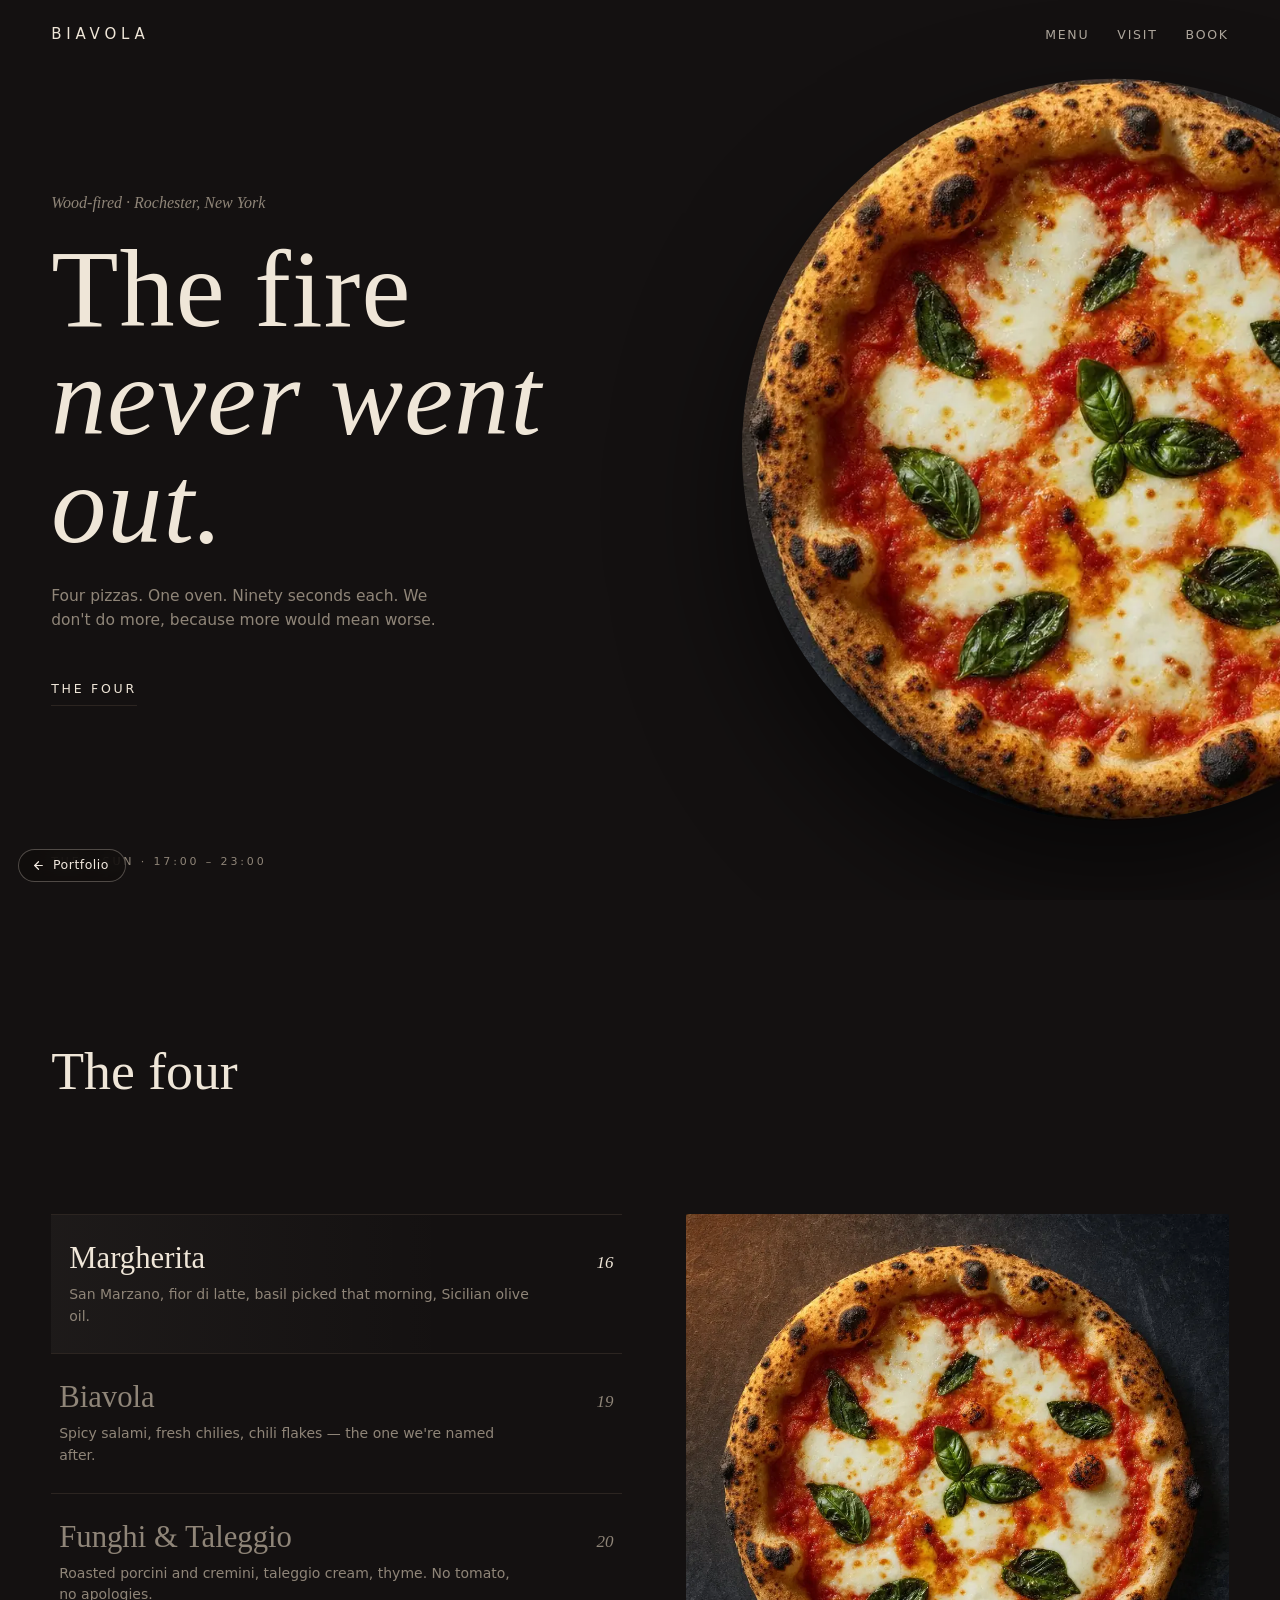
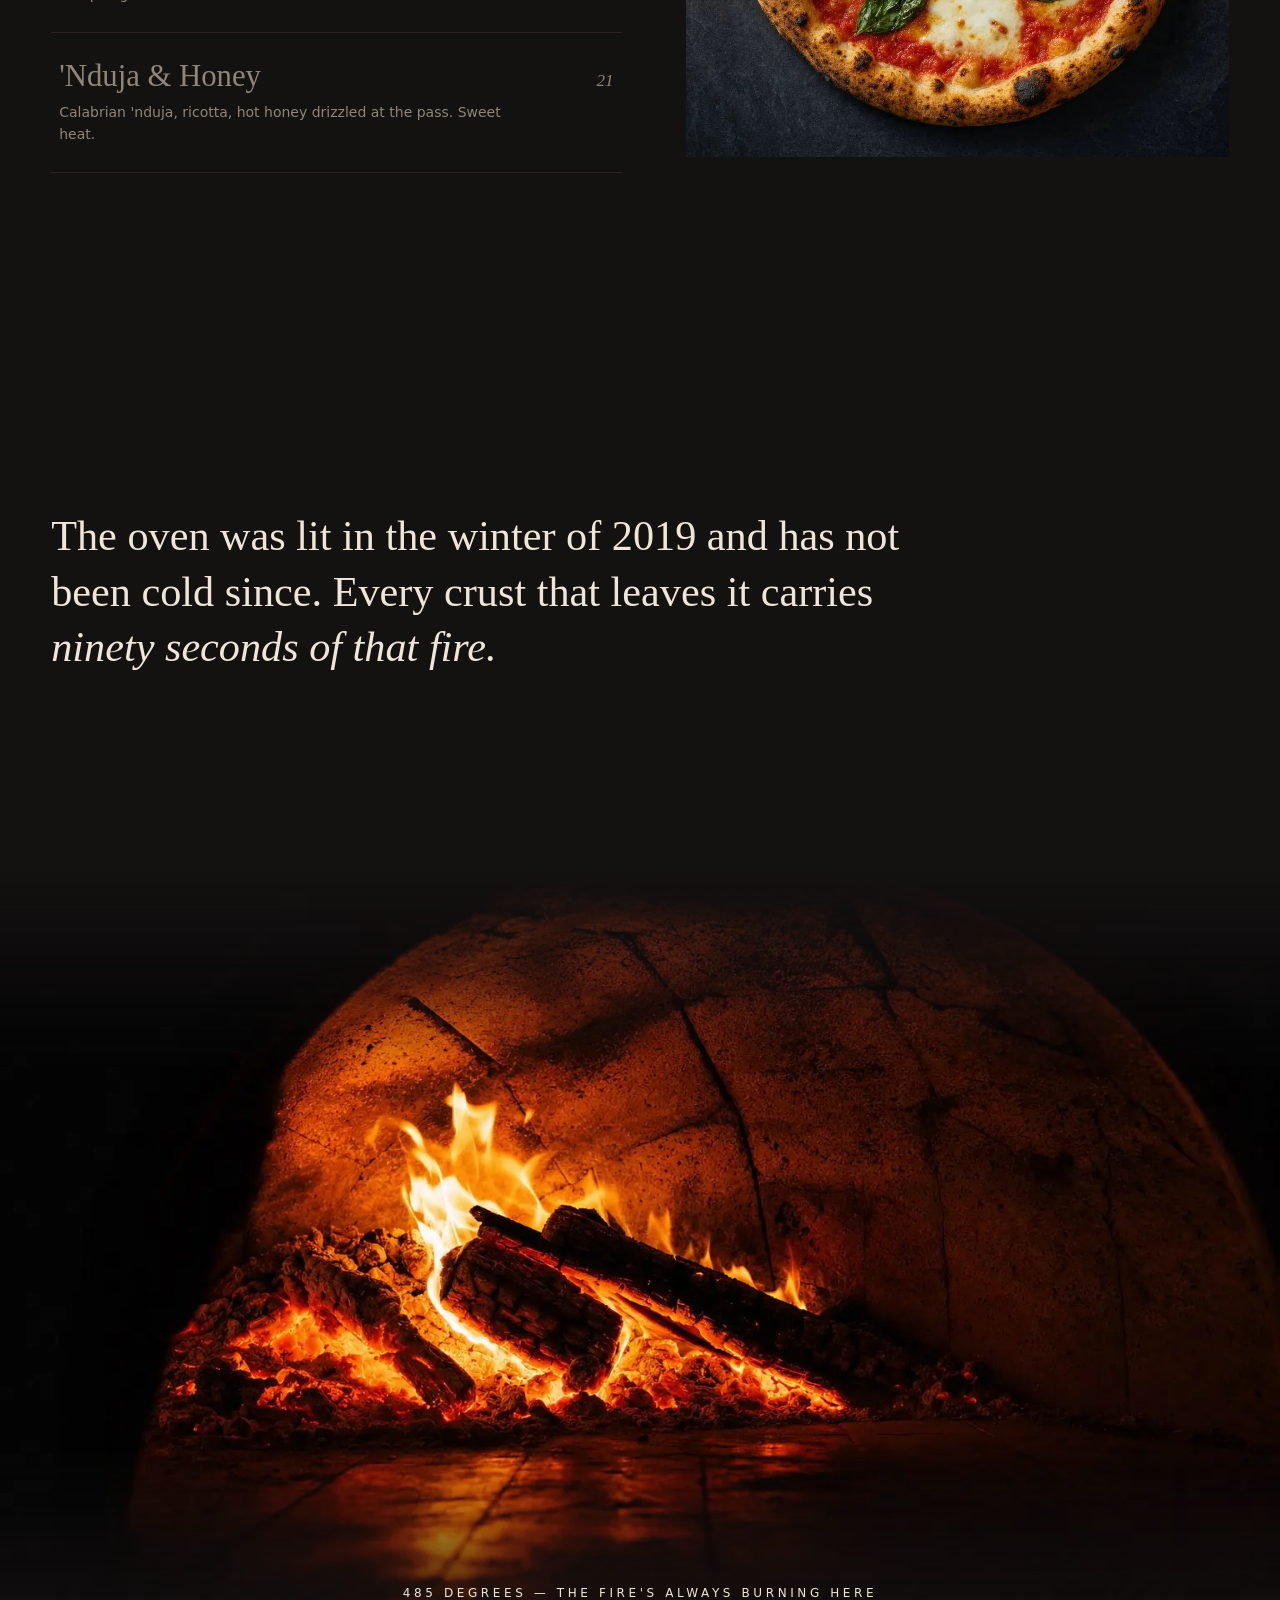
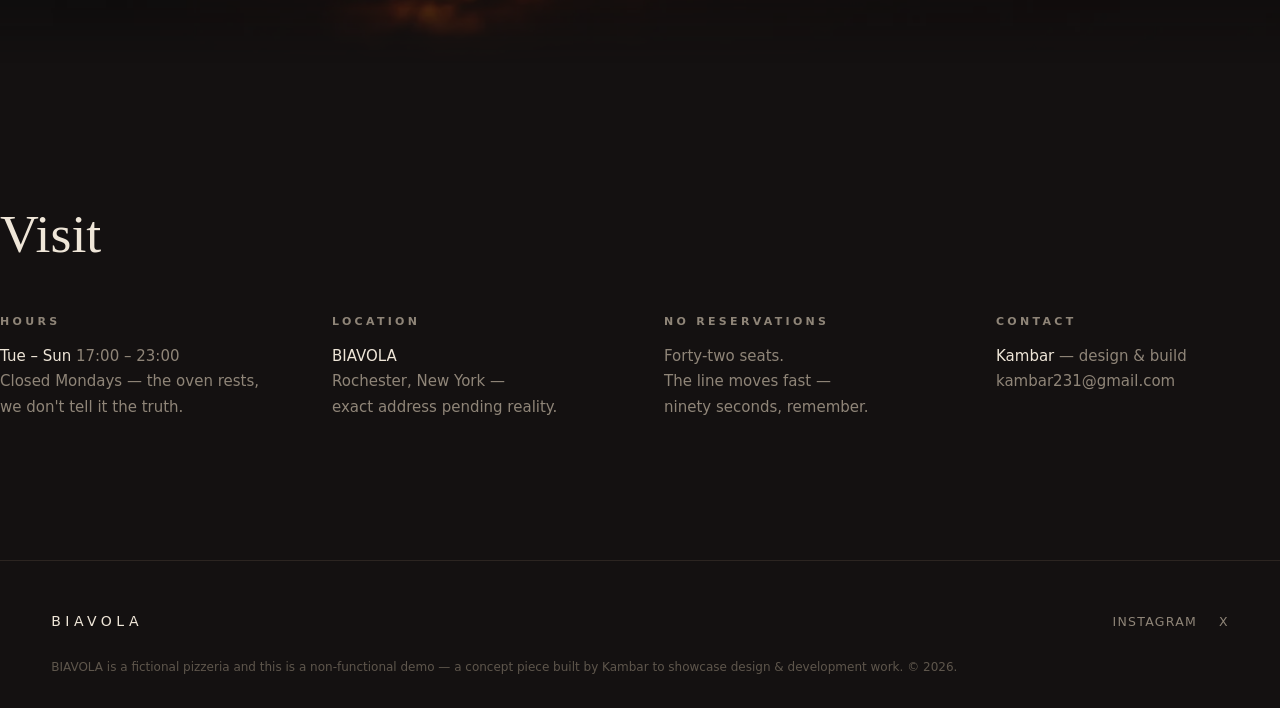
<file: biavola.html>
<!doctype html>
<html lang="en">
<head>
<meta charset="utf-8">
<meta name="viewport" content="width=device-width, initial-scale=1">
<title>BIAVOLA — wood-fired pizza (demo)</title>
<meta name="description" content="BIAVOLA — an interactive concept site for a wood-fired pizzeria, where choosing each pizza feeds a live wood-fired stage.">
<link rel="icon" href="data:image/svg+xml,%3Csvg%20xmlns%3D%27http%3A%2F%2Fwww.w3.org%2F2000%2Fsvg%27%20width%3D%2732%27%20height%3D%2732%27%20viewBox%3D%270%200%2032%2032%27%3E%3Crect%20width%3D%2732%27%20height%3D%2732%27%20rx%3D%277%27%20fill%3D%27%23141111%27%2F%3E%3Ctext%20x%3D%2716%27%20y%3D%2723%27%20font-family%3D%22%27Instrument%20Serif%27%2CGeorgia%2Cserif%22%20font-size%3D%2720%27%20font-weight%3D%27600%27%20text-anchor%3D%27middle%27%20fill%3D%27%23efe6d8%27%3EB%3C%2Ftext%3E%3C%2Fsvg%3E">
<meta property="og:title" content="BIAVOLA — wood-fired pizza (demo)">
<meta property="og:description" content="BIAVOLA — an interactive concept site for a wood-fired pizzeria, where choosing each pizza feeds a live wood-fired stage.">
<meta property="og:type" content="website">
<!-- og:image path is relative to the site root; make it an absolute https URL when deploying to a domain -->
<meta property="og:image" content="assets/bia-ovenfire.webp">
<meta name="twitter:card" content="summary">
<meta name="twitter:title" content="BIAVOLA — wood-fired pizza (demo)">
<meta name="twitter:description" content="BIAVOLA — an interactive concept site for a wood-fired pizzeria, where choosing each pizza feeds a live wood-fired stage.">
<link rel="preconnect" href="https://fonts.googleapis.com">
<link rel="preconnect" href="https://fonts.gstatic.com" crossorigin>
<link href="https://fonts.googleapis.com/css2?family=Instrument+Serif:ital@0;1&family=Archivo:wght@400;500&display=swap" rel="stylesheet" media="print" onload="this.media=\'all\'">
<style>
:root{
  --bg:#141111;--bg2:#1b1614;--ink:#efe6d8;--dim:#8f8578;--red:#b3301f;
  --hair:#2c2521;
  --sans:'Archivo',system-ui,sans-serif;--serif:'Instrument Serif',Georgia,serif;
  --ease:cubic-bezier(.2,.8,.2,1);
  --s4:16px;--s5:24px;--s6:32px;--s7:48px;--s8:80px;--s9:140px;
}
*{box-sizing:border-box}
html{scroll-behavior:auto}
body{margin:0;background:var(--bg);color:var(--ink);font:400 16px/1.55 var(--sans);overflow-x:hidden}
::selection{background:var(--red);color:var(--ink)}

#embers{position:fixed;inset:0;z-index:0;pointer-events:none}
.content{position:relative;z-index:1}

#loader{position:fixed;inset:0;z-index:20;background:var(--bg);display:flex;flex-direction:column;
  align-items:center;justify-content:center;gap:24px;transition:opacity 1s var(--ease),visibility 1s}
#loader .word{font:300 15px var(--sans);letter-spacing:.55em;text-indent:.55em;color:var(--ink);
  animation:trackin 1.5s var(--ease) both}
#loader .rule{width:0;height:1px;background:var(--red);animation:rule 1.4s .15s var(--ease) both}
#loader .num{font:italic 400 13px var(--serif);color:var(--dim);animation:trackin 1.5s .1s var(--ease) both}
@keyframes trackin{from{opacity:0;letter-spacing:1.1em}}
@keyframes rule{to{width:170px}}
body.loaded #loader{opacity:0;visibility:hidden}
.line{display:block;overflow:hidden}
.line>span{display:inline-block;transform:translateY(112%)}
body.loaded .line>span{animation:rise .9s var(--ease) forwards}
body.loaded .line:nth-child(2)>span{animation-delay:.12s}
@keyframes rise{to{transform:none}}
@media (prefers-reduced-motion:reduce){
  #loader{display:none}
  .line>span{transform:none!important;animation:none!important}
  [data-reveal]{opacity:1!important;transform:none!important;transition:none!important}
}

.wrap{max-width:1320px;margin:0 auto;padding:0 clamp(20px,4vw,56px)}
nav{position:fixed;top:0;left:0;right:0;z-index:5;display:flex;justify-content:space-between;
  align-items:center;padding:22px clamp(20px,4vw,56px)}
nav .logo{font:500 15px var(--sans);letter-spacing:.32em;color:var(--ink)}
nav a{color:var(--ink);text-decoration:none;font-size:12.5px;letter-spacing:.14em;
  text-transform:uppercase;margin-left:28px;opacity:.7;transition:opacity .2s,color .2s}
nav a:hover{opacity:1;color:var(--red)}

/* asymmetric hero: the pizza IS the first thing you see, turning slowly off the
   right edge; type stacks left. Nothing centered. */
.hero{position:relative;min-height:100dvh;display:grid;grid-template-columns:1fr;align-items:center;overflow:hidden}
.hero .copy{position:relative;z-index:2;padding:0 clamp(20px,4vw,56px);max-width:760px}
.hero .kicker{font:italic 400 16px var(--serif);color:var(--dim);margin:0 0 var(--s5)}
.hero h1{margin:0;font:400 clamp(3.4rem,8.6vw,7.6rem)/0.98 var(--serif);letter-spacing:.01em;text-align:left}
.hero h1 .it{font-style:italic}
.hero .sub{max-width:400px;color:var(--dim);margin-top:var(--s5);font-size:15.5px}
.hero .cta{display:inline-block;margin-top:var(--s6);color:var(--ink);text-decoration:none;
  font-size:12.5px;letter-spacing:.22em;text-transform:uppercase;border-bottom:1px solid var(--hair);
  padding-bottom:6px;transition:color .25s,border-color .25s,letter-spacing .4s var(--ease)}
.hero .cta:hover{color:var(--red);border-color:var(--red);letter-spacing:.3em}
.pieWrap{position:absolute;z-index:1;right:max(-16vw,-260px);top:50%;transform:translateY(-50%);
  width:min(58vw,860px);aspect-ratio:1;border-radius:50%;overflow:hidden;
  box-shadow:0 60px 120px rgba(0,0,0,.6)}
.pieWrap img{width:112%;height:112%;margin:-6%;object-fit:cover;animation:turn 110s linear infinite}
@keyframes turn{to{transform:rotate(360deg)}}
.hero .hours{position:absolute;left:clamp(20px,4vw,56px);bottom:30px;z-index:2;
  font-size:11px;letter-spacing:.26em;text-transform:uppercase;color:var(--dim)}
@media(max-width:900px){
  .hero{align-items:end;padding-bottom:14vh}
  .pieWrap{right:50%;transform:translateX(50%);top:-8%;width:min(92vw,480px)}
  .hero .copy{padding-bottom:0}
}
@media (prefers-reduced-motion:reduce){.pieWrap img{animation:none}}

.breath{min-height:62vh;display:flex;align-items:center}
.breath p{font:400 clamp(1.7rem,3.3vw,2.8rem)/1.32 var(--serif);max-width:880px;margin:0}
.breath em{font-style:italic}

/* ---- menu: the centerpiece. list left, the pie right, hover feeds the fire ---- */
.menu{padding:var(--s9) 0}
.menu .wrap{display:grid;grid-template-columns:1.05fr 1fr;gap:clamp(24px,5vw,90px);align-items:start}
.menu h2{font:400 clamp(2rem,4.2vw,3.4rem) var(--serif);margin:0 0 var(--s7);grid-column:1/-1}
.mlist{border-top:1px solid var(--hair)}
.mi{display:block;width:100%;text-align:left;background:none;border:0;border-bottom:1px solid var(--hair);
  padding:26px 8px;cursor:pointer;color:inherit;font:inherit;transition:background .3s,padding-left .35s var(--ease)}
.mi .row{display:flex;align-items:baseline;gap:14px}
.mi h3{font:400 clamp(1.5rem,2.4vw,2.1rem) var(--serif);margin:0;transition:color .3s}
.mi .price{margin-left:auto;font:italic 400 17px var(--serif);color:var(--dim);transition:color .3s}
.mi p{margin:8px 0 0;color:var(--dim);font-size:14px;max-width:52ch}
.mi.on{background:linear-gradient(90deg,rgba(239,230,216,.045),transparent 70%);padding-left:18px}
.mi.on h3{color:var(--ink)}
.mi h3{color:var(--dim)}
.mi.on .price{color:var(--ink)}
.stage{position:sticky;top:10vh;aspect-ratio:1;overflow:hidden;border-radius:2px}
.stage img{position:absolute;inset:0;width:100%;height:100%;object-fit:cover;opacity:0;
  transform:scale(1.045) rotate(1.2deg);transition:opacity .6s var(--ease),transform 1.6s var(--ease)}
.stage img.on{opacity:1;transform:none}
@media(max-width:900px){.menu .wrap{grid-template-columns:1fr}.stage{position:relative;top:0;order:-1}}

/* ---- fire band ---- */
.fire{position:relative;height:88vh;overflow:hidden;display:flex;align-items:flex-end;background:var(--bg)}
.fire img{position:absolute;inset:0;width:100%;height:100%;object-fit:cover;
  -webkit-mask-image:linear-gradient(180deg,transparent 0,#000 26%,#000 72%,transparent 100%);
  mask-image:linear-gradient(180deg,transparent 0,#000 26%,#000 72%,transparent 100%)}
.fire .wrap{position:relative;z-index:1;padding-bottom:var(--s7)}
.fire p{font-size:12px;letter-spacing:.3em;text-transform:uppercase;color:var(--ink)}

.visit{padding:var(--s9) 0}
.visit h2{font:400 clamp(2rem,4.2vw,3.4rem) var(--serif);margin:0 0 var(--s7)}
.visit .cols{display:grid;grid-template-columns:repeat(auto-fit,minmax(220px,1fr));gap:var(--s7)}
.visit h4{font-size:11px;letter-spacing:.3em;text-transform:uppercase;color:var(--dim);margin:0 0 14px}
.visit p{margin:0;color:var(--dim);font-size:15px;line-height:1.7}
.visit strong{color:var(--ink);font-weight:500}
footer{border-top:1px solid var(--hair);padding:var(--s7) 0 var(--s6)}
footer .wrap{display:flex;flex-wrap:wrap;gap:var(--s5);justify-content:space-between;align-items:center}
footer .logo{font:500 14px var(--sans);letter-spacing:.32em}
footer a{color:var(--dim);text-decoration:none;font-size:12.5px;letter-spacing:.1em;
  text-transform:uppercase;margin-left:22px;transition:color .2s}
footer a:hover{color:var(--red)}
footer small{width:100%;color:#5e564c;font-size:12px}

/* demo modal — every link leads here, politely */
#demo{position:fixed;inset:0;z-index:30;display:none;align-items:center;justify-content:center;
  background:rgba(10,8,8,.66);backdrop-filter:blur(5px)}
#demo.open{display:flex}
#demo .card{background:var(--bg);border:1px solid var(--hair);max-width:400px;margin:20px;
  padding:38px 40px;text-align:center;animation:pop .35s var(--ease)}
@keyframes pop{from{opacity:0;transform:translateY(14px)}}
#demo h5{font:400 26px var(--serif);margin:0 0 10px}
#demo p{margin:0;color:var(--dim);font-size:14.5px;line-height:1.6}
#demo button{margin-top:22px;font:500 12px var(--sans);letter-spacing:.18em;text-transform:uppercase;
  background:none;border:1px solid var(--hair);color:var(--ink);padding:10px 22px;cursor:pointer;
  transition:border-color .25s,color .25s}
#demo button:hover{border-color:var(--red);color:var(--red)}

[data-reveal]{opacity:0;transform:translateY(30px);transition:opacity .7s var(--ease),transform .7s var(--ease)}
[data-reveal].in{opacity:1;transform:none}
@media(max-width:640px){nav a{margin-left:14px}}
</style>
</head>
<body>
<div id="loader" aria-hidden="true">
  <div class="word">B I A V O L A</div>
  <div class="rule"></div>
  <div class="num">forno a legna — 485°C</div>
</div>

<div class="content">
<nav>
  <div class="logo">BIAVOLA</div>
  <div><a href="#menu">Menu</a><a href="#visit">Visit</a><a href="#visit">Book</a></div>
</nav>

<header class="hero">
  <div class="pieWrap" aria-hidden="true"><img data-name="margherita" alt=""></div>
  <div class="copy">
    <p class="kicker">Wood-fired · Rochester, New York</p>
    <h1>
      <span class="line"><span>The fire</span></span>
      <span class="line"><span class="it">never went out.</span></span>
    </h1>
    <p class="sub">Four pizzas. One oven. Ninety seconds each. We don't do more,
    because more would mean worse.</p>
    <a class="cta" href="#menu">The four</a>
  </div>
  <div class="hours">Tue – Sun · 17:00 – 23:00</div>
</header>

<section class="menu" id="menu">
  <div class="wrap">
    <h2 data-reveal>The four</h2>
    <div class="mlist" data-reveal>
      <button class="mi on" data-img="margherita">
        <span class="row"><h3>Margherita</h3><span class="price">16</span></span>
        <p>San Marzano, fior di latte, basil picked that morning, Sicilian olive oil.</p>
      </button>
      <button class="mi" data-img="diavola">
        <span class="row"><h3>Biavola</h3><span class="price">19</span></span>
        <p>Spicy salami, fresh chilies, chili flakes — the one we're named after.</p>
      </button>
      <button class="mi" data-img="funghi">
        <span class="row"><h3>Funghi &amp; Taleggio</h3><span class="price">20</span></span>
        <p>Roasted porcini and cremini, taleggio cream, thyme. No tomato, no apologies.</p>
      </button>
      <button class="mi" data-img="nduja">
        <span class="row"><h3>'Nduja &amp; Honey</h3><span class="price">21</span></span>
        <p>Calabrian 'nduja, ricotta, hot honey drizzled at the pass. Sweet heat.</p>
      </button>
    </div>
    <div class="stage" data-reveal>
      <img loading="lazy" decoding="async" data-name="margherita" class="on" alt="Margherita pizza">
      <img loading="lazy" decoding="async" data-name="diavola" alt="Diavola pizza">
      <img loading="lazy" decoding="async" data-name="funghi" alt="Funghi and taleggio pizza">
      <img loading="lazy" decoding="async" data-name="nduja" alt="'Nduja and honey pizza">
    </div>
  </div>
</section>

<section class="breath wrap" data-reveal>
  <p>The oven was lit in the winter of 2019 and has not been cold since.
  Every crust that leaves it carries <em>ninety seconds of that fire.</em></p>
</section>

<section class="fire">
  <img loading="lazy" decoding="async" data-name="ovenfire" alt="The wood-fired oven, burning">
  <div class="wrap" data-reveal><p>485 degrees — the fire's always burning here</p></div>
</section>

<section class="visit wrap" id="visit">
  <h2 data-reveal>Visit</h2>
  <div class="cols">
    <div data-reveal><h4>Hours</h4><p><strong>Tue – Sun</strong> 17:00 – 23:00<br>
      Closed Mondays — the oven rests,<br>we don't tell it the truth.</p></div>
    <div data-reveal><h4>Location</h4><p><strong>BIAVOLA</strong><br>
      Rochester, New York —<br>exact address pending reality.</p></div>
    <div data-reveal><h4>No reservations</h4><p>Forty-two seats.<br>
      The line moves fast —<br>ninety seconds, remember.</p></div>
    <div data-reveal><h4>Contact</h4><p><strong>Kambar</strong> — design &amp; build<br>
      kambar231@gmail.com</p></div>
  </div>
</section>

<div id="demo" role="dialog" aria-modal="true" aria-labelledby="demoT">
  <div class="card">
    <h5 id="demoT">Just a demo</h5>
    <p>BIAVOLA isn't a real pizzeria — this site is a design showcase.
    The oven, sadly, does not exist.</p>
    <button id="demoClose">Back to the demo</button>
  </div>
</div>

<footer>
  <div class="wrap">
    <div class="logo">BIAVOLA</div>
    <div><a href="#">Instagram</a><a href="#">X</a></div>
    <small>BIAVOLA is a fictional pizzeria and this is a non-functional demo — a concept piece
    built by Kambar to showcase design &amp; development work. © 2026.</small>
  </div>
</footer>
</div>

<script>
/* ---------- embedded cast ---------- */
const IMG={ovenfire:"assets/bia-ovenfire.webp",margherita:"assets/bia-margherita.webp",diavola:"[data-uri]",
  funghi:"assets/bia-funghi.webp",nduja:"assets/bia-nduja.webp"};
document.querySelectorAll('img[data-name]').forEach(el=>{
  el.addEventListener('error',()=>{el.dataset.failed='1';el.classList.remove('on')});
  const v=IMG[el.dataset.name];
  if(!v||v.indexOf('__')>-1){el.dataset.failed='1';return;} /* unfilled placeholder: skip, no invalid request */
  el.src=v});

const REDUCED=matchMedia('(prefers-reduced-motion: reduce)').matches;

/* ---------- menu: hover feeds the stage ---------- */
const items=[...document.querySelectorAll('.mi')],
      stageImgs=[...document.querySelectorAll('.stage img')];
function show(name){
  items.forEach(b=>b.classList.toggle('on',b.dataset.img===name));
  const t=stageImgs.find(im=>im.dataset.name===name);
  if(t&&t.dataset.failed)return; /* image missing: keep current stage, no broken icon */
  stageImgs.forEach(im=>im.classList.toggle('on',im.dataset.name===name));
}
items.forEach(b=>{
  b.addEventListener('pointerenter',()=>show(b.dataset.img));
  b.addEventListener('focus',()=>show(b.dataset.img));
  b.addEventListener('click',()=>show(b.dataset.img));
});


/* ---------- momentum scroll: notches → impulses (the BIAVOLA glide) ---------- */
if(!REDUCED){
  let cur=scrollY,tgt=scrollY,vel=0;
  const maxS=()=>document.documentElement.scrollHeight-innerHeight;
  addEventListener('wheel',e=>{e.preventDefault();
    const d=e.deltaY*(e.deltaMode===1?16:1);
    vel=Math.max(-140,Math.min(140,vel+d*.1))},{passive:false});
  addEventListener('scroll',()=>{if(Math.abs(scrollY-cur)>60){cur=tgt=scrollY}},{passive:true});
  (function smooth(){
    if(Math.abs(vel)>.04){tgt=Math.max(0,Math.min(maxS(),tgt+vel));vel*=.9}else vel=0;
    cur+=(tgt-cur)*.085;
    if(Math.abs(cur-scrollY)>.4)scrollTo(0,cur);
    requestAnimationFrame(smooth);
  })();
}

setTimeout(()=>document.body.classList.add('loaded'),
  new URLSearchParams(location.search).has('demo')?100:1200);

/* demo modal: every link is a polite dead end */
const demo=document.getElementById('demo');
document.querySelectorAll('a:not(.backHome)').forEach(a=>a.addEventListener('click',e=>{
  e.preventDefault();demo.classList.add('open')}));
document.getElementById('demoClose').addEventListener('click',()=>demo.classList.remove('open'));
demo.addEventListener('click',e=>{if(e.target===demo)demo.classList.remove('open')});
addEventListener('keydown',e=>{if(e.key==='Escape')demo.classList.remove('open')});

/* scroll reveal */
const io=new IntersectionObserver(es=>es.forEach(e=>{if(e.isIntersecting){e.target.classList.add('in');io.unobserve(e.target)}}),{threshold:.16});
document.querySelectorAll('[data-reveal]').forEach(el=>io.observe(el));
</script>

<style>
.backHome{position:fixed;left:18px;bottom:18px;z-index:400;display:inline-flex;align-items:center;gap:8px;
  padding:9px 16px 9px 13px;border-radius:999px;background:rgba(16,12,10,.62);color:#f2e9df;border:1px solid rgba(242,233,223,.28);
  -webkit-backdrop-filter:blur(10px);backdrop-filter:blur(10px);
  font:500 12.5px/1 'Hanken Grotesk',system-ui,sans-serif;letter-spacing:.04em;text-decoration:none;
  transition:background .25s,color .25s,transform .25s}
.backHome:hover{background:#f2e9df;color:#16100c;transform:translateY(-2px)}
.backHome svg{display:block}
</style>
<a class="backHome" href="./" title="Back to the portfolio">
<svg width="13" height="13" viewBox="0 0 24 24" fill="none" stroke="currentColor" stroke-width="2.2" stroke-linecap="round" stroke-linejoin="round"><path d="M19 12H5"/><path d="M12 19l-7-7 7-7"/></svg>
Portfolio</a>


<script>/* inside the portfolio layer, the pill closes the layer instead of navigating */
document.querySelectorAll('.backHome').forEach(b=>b.addEventListener('click',e=>{
  if(window.parent!==window){e.preventDefault();window.parent.postMessage({type:'pf-close'},'*')}}));
if(window.parent!==window)window.parent.postMessage({type:'pf-ready'},'*');
</script>
</body>
</html>
</file>
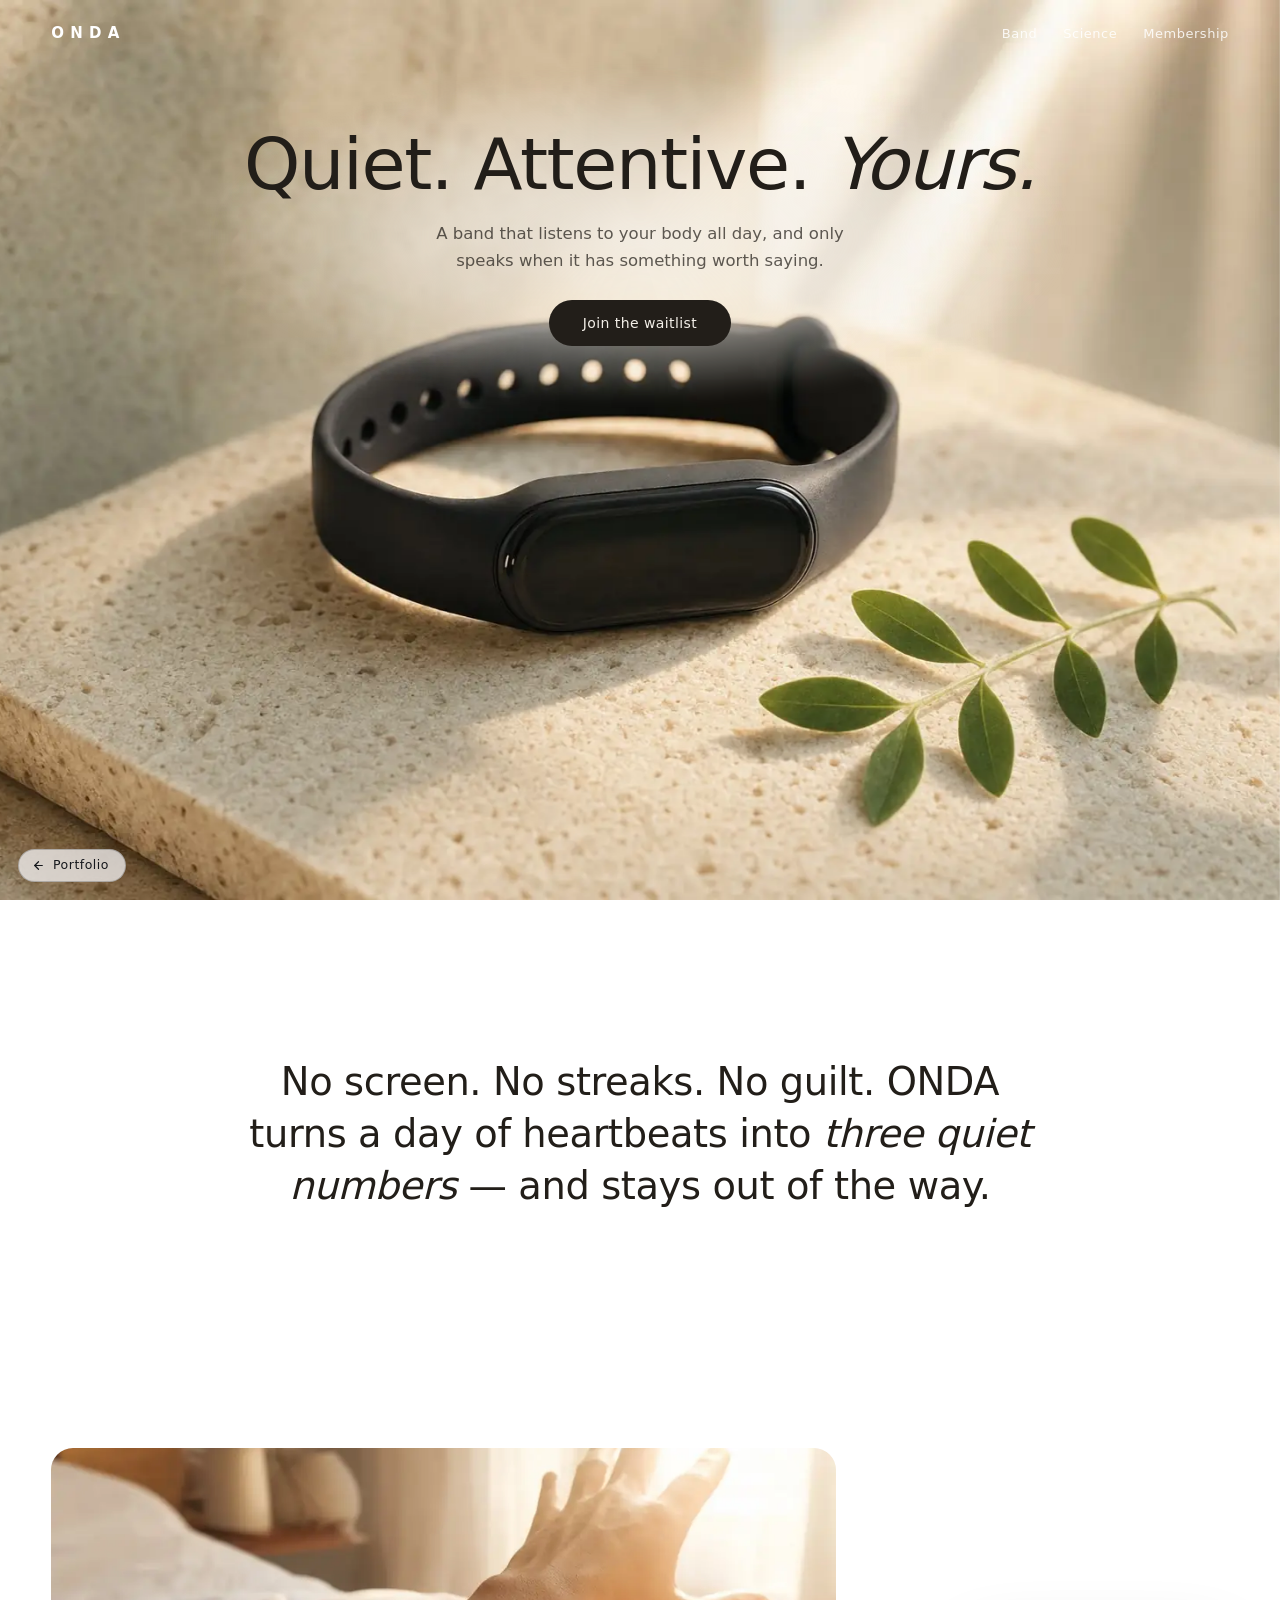
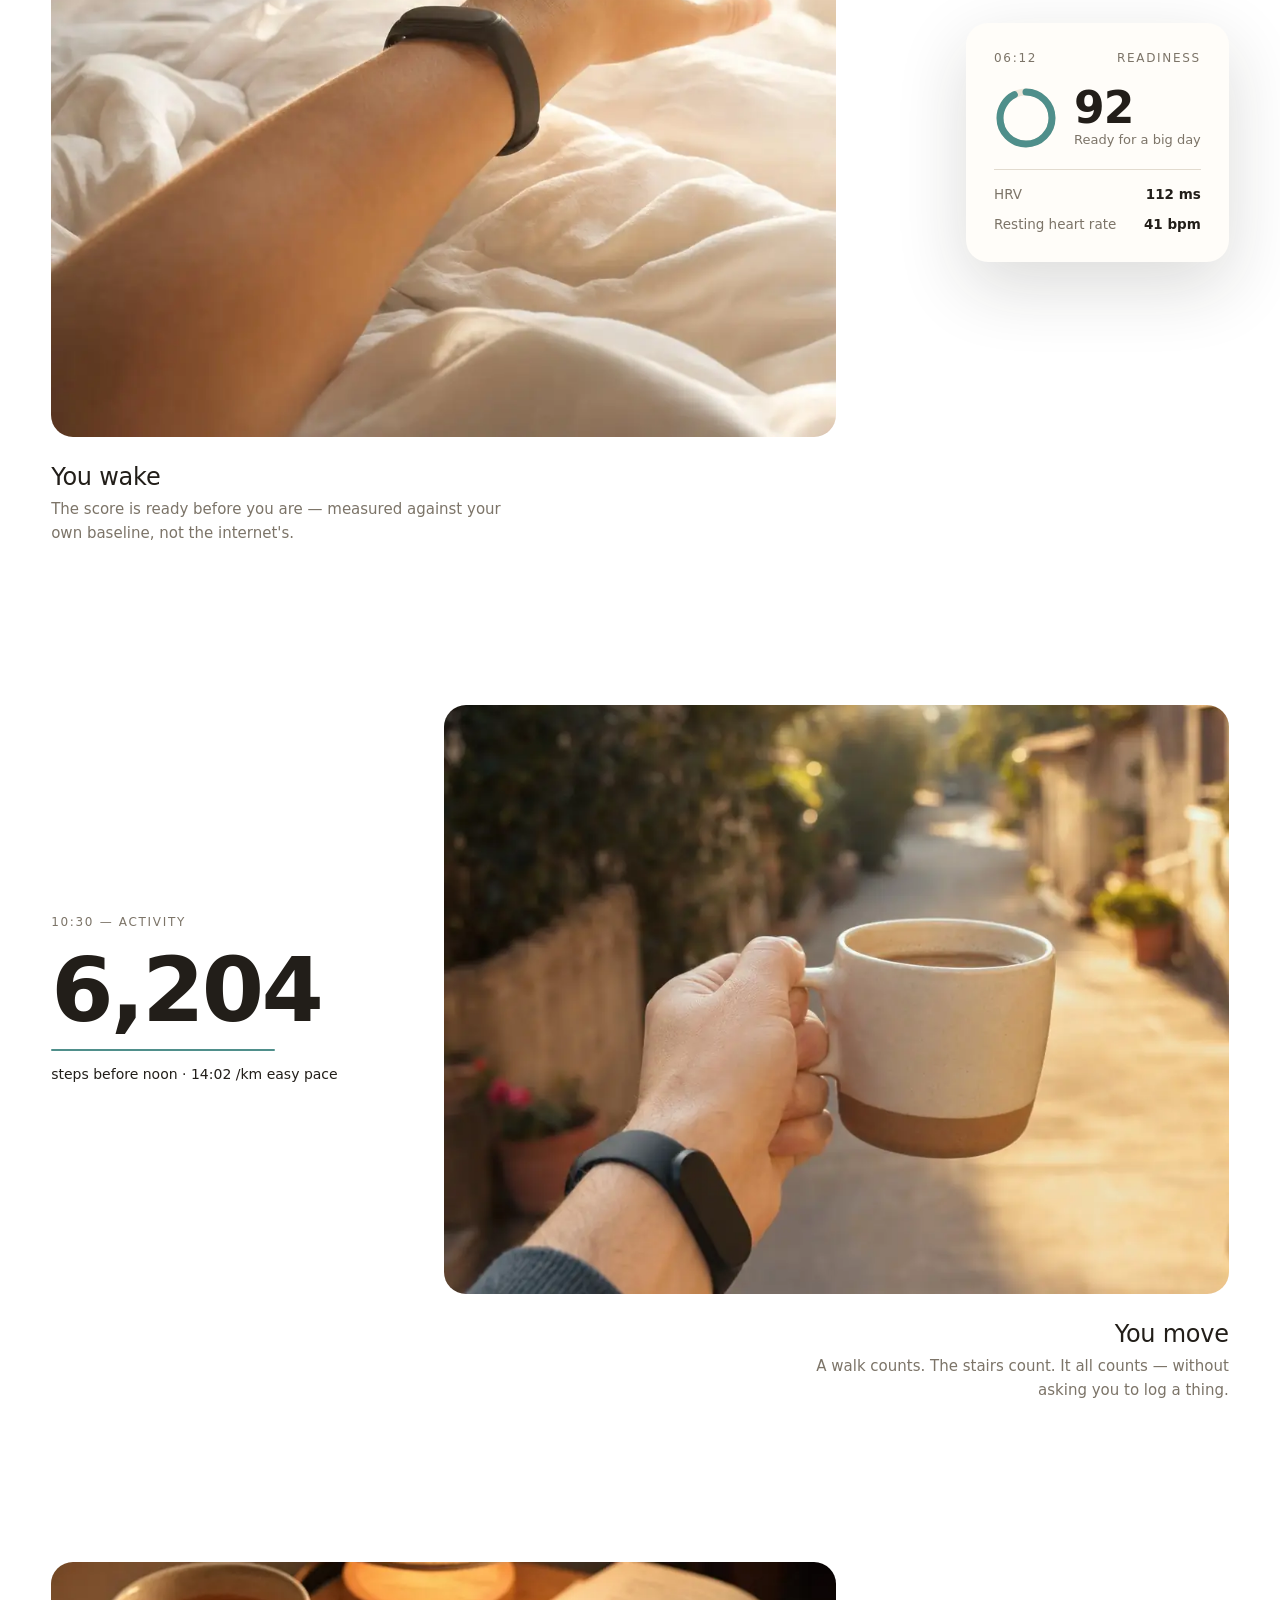
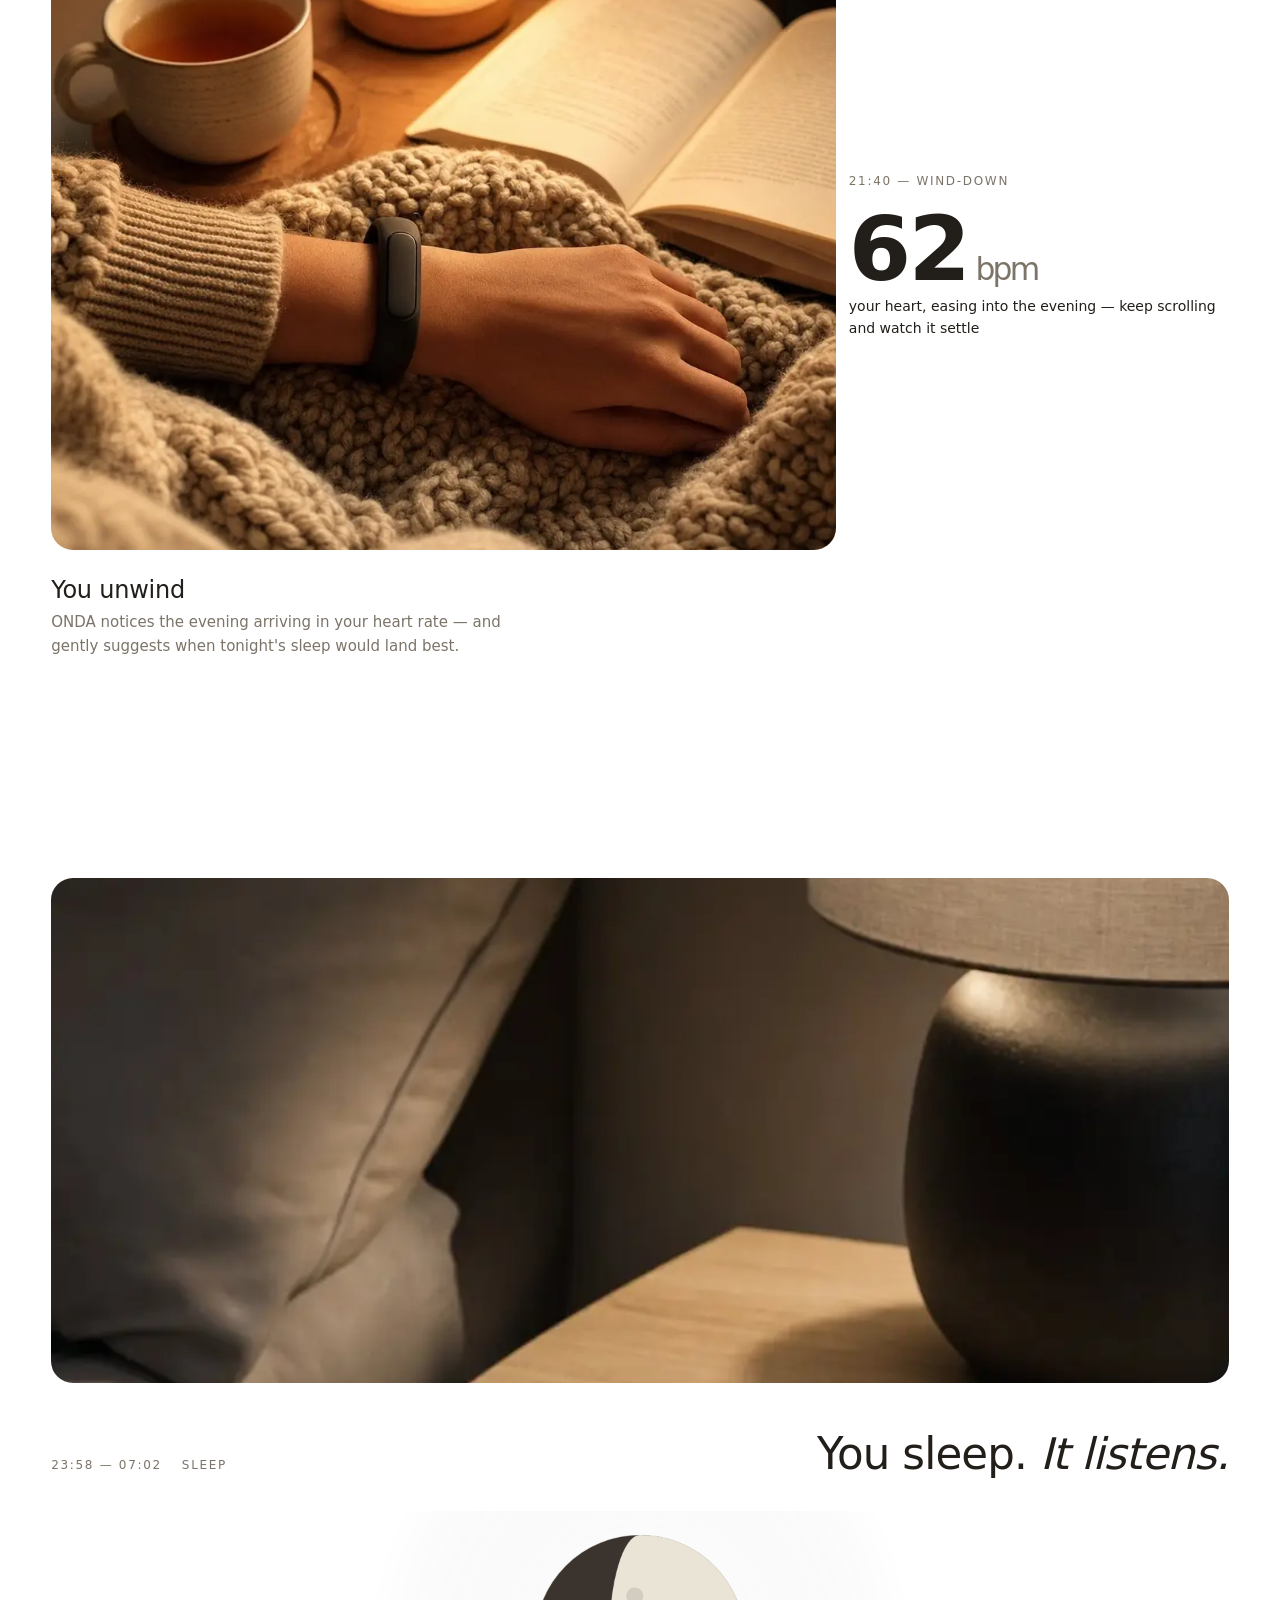
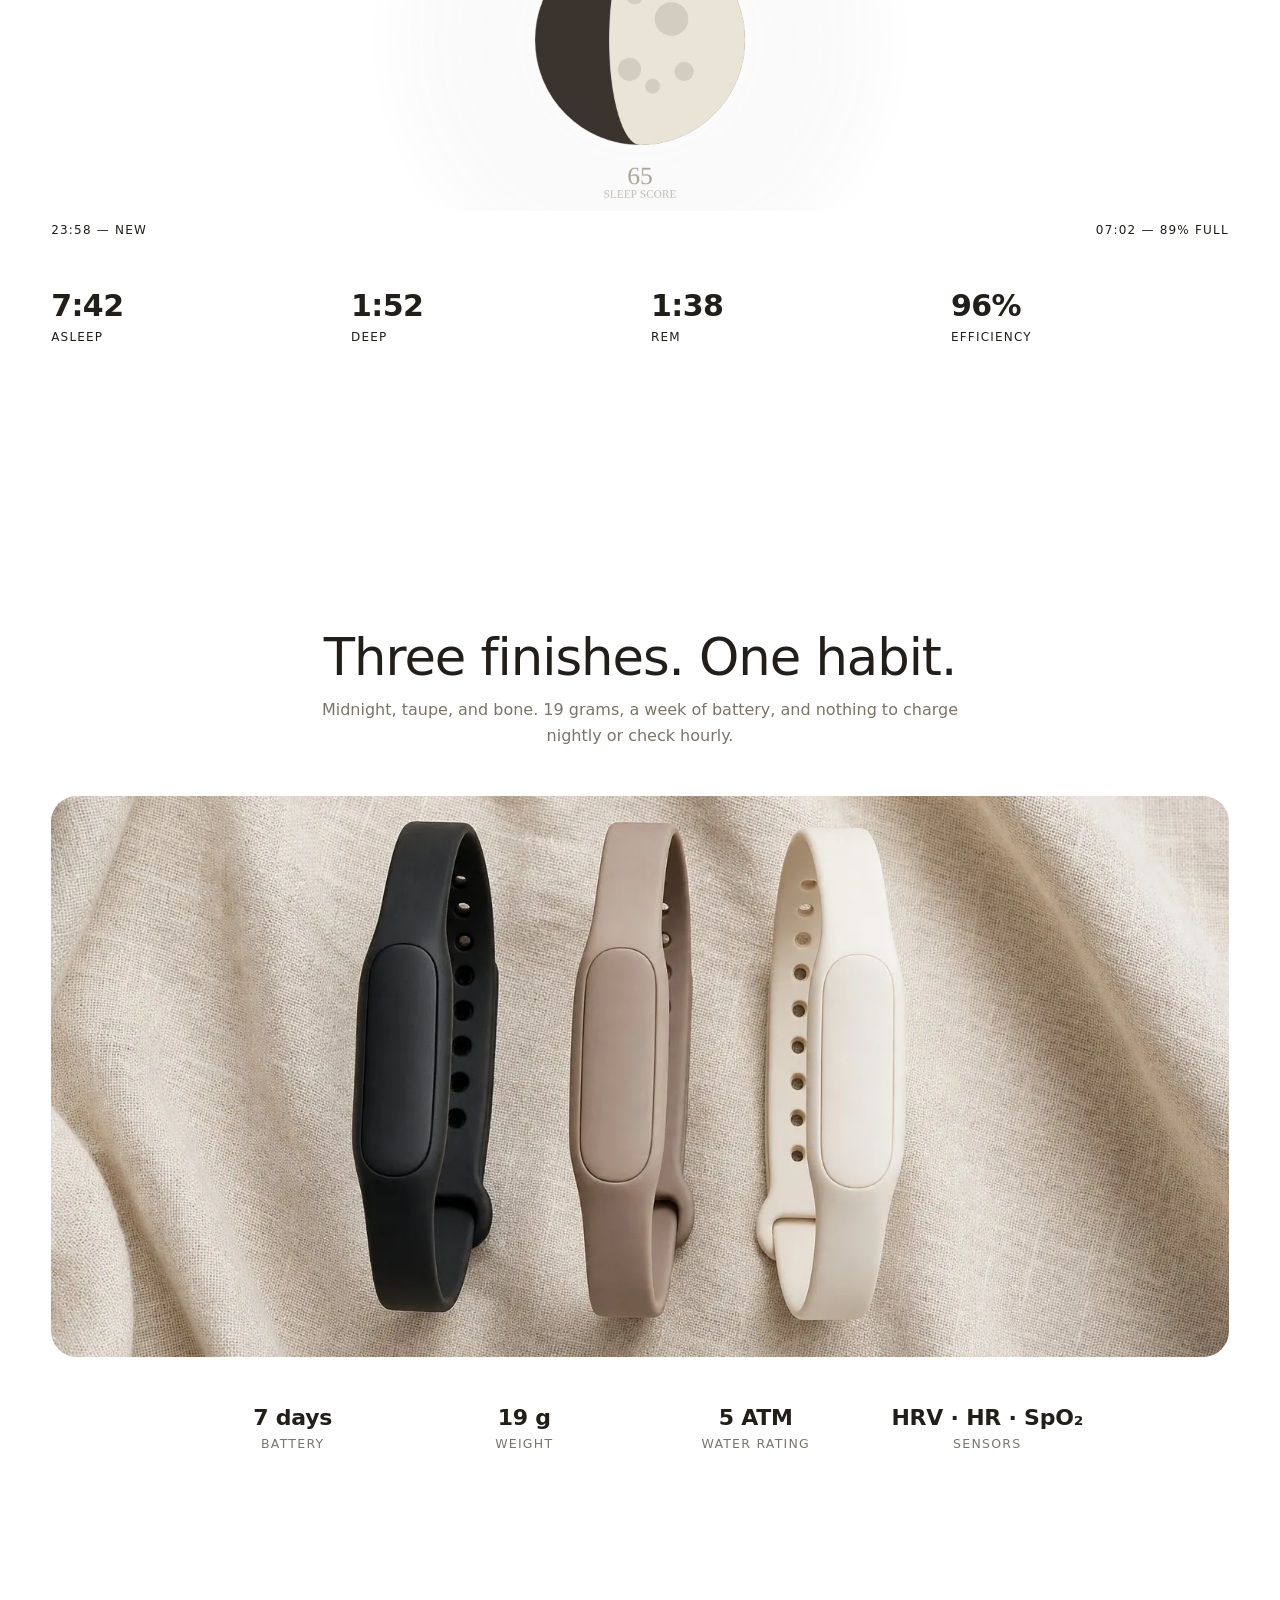
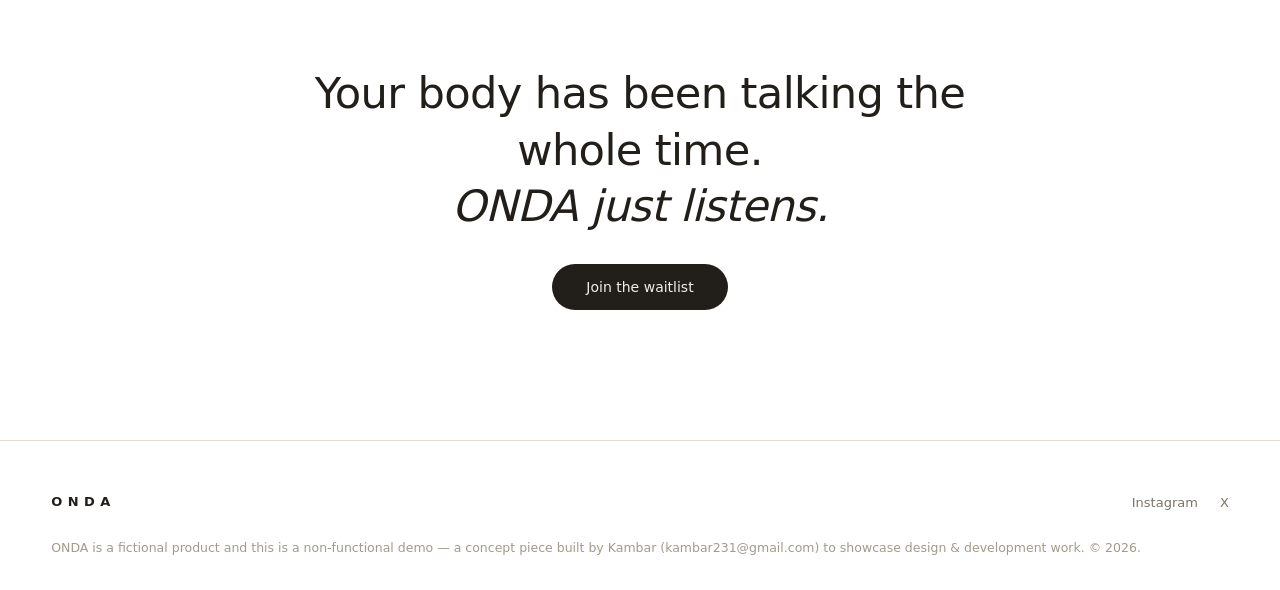
<file: onda-day.html>
<!doctype html>
<html lang="en">
<head>
<meta charset="utf-8">
<meta name="viewport" content="width=device-width, initial-scale=1">
<title>ONDA — a day with the band (demo)</title>
<meta name="description" content="ONDA — a fitness-band concept site told through a scenario scroll that walks you through a full day with the device.">
<link rel="icon" href="data:image/svg+xml,%3Csvg%20xmlns%3D%27http%3A%2F%2Fwww.w3.org%2F2000%2Fsvg%27%20width%3D%2732%27%20height%3D%2732%27%20viewBox%3D%270%200%2032%2032%27%3E%3Crect%20width%3D%2732%27%20height%3D%2732%27%20rx%3D%277%27%20fill%3D%27%234f8f8b%27%2F%3E%3Ctext%20x%3D%2716%27%20y%3D%2723%27%20font-family%3D%22%27Albert%20Sans%27%2Csystem-ui%2Csans-serif%22%20font-size%3D%2720%27%20font-weight%3D%27600%27%20text-anchor%3D%27middle%27%20fill%3D%27%23f3efe8%27%3EO%3C%2Ftext%3E%3C%2Fsvg%3E">
<meta property="og:title" content="ONDA — a day with the band (demo)">
<meta property="og:description" content="ONDA — a fitness-band concept site told through a scenario scroll that walks you through a full day with the device.">
<meta property="og:type" content="website">
<!-- og:image path is relative to the site root; make it an absolute https URL when deploying to a domain -->
<meta property="og:image" content="assets/onda-herostone.webp">
<meta name="twitter:card" content="summary">
<meta name="twitter:title" content="ONDA — a day with the band (demo)">
<meta name="twitter:description" content="ONDA — a fitness-band concept site told through a scenario scroll that walks you through a full day with the device.">
<link rel="preconnect" href="https://fonts.googleapis.com">
<link rel="preconnect" href="https://fonts.gstatic.com" crossorigin>
<link href="https://fonts.googleapis.com/css2?family=Albert+Sans:ital,wght@0,400;0,500;0,600;1,400;1,500&display=swap" rel="stylesheet" media="print" onload="this.media=\'all\'">
<style>
:root{
  --bg:#f3efe8;--ink:#221e19;--dim:#7c7468;--hair:#e2dbcf;--card:#fffdf9;
  --teal:#4f8f8b;
  --sans:'Albert Sans',system-ui,sans-serif;
  --ease:cubic-bezier(.2,.8,.2,1);
  --s5:24px;--s6:32px;--s7:48px;--s8:80px;--s9:140px;
}
*{box-sizing:border-box}
html{scroll-behavior:auto}
body{margin:0;background:transparent;color:var(--ink);font:400 16px/1.6 var(--sans);
  overflow-x:hidden;transition:color 1.2s var(--ease)}
#ambient{position:fixed;inset:0;z-index:-1;background:var(--bg)}
body.night{color:#efe9df}
body.night .scene .cap p,body.night .intro p em,body.night .hr .sub,
body.night .dim{color:#a99f92!important}
body.night footer a{color:#a99f92}
body.night footer small{color:#7d766c}
::selection{background:var(--teal);color:#fff}

#loader{position:fixed;inset:0;z-index:20;background:var(--bg);display:flex;flex-direction:column;
  align-items:center;justify-content:center;gap:24px;transition:opacity 1s var(--ease),visibility 1s}
#loader .word{font:600 15px var(--sans);letter-spacing:.5em;text-indent:.5em;
  animation:trackin 1.5s var(--ease) both}
#loader .rule{width:0;height:1px;background:var(--ink);opacity:.4;animation:rule 1.4s .15s var(--ease) both}
@keyframes trackin{from{opacity:0;letter-spacing:1em}}
@keyframes rule{to{width:150px}}
body.loaded #loader{opacity:0;visibility:hidden}
@media (prefers-reduced-motion:reduce){
  #loader{display:none}
  [data-reveal]{opacity:1!important;transform:none!important;transition:none!important}
  .kb img{animation:none!important;transform:none!important}
}

.wrap{max-width:1280px;margin:0 auto;padding:0 clamp(20px,4vw,56px)}
nav{position:fixed;top:0;left:0;right:0;z-index:5;display:flex;justify-content:space-between;
  align-items:center;padding:20px clamp(20px,4vw,56px)}
nav .logo{font:600 15px var(--sans);letter-spacing:.42em;color:#fff;mix-blend-mode:difference}
nav .links a{color:#fff;mix-blend-mode:difference;text-decoration:none;font-size:13px;
  font-weight:500;letter-spacing:.04em;margin-left:26px;opacity:.85;transition:opacity .2s}
nav .links a:hover{opacity:1}

/* ---- hero: the band, resting in the real world (Oura placement) ---- */
.hero{position:relative;height:100dvh;overflow:hidden}
.kb{position:absolute;inset:0;overflow:hidden}
.kb img{width:100%;height:100%;object-fit:cover;display:block;
  animation:ken 16s var(--ease) both}
@keyframes ken{from{transform:scale(1.09)}to{transform:scale(1)}}
.hero .copy{position:absolute;left:0;right:0;top:14vh;text-align:center;z-index:2;padding:0 20px}
/* soft light halo behind the copy — the band's dark strap can crop up
   under the text on tall windows; this keeps it readable on any crop */
.hero .copy::before{content:'';position:absolute;left:50%;top:50%;z-index:-1;
  width:min(88vw,860px);height:150%;transform:translate(-50%,-50%);
  background:radial-gradient(closest-side,rgba(243,239,232,.9),rgba(243,239,232,.55) 55%,rgba(243,239,232,0));
  filter:blur(8px);pointer-events:none}
.hero h1{margin:0;font:500 clamp(2.6rem,5.6vw,4.9rem)/1.08 var(--sans);letter-spacing:-.02em}
.hero h1 em{font-style:italic;font-weight:400}
.hero .sub{max-width:430px;margin:18px auto 0;color:var(--ink);opacity:.72;font-size:16.5px}
.hero .cta{display:inline-block;margin-top:26px;background:var(--ink);color:var(--bg);
  text-decoration:none;font:500 14px var(--sans);letter-spacing:.03em;
  padding:15px 34px;border-radius:999px;transition:transform .3s var(--ease),opacity .2s}
.hero .cta:hover{transform:translateY(-2px);opacity:.92}

/* ---- intro line ---- */
.intro{min-height:52vh;display:flex;align-items:center;text-align:center}
.intro p{font:400 clamp(1.5rem,3vw,2.4rem)/1.35 var(--sans);letter-spacing:-.01em;
  max-width:820px;margin:0 auto}
.intro em{font-style:italic}
.intro .wrap{width:100%}

/* ---- the day, Oura-style: photo + floating app card ---- */
.scene{padding:var(--s8) 0}
.scene .wrap{display:grid;grid-template-columns:repeat(12,1fr);align-items:center}
.scene .ph{grid-column:1/9;grid-row:1;border-radius:22px;overflow:hidden;aspect-ratio:4/3}
.scene.alt .ph{grid-column:5/13}
.scene .ph .kb2{width:100%;height:100%;overflow:hidden}
.scene .ph img{width:100%;height:100%;object-fit:cover;display:block;
  transform:scale(1.08);transition:transform 9s var(--ease)}
.scene.seen .ph img{transform:scale(1)}
.card{grid-column:8/13;grid-row:1;z-index:2;background:var(--card);border-radius:22px;
  box-shadow:0 24px 70px rgba(34,30,25,.16);padding:26px 28px;max-width:340px;
  justify-self:end}
.scene.alt .card{grid-column:1/6;justify-self:start}
.card .chead{display:flex;justify-content:space-between;align-items:baseline;
  font-size:12px;letter-spacing:.14em;text-transform:uppercase;color:var(--dim);margin-bottom:18px}
.card .main{display:flex;align-items:center;gap:16px}
.card .main .num{font:600 44px/1 var(--sans);letter-spacing:-.02em}
.card .main .lbl{font-size:13px;color:var(--dim)}
.card svg{width:64px;height:64px;transform:rotate(-90deg);flex:none}
.card svg .t{fill:none;stroke:#eee7db;stroke-width:7}
.card svg .a{fill:none;stroke:var(--teal);stroke-width:7;stroke-linecap:round}
.card .rows{margin-top:18px;border-top:1px solid var(--hair);padding-top:14px;
  display:flex;flex-direction:column;gap:9px}
.card .row{display:flex;justify-content:space-between;font-size:13.5px}
.card .row span{color:var(--dim)}
.card .bars{display:flex;gap:4px;margin-top:14px;height:26px;align-items:flex-end}
.card .bars i{display:block;border-radius:3px;background:var(--teal);opacity:.85}
.scene .cap{grid-column:1/13;margin-top:26px;max-width:460px}
.scene.alt .cap{justify-self:end;text-align:right}
.scene .cap h3{font:500 24px var(--sans);margin:0 0 6px;letter-spacing:-.01em}
.scene .cap p{margin:0;color:var(--dim);font-size:15px}
@media(max-width:860px){
  .scene .ph,.scene.alt .ph{grid-column:1/13}
  .card,.scene.alt .card{grid-column:2/12;grid-row:auto;justify-self:center;margin-top:-60px}
  .scene .cap,.scene.alt .cap{text-align:left;justify-self:start}
}

/* big-stat + HR scenes */
.statside{grid-column:8/13;grid-row:1;z-index:2;justify-self:end;max-width:380px}
.scene.alt .statside{grid-column:1/6;justify-self:start}
.scene.hr .statside{grid-column:8/13;justify-self:end}
.chead.dim{font-size:12px;letter-spacing:.14em;text-transform:uppercase;color:var(--dim);margin-bottom:14px}
.huge{font:600 clamp(3.6rem,7vw,6.2rem)/1 var(--sans);letter-spacing:-.03em}
.huge small{font-size:.35em;font-weight:400;color:var(--dim)}
.underline{height:2px;background:var(--teal);width:0;margin:14px 0 12px;border-radius:2px;
  transition:width 1.6s var(--ease)}
.statmeta{font-size:14px}
@media(max-width:860px){.statside,.scene.alt .statside,.scene.hr .statside{
  grid-column:1/13;grid-row:auto;justify-self:start;margin-top:22px}}

/* night: full-width hypnogram */
.nightsec{padding:var(--s9) 0}
.nightsec .wrap{display:block}
.nphoto{border-radius:22px;overflow:hidden;aspect-ratio:21/9;margin-bottom:var(--s7)}
.nphoto img{width:100%;height:100%;object-fit:cover;display:block}
.nhead{display:flex;justify-content:space-between;align-items:baseline;flex-wrap:wrap;gap:10px}
.nhead .chead{display:flex;gap:20px;margin-bottom:0}
.nhead h3{font:500 clamp(1.8rem,3.4vw,2.8rem)/1.1 var(--sans);letter-spacing:-.02em;margin:0}
.nhead em{font-style:italic;font-weight:400}
.moonwrap{margin-top:var(--s6);position:relative}
.moonwrap canvas{width:100%;height:300px;display:block}
.hlabels{display:flex;justify-content:space-between;font-size:12px;letter-spacing:.1em;
  text-transform:uppercase;margin-top:10px}
.nstats{display:grid;grid-template-columns:repeat(auto-fit,minmax(120px,1fr));gap:22px;
  margin-top:var(--s7);text-align:left}
.nstats b{display:block;font:600 30px var(--sans);letter-spacing:-.02em}
.nstats span{font-size:12px;letter-spacing:.1em;text-transform:uppercase}

/* ---- product trio ---- */
.product{padding:var(--s9) 0 var(--s8)}
.product .lead{text-align:center;max-width:640px;margin:0 auto var(--s7)}
.product .lead h2{font:500 clamp(2rem,4vw,3.2rem)/1.1 var(--sans);letter-spacing:-.02em;margin:0 0 12px}
.product .lead p{color:var(--dim);margin:0}
.product .ph{border-radius:26px;overflow:hidden;aspect-ratio:21/10}
.product .ph img{width:100%;height:100%;object-fit:cover;display:block}
.specs{display:grid;grid-template-columns:repeat(auto-fit,minmax(150px,1fr));gap:26px;
  max-width:900px;margin:var(--s7) auto 0;text-align:center}
.specs b{display:block;font:600 22px var(--sans);letter-spacing:-.01em}
.specs span{font-size:12.5px;letter-spacing:.1em;text-transform:uppercase;color:var(--dim)}

/* ---- close ---- */
.close{min-height:56vh;display:flex;align-items:center;text-align:center}
.close .wrap{width:100%}
.close p{font:400 clamp(1.7rem,3.4vw,2.7rem)/1.3 var(--sans);letter-spacing:-.015em;
  max-width:760px;margin:0 auto}
.close em{font-style:italic}
.close .cta{display:inline-block;margin-top:30px;background:var(--ink);color:var(--bg);
  text-decoration:none;font:500 14px var(--sans);padding:15px 34px;border-radius:999px;
  transition:transform .3s var(--ease),opacity .2s}
.close .cta:hover{transform:translateY(-2px);opacity:.92}

footer{border-top:1px solid var(--hair);padding:var(--s7) 0 var(--s6)}
footer .wrap{display:flex;flex-wrap:wrap;gap:var(--s5);justify-content:space-between;align-items:center}
footer .logo{font:600 13px var(--sans);letter-spacing:.42em}
footer a{color:var(--dim);text-decoration:none;font-size:13px;font-weight:500;
  margin-left:22px;transition:color .2s}
footer a:hover{color:var(--ink)}
footer small{width:100%;color:#a39a8c;font-size:12.5px}

#demo{position:fixed;inset:0;z-index:30;display:none;align-items:center;justify-content:center;
  background:rgba(34,30,25,.34);backdrop-filter:blur(6px)}
#demo.open{display:flex}
#demo .dcard{background:var(--card);border-radius:22px;max-width:400px;margin:20px;
  padding:38px 40px;text-align:center;box-shadow:0 30px 90px rgba(34,30,25,.25);
  animation:pop .35s var(--ease)}
@keyframes pop{from{opacity:0;transform:translateY(14px)}}
#demo h5{font:500 24px var(--sans);letter-spacing:-.01em;margin:0 0 10px}
#demo p{margin:0;color:var(--dim);font-size:14.5px;line-height:1.6}
#demo button{margin-top:22px;font:500 13px var(--sans);background:var(--ink);color:var(--bg);
  border:0;padding:12px 26px;border-radius:999px;cursor:pointer;transition:opacity .2s}
#demo button:hover{opacity:.9}

[data-reveal]{opacity:0;transform:translateY(26px);transition:opacity .8s var(--ease),transform .8s var(--ease)}
[data-reveal].in{opacity:1;transform:none}
@media(max-width:640px){nav .links a{margin-left:14px}}
</style>
</head>
<body>
<div id="loader" aria-hidden="true">
  <div class="word">O N D A</div>
  <div class="rule"></div>
</div>

<nav>
  <div class="logo">ONDA</div>
  <div class="links"><a href="#">Band</a><a href="#">Science</a><a href="#">Membership</a></div>
</nav>

<header class="hero">
  <div class="kb"><img data-name="herostone" alt="The ONDA band resting on stone"></div>
  <div class="copy">
    <h1>Quiet. Attentive. <em>Yours.</em></h1>
    <p class="sub">A band that listens to your body all day, and only speaks
    when it has something worth saying.</p>
    <a class="cta" href="#">Join the waitlist</a>
  </div>
</header>

<section class="intro" data-reveal>
  <div class="wrap"><p>No screen. No streaks. No guilt. ONDA turns a day of
  heartbeats into <em>three quiet numbers</em> — and stays out of the way.</p></div>
</section>

<section class="scene" data-reveal>
  <div class="wrap">
    <div class="ph"><div class="kb2"><img loading="lazy" decoding="async" data-name="wake" alt="Waking into morning light"></div></div>
    <div class="card">
      <div class="chead"><span>06:12</span><span>Readiness</span></div>
      <div class="main">
        <svg viewBox="0 0 64 64"><circle class="t" cx="32" cy="32" r="26"/>
          <circle class="a" data-score=".92" cx="32" cy="32" r="26"/></svg>
        <div><div class="num" data-count="92">0</div><div class="lbl">Ready for a big day</div></div>
      </div>
      <div class="rows">
        <div class="row"><span>HRV</span><b>112 ms</b></div>
        <div class="row"><span>Resting heart rate</span><b>41 bpm</b></div>
      </div>
    </div>
    <div class="cap"><h3>You wake</h3>
      <p>The score is ready before you are — measured against your own baseline,
      not the internet's.</p></div>
  </div>
</section>

<section class="scene alt bigstat" data-reveal>
  <div class="wrap">
    <div class="ph"><div class="kb2"><img loading="lazy" decoding="async" data-name="walk" alt="A slow morning walk with coffee"></div></div>
    <div class="statside">
      <div class="chead dim"><span>10:30 — Activity</span></div>
      <div class="huge" id="steps">0</div>
      <div class="underline" id="stepline"></div>
      <div class="statmeta dim">steps before noon · 14:02 /km easy pace</div>
    </div>
    <div class="cap"><h3>You move</h3>
      <p>A walk counts. The stairs count. It all counts — without asking you
      to log a thing.</p></div>
  </div>
</section>

<section class="scene hr" data-reveal id="hrScene">
  <div class="wrap">
    <div class="ph"><div class="kb2"><img loading="lazy" decoding="async" data-name="wind" alt="Winding down with a book and tea"></div></div>
    <div class="statside">
      <div class="chead dim"><span>21:40 — Wind-down</span></div>
      <div class="huge"><span id="hrNum">62</span><small> bpm</small></div>
      <div class="statmeta sub dim">your heart, easing into the evening —
      keep scrolling and watch it settle</div>
    </div>
    <div class="cap"><h3>You unwind</h3>
      <p>ONDA notices the evening arriving in your heart rate — and gently
      suggests when tonight's sleep would land best.</p></div>
  </div>
</section>

<section class="nightsec" data-reveal id="nightSec">
  <div class="wrap">
    <div class="nphoto"><div class="kb2"><img loading="lazy" decoding="async" data-name="night" alt="The band on the bedside table"></div></div>
    <div class="nhead">
      <div class="chead dim"><span>23:58 — 07:02</span><span>Sleep</span></div>
      <h3>You sleep. <em>It listens.</em></h3>
    </div>
    <div class="moonwrap"><canvas id="moon"></canvas>
      <div class="hlabels dim"><span>23:58 — new</span><span>07:02 — 89% full</span></div>
    </div>
    <div class="nstats">
      <div><b>7:42</b><span class="dim">Asleep</span></div>
      <div><b>1:52</b><span class="dim">Deep</span></div>
      <div><b>1:38</b><span class="dim">REM</span></div>
      <div><b>96%</b><span class="dim">Efficiency</span></div>
    </div>
  </div>
</section>

<section class="product">
  <div class="wrap">
    <div class="lead" data-reveal>
      <h2>Three finishes. One habit.</h2>
      <p>Midnight, taupe, and bone. 19 grams, a week of battery,
      and nothing to charge nightly or check hourly.</p>
    </div>
    <div class="ph" data-reveal><img loading="lazy" decoding="async" data-name="trio" alt="ONDA in midnight, taupe and bone on linen"></div>
    <div class="specs" data-reveal>
      <div><b>7 days</b><span>Battery</span></div>
      <div><b>19 g</b><span>Weight</span></div>
      <div><b>5 ATM</b><span>Water rating</span></div>
      <div><b>HRV · HR · SpO₂</b><span>Sensors</span></div>
    </div>
  </div>
</section>

<section class="close" data-reveal>
  <div class="wrap">
    <p>Your body has been talking the whole time.<br><em>ONDA just listens.</em></p>
    <a class="cta" href="#">Join the waitlist</a>
  </div>
</section>

<div id="demo" role="dialog" aria-modal="true" aria-labelledby="demoT">
  <div class="dcard">
    <h5 id="demoT">Just a demo</h5>
    <p>ONDA isn't a real product — this site is a design showcase.
    Your body, however, is really talking.</p>
    <button id="demoClose">Back to the demo</button>
  </div>
</div>

<footer>
  <div class="wrap">
    <div class="logo">ONDA</div>
    <div><a href="#">Instagram</a><a href="#">X</a></div>
    <small>ONDA is a fictional product and this is a non-functional demo — a concept piece
    built by Kambar (kambar231@gmail.com) to showcase design &amp; development work. © 2026.</small>
  </div>
</footer>

<script>
const IMG={herostone:"assets/onda-herostone.webp",wake:"assets/onda-wake.webp",walk:"assets/onda-walk.webp",
  wind:"assets/onda-wind.webp",night:"assets/onda-night.webp",trio:"assets/onda-trio.webp"};
document.querySelectorAll('img[data-name]').forEach(el=>{
  el.src=IMG[el.dataset.name]});
const REDUCED=matchMedia('(prefers-reduced-motion: reduce)').matches;

/* scenes: Ken Burns starts + card ring/number animate on arrival */
const C=2*Math.PI*26;
document.querySelectorAll('.card .a').forEach(a=>{
  a.style.strokeDasharray=C;a.style.strokeDashoffset=C});
function fireCard(card){
  const arc=card.querySelector('.a'),num=card.querySelector('.num');
  const score=+arc.dataset.score,target=+num.dataset.count;
  if(REDUCED){arc.style.strokeDashoffset=C*(1-score);num.textContent=(target<0?'−':'')+Math.abs(target);return}
  const T0=performance.now(),DUR=1500;
  (function step(){
    const u=Math.min(1,(performance.now()-T0)/DUR),e=1-Math.pow(1-u,3);
    arc.style.strokeDashoffset=C*(1-score*e);
    const v=Math.round(Math.abs(target)*e);
    num.textContent=(target<0?'−':'')+v;
    if(u<1)requestAnimationFrame(step);
  })();
}
const seen=new Set();
const sio=new IntersectionObserver(es=>es.forEach(e=>{
  if(!e.isIntersecting||seen.has(e.target))return;
  seen.add(e.target);e.target.classList.add('seen');
  const c=e.target.querySelector('.card');if(c)fireCard(c);
}),{threshold:.35});
document.querySelectorAll('.scene').forEach(s=>sio.observe(s));

/* ---- the day's light: ambient backdrop follows your scroll ---- */
const amb=document.createElement('div');amb.id='ambient';document.body.prepend(amb);
const KEY=[ /* [anchor element or fraction, color] resolved to page Y at runtime */
  [0,[243,239,232]],          /* dawn */
  [.22,[246,238,222]],        /* morning gold */
  [.42,[242,235,226]],        /* clear day */
  [.56,[236,222,208]],        /* dusk */
  [.66,[57,50,44]],           /* nightfall */
  [.78,[36,31,28]],           /* deep night */
  [.88,[243,239,232]],        /* and dawn again (product/close) */
];
let nightOn=false;
function ambTick(){
  const max=document.documentElement.scrollHeight-innerHeight;
  const f=max>0?Math.min(1,Math.max(0,scrollY/max)):0;
  let a=KEY[0],b=KEY[KEY.length-1];
  for(let i=0;i<KEY.length-1;i++)if(f>=KEY[i][0]&&f<=KEY[i+1][0]){a=KEY[i];b=KEY[i+1];break}
  const u=(f-a[0])/Math.max(1e-6,b[0]-a[0]),e=u*u*(3-2*u);
  const c=a[1].map((v,i)=>Math.round(v+(b[1][i]-v)*e));
  amb.style.background=`rgb(${c[0]},${c[1]},${c[2]})`;
  const lum=(c[0]*.299+c[1]*.587+c[2]*.114);
  if((lum<120)!==nightOn){nightOn=lum<120;document.body.classList.toggle('night',nightOn)}
  requestAnimationFrame(ambTick);
}
requestAnimationFrame(ambTick);

/* steps: count up once, underline draws */
const stepsEl=document.getElementById('steps');
const sio2=new IntersectionObserver(es=>es.forEach(e=>{
  if(!e.isIntersecting)return;sio2.disconnect();
  document.getElementById('stepline').style.width='78%';
  if(REDUCED){stepsEl.textContent='6,204';return}
  const T0=performance.now(),DUR=1800;
  (function step(){
    const u=Math.min(1,(performance.now()-T0)/DUR),e2=1-Math.pow(1-u,3);
    stepsEl.textContent=Math.round(6204*e2).toLocaleString('en-US');
    if(u<1)requestAnimationFrame(step);
  })();
}),{threshold:.5});
if(stepsEl)sio2.observe(stepsEl.closest('.scene'));

/* resting HR eases down as you scroll through the wind-down scene */
const hrNum=document.getElementById('hrNum'),hrScene=document.getElementById('hrScene');
if(hrNum&&!REDUCED){
  (function hrTick(){
    const r=hrScene.getBoundingClientRect();
    const u=Math.min(1,Math.max(0,(innerHeight*.85-r.top)/(r.height+innerHeight*.4)));
    hrNum.textContent=Math.round(62-8*u*u*(3-2*u));
    requestAnimationFrame(hrTick);
  })();
}else if(hrNum){hrNum.textContent='54'}

/* the moon: the night fills it to the sleep score */
const moonC=document.getElementById('moon');
function drawMoon(fill){
  const ctx=moonC.getContext('2d');
  const W=moonC.width=moonC.offsetWidth*1.5,H=moonC.height=moonC.offsetHeight*1.5;
  if(!W||!H)return;
  ctx.clearRect(0,0,W,H);
  const R=H*.35,cx=W/2,cy=H*.43;
  const g=ctx.createRadialGradient(cx,cy,R*.6,cx,cy,R*2.6);
  g.addColorStop(0,`rgba(213,228,214,${.10*fill})`);g.addColorStop(1,'rgba(0,0,0,0)');
  ctx.fillStyle=g;ctx.fillRect(0,0,W,H);
  ctx.fillStyle='#3a332e';ctx.beginPath();ctx.arc(cx,cy,R,0,7);ctx.fill();
  const k=1-2*fill;
  ctx.save();ctx.beginPath();ctx.arc(cx,cy,R,-Math.PI/2,Math.PI/2);
  ctx.ellipse(cx,cy,Math.abs(k)*R,R,0,Math.PI/2,-Math.PI/2,k>=0);
  ctx.closePath();ctx.clip();
  ctx.fillStyle='#e9e4d6';ctx.fillRect(cx-R,cy-R,R*2,R*2);
  ctx.fillStyle='rgba(58,51,46,.13)';
  [[.3,-.2,.16],[-.1,.28,.11],[.12,.44,.07],[.42,.3,.09],[-.05,-.42,.08]].forEach(([a,b,r])=>{
    ctx.beginPath();ctx.arc(cx+a*R,cy+b*R,r*R,0,7);ctx.fill()});
  ctx.restore();
  ctx.strokeStyle='rgba(233,228,214,.22)';ctx.lineWidth=1.2;
  ctx.beginPath();ctx.arc(cx,cy,R,0,7);ctx.stroke();
  ctx.fillStyle='rgba(169,159,146,.95)';ctx.font=`500 ${H*.085|0}px Albert Sans`;
  ctx.textAlign='center';ctx.fillText(Math.round(fill*100),cx,cy+R+H*.13);
  ctx.font=`400 ${H*.038|0}px Albert Sans`;ctx.fillStyle='rgba(169,159,146,.7)';
  ctx.fillText('SLEEP SCORE',cx,cy+R+H*.175);
}
const sio3=new IntersectionObserver(es=>es.forEach(e=>{
  if(!e.isIntersecting)return;sio3.disconnect();
  if(REDUCED){drawMoon(.89);return}
  const T0=performance.now(),DUR=3000;
  (function step(){
    const u=Math.min(1,(performance.now()-T0)/DUR);
    drawMoon(.89*(1-Math.pow(1-u,2)));
    if(u<1)requestAnimationFrame(step);
  })();
}),{threshold:.4});
if(moonC)sio3.observe(document.getElementById('nightSec'));

/* momentum scroll */
if(!REDUCED){
  let cur=scrollY,tgt=scrollY,vel=0;
  const maxS=()=>document.documentElement.scrollHeight-innerHeight;
  addEventListener('wheel',e=>{e.preventDefault();
    const d=e.deltaY*(e.deltaMode===1?16:1);
    vel=Math.max(-140,Math.min(140,vel+d*.1))},{passive:false});
  addEventListener('scroll',()=>{if(Math.abs(scrollY-cur)>60){cur=tgt=scrollY}},{passive:true});
  (function smooth(){
    if(Math.abs(vel)>.04){tgt=Math.max(0,Math.min(maxS(),tgt+vel));vel*=.9}else vel=0;
    cur+=(tgt-cur)*.085;
    if(Math.abs(cur-scrollY)>.4)scrollTo(0,cur);
    requestAnimationFrame(smooth);
  })();
}

/* demo modal */
const demo=document.getElementById('demo');
document.querySelectorAll('a:not(.backHome)').forEach(a=>a.addEventListener('click',e=>{
  e.preventDefault();demo.classList.add('open')}));
document.getElementById('demoClose').addEventListener('click',()=>demo.classList.remove('open'));
demo.addEventListener('click',e=>{if(e.target===demo)demo.classList.remove('open')});
addEventListener('keydown',e=>{if(e.key==='Escape')demo.classList.remove('open')});

setTimeout(()=>document.body.classList.add('loaded'),
  new URLSearchParams(location.search).has('demo')?100:1300);

const io=new IntersectionObserver(es=>es.forEach(e=>{if(e.isIntersecting){e.target.classList.add('in');io.unobserve(e.target)}}),{threshold:.14});
document.querySelectorAll('[data-reveal]').forEach(el=>io.observe(el));
</script>

<style>
.backHome{position:fixed;left:18px;bottom:18px;z-index:400;display:inline-flex;align-items:center;gap:8px;
  padding:9px 16px 9px 13px;border-radius:999px;background:rgba(250,250,252,.72);color:#15171c;border:1px solid rgba(21,23,28,.22);
  -webkit-backdrop-filter:blur(10px);backdrop-filter:blur(10px);
  font:500 12.5px/1 'Hanken Grotesk',system-ui,sans-serif;letter-spacing:.04em;text-decoration:none;
  transition:background .25s,color .25s,transform .25s}
.backHome:hover{background:#15171c;color:#fafafc;transform:translateY(-2px)}
.backHome svg{display:block}
</style>
<a class="backHome" href="./" title="Back to the portfolio">
<svg width="13" height="13" viewBox="0 0 24 24" fill="none" stroke="currentColor" stroke-width="2.2" stroke-linecap="round" stroke-linejoin="round"><path d="M19 12H5"/><path d="M12 19l-7-7 7-7"/></svg>
Portfolio</a>


<script>/* inside the portfolio layer, the pill closes the layer instead of navigating */
document.querySelectorAll('.backHome').forEach(b=>b.addEventListener('click',e=>{
  if(window.parent!==window){e.preventDefault();window.parent.postMessage({type:'pf-close'},'*')}}));
if(window.parent!==window)window.parent.postMessage({type:'pf-ready'},'*');
</script>
</body>
</html>
</file>
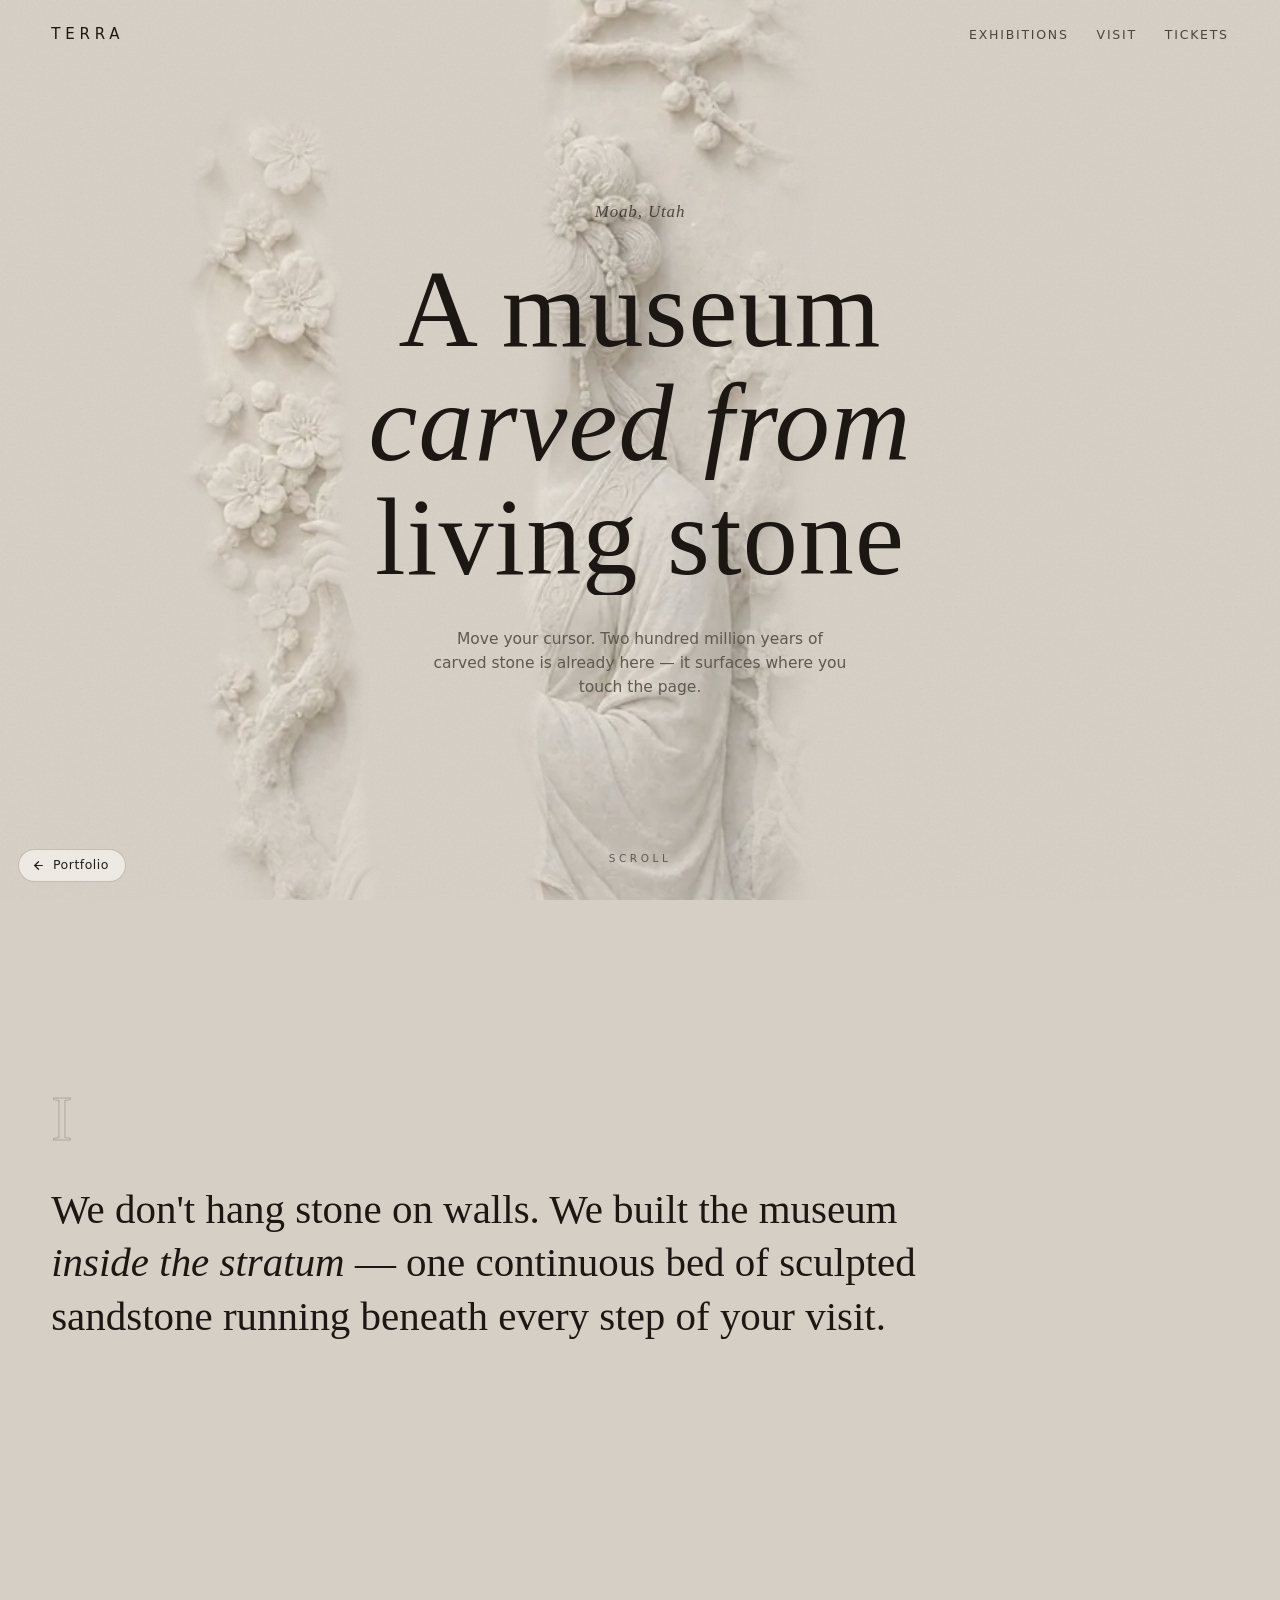
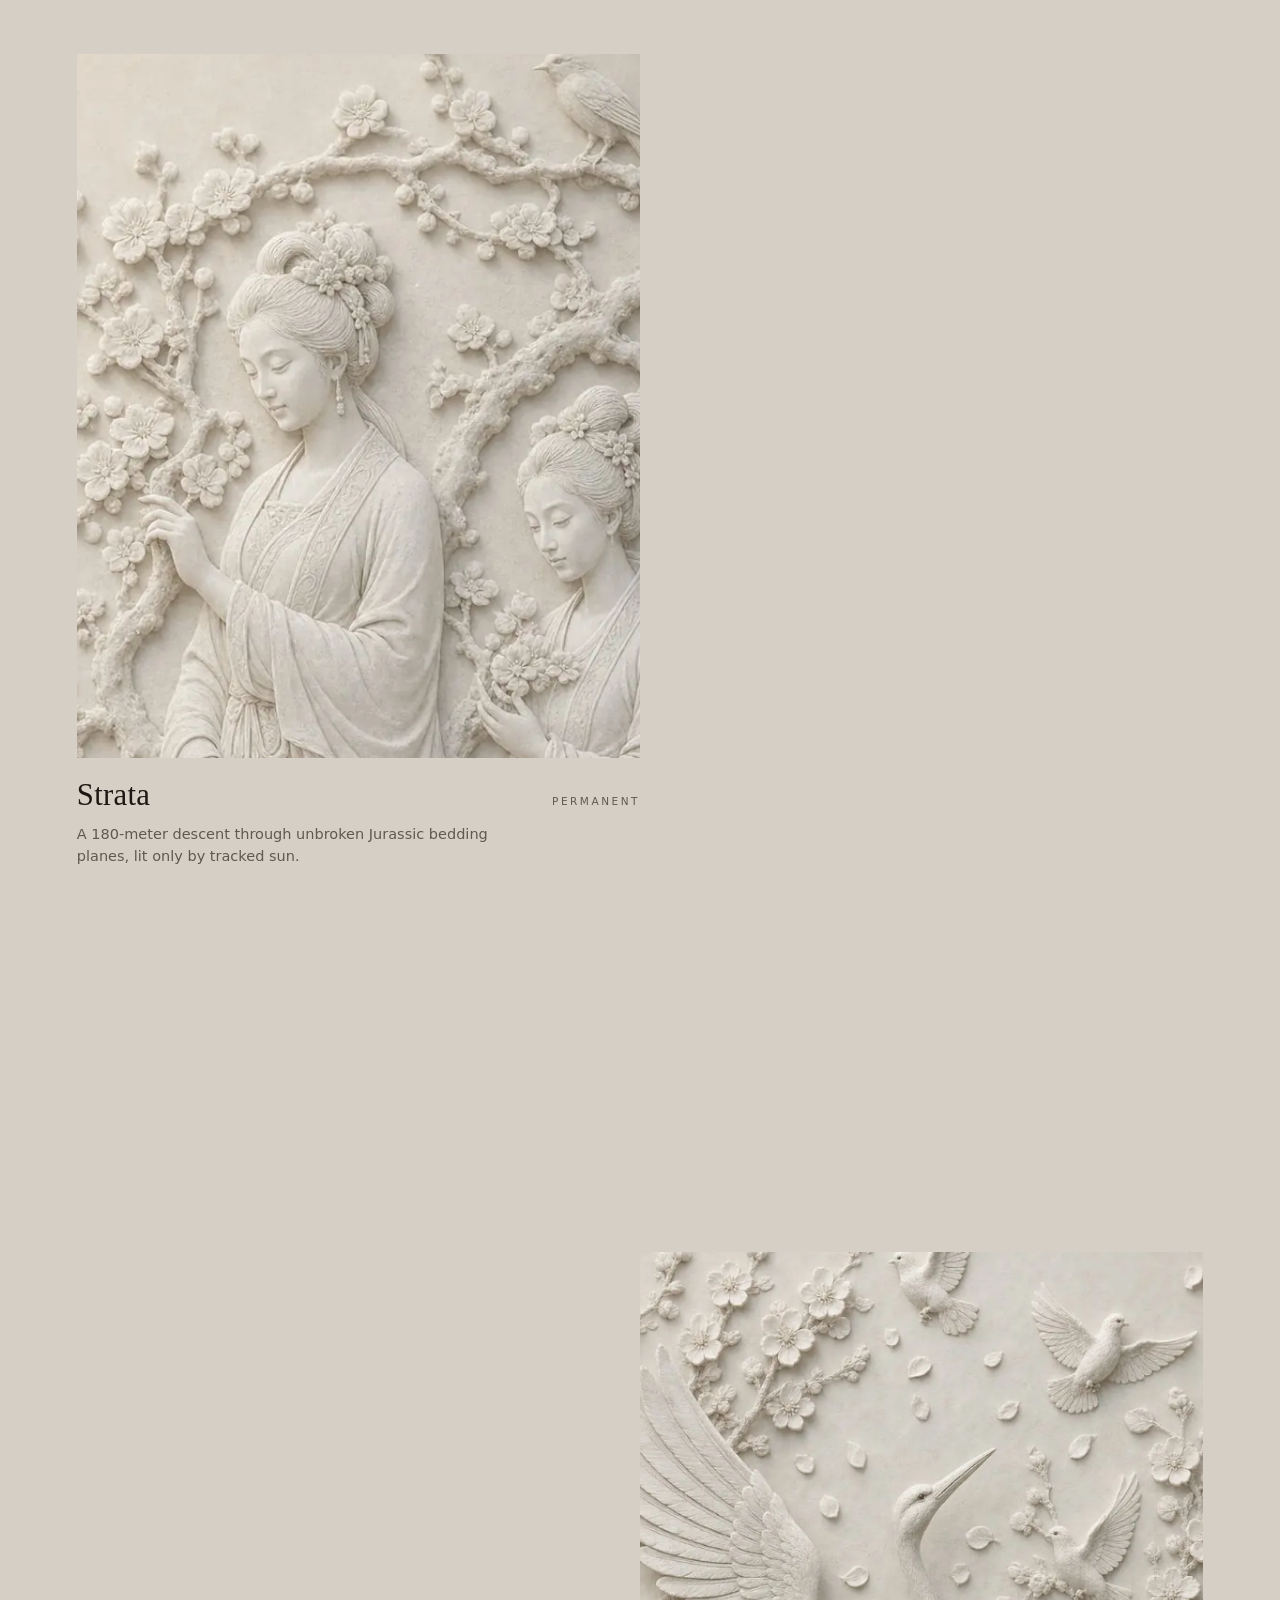
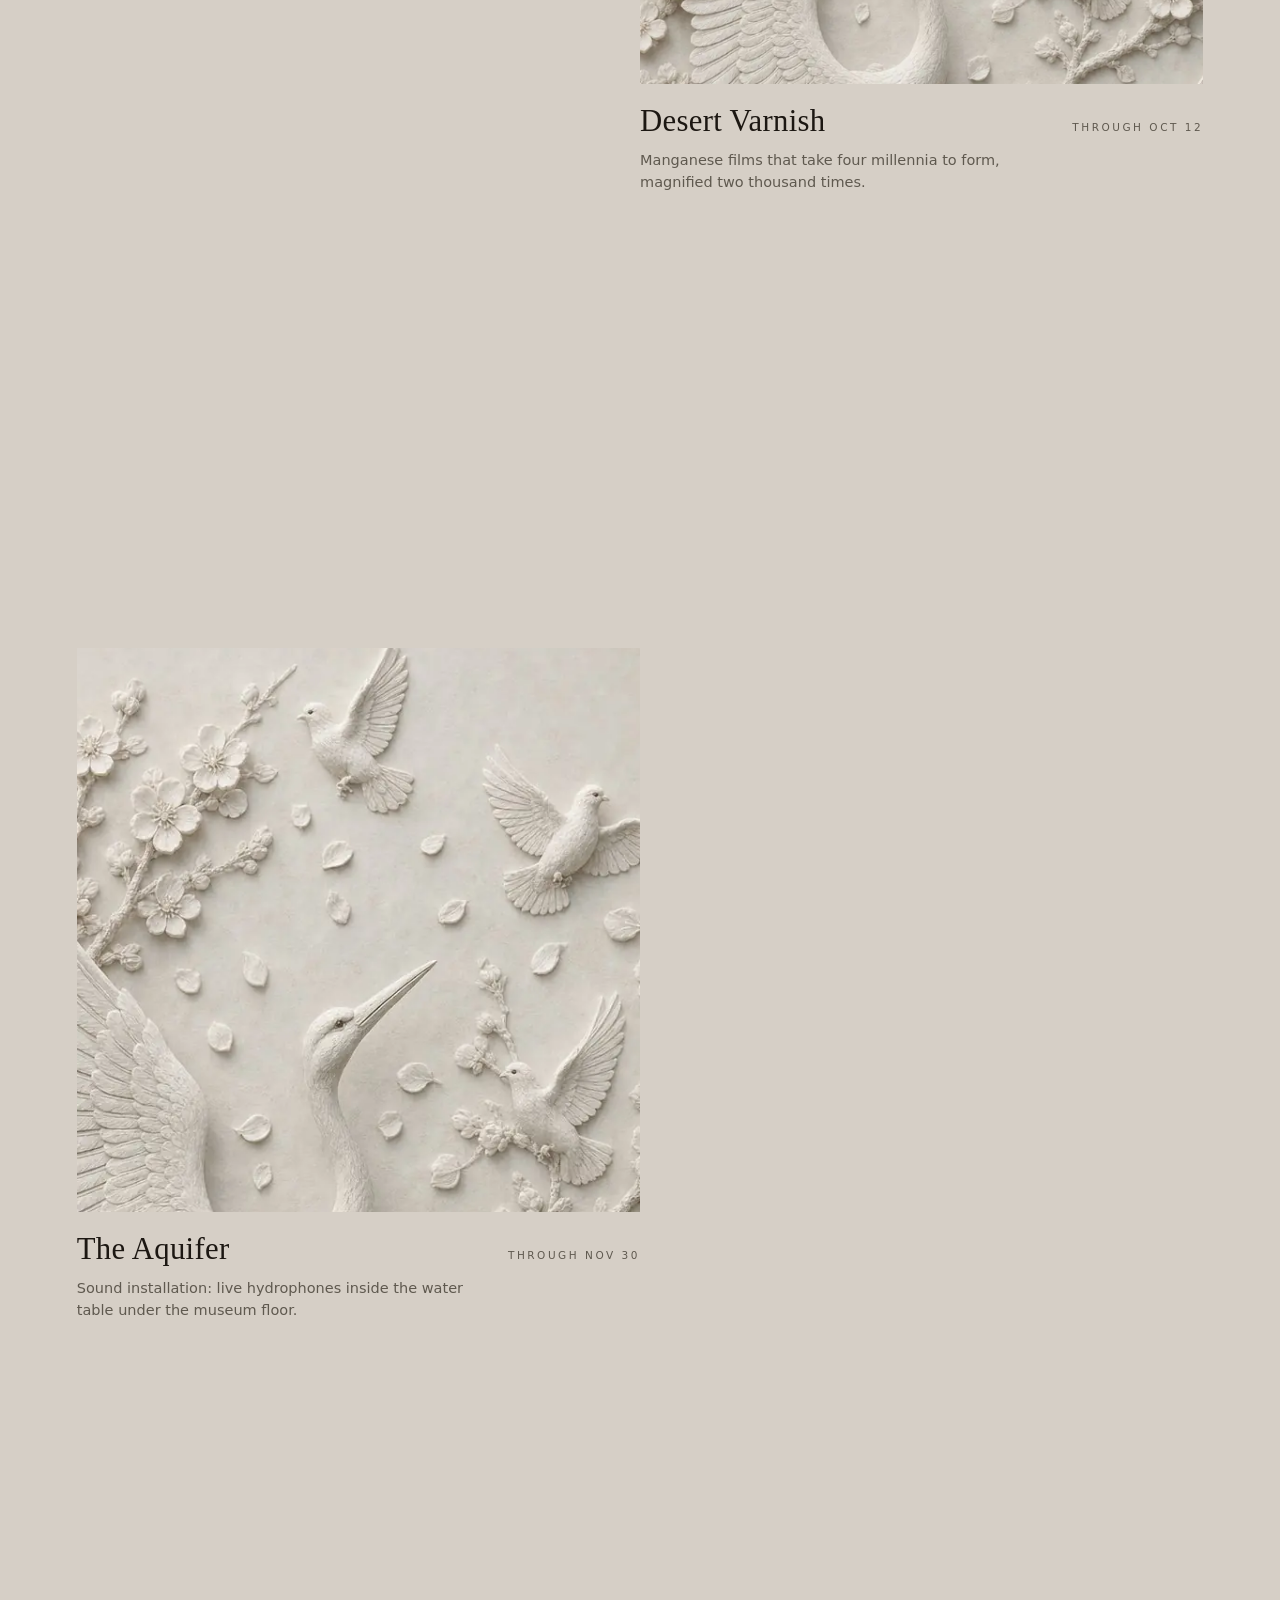
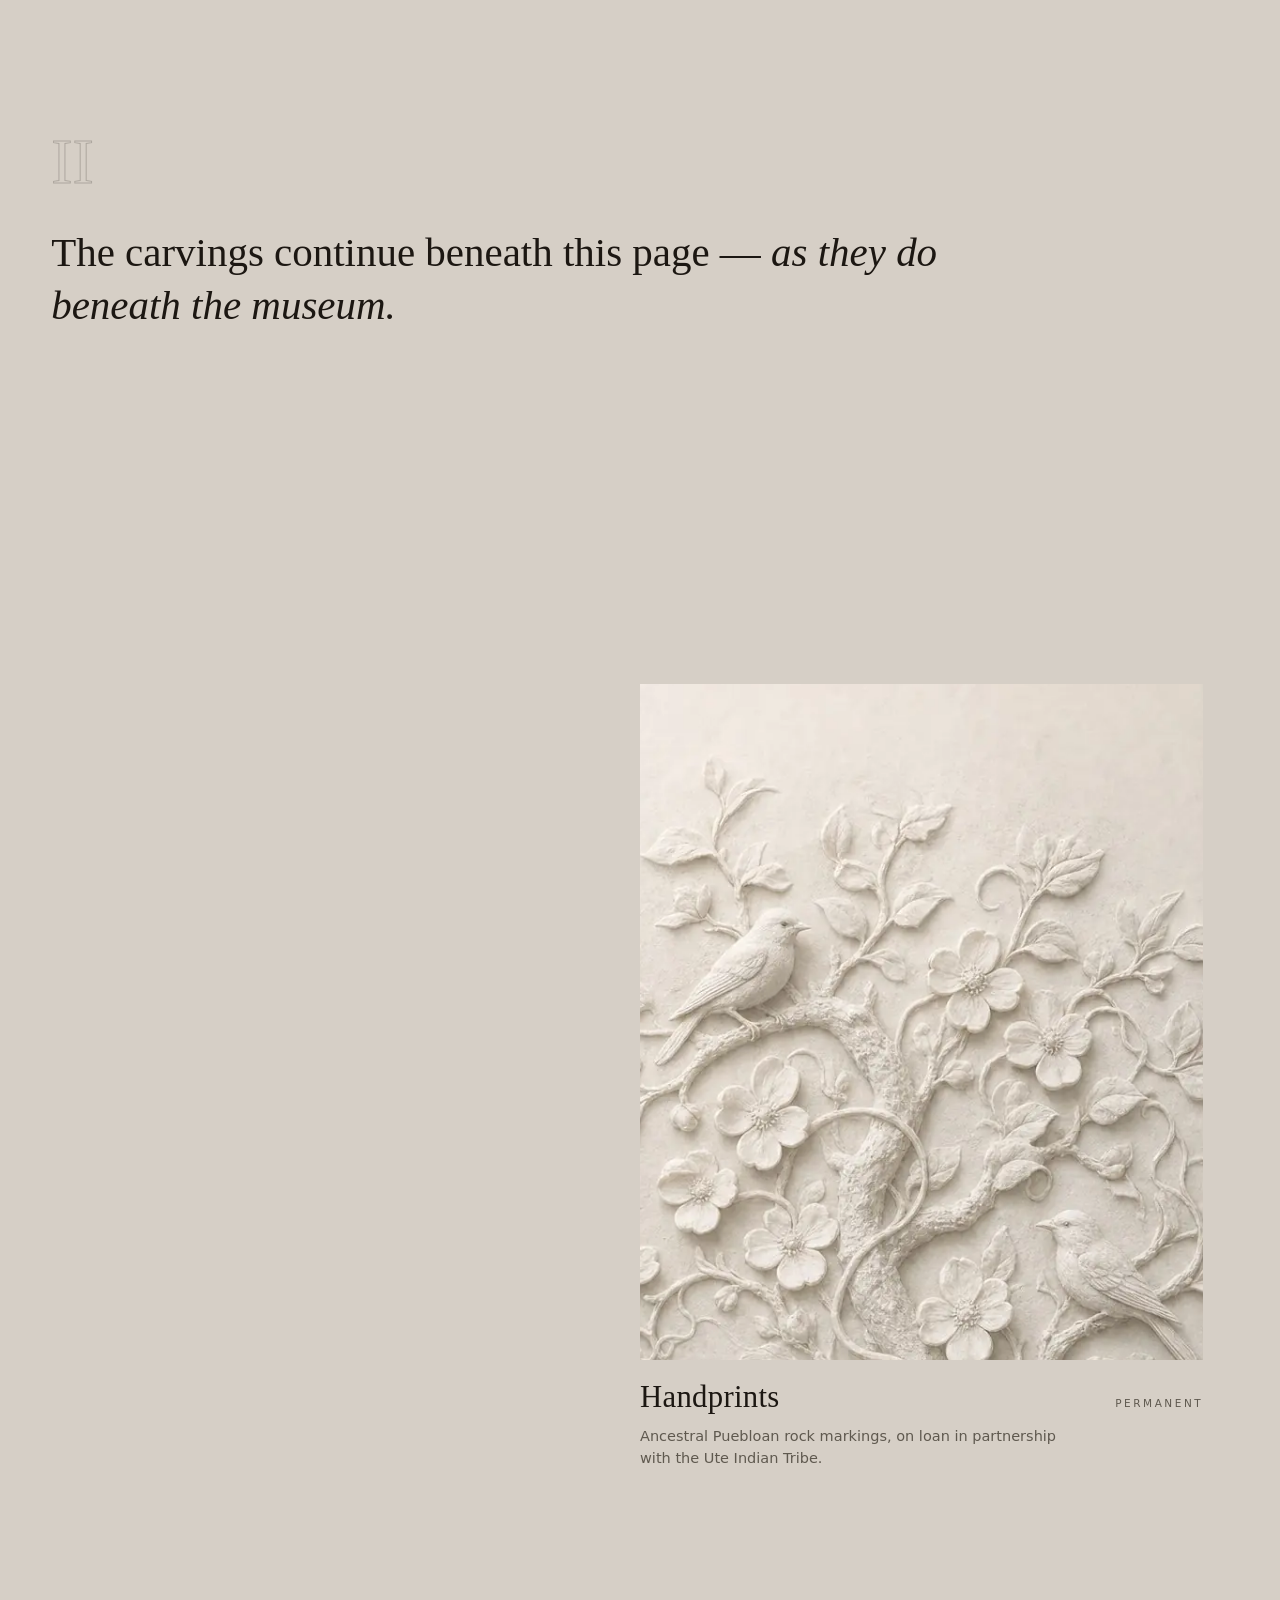
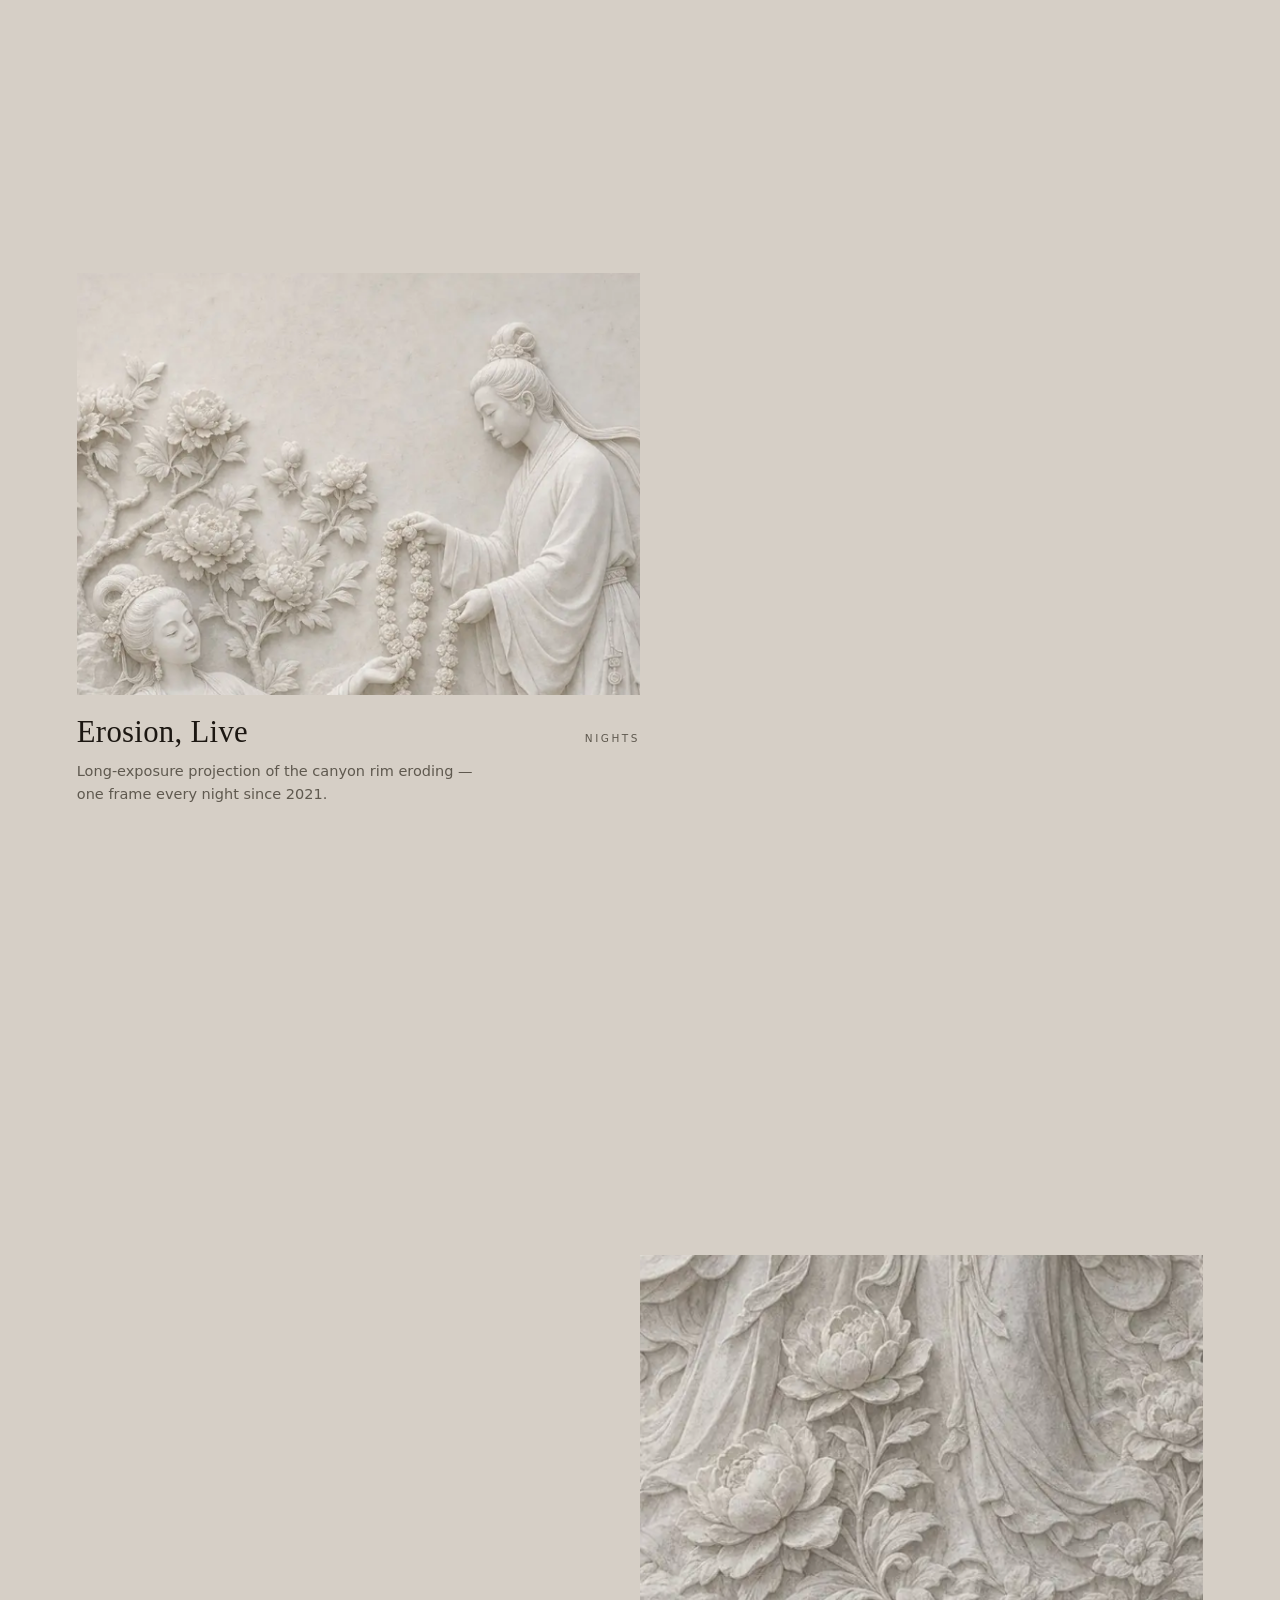
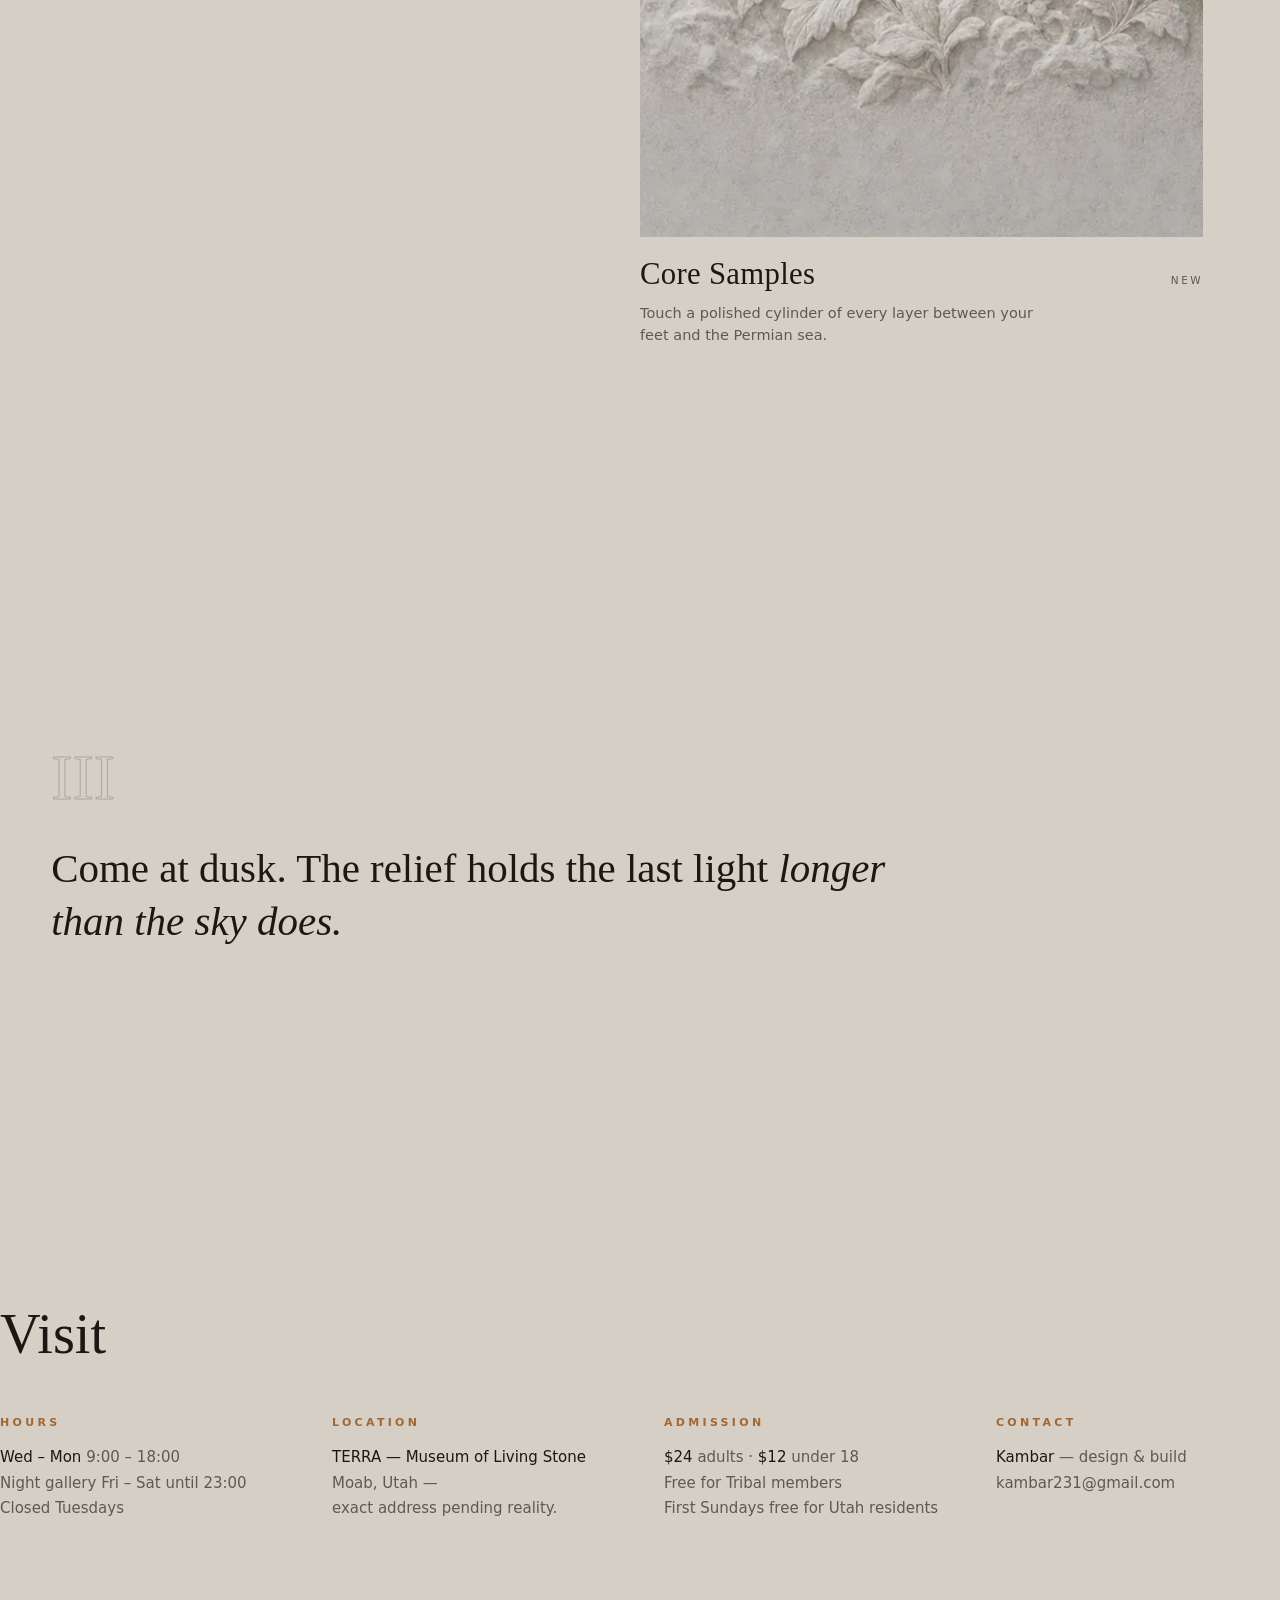
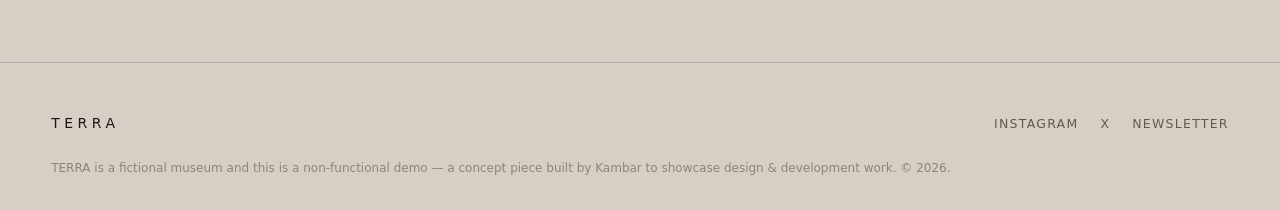
<file: terra-museum.html>
<!doctype html>
<html lang="en">
<head>
<meta charset="utf-8">
<meta name="viewport" content="width=device-width, initial-scale=1">
<title>TERRA — Museum of Living Stone</title>
<meta name="description" content="TERRA, Museum of Living Stone — a museum concept with a WebGL content-aware reveal that uncovers stone carvings as you scroll.">
<link rel="icon" href="data:image/svg+xml,%3Csvg%20xmlns%3D%27http%3A%2F%2Fwww.w3.org%2F2000%2Fsvg%27%20width%3D%2732%27%20height%3D%2732%27%20viewBox%3D%270%200%2032%2032%27%3E%3Crect%20width%3D%2732%27%20height%3D%2732%27%20rx%3D%277%27%20fill%3D%27%231c1712%27%2F%3E%3Ctext%20x%3D%2716%27%20y%3D%2723%27%20font-family%3D%22%27Cormorant%20Garamond%27%2CGeorgia%2Cserif%22%20font-size%3D%2720%27%20font-weight%3D%27600%27%20text-anchor%3D%27middle%27%20fill%3D%27%23d6cfc6%27%3ET%3C%2Ftext%3E%3C%2Fsvg%3E">
<meta property="og:title" content="TERRA — Museum of Living Stone">
<meta property="og:description" content="TERRA, Museum of Living Stone — a museum concept with a WebGL content-aware reveal that uncovers stone carvings as you scroll.">
<meta property="og:type" content="website">
<!-- og:image path is relative to the site root; make it an absolute https URL when deploying to a domain -->
<meta property="og:image" content="assets/terra-RELIEF_B64.webp">
<meta name="twitter:card" content="summary">
<meta name="twitter:title" content="TERRA — Museum of Living Stone">
<meta name="twitter:description" content="TERRA, Museum of Living Stone — a museum concept with a WebGL content-aware reveal that uncovers stone carvings as you scroll.">
<link rel="preconnect" href="https://fonts.googleapis.com">
<link rel="preconnect" href="https://fonts.gstatic.com" crossorigin>
<link href="https://fonts.googleapis.com/css2?family=Cormorant+Garamond:ital,wght@0,400;0,500;1,400&family=Archivo:wght@400;500&display=swap" rel="stylesheet" media="print" onload="this.media=\'all\'">
<style>
:root{
  --bg:#d6cfc6;--ink:#1c1712;--ink-dim:#5f594f;--accent:#a3672f;--hair:#b3afa6;
  --sans:'Archivo',system-ui,sans-serif;
  --serif:'Cormorant Garamond',Georgia,serif;
  --ease:cubic-bezier(.2,.8,.2,1);
  --s4:16px;--s5:24px;--s6:32px;--s7:48px;--s8:80px;--s9:140px;
}
*{box-sizing:border-box}
html{scroll-behavior:auto}
body{margin:0;background:var(--bg);color:var(--ink);font:400 16px/1.55 var(--sans);overflow-x:hidden}

#reveal{position:fixed;inset:0;width:100vw;height:100vh;z-index:0;pointer-events:none;display:block}
#grain{position:fixed;inset:0;z-index:2;pointer-events:none;opacity:.3;mix-blend-mode:multiply}
.content{position:relative;z-index:1}

/* ---- entrance ---- */
#loader{position:fixed;inset:0;z-index:20;background:var(--bg);display:flex;
  flex-direction:column;align-items:center;justify-content:center;gap:26px;
  transition:opacity 1s var(--ease),visibility 1s}
#loader .word{font:500 15px var(--sans);letter-spacing:.55em;text-indent:.55em;
  animation:trackin 1.6s var(--ease) both}
#loader .rule{width:0;height:1px;background:var(--accent);animation:rule 1.5s .15s var(--ease) both}
#loader .num{font:italic 400 13px var(--serif);color:var(--ink-dim);animation:trackin 1.6s .1s var(--ease) both}
@keyframes trackin{from{opacity:0;letter-spacing:1.1em}}
@keyframes rule{to{width:180px}}
body.loaded #loader{opacity:0;visibility:hidden}

.line{display:block;overflow:hidden}
.line>span{display:inline-block;transform:translateY(112%)}
body.loaded .line>span{animation:rise .9s var(--ease) forwards}
body.loaded .line:nth-child(2)>span{animation-delay:.1s}
body.loaded .line:nth-child(3)>span{animation-delay:.2s}
@keyframes rise{to{transform:none}}

@media (prefers-reduced-motion:reduce){
  #loader{display:none}
  .line>span{transform:none!important;animation:none!important}
  [data-reveal]{opacity:1!important;transform:none!important;transition:none!important}
}

/* ---- frame ---- */
.wrap{max-width:1320px;margin:0 auto;padding:0 clamp(20px,4vw,56px)}
nav{position:fixed;top:0;left:0;right:0;z-index:5;display:flex;justify-content:space-between;
  align-items:center;padding:22px clamp(20px,4vw,56px)}
nav .logo{font:500 15px var(--sans);letter-spacing:.32em}
nav a{color:var(--ink);text-decoration:none;font-size:12.5px;letter-spacing:.14em;
  text-transform:uppercase;margin-left:28px;opacity:.75;transition:opacity .2s}
nav a:hover{opacity:1}

/* ---- hero ---- */
.hero{position:relative;min-height:100dvh;display:flex;flex-direction:column;
  align-items:center;justify-content:center;text-align:center}
.hero .kicker{font:italic 400 17px/1 var(--serif);letter-spacing:.05em;
  color:var(--ink);opacity:.7;margin-bottom:var(--s6)}
.hero h1{margin:0;font:400 clamp(3rem,8.6vw,7.6rem)/1.04 var(--serif);letter-spacing:.01em}
.hero h1 .it{font-style:italic}
.hero .sub{max-width:420px;color:var(--ink-dim);margin-top:var(--s6);font-size:15.5px}
.scrolldown{position:absolute;bottom:34px;left:50%;transform:translateX(-50%);
  font-size:10.5px;letter-spacing:.34em;text-transform:uppercase;color:var(--ink-dim);
  animation:bob 2.6s var(--ease) infinite}
@keyframes bob{50%{transform:translate(-50%,8px)}}

/* ---- their rhythm: one object per viewport, long quiet page ---- */
.plate{min-height:118vh;display:flex;align-items:center;padding:0 clamp(20px,6vw,110px)}
.plate.right{justify-content:flex-end}
.plate figure{margin:0;width:min(44vw,600px)}
.plate canvas{width:100%;display:block;filter:saturate(.96)}
.plate figcaption{display:flex;align-items:baseline;gap:14px;margin-top:20px}
.plate h3{font:500 clamp(1.5rem,2.4vw,2.1rem) var(--serif);margin:0;letter-spacing:.01em}
.plate .when{margin-left:auto;font-size:10.5px;letter-spacing:.24em;text-transform:uppercase;color:var(--ink-dim)}
.plate .desc{margin:10px 0 0;color:var(--ink-dim);font-size:14.5px;max-width:46ch}
@media(max-width:760px){.plate{justify-content:center!important}.plate figure{width:min(86vw,520px)}
  .plate{min-height:96vh}}

/* interstitial statements — one line alone in a viewport */
.breath{min-height:70vh;display:flex;align-items:center}
.breath p{font:400 clamp(1.6rem,3.2vw,2.7rem)/1.3 var(--serif);max-width:900px;margin:0}
.breath em{color:inherit}
.breath .rn{font:400 clamp(2.6rem,5vw,4.4rem)/1 var(--serif);color:transparent;
  -webkit-text-stroke:1px rgba(28,23,18,.22);display:block;margin-bottom:var(--s6)}

/* ---- visit / footer ---- */
.visit{padding:var(--s9) 0}
.visit h2{font:400 clamp(2rem,4.4vw,3.6rem) var(--serif);margin:0 0 var(--s7)}
.visit .cols{display:grid;grid-template-columns:repeat(auto-fit,minmax(230px,1fr));gap:var(--s7)}
.visit h4{font-size:11px;letter-spacing:.3em;text-transform:uppercase;color:var(--accent);margin:0 0 14px}
.visit p{margin:0;color:var(--ink-dim);font-size:15px;line-height:1.7}
.visit strong{color:var(--ink);font-weight:500}
footer{border-top:1px solid var(--hair);padding:var(--s7) 0 var(--s6)}
footer .wrap{display:flex;flex-wrap:wrap;gap:var(--s5);justify-content:space-between;align-items:center}
footer .logo{font:500 14px var(--sans);letter-spacing:.32em}
footer a{color:var(--ink-dim);text-decoration:none;font-size:12.5px;letter-spacing:.1em;
  text-transform:uppercase;margin-left:22px;transition:color .2s}
footer a:hover{color:var(--ink)}
footer small{width:100%;color:#8d8477;font-size:12px}

/* demo modal — every link leads here, politely */
#demo{position:fixed;inset:0;z-index:30;display:none;align-items:center;justify-content:center;
  background:rgba(28,23,18,.38);backdrop-filter:blur(5px)}
#demo.open{display:flex}
#demo .card{background:var(--bg);border:1px solid var(--hair);max-width:400px;margin:20px;
  padding:38px 40px;text-align:center;animation:pop .35s var(--ease)}
@keyframes pop{from{opacity:0;transform:translateY(14px)}}
#demo h5{font:400 28px var(--serif);margin:0 0 10px}
#demo p{margin:0;color:var(--ink-dim);font-size:14.5px;line-height:1.6}
#demo button{margin-top:22px;font:500 12px var(--sans);letter-spacing:.18em;text-transform:uppercase;
  background:none;border:1px solid var(--hair);color:var(--ink);padding:10px 22px;cursor:pointer;
  transition:border-color .25s,opacity .25s}
#demo button:hover{border-color:var(--ink)}

[data-reveal]{opacity:0;transform:translateY(30px);transition:opacity .75s var(--ease),transform .75s var(--ease)}
[data-reveal].in{opacity:1;transform:none}
@media(max-width:640px){nav a{margin-left:14px}}
</style>
</head>
<body>
<canvas id="reveal" aria-hidden="true"></canvas>
<div id="grain" aria-hidden="true"></div>

<div id="loader" aria-hidden="true">
  <div class="word">T E R R A</div>
  <div class="rule"></div>
  <div class="num">mmxxi — mmxxvi</div>
</div>

<div class="content">
<nav>
  <div class="logo">TERRA</div>
  <div><a href="#exhibitions">Exhibitions</a><a href="#visit">Visit</a><a href="#visit">Tickets</a></div>
</nav>

<header class="hero wrap">
  <p class="kicker">Moab, Utah</p>
  <h1>
    <span class="line"><span>A museum</span></span>
    <span class="line"><span class="it">carved from</span></span>
    <span class="line"><span>living stone</span></span>
  </h1>
  <p class="sub">Move your cursor. Two hundred million years of carved stone is
  already here — it surfaces where you touch the page.</p>
  <div class="scrolldown">Scroll</div>
</header>

<section class="breath wrap" data-reveal>
  <div><span class="rn">I</span>
  <p>We don't hang stone on walls. We built the museum <em>inside the stratum</em> —
  one continuous bed of sculpted sandstone running beneath every step of your visit.</p></div>
</section>

<div id="exhibitions">
<section class="plate" data-reveal>
  <figure><canvas width="600" height="750"></canvas>
    <figcaption><h3>Strata</h3><span class="when">Permanent</span></figcaption>
    <p class="desc">A 180-meter descent through unbroken Jurassic bedding planes, lit only by tracked sun.</p>
  </figure>
</section>

<section class="plate right" data-reveal>
  <figure><canvas width="600" height="460"></canvas>
    <figcaption><h3>Desert Varnish</h3><span class="when">Through Oct 12</span></figcaption>
    <p class="desc">Manganese films that take four millennia to form, magnified two thousand times.</p>
  </figure>
</section>

<section class="plate" data-reveal>
  <figure><canvas width="600" height="600"></canvas>
    <figcaption><h3>The Aquifer</h3><span class="when">Through Nov 30</span></figcaption>
    <p class="desc">Sound installation: live hydrophones inside the water table under the museum floor.</p>
  </figure>
</section>
</div>

<section class="breath wrap" data-reveal>
  <div><span class="rn">II</span>
  <p>The carvings continue beneath this page — <em>as they do beneath the museum.</em></p></div>
</section>

<section class="plate right" data-reveal>
  <figure><canvas width="600" height="720"></canvas>
    <figcaption><h3>Handprints</h3><span class="when">Permanent</span></figcaption>
    <p class="desc">Ancestral Puebloan rock markings, on loan in partnership with the Ute Indian Tribe.</p>
  </figure>
</section>

<section class="plate" data-reveal>
  <figure><canvas width="600" height="450"></canvas>
    <figcaption><h3>Erosion, Live</h3><span class="when">Nights</span></figcaption>
    <p class="desc">Long-exposure projection of the canyon rim eroding — one frame every night since 2021.</p>
  </figure>
</section>

<section class="plate right" data-reveal>
  <figure><canvas width="600" height="620"></canvas>
    <figcaption><h3>Core Samples</h3><span class="when">New</span></figcaption>
    <p class="desc">Touch a polished cylinder of every layer between your feet and the Permian sea.</p>
  </figure>
</section>

<section class="breath wrap" data-reveal>
  <div><span class="rn">III</span>
  <p>Come at dusk. The relief holds the last light <em>longer than the sky does.</em></p></div>
</section>

<section class="visit wrap" id="visit">
  <h2 data-reveal>Visit</h2>
  <div class="cols">
    <div data-reveal><h4>Hours</h4><p><strong>Wed – Mon</strong> 9:00 – 18:00<br>
      Night gallery Fri – Sat until 23:00<br>Closed Tuesdays</p></div>
    <div data-reveal><h4>Location</h4><p><strong>TERRA — Museum of Living Stone</strong><br>
      Moab, Utah —<br>exact address pending reality.</p></div>
    <div data-reveal><h4>Admission</h4><p><strong>$24</strong> adults · <strong>$12</strong> under 18<br>
      Free for Tribal members<br>First Sundays free for Utah residents</p></div>
    <div data-reveal><h4>Contact</h4><p><strong>Kambar</strong> — design &amp; build<br>kambar231@gmail.com</p></div>
  </div>
</section>

<div id="demo" role="dialog" aria-modal="true" aria-labelledby="demoT">
  <div class="card">
    <h5 id="demoT">Just a demo</h5>
    <p>TERRA isn't a real museum — this site is a design showcase.
    The stone, sadly, exists only here.</p>
    <button id="demoClose">Back to the demo</button>
  </div>
</div>

<footer>
  <div class="wrap">
    <div class="logo">TERRA</div>
    <div><a href="#">Instagram</a><a href="#">X</a><a href="#">Newsletter</a></div>
    <small>TERRA is a fictional museum and this is a non-functional demo — a concept piece
    built by Kambar to showcase design &amp; development work. © 2026.</small>
  </div>
</footer>
</div>

<script>
/* ============================================================
   TERRA — content-aware WebGL2 reveal over a real bas-relief.
   One continuous carved artwork: the fixed background never
   scrolls; the page scrolls over it. Ported from reveal-lab.
   ============================================================ */
const RELIEF_B64="assets/terra-RELIEF_B64.webp";
const REDUCED=matchMedia('(prefers-reduced-motion: reduce)').matches;
const DEMO=new URLSearchParams(location.search).has('demo');

/* hard-coded engine settings (no panel) */
const P={brushR:.075,morph:.15,deposit:1.0,decay:.982,diffuse:.7,
  imgSpeed:.5,climb:.5,gust:.7,headEdge:.075,wake:.7,rim:.25};

/* helpers reused by grain */
function noiseGen(seed){let s=seed>>>0;return()=>((s=Math.imul(s^s>>>15,s|1),s^=s+Math.imul(s^s>>>7,s|61),(s^s>>>14)>>>0)/4294967296)}

/* ---- the six plate crops share the ONE relief (source rects in 1536×1024) ---- */
const CROPS=[
  [190,220,600,750],    // 01 Strata        — the two statues among blossoms (panel 1)
  [110,1620,780,600],   // 02 Desert Varnish — cranes with raised wings (panel 2)
  [220,1560,600,600],   // 03 The Aquifer    — the two doves + drifting petals
  [210,4480,600,720],   // 04 Handprints     — flowering tree with songbirds (panel 4)
  [100,3080,800,600],   // 05 Erosion, Live  — garland exchange, standing figure's head intact
  [240,6780,580,600],   // 06 Core Samples   — statues + gathered flowers (panel 5)
];

const reliefImg=new Image();
reliefImg.onload=()=>onImageReady(reliefImg);
reliefImg.onerror=()=>{document.body.classList.add('loaded')};
reliefImg.src=RELIEF_B64;

function paintPlates(img){
  document.querySelectorAll('.plate canvas').forEach((cv,i)=>{
    const[sx,sy,sw,sh]=CROPS[i%CROPS.length];
    const ctx=cv.getContext('2d');ctx.imageSmoothingQuality='high';
    ctx.drawImage(img,sx,sy,sw,sh,0,0,cv.width,cv.height);
  });
}

function onImageReady(img){
  paintPlates(img);
  const cvs=document.getElementById('reveal');
  let gl=null;
  if(!REDUCED){try{gl=cvs.getContext('webgl2',{antialias:false})}catch(e){}}
  const cbf=gl&&gl.getExtension('EXT_color_buffer_float');
  if(gl&&cbf&&!REDUCED){ startWebGL(gl,cvs,img); }
  else{ startFallback(img); }
  setTimeout(()=>document.body.classList.add('loaded'),1200);
}

/* ============================================================
   FALLBACK — no WebGL2 / no float RT / reduced-motion:
   draw the relief once, fixed & continuous, at low opacity.
   ============================================================ */
function startFallback(img){
  let c=document.getElementById('reveal');
  if(c.getContext){ const n=c.cloneNode(false);c.parentNode.replaceChild(n,c);c=n; }
  const ctx=c.getContext('2d');
  function draw(){
    const W=c.width=innerWidth,H=c.height=innerHeight;
    ctx.clearRect(0,0,W,H);
    const s=Math.max(W/img.width,H/img.height),w=img.width*s,h=img.height*s;
    ctx.globalAlpha=.45;ctx.drawImage(img,(W-w)/2,(H-h)/2,w,h);ctx.globalAlpha=1;
  }
  draw();addEventListener('resize',draw);
}

/* ============================================================
   WEBGL2 ENGINE — ping-pong RGBA16F sim (480×300)
   deposit → advect along image-derived flow → disperse → decay
   ============================================================ */
function startWebGL(gl,cvs,img){
  const SIMW=480,SIMH=300,HW=208,HH=1504;
  let HT=new Float32Array(HW*HH),FLOW=new Float32Array(HW*HH*4);

  function sh(type,src){const s=gl.createShader(type);gl.shaderSource(s,src);gl.compileShader(s);
    if(!gl.getShaderParameter(s,gl.COMPILE_STATUS))throw gl.getShaderInfoLog(s);return s}
  function prog(v,f){const p=gl.createProgram();gl.attachShader(p,sh(gl.VERTEX_SHADER,v));
    gl.attachShader(p,sh(gl.FRAGMENT_SHADER,f));gl.linkProgram(p);
    if(!gl.getProgramParameter(p,gl.LINK_STATUS))throw gl.getProgramInfoLog(p);return p}
  const VS=`#version 300 es
in vec2 aP;out vec2 vUv;void main(){vUv=aP*.5+.5;gl_Position=vec4(aP,0,1);}`;

  const SIM_FS=`#version 300 es
precision highp float;in vec2 vUv;out vec4 o;
uniform sampler2D uInk,uFlow;
uniform vec2 uTexel;uniform float uDecay,uDiffuse,uImgSpeed,uGust,uDeposit,uMorph,uTime,uShift;
uniform vec4 uWin;
uniform vec4 uSeg[3];      /* xy=prev, zw=cur (uv) */
uniform vec3 uSegMeta[3];  /* x=radius, y=strength, z=active */
uniform vec2 uVel[3];      /* pointer velocity (uv/frame) */
float sdSeg(vec2 p,vec2 a,vec2 b){vec2 pa=p-a,ba=b-a;
  float h=clamp(dot(pa,ba)/max(dot(ba,ba),1e-6),0.,1.);return length(pa-ba*h);}
void main(){
  vec2 ar=vec2(uTexel.y/uTexel.x,1.);            /* aspect-correct space */
  vec4 F=texture(uFlow,uWin.xy+vUv*uWin.zw);
  vec2 flow=(F.rg*2.-1.)*F.b;                    /* image pull, gated by edge strength */
  vec2 gust=vec2(0.);
  for(int i=0;i<3;i++){ if(uSegMeta[i].z<.5)continue;
    float d=sdSeg(vUv*ar,uSeg[i].zw*ar,uSeg[i].zw*ar);
    gust+=uVel[i]*exp(-d*d/(uSegMeta[i].x*uSegMeta[i].x*4.))*uGust*40.;}
  /* uShift: ink is pinned to the PAGE — scrolling slides it with the content */
  vec2 src=clamp(vUv-(flow*uImgSpeed*1.6+gust)*uTexel*60.*.016-vec2(0.,uShift),vec2(.001),vec2(.999));
  /* dispersal: widen the backtrace sample — ink spreading through water */
  vec2 r=uTexel*uDiffuse;
  float ink=texture(uInk,src).r*.4
    +(texture(uInk,src+vec2(r.x,0)).r+texture(uInk,src-vec2(r.x,0)).r
     +texture(uInk,src+vec2(0,r.y)).r+texture(uInk,src-vec2(0,r.y)).r)*.15;
  ink*=uDecay;
  /* deposit: capsule stroke with a morphing rim */
  for(int i=0;i<3;i++){ if(uSegMeta[i].z<.5)continue;
    vec2 p=vUv*ar,a=uSeg[i].xy*ar,b=uSeg[i].zw*ar;
    float d=sdSeg(p,a,b);
    vec2 q=p-b;float th=atan(q.y,q.x);
    float m=1.+uMorph*(.5*sin(3.*th+uTime*1.7)+.33*sin(5.*th-uTime*2.3)+.22*sin(7.*th+uTime*3.1));
    float rr=uSegMeta[i].x*m;
    ink+=uDeposit*uSegMeta[i].y*smoothstep(rr,rr*.45,d);}
  o=vec4(min(ink,1.6),0.,0.,1.);
}`;

  const DRAW_FS=`#version 300 es
precision highp float;in vec2 vUv;out vec4 o;
uniform sampler2D uInk,uStone,uFlow;
uniform float uHeadEdge,uWake,uRim,uShowFlow,uSoft;
uniform vec4 uWin;   /* scroll window: x0,y0,w,h in image uv */
const vec3 BG=vec3(0.84,0.814,0.78);
void main(){
  float m=texture(uInk,vUv).r;
  float head=smoothstep(.62-uHeadEdge,.62+uHeadEdge,m);
  float body=smoothstep(.06,.5,m)*uWake;
  float rev=max(head,body);
  vec2 suv=uWin.xy+vUv*uWin.zw;
  vec3 stone=mix(BG,texture(uStone,suv).rgb,uSoft);
  vec3 col=mix(BG,stone,rev);
  /* wet meniscus rim on the reveal edge */
  float e=length(vec2(dFdx(m),dFdy(m)));
  col+=vec3(1.,.98,.92)*e*uRim*smoothstep(.05,.45,m)*(1.-head)*2.2;
  if(uShowFlow>.5){vec4 F=texture(uFlow,vUv);
    col=mix(col,vec3(F.r,F.g,1.-F.r*.5),.35*F.b*3.);}
  o=vec4(col,1.);
}`;

  const quad=gl.createBuffer();
  gl.bindBuffer(gl.ARRAY_BUFFER,quad);
  gl.bufferData(gl.ARRAY_BUFFER,new Float32Array([-1,-1,3,-1,-1,3]),gl.STATIC_DRAW);
  function bindQuad(p){const loc=gl.getAttribLocation(p,'aP');
    gl.enableVertexAttribArray(loc);gl.vertexAttribPointer(loc,2,gl.FLOAT,false,0,0)}
  const simP=prog(VS,SIM_FS),drawP=prog(VS,DRAW_FS);
  function tex(w,h,data,fmt){const t=gl.createTexture();gl.bindTexture(gl.TEXTURE_2D,t);
    gl.texParameteri(gl.TEXTURE_2D,gl.TEXTURE_MIN_FILTER,gl.LINEAR);
    gl.texParameteri(gl.TEXTURE_2D,gl.TEXTURE_MAG_FILTER,gl.LINEAR);
    gl.texParameteri(gl.TEXTURE_2D,gl.TEXTURE_WRAP_S,gl.CLAMP_TO_EDGE);
    gl.texParameteri(gl.TEXTURE_2D,gl.TEXTURE_WRAP_T,gl.CLAMP_TO_EDGE);
    if(fmt==='f')gl.texImage2D(gl.TEXTURE_2D,0,gl.RGBA16F,w,h,0,gl.RGBA,gl.FLOAT,data);
    else gl.texImage2D(gl.TEXTURE_2D,0,gl.RGBA,gl.RGBA,gl.UNSIGNED_BYTE,data);
    return t}
  let inkA=tex(SIMW,SIMH,null,'f'),inkB=tex(SIMW,SIMH,null,'f');
  const fbo=gl.createFramebuffer();
  let stoneTex,flowTex;
  function mirrorWrap(t){gl.bindTexture(gl.TEXTURE_2D,t);
    gl.texParameteri(gl.TEXTURE_2D,gl.TEXTURE_WRAP_S,gl.MIRRORED_REPEAT);
    gl.texParameteri(gl.TEXTURE_2D,gl.TEXTURE_WRAP_T,gl.MIRRORED_REPEAT)}
  function uploadFlow(){if(flowTex)gl.deleteTexture(flowTex);flowTex=tex(HW,HH,FLOW,'f');mirrorWrap(flowTex)}

  /* edge-tangent flow (Kang et al.): tangent of gradient, smoothed, + climb toward crests */
  function rebuildFlow(){
    const gx=new Float32Array(HW*HH),gy=new Float32Array(HW*HH),mg=new Float32Array(HW*HH);
    for(let y=0;y<HH;y++)for(let x=0;x<HW;x++){
      const i=y*HW+x,
      hl=HT[y*HW+Math.max(x-1,0)],hr=HT[y*HW+Math.min(x+1,HW-1)],
      hu=HT[Math.max(y-1,0)*HW+x],hd=HT[Math.min(y+1,HH-1)*HW+x];
      gx[i]=(hr-hl)*.5;gy[i]=(hd-hu)*.5;mg[i]=Math.hypot(gx[i],gy[i]);
    }
    let tx=new Float32Array(HW*HH),ty=new Float32Array(HW*HH);
    for(let i=0;i<HW*HH;i++){tx[i]=-gy[i];ty[i]=gx[i]}   // rotate 90° → along contours
    for(let pass=0;pass<3;pass++){                       // ETF smoothing, sign-aligned
      const ntx=new Float32Array(HW*HH),nty=new Float32Array(HW*HH);
      for(let y=0;y<HH;y++)for(let x=0;x<HW;x++){
        const i=y*HW+x;let ax=0,ay=0;
        for(let dy=-2;dy<=2;dy++){const yy=y+dy;if(yy<0||yy>=HH)continue;
          for(let dx=-2;dx<=2;dx++){const xx=x+dx;if(xx<0||xx>=HW)continue;
            const j=yy*HW+xx,dot=tx[i]*tx[j]+ty[i]*ty[j],s=dot<0?-1:1,w=mg[j];
            ax+=tx[j]*s*w;ay+=ty[j]*s*w}}
        const l=Math.hypot(ax,ay)||1;ntx[i]=ax/l;nty[i]=ay/l;
      }
      tx=ntx;ty=nty;
    }
    const climb=P.climb;
    for(let i=0;i<HW*HH;i++){
      const gl2=mg[i]||1e-6,ux=gx[i]/gl2,uy=gy[i]/gl2;   // uphill: toward the crest
      let fx=tx[i]*(1-climb)+ux*climb,fy=ty[i]*(1-climb)+uy*climb;
      const l=Math.hypot(fx,fy)||1;fx/=l;fy/=l;
      const k=i*4,str=Math.min(1,mg[i]*26);              // flat ground: ink rests
      FLOW[k]=fx*.5+.5;FLOW[k+1]=fy*.5+.5;FLOW[k+2]=str;FLOW[k+3]=1;
    }
    uploadFlow();
  }

  /* the picture IS the sculpture: luminance becomes the height / flow field.
     Both stone & heightfield are drawn vertically flipped so the bottom-left
     vUv origin renders the relief UPRIGHT (mask & stone share orientation). */
  function buildFromImage(image){
    const vw=Math.min(image.width,2048),vh=Math.round(vw*image.height/image.width);
    const vc=document.createElement('canvas');vc.width=vw;vc.height=vh;
    const vctx=vc.getContext('2d');vctx.translate(0,vh);vctx.scale(1,-1);
    vctx.drawImage(image,0,0,vw,vh);
    if(stoneTex)gl.deleteTexture(stoneTex);stoneTex=tex(0,0,vc);mirrorWrap(stoneTex);
    const hc=document.createElement('canvas');hc.width=HW;hc.height=HH;
    const hx=hc.getContext('2d');hx.translate(0,HH);hx.scale(1,-1);
    hx.drawImage(image,0,0,HW,HH);
    const d=hx.getImageData(0,0,HW,HH).data;
    for(let i=0;i<HW*HH;i++)HT[i]=(d[i*4]*.299+d[i*4+1]*.587+d[i*4+2]*.114)/255;
    for(let pass=0;pass<1;pass++){                       // light polish — keep the figures
      const tmp=new Float32Array(HT);
      for(let y=0;y<HH;y++)for(let x=0;x<HW;x++){
        let s=0,n=0;
        for(let dy=-1;dy<=1;dy++){const yy=y+dy;if(yy<0||yy>=HH)continue;
          for(let dx=-1;dx<=1;dx++){const xx=x+dx;if(xx<0||xx>=HW)continue;
            s+=tmp[yy*HW+xx];n++}}
        HT[y*HW+x]=s/n;}
    }
    rebuildFlow();clearInk();
  }
  function clearInk(){[inkA,inkB].forEach(t=>{gl.bindFramebuffer(gl.FRAMEBUFFER,fbo);
    gl.framebufferTexture2D(gl.FRAMEBUFFER,gl.COLOR_ATTACHMENT0,gl.TEXTURE_2D,t,0);
    gl.viewport(0,0,SIMW,SIMH);gl.clearColor(0,0,0,1);gl.clear(gl.COLOR_BUFFER_BIT)})}

  /* ---------- pointers: cursor + 2 phantom wanderers ---------- */
  function mkPtr(x,y,str){return{x,y,tx:x,ty:y,px:x,py:y,str}}
  const me=mkPtr(.5,.45,1);
  addEventListener('pointermove',e=>{me.tx=e.clientX/innerWidth;me.ty=1-e.clientY/innerHeight});
  const PR=noiseGen(4242);
  /* ONE phantom visitor: travels smooth bezier ARCS (ease in/out — never jumps),
     rests sometimes, and its strength breathes: strong while moving, faint at rest */
  const ph={x:.8,y:.32,px:.8,py:.32,str:.15,mode:'pause',t0:0,dur:1.2,p0:[.8,.32],p1:[.8,.32],c:[.8,.32]};
  function phPlan(t){
    const txp=.08+PR()*.84,typ=.1+PR()*.8;
    const dx=txp-ph.x,dy=typ-ph.y,len=Math.hypot(dx,dy)||.01;
    const bow=(.12+PR()*.38)*(PR()<.5?1:-1);          /* arc left or right */
    ph.p0=[ph.x,ph.y];ph.p1=[txp,typ];
    ph.c=[(ph.x+txp)/2-dy/len*bow*len,(ph.y+typ)/2+dx/len*bow*len];
    ph.t0=t;ph.dur=1.6+len*4.5+PR()*1.6;ph.mode='move';
  }
  function phStep(t){
    ph.px=ph.x;ph.py=ph.y;
    if(ph.mode==='pause'){ if(t>ph.t0+ph.dur)phPlan(t); }
    else{
      let u=(t-ph.t0)/ph.dur;
      if(u>=1){u=1;ph.mode='pause';ph.t0=t;ph.dur=.7+PR()*2.6}
      const e=u*u*(3-2*u);                            /* eased — fluid, no snapping */
      const a=ph.p0,c=ph.c,b=ph.p1,w=1-e;
      ph.x=w*w*a[0]+2*w*e*c[0]+e*e*b[0];
      ph.y=w*w*a[1]+2*w*e*c[1]+e*e*b[1];
    }
    const sp=Math.hypot(ph.x-ph.px,ph.y-ph.py)*60;    /* dynamic strength: */
    const want=.14+.6*Math.min(sp/.45,1)+.12*Math.sin(t*.65+2);  /* speed + slow breath */
    ph.str+=(Math.max(.06,Math.min(.85,want))-ph.str)*.05;
  }
  function stepPtr(p,l){p.px=p.x;p.py=p.y;p.x+=(p.tx-p.x)*l;p.y+=(p.ty-p.y)*l}

  function resize(){cvs.width=innerWidth*Math.min(devicePixelRatio,1.5);
    cvs.height=innerHeight*Math.min(devicePixelRatio,1.5)}
  resize();addEventListener('resize',resize);
  buildFromImage(img);

  /* the carving TRAVELS: a zoomed window pans down the image as you scroll,
     so the background is one continuous piece across the whole page */
  let scrollT=0,scrollS=0;
  function scrollTarget(){scrollT=scrollY}          /* raw pixels — 1:1 travel */
  addEventListener('scroll',scrollTarget,{passive:true});scrollTarget();
  const IMG_W=1024,IMG_H=7400;   /* the tall composite */
  function winRect(){
    /* 1:1 travel that ALWAYS reaches the image bottom exactly at the page bottom:
       derive the window height from the real page length, then the width from it
       (narrower viewports zoom in horizontally instead of running out of image
       and freezing mid-page) */
    const sMax=Math.max(1,document.documentElement.scrollHeight-innerHeight);
    const winH=innerHeight/(innerHeight+sMax);          /* exact fit, strict 1:1 */
    const winW=Math.min(1,winH*(innerWidth/innerHeight)*(IMG_H/IMG_W));
    let y0=(1-winH)-scrollS*(winH/innerHeight);
    y0=Math.max(0,Math.min(1-winH,y0));
    return [(1-winW)/2,y0,winW,winH];
  }

  /* entrance bloom: hold a strong central deposit for the first ~0.6s */
  let t0=null;
  function frame(ts){
    if(t0===null)t0=ts;const t=(ts-t0)/1000;
    if(DEMO){me.tx=.2+.55*Math.min(t/2.5,1);me.ty=.5+.14*Math.sin(t*2.4)}
    const bloom=Math.max(0,1-t/0.6);                 // one-time entrance bloom
    stepPtr(me,.12);
    phStep(t);
    const ptrs=[me,ph];
    /* sim pass */
    gl.bindFramebuffer(gl.FRAMEBUFFER,fbo);
    gl.framebufferTexture2D(gl.FRAMEBUFFER,gl.COLOR_ATTACHMENT0,gl.TEXTURE_2D,inkB,0);
    gl.viewport(0,0,SIMW,SIMH);gl.useProgram(simP);bindQuad(simP);
    gl.activeTexture(gl.TEXTURE0);gl.bindTexture(gl.TEXTURE_2D,inkA);
    gl.activeTexture(gl.TEXTURE1);gl.bindTexture(gl.TEXTURE_2D,flowTex);
    const U=n=>gl.getUniformLocation(simP,n);
    gl.uniform1i(U('uInk'),0);gl.uniform1i(U('uFlow'),1);
    gl.uniform2f(U('uTexel'),1/SIMW,1/SIMH);
    gl.uniform1f(U('uDecay'),P.decay);gl.uniform1f(U('uDiffuse'),P.diffuse);
    gl.uniform1f(U('uImgSpeed'),P.imgSpeed);gl.uniform1f(U('uGust'),P.gust);
    gl.uniform1f(U('uDeposit'),P.deposit);gl.uniform1f(U('uMorph'),P.morph);
    gl.uniform1f(U('uTime'),t);
    const prevS=scrollS;
    scrollS+=(scrollT-scrollS)*.22;                   /* fluid, damped travel */
    const dPx=scrollS-prevS,dV=dPx/innerHeight;       /* this frame's page slide */
    gl.uniform1f(U('uShift'),dV);
    /* scrolling IS brush motion: swell the head with scroll speed so a fast
       scroll paints a full-width stroke, not a thin streak */
    const scrollAct=Math.min(Math.abs(dPx)/22,1);
    const scrollSwell=1+scrollAct*.95;
    /* organic width variation: breathes between 1.0× and 1.2× of the current size,
       strongest while scrolling so the painted band isn't one uniform width */
    const wob=.5+.5*(.6*Math.sin(t*2.1)+.4*Math.sin(t*5.3+1.7));
    const widthVar=1+.2*wob*(.35+.65*scrollAct);
    const win=winRect();
    gl.uniform4fv(U('uWin'),win);
    const seg=[],meta=[],vel=[];
    for(let i=0;i<3;i++){const p=ptrs[i];
      if(p){seg.push(p.px,p.py+dV,p.x,p.y);      /* connect to where the old head NOW is */
        const rad=P.brushR*(p===me?(1+bloom*.9):.72)*scrollSwell*widthVar;
        meta.push(rad,p.str*(p===me?(1+bloom*.6):1),1);
        vel.push((p.x-p.px),(p.y-p.py))}
      else{seg.push(0,0,0,0);meta.push(0,0,0);vel.push(0,0)}}
    gl.uniform4fv(U('uSeg[0]'),seg);gl.uniform3fv(U('uSegMeta[0]'),meta);
    gl.uniform2fv(U('uVel[0]'),vel);
    gl.drawArrays(gl.TRIANGLES,0,3);
    [inkA,inkB]=[inkB,inkA];
    /* draw pass */
    gl.bindFramebuffer(gl.FRAMEBUFFER,null);
    gl.viewport(0,0,cvs.width,cvs.height);gl.useProgram(drawP);bindQuad(drawP);
    gl.activeTexture(gl.TEXTURE0);gl.bindTexture(gl.TEXTURE_2D,inkA);
    gl.activeTexture(gl.TEXTURE1);gl.bindTexture(gl.TEXTURE_2D,stoneTex);
    gl.activeTexture(gl.TEXTURE2);gl.bindTexture(gl.TEXTURE_2D,flowTex);
    const D=n=>gl.getUniformLocation(drawP,n);
    gl.uniform1i(D('uInk'),0);gl.uniform1i(D('uStone'),1);gl.uniform1i(D('uFlow'),2);
    gl.uniform1f(D('uHeadEdge'),P.headEdge);gl.uniform1f(D('uWake'),P.wake*.8);
    gl.uniform1f(D('uRim'),P.rim);gl.uniform1f(D('uShowFlow'),0);
    gl.uniform1f(D('uSoft'),.72);gl.uniform4fv(D('uWin'),win);
    gl.drawArrays(gl.TRIANGLES,0,3);
    requestAnimationFrame(frame);
  }
  requestAnimationFrame(frame);
}

/* film grain */
(()=>{const g=document.createElement('canvas');g.width=g.height=140;
  const gc=g.getContext('2d'),gi=gc.createImageData(140,140),r=noiseGen(555);
  for(let i=0;i<gi.data.length;i+=4){const v=r()*255|0;
    gi.data[i]=gi.data[i+1]=gi.data[i+2]=v;gi.data[i+3]=13}
  gc.putImageData(gi,0,0);
  document.getElementById('grain').style.background=`url(${g.toDataURL()})`;})();

/* ---- momentum scroll + magnetic plates (Lenis-style) ----
   wheel input feeds a target; the page eases toward it with inertia. Once the
   wheel rests, the nearest plate (image + title + caption = one unit) gently
   pulls the target until it sits centered in the viewport. */
if(!matchMedia('(prefers-reduced-motion: reduce)').matches){
  let cur=scrollY,tgt=scrollY,lastWheel=0,vel=0;
  const maxS=()=>document.documentElement.scrollHeight-innerHeight;
  /* each wheel notch is an IMPULSE into velocity, not a position jump — clicky
     mouse wheels then accelerate smoothly instead of kicking gear by gear.
     Impulse×Σ(friction^n) = delta, so total travel per notch stays 1:1. */
  addEventListener('wheel',e=>{e.preventDefault();lastWheel=performance.now();
    const d=e.deltaY*(e.deltaMode===1?16:1);
    vel=Math.max(-140,Math.min(140,vel+d*.1))},{passive:false});
  addEventListener('scroll',()=>{ /* external scroll (keys, hash) → resync */
    if(Math.abs(scrollY-cur)>60){cur=tgt=scrollY}},{passive:true});
  (function smoothScroll(){
    if(Math.abs(vel)>.04){                        /* glide: velocity + friction */
      tgt=Math.max(0,Math.min(maxS(),tgt+vel));vel*=.9;
    }else vel=0;
    if(performance.now()-lastWheel>500&&!vel){    /* wheel well at rest → magnet */
      let best=null,bd=1e9;
      document.querySelectorAll('.plate figure').forEach(el=>{
        const r=el.getBoundingClientRect();
        const a=scrollY+r.top+r.height/2-innerHeight/2;
        const d=Math.abs(a-tgt);if(d<bd){bd=d;best=a}});
      const reach=innerHeight*.085;   /* tight: only pulls when you land nearly on it */
      if(best!==null&&bd<reach&&bd>2){
        /* feather-light at the edge of reach, firmer only when already close —
           and always slow: a drift you notice late, not a grab */
        const w=1-bd/reach;
        tgt+=(Math.max(0,Math.min(maxS(),best))-tgt)*(.006+.016*w*w);
      }
    }
    cur+=(tgt-cur)*.085;                          /* inertia */
    if(Math.abs(cur-scrollY)>.4)scrollTo(0,cur);
    requestAnimationFrame(smoothScroll);
  })();
}

/* demo modal: every link is a polite dead end */
const demo=document.getElementById('demo');
document.querySelectorAll('a:not(.backHome)').forEach(a=>a.addEventListener('click',e=>{
  e.preventDefault();demo.classList.add('open')}));
document.getElementById('demoClose').addEventListener('click',()=>demo.classList.remove('open'));
demo.addEventListener('click',e=>{if(e.target===demo)demo.classList.remove('open')});
addEventListener('keydown',e=>{if(e.key==='Escape')demo.classList.remove('open')});

/* scroll reveal */
const io=new IntersectionObserver(es=>es.forEach(e=>{if(e.isIntersecting){e.target.classList.add('in');io.unobserve(e.target)}}),{threshold:.16});
document.querySelectorAll('[data-reveal]').forEach(el=>io.observe(el));

/* safety: never leave the loader up if the image stalls */
setTimeout(()=>document.body.classList.add('loaded'),4000);
</script>

<style>
.backHome{position:fixed;left:18px;bottom:18px;z-index:400;display:inline-flex;align-items:center;gap:8px;
  padding:9px 16px 9px 13px;border-radius:999px;background:rgba(244,241,235,.78);color:#1f1d1a;border:1px solid rgba(31,29,26,.22);
  -webkit-backdrop-filter:blur(10px);backdrop-filter:blur(10px);
  font:500 12.5px/1 'Hanken Grotesk',system-ui,sans-serif;letter-spacing:.04em;text-decoration:none;
  transition:background .25s,color .25s,transform .25s}
.backHome:hover{background:#1f1d1a;color:#f4f1eb;transform:translateY(-2px)}
.backHome svg{display:block}
</style>
<a class="backHome" href="./" title="Back to the portfolio">
<svg width="13" height="13" viewBox="0 0 24 24" fill="none" stroke="currentColor" stroke-width="2.2" stroke-linecap="round" stroke-linejoin="round"><path d="M19 12H5"/><path d="M12 19l-7-7 7-7"/></svg>
Portfolio</a>


<script>/* inside the portfolio layer, the pill closes the layer instead of navigating */
document.querySelectorAll('.backHome').forEach(b=>b.addEventListener('click',e=>{
  if(window.parent!==window){e.preventDefault();window.parent.postMessage({type:'pf-close'},'*')}}));
if(window.parent!==window)window.parent.postMessage({type:'pf-ready'},'*');
</script>
</body>
</html>
</file>
<file: nominal-clone/css/tokens.css>
/* ------------------------------------------------------------------
   DESIGN TOKENS — nominal-clone. Single source of truth.
   Light, minimalist B2B SaaS; mint/teal accent on near-black ink.
   ------------------------------------------------------------------ */
:root {
  /* color */
  --color-bg: #ffffff;
  --color-surface: #f4f7f6;
  --color-surface-2: #eaf2ef;
  --color-ink: #0e1b17;
  --color-text: #0e1b17;
  --color-text-muted: #51625c;
  --color-accent: #79e0c3;          /* mint */
  --color-accent-deep: #0f8a68;     /* teal for text/links on light */
  --color-accent-ink: #0e1b17;      /* ink on mint buttons */
  --color-border: #e2e9e6;
  --color-white: #ffffff;
  --color-footer-bg: #0e1b17;
  --color-footer-text: #c7d4cf;

  /* badges (hero floating pills) */
  --badge-mint: #99e6cb;
  --badge-pink: #f4b6ba;
  --badge-yellow: #ead784;
  --badge-lavender: #c3c6f4;
  --badge-gray: #edeee9;

  /* dark section */
  --color-dark-bg: #111412;
  --color-dark-text: #f2f4f0;
  --color-dark-muted: #9aa39e;
  --color-dark-line: rgb(255 255 255 / 0.18);

  /* type — serif display, sans text */
  --font-display: "Source Serif 4", "Tiempos Headline", Georgia, "Times New Roman", serif;
  --font-text: "Inter", system-ui, -apple-system, sans-serif;
  --text-xs: 0.78rem;
  --text-sm: 0.875rem;
  --text-base: 1rem;
  --text-lg: 1.125rem;
  --text-xl: 1.3rem;
  --text-2xl: 1.7rem;
  --text-3xl: 2.4rem;
  --text-4xl: 3.6rem;

  /* space — 4px grid */
  --space-1: 0.25rem;
  --space-2: 0.5rem;
  --space-3: 0.75rem;
  --space-4: 1rem;
  --space-6: 1.5rem;
  --space-8: 2rem;
  --space-12: 3rem;
  --space-16: 4rem;
  --space-24: 6rem;

  /* shape + depth */
  --radius-sm: 8px;
  --radius-md: 14px;
  --radius-lg: 22px;
  --radius-pill: 999px;
  --shadow-sm: 0 1px 2px rgb(14 27 23 / 0.05);
  --shadow-md: 0 10px 30px rgb(14 27 23 / 0.08);

  /* motion */
  --ease-out: cubic-bezier(0.16, 1, 0.3, 1);
  --dur-fast: 150ms;
  --dur-reveal: 600ms;

  /* layout */
  --container: 1160px;
}
</file>
<file: nominal-clone/css/styles.css>
/* base reset + primitives; tokens live in tokens.css */
*, *::before, *::after { box-sizing: border-box; }
html { scroll-behavior: smooth; }
html.glide { scroll-behavior: auto; }  /* the JS inertial scroller owns motion */
body {
  margin: 0;
  font-family: var(--font-text);
  font-size: var(--text-base);
  line-height: 1.6;
  color: var(--color-text);
  background: var(--color-bg);
  -webkit-font-smoothing: antialiased;
}
img, svg, video { max-width: 100%; display: block; }
h1, h2, h3, h4 { font-family: var(--font-display); line-height: 1.12; margin: 0 0 var(--space-4); font-weight: 650; }
h1 { font-size: var(--text-4xl); letter-spacing: -0.025em; }
h2 { font-size: var(--text-3xl); letter-spacing: -0.02em; }
h3, h4 { font-family: var(--font-text); }
h3 { font-size: var(--text-xl); letter-spacing: -0.01em; font-weight: 650; }
p  { margin: 0 0 var(--space-4); color: var(--color-text-muted); }
a  { color: inherit; }
.container { max-width: var(--container); margin-inline: auto; padding-inline: var(--space-6); }
section { padding-block: var(--space-24); }
.eyebrow {
  font-size: var(--text-sm); font-weight: 600; letter-spacing: 0.08em;
  text-transform: uppercase; color: var(--color-accent-deep); margin-bottom: var(--space-2);
}

/* buttons */
.btn {
  display: inline-flex; align-items: center; gap: var(--space-2);
  padding: var(--space-3) var(--space-6); border-radius: var(--radius-pill);
  font-weight: 600; font-size: var(--text-sm); text-decoration: none;
  border: 1px solid transparent; cursor: pointer;
  transition: background-color var(--dur-fast) ease, filter var(--dur-fast) ease,
              transform var(--dur-fast) ease, border-color var(--dur-fast) ease;
}
.btn-lg { padding: var(--space-4) var(--space-8); font-size: var(--text-base); }
.btn-primary { background: var(--color-accent); color: var(--color-accent-ink); }
.btn-primary:hover { filter: brightness(0.94); transform: translateY(-1px); }
.btn-ghost { border-color: var(--color-border); }
.btn-ghost:hover { background: var(--color-surface); }
.btn-dark { background: var(--color-ink); color: var(--color-white); border-radius: var(--radius-sm); }
.btn-dark:hover { filter: brightness(1.35); transform: translateY(-1px); }
.btn-dark span { transition: transform var(--dur-fast) ease; display: inline-block; }
.btn-dark:hover span { transform: translateX(3px); }

/* reveal-on-scroll — only active when JS has tagged <html class="js"> */
html.js [data-reveal] { opacity: 0; transform: translateY(18px);
  transition: opacity var(--dur-reveal) var(--ease-out), transform var(--dur-reveal) var(--ease-out); }
html.js [data-reveal].is-visible { opacity: 1; transform: none; }
@media (prefers-reduced-motion: reduce) {
  [data-reveal] { opacity: 1; transform: none; transition: none; }
  html { scroll-behavior: auto; }
}

/* ---- nav ---- */
.section-nav {
  position: sticky; top: 0; z-index: 50;
  background: color-mix(in srgb, var(--color-bg) 88%, transparent);
  backdrop-filter: blur(10px);
  border-bottom: 1px solid var(--color-border);
  transition: transform 280ms var(--ease-out);
}
.section-nav.nav-hidden { transform: translateY(-100%); }
.nav-inner { display: flex; align-items: center; gap: var(--space-8); padding-block: var(--space-3); }
.brand { display: inline-flex; align-items: center; gap: var(--space-2);
  font-weight: 700; font-size: var(--text-lg); text-decoration: none; letter-spacing: -0.01em; }
.brand-mark { width: 22px; height: 22px; border-radius: 7px;
  background: linear-gradient(135deg, var(--color-accent), var(--color-accent-deep)); display: inline-block; }
.nav-links { display: flex; gap: var(--space-6); margin-inline: auto; }
.nav-links a { text-decoration: none; font-size: var(--text-sm); font-weight: 500;
  color: var(--color-text-muted); transition: color var(--dur-fast) ease; }
.nav-links a:hover { color: var(--color-text); }
.nav-cta { display: flex; align-items: center; }
.nav-cta-link { text-decoration: none; font-size: var(--text-sm); font-weight: 600;
  padding: var(--space-3) var(--space-6); border-left: 1px solid var(--color-border);
  transition: background-color var(--dur-fast) ease; }
.nav-cta-link:hover { background: var(--color-surface); }

/* ---- hero ---- */
.section-hero { padding-block: var(--space-24) var(--space-16); text-align: center;
  position: relative; overflow: hidden; }
.hero-inner { position: relative; z-index: 2; }
.hero-inner h1 { max-width: none; margin-inline: auto; font-weight: 500;
  font-size: clamp(2.4rem, 4.6vw, 4.2rem); }

/* floating badge field — confined to the headline zone, above the visual */
.hero-field { position: absolute; inset: 0 0 auto 0; height: 52%; z-index: 1;
  pointer-events: none; }
.hero-badge { position: absolute; display: inline-flex; align-items: center; gap: var(--space-2);
  padding: var(--space-2) var(--space-4); border-radius: var(--radius-pill);
  font-size: var(--text-sm); font-weight: 600; color: var(--color-ink);
  animation: float 7s ease-in-out infinite; }
.badge-dot { display: inline-grid; place-items: center; width: 26px; height: 26px;
  border-radius: 50%; font-style: normal; font-size: 13px; margin-left: calc(-1 * var(--space-2)); }
.b-mint { background: var(--badge-mint); }
.b-pink { background: var(--badge-pink); }
.b-yellow { background: var(--badge-yellow); }
.b-lavender { background: var(--badge-lavender); }
.b-gray { background: var(--badge-gray); }
.d-ink { background: var(--color-ink); color: #fff; }
.d-mint { background: color-mix(in srgb, var(--badge-mint) 60%, var(--color-ink) 12%); }
.d-pink { background: color-mix(in srgb, var(--badge-pink) 60%, var(--color-ink) 12%); }
.d-yellow { background: color-mix(in srgb, var(--badge-yellow) 60%, var(--color-ink) 12%); }
.d-lavender { background: color-mix(in srgb, var(--badge-lavender) 60%, var(--color-ink) 12%); }
/* out-of-focus depth blobs */
.hero-blob { position: absolute; width: 64px; height: 22px; border-radius: var(--radius-pill);
  filter: blur(7px); opacity: 0.75; animation: float 8s ease-in-out infinite; }
/* drift variants: differing duration/delay so the field feels organic */
.f-1 { animation-duration: 6.5s; }
.f-2 { animation-duration: 7.5s; animation-delay: -2s; }
.f-3 { animation-duration: 8.5s; animation-delay: -4s; }
.f-4 { animation-duration: 7s;   animation-delay: -1s; }
.f-5 { animation-duration: 9s;   animation-delay: -3s; }
.f-6 { animation-duration: 6s;   animation-delay: -5s; }
@keyframes float {
  0%, 100% { transform: translateY(0) translateX(0); }
  50% { transform: translateY(-14px) translateX(6px); }
}
@media (prefers-reduced-motion: reduce) { .hero-badge, .hero-blob { animation: none; } }
.hero-sub { max-width: 56ch; margin: 0 auto var(--space-8); font-size: var(--text-lg); }
.hero-actions { margin-bottom: var(--space-16); }
.hero-placeholder {
  aspect-ratio: 1200 / 640; border-radius: var(--radius-lg);
  background: var(--color-surface-2); border: 1px dashed var(--color-border);
  display: grid; place-items: center; color: var(--color-text-muted);
  font-size: var(--text-sm); box-shadow: var(--shadow-md);
}

/* ---- logos ---- */
.section-logos { padding-block: var(--space-12); border-block: 1px solid var(--color-border); }
.logos-label { text-align: center; font-size: var(--text-sm); margin-bottom: var(--space-6); }
.logo-strip { display: flex; flex-wrap: wrap; justify-content: center;
  gap: var(--space-6) var(--space-12); }
.logo-item { font-weight: 700; font-size: var(--text-lg); color: var(--color-text-muted);
  opacity: 0.55; letter-spacing: 0.01em; white-space: nowrap; }
/* marquee mode (JS wraps items into two .logo-track copies) */
.logo-strip.is-marquee { flex-wrap: nowrap; justify-content: flex-start;
  overflow: hidden; gap: 0;
  mask-image: linear-gradient(to right, transparent, black 8%, black 92%, transparent); }
.logo-track { display: flex; flex: none; align-items: center;
  gap: var(--space-12); padding-right: var(--space-12);
  animation: marquee 36s linear infinite; }
.logo-strip.is-marquee:hover .logo-track { animation-play-state: paused; }
@keyframes marquee { to { transform: translateX(-100%); } }
@media (prefers-reduced-motion: reduce) { .logo-track { animation: none; } }

/* ---- pillars ---- */
.section-pillars { background: var(--color-surface); }
.card-grid { display: grid; gap: var(--space-6); margin-top: var(--space-12); }
.cols-3 { grid-template-columns: repeat(3, 1fr); }
.card { background: var(--color-bg); border: 1px solid var(--color-border);
  border-radius: var(--radius-md); padding: var(--space-8); box-shadow: var(--shadow-sm);
  transition: transform var(--dur-fast) ease, box-shadow var(--dur-fast) ease; }
.card:hover { transform: translateY(-3px); box-shadow: var(--shadow-md); }
.card-icon { width: 44px; height: 44px; border-radius: var(--radius-sm);
  background: var(--color-surface-2); color: var(--color-accent-deep);
  display: grid; place-items: center; font-size: 20px; margin-bottom: var(--space-4); }
.card-list { margin: 0; padding: 0; list-style: none; color: var(--color-text-muted); }
.card-list li { padding-left: var(--space-6); position: relative; margin-bottom: var(--space-2); }
.card-list li::before { content: "✓"; position: absolute; left: 0; color: var(--color-accent-deep); }

/* ---- outcomes ---- */
.stat-row { display: grid; grid-template-columns: repeat(3, 1fr);
  gap: var(--space-6); margin-block: var(--space-12); }
.stat { background: var(--color-surface); border-radius: var(--radius-md);
  padding: var(--space-8); text-align: center; }
.stat-number { display: block; font-family: var(--font-display); font-weight: 700;
  font-size: var(--text-4xl); letter-spacing: -0.02em; color: var(--color-accent-deep); }
.stat-label { color: var(--color-text-muted); font-size: var(--text-sm); }
.quote-grid { display: grid; grid-template-columns: repeat(2, 1fr); gap: var(--space-6); }
.quote-card { margin: 0; background: var(--color-bg); border: 1px solid var(--color-border);
  border-radius: var(--radius-md); padding: var(--space-8); box-shadow: var(--shadow-sm); }
.quote-card blockquote { margin: 0 0 var(--space-4); font-size: var(--text-lg);
  line-height: 1.5; color: var(--color-text); }
.quote-card figcaption { color: var(--color-text-muted); font-size: var(--text-sm); }

/* ---- how it works (dark constellation) ---- */
.section-how { background: var(--color-dark-bg); color: var(--color-dark-text);
  padding-block: 0 var(--space-24); }
/* scroll-driven stage: outer wrapper provides scroll distance, stage pins.
   Choreography: rectangle intro → 4 step scenes (zoom to corner + panel)
   → zoom out to platform title. All driven by the score in main.js. */
.how-scroll { position: relative; height: 1250vh; }
.how-stage { position: sticky; top: 0; height: 100vh; display: grid;
  place-items: center; overflow: hidden; }
html.no-scrollfx .how-scroll { height: auto; }
html.no-scrollfx .how-stage { position: relative; height: 84vh; }
html.no-scrollfx .rig, html.no-scrollfx .step-scene, html.no-scrollfx .final-title { display: none; }
.how-title { font-size: var(--text-4xl); font-weight: 450; margin: 0;
  position: absolute; inset: 0; display: flex; align-items: center;
  justify-content: center; gap: 0.28em; z-index: 2; }
.type-u { text-decoration: underline; text-underline-offset: 0.18em;
  text-decoration-thickness: 1.5px; }
.type-u::after { content: ""; display: inline-block; width: 2px; height: 0.85em;
  background: var(--color-dark-text); vertical-align: -0.08em; margin-left: 2px;
  animation: caret 1s steps(1) infinite; }
.type-u.done::after { display: none; }
@keyframes caret { 50% { opacity: 0; } }
/* the rig is the "camera": JS scales/translates it toward the active corner */
.rig { position: absolute; inset: 0; z-index: 1; pointer-events: none;
  will-change: transform; }
.constellation-lines { position: absolute; inset: 0; width: 100%; height: 100%; }
.constellation-lines line { stroke: var(--color-dark-line); stroke-width: 1;
  vector-effect: non-scaling-stroke; opacity: 0; /* faded in by the score */ }
.node { position: absolute; display: inline-flex; align-items: center; gap: var(--space-3);
  font-size: var(--text-sm); font-weight: 600; color: var(--color-dark-text);
  transform: translate(-50%, -50%); }
.node em { font-style: normal; }
/* labels sit OUTSIDE the rectangle corners, dots ON the corner */
.node.n-tl em, .node.n-bl em { order: -1; }
.node.n-tl, .node.n-bl { transform: translate(calc(-100% + 8px), -50%); }
.node.n-tr, .node.n-br { transform: translate(-8px, -50%); }
.node-dot { width: 14px; height: 14px; border-radius: 3px; display: inline-block; flex: none; }
.node .d-mint { background: var(--badge-mint); }
.node .d-pink { background: var(--badge-pink); }
.node .d-yellow { background: var(--badge-yellow); }
.node .d-lavender { background: var(--badge-lavender); }

/* final phase title */
.final-title { position: absolute; inset: 0; display: grid; place-content: center;
  gap: var(--space-6); text-align: center; z-index: 2; opacity: 0; }
.final-title h2 { font-size: var(--text-4xl); font-weight: 450; margin: 0; }
.btn-outline { border-color: var(--color-dark-line); color: var(--color-dark-text);
  border-radius: var(--radius-sm); justify-self: center; }
.btn-outline:hover { background: rgb(255 255 255 / 0.08); }

/* step scenes — a 3D space: blocks fly in from deep (translateZ) and
   exit past the camera */
.step-scene { position: absolute; inset: 0; z-index: 3; opacity: 0;
  pointer-events: none; perspective: 1100px; perspective-origin: 50% 50%; }
/* NOTE: will-change must list ONLY transform here — hinting `opacity`
   makes Chromium flatten preserve-3d children (kills the extruded faces) */
.step-scene .art-box, .step-scene .step-panel { will-change: transform; }
.step-panel { position: absolute; right: 7%; top: 50%; translate: 0 -50%;
  width: min(360px, 34vw); background: #15181666; border: 1px solid var(--color-dark-line);
  backdrop-filter: blur(4px); padding: var(--space-8); }
.panel-head { display: flex; justify-content: space-between; align-items: baseline; }
.step-panel h3 { font-family: var(--font-display); font-weight: 500;
  font-size: var(--text-2xl); color: var(--color-dark-text); margin: 0 0 var(--space-4); }
.panel-num { font-size: var(--text-sm); font-weight: 700; padding: 2px 8px;
  color: var(--color-ink); background: var(--scene-accent, var(--badge-mint)); }
.step-panel p { color: var(--color-dark-muted); font-size: var(--text-sm); }
.step-panel ul { margin: 0; padding: 0; list-style: none; }
.step-panel li { padding-block: var(--space-3); border-top: 1px solid var(--color-dark-line);
  color: var(--color-dark-text); font-size: var(--text-sm); font-weight: 600; }
.step-panel li::before { content: "▸ "; color: var(--scene-accent, var(--badge-mint)); }
/* boxes are positioned individually (reference-matched): each sits in a
   static .art-pos anchor; the .art-box inside carries the flight transform */
.step-art { position: absolute; inset: 0; transform-style: preserve-3d; }
.art-pos { position: absolute; transform: translate(-50%, -50%) scale(var(--stage-scale, 1));
  transform-style: preserve-3d; }
/* real 3D slab: side faces are injected by Choreo.extrude(); the box is
   tilted by the score so its volume and parallax read as it flies in Z */
.art-box { width: 240px; border: 1px solid var(--color-dark-line); padding: var(--space-6);
  position: relative; background: #131614; will-change: transform; }
/* abstract in-box fills: pills, donut, area chart, cell grids */
.art-box .pill { display: block; height: 24px; border-radius: var(--radius-pill);
  border: 1px solid var(--color-dark-line); margin-bottom: var(--space-2); }
.art-box .pill.hl { background: var(--scene-accent); border-color: transparent; opacity: 0.9; }
.donut { width: 132px; height: 132px; border-radius: 50%; margin: var(--space-2) auto;
  background: conic-gradient(var(--scene-accent) 0 65%, rgb(255 255 255 / 0.16) 65% 100%);
  -webkit-mask: radial-gradient(circle, transparent 42px, #000 43px);
  mask: radial-gradient(circle, transparent 42px, #000 43px); }
.area { height: 84px; background: var(--scene-accent); opacity: 0.8;
  clip-path: polygon(0 100%, 0 55%, 25% 70%, 50% 32%, 75% 52%, 100% 18%, 100% 100%); }
.grid4 { display: grid; grid-template-columns: 1fr 1fr; gap: var(--space-2); }
.flow { display: flex; gap: var(--space-3); align-items: center; }
.flow .cell { flex: 1; }
.cell { display: block; height: 52px; border: 1px solid var(--color-dark-line);
  background: rgb(255 255 255 / 0.05); }
.cell.hl { background: var(--scene-accent); opacity: 0.85; border-color: transparent; }
.art-label { display: block; color: var(--color-dark-text); font-size: var(--text-xs);
  font-weight: 600; margin-bottom: var(--space-4); }
.art-box .bar { display: block; height: 10px; margin-bottom: var(--space-3);
  background: var(--scene-accent, var(--badge-mint)); opacity: 0.85; }
.art-box .bar:nth-child(3) { opacity: 0.35; }
.art-box .bar:nth-child(4) { opacity: 0.55; }
.bar.w3 { width: 30%; } .bar.w4 { width: 40%; } .bar.w5 { width: 55%; }
.bar.w6 { width: 70%; } .bar.w7 { width: 85%; }
.step-scene[data-accent="mint"] { --scene-accent: var(--badge-mint); }
.step-scene[data-accent="lavender"] { --scene-accent: var(--badge-lavender); }
.step-scene[data-accent="pink"] { --scene-accent: var(--badge-pink); }
.step-scene[data-accent="yellow"] { --scene-accent: var(--badge-yellow); }
.section-how .steps { display: grid; grid-template-columns: repeat(4, 1fr);
  gap: var(--space-6); margin-top: var(--space-12); }
.step { background: rgb(255 255 255 / 0.04); border: 1px solid var(--color-dark-line);
  border-radius: var(--radius-md); padding: var(--space-8); }
.step h3 { color: var(--color-dark-text); }
.step-num { display: inline-grid; place-items: center; width: 34px; height: 34px;
  border-radius: 50%; background: var(--color-accent); color: var(--color-accent-ink);
  font-weight: 700; font-size: var(--text-sm); margin-bottom: var(--space-4); }
.step p { font-size: var(--text-sm); margin: 0; color: var(--color-dark-muted); }

/* ---- erp ---- */
.erp-grid { display: grid; grid-template-columns: repeat(3, 1fr);
  gap: var(--space-6); margin-top: var(--space-12); }
.erp-card { display: flex; flex-direction: column; justify-content: space-between;
  gap: var(--space-8); min-height: 140px; text-decoration: none;
  background: var(--color-surface); border: 1px solid var(--color-border);
  border-radius: var(--radius-md); padding: var(--space-8);
  transition: border-color var(--dur-fast) ease, transform var(--dur-fast) ease; }
.erp-card:hover { border-color: var(--color-accent-deep); transform: translateY(-3px); }
.erp-name { font-weight: 650; font-size: var(--text-lg); }
.erp-link { color: var(--color-accent-deep); font-weight: 600; font-size: var(--text-sm); }

/* ---- blog ---- */
.blog-card { text-decoration: none; border: 1px solid var(--color-border);
  border-radius: var(--radius-md); overflow: hidden; background: var(--color-bg);
  transition: transform var(--dur-fast) ease, box-shadow var(--dur-fast) ease; }
.blog-card:hover { transform: translateY(-3px); box-shadow: var(--shadow-md); }
.blog-image { aspect-ratio: 640 / 360; background: var(--color-surface-2);
  display: grid; place-items: center; color: var(--color-text-muted); font-size: var(--text-xs); }
.blog-meta { padding: var(--space-4) var(--space-6) 0; color: var(--color-text-muted);
  font-size: var(--text-xs); }
.blog-card h3 { padding: var(--space-2) var(--space-6) var(--space-6);
  margin: 0; font-size: var(--text-lg); }

/* ---- cta ---- */
.section-cta { background: var(--color-surface-2); text-align: center; }
.cta-inner h2 { max-width: 22ch; margin-inline: auto; margin-bottom: var(--space-8); }

/* ---- footer ---- */
.section-footer { background: var(--color-footer-bg); color: var(--color-footer-text);
  padding-block: var(--space-16) var(--space-8); }
.footer-grid { display: grid; grid-template-columns: 2fr repeat(5, 1fr);
  gap: var(--space-8); margin-bottom: var(--space-12); }
.brand-invert { color: var(--color-white); }
.footer-brand p { color: var(--color-footer-text); font-size: var(--text-sm);
  margin-top: var(--space-4); }
.footer-col h4 { font-size: var(--text-sm); color: var(--color-white); margin-bottom: var(--space-4); }
.footer-col a { display: block; text-decoration: none; font-size: var(--text-sm);
  margin-bottom: var(--space-3); color: var(--color-footer-text);
  transition: color var(--dur-fast) ease; }
.footer-col a:hover { color: var(--color-white); }
.footer-bottom { display: flex; justify-content: space-between; flex-wrap: wrap;
  gap: var(--space-4); border-top: 1px solid rgb(255 255 255 / 0.12);
  padding-top: var(--space-8); font-size: var(--text-xs); }
.footer-bottom a { color: var(--color-footer-text); }

/* ---- responsive ---- */
@media (max-width: 1000px) {
  .cols-3, .erp-grid { grid-template-columns: repeat(2, 1fr); }
  .section-how .steps { grid-template-columns: repeat(2, 1fr); }
  .footer-grid { grid-template-columns: repeat(3, 1fr); }
  .nav-links { display: none; }
  .hero-badge, .hero-blob { display: none; }
}
/* ---- mobile: full choreography, adapted geometry ---- */
@media (max-width: 720px) {
  .art-pos { --stage-scale: 0.52; }
  /* keep the flight field above the bottom-sheet panel */
  .step-art { inset: 2% 0 30% 0; }
  .step-panel { left: 5%; right: 5%; width: auto; top: auto; bottom: 4%;
    translate: none; padding: var(--space-6); }
  .step-panel h3 { font-size: var(--text-lg); }
  .step-panel li { padding-block: var(--space-2); }
  .how-title { font-size: var(--text-2xl); }
  .final-title h2 { font-size: var(--text-2xl); }
  .node { font-size: var(--text-xs); gap: var(--space-2); }
  .node-dot { width: 10px; height: 10px; }
  /* labels move INSIDE the rectangle so they never clip off-screen;
     bottom labels stack under their dots so they can't collide */
  .node.n-tl em { order: 2; }
  .node.n-tr em { order: -1; }
  .node.n-tl { transform: translate(-8px, -50%); }
  .node.n-tr { transform: translate(calc(-100% + 8px), -50%); }
  .node.n-bl, .node.n-br { flex-direction: column; gap: 6px; }
  .node.n-bl em, .node.n-br em { order: 2; }
  .node.n-bl { align-items: flex-start; transform: translate(-5px, -7px); }
  .node.n-br { align-items: flex-end; transform: translate(calc(-100% + 5px), -7px); }
  .node.n-br em { margin-top: 26px; }  /* second row — clears the bl label */
  .node em { white-space: nowrap; }
  /* nav: single-line CTAs; drop "Log in" on small screens */
  .nav-cta-link { white-space: nowrap; }
  .nav-cta .nav-cta-link:first-child { display: none; }
}
@media (max-width: 720px) {
  h1 { font-size: var(--text-3xl); }
  h2 { font-size: var(--text-2xl); }
  section { padding-block: var(--space-16); }
  .cols-3, .erp-grid, .quote-grid, .stat-row { grid-template-columns: 1fr; }
  .section-how .steps { grid-template-columns: 1fr; }
  .footer-grid { grid-template-columns: repeat(2, 1fr); }
  .stat-number { font-size: var(--text-3xl); }
  .how-stage { min-height: 60vh; }
  .how-title { font-size: var(--text-3xl); }
  .constellation { display: none; }
}


/* ---- demo mode: page as a self-playing portfolio-card screen ---- */
html.demo { scrollbar-width: none; scroll-behavior: auto; }
html.demo::-webkit-scrollbar { display: none; }
html.demo body { pointer-events: none; }
html.demo .section-nav { display: none; }
</file>
<file: numera/css/tokens.css>
/* ------------------------------------------------------------------
   DESIGN TOKENS — numera. Single source of truth.
   Light, minimalist B2B SaaS; mint/teal accent on near-black ink.
   ------------------------------------------------------------------ */
:root {
  /* color */
  --color-bg: #ffffff;
  --color-surface: #f4f7f6;
  --color-surface-2: #eaf2ef;
  --color-ink: #0e1b17;
  --color-text: #0e1b17;
  --color-text-muted: #51625c;
  --color-accent: #79e0c3;          /* mint */
  --color-accent-deep: #0f8a68;     /* teal for text/links on light */
  --color-accent-ink: #0e1b17;      /* ink on mint buttons */
  --color-border: #e2e9e6;
  --color-white: #ffffff;
  --color-footer-bg: #0e1b17;
  --color-footer-text: #c7d4cf;

  /* badges (hero floating pills) */
  --badge-mint: #99e6cb;
  --badge-pink: #f4b6ba;
  --badge-yellow: #ead784;
  --badge-lavender: #c3c6f4;
  --badge-gray: #edeee9;

  /* dark section */
  --color-dark-bg: #111412;
  --color-dark-text: #f2f4f0;
  --color-dark-muted: #9aa39e;
  --color-dark-line: rgb(255 255 255 / 0.18);

  /* type — serif display, sans text */
  --font-display: "Source Serif 4", "Tiempos Headline", Georgia, "Times New Roman", serif;
  --font-text: "Inter", system-ui, -apple-system, sans-serif;
  --text-xs: 0.78rem;
  --text-sm: 0.875rem;
  --text-base: 1rem;
  --text-lg: 1.125rem;
  --text-xl: 1.3rem;
  --text-2xl: 1.7rem;
  --text-3xl: 2.4rem;
  --text-4xl: 3.6rem;

  /* space — 4px grid */
  --space-1: 0.25rem;
  --space-2: 0.5rem;
  --space-3: 0.75rem;
  --space-4: 1rem;
  --space-6: 1.5rem;
  --space-8: 2rem;
  --space-12: 3rem;
  --space-16: 4rem;
  --space-24: 6rem;

  /* shape + depth */
  --radius-sm: 8px;
  --radius-md: 14px;
  --radius-lg: 22px;
  --radius-pill: 999px;
  --shadow-sm: 0 1px 2px rgb(14 27 23 / 0.05);
  --shadow-md: 0 10px 30px rgb(14 27 23 / 0.08);

  /* motion */
  --ease-out: cubic-bezier(0.16, 1, 0.3, 1);
  --dur-fast: 150ms;
  --dur-reveal: 600ms;

  /* layout */
  --container: 1160px;
}
</file>
<file: numera/css/styles.css>
/* base reset + primitives; tokens live in tokens.css */
*, *::before, *::after { box-sizing: border-box; }
html { scroll-behavior: smooth; }
html.glide { scroll-behavior: auto; }  /* the JS inertial scroller owns motion */
body {
  margin: 0;
  font-family: var(--font-text);
  font-size: var(--text-base);
  line-height: 1.6;
  color: var(--color-text);
  background: var(--color-bg);
  -webkit-font-smoothing: antialiased;
}
img, svg, video { max-width: 100%; display: block; }
h1, h2, h3, h4 { font-family: var(--font-display); line-height: 1.12; margin: 0 0 var(--space-4); font-weight: 650; }
h1 { font-size: var(--text-4xl); letter-spacing: -0.025em; }
h2 { font-size: var(--text-3xl); letter-spacing: -0.02em; }
h3, h4 { font-family: var(--font-text); }
h3 { font-size: var(--text-xl); letter-spacing: -0.01em; font-weight: 650; }
p  { margin: 0 0 var(--space-4); color: var(--color-text-muted); }
a  { color: inherit; }
.container { max-width: var(--container); margin-inline: auto; padding-inline: var(--space-6); }
section { padding-block: var(--space-24); }
.eyebrow {
  font-size: var(--text-sm); font-weight: 600; letter-spacing: 0.08em;
  text-transform: uppercase; color: var(--color-accent-deep); margin-bottom: var(--space-2);
}

/* buttons */
.btn {
  display: inline-flex; align-items: center; gap: var(--space-2);
  padding: var(--space-3) var(--space-6); border-radius: var(--radius-pill);
  font-weight: 600; font-size: var(--text-sm); text-decoration: none;
  border: 1px solid transparent; cursor: pointer;
  transition: background-color var(--dur-fast) ease, filter var(--dur-fast) ease,
              transform var(--dur-fast) ease, border-color var(--dur-fast) ease;
}
.btn-lg { padding: var(--space-4) var(--space-8); font-size: var(--text-base); }
.btn-primary { background: var(--color-accent); color: var(--color-accent-ink); }
.btn-primary:hover { filter: brightness(0.94); transform: translateY(-1px); }
.btn-ghost { border-color: var(--color-border); }
.btn-ghost:hover { background: var(--color-surface); }
.btn-dark { background: var(--color-ink); color: var(--color-white); border-radius: var(--radius-sm); }
.btn-dark:hover { filter: brightness(1.35); transform: translateY(-1px); }
.btn-dark span { transition: transform var(--dur-fast) ease; display: inline-block; }
.btn-dark:hover span { transform: translateX(3px); }

/* reveal-on-scroll — only active when JS has tagged <html class="js"> */
html.js [data-reveal] { opacity: 0; transform: translateY(18px);
  transition: opacity var(--dur-reveal) var(--ease-out), transform var(--dur-reveal) var(--ease-out); }
html.js [data-reveal].is-visible { opacity: 1; transform: none; }
@media (prefers-reduced-motion: reduce) {
  [data-reveal] { opacity: 1; transform: none; transition: none; }
  html { scroll-behavior: auto; }
}

/* ---- nav ---- */
.section-nav {
  position: sticky; top: 0; z-index: 50;
  background: color-mix(in srgb, var(--color-bg) 88%, transparent);
  backdrop-filter: blur(10px);
  border-bottom: 1px solid var(--color-border);
  transition: transform 280ms var(--ease-out);
}
.section-nav.nav-hidden { transform: translateY(-100%); }
.nav-inner { display: flex; align-items: center; gap: var(--space-8); padding-block: var(--space-3); }
.brand { display: inline-flex; align-items: center; gap: var(--space-2);
  font-weight: 700; font-size: var(--text-lg); text-decoration: none; letter-spacing: -0.01em; }
.brand-mark { width: 22px; height: 22px; border-radius: 7px;
  background: linear-gradient(135deg, var(--color-accent), var(--color-accent-deep)); display: inline-block; }
.nav-links { display: flex; gap: var(--space-6); margin-inline: auto; }
.nav-links a { text-decoration: none; font-size: var(--text-sm); font-weight: 500;
  color: var(--color-text-muted); transition: color var(--dur-fast) ease; }
.nav-links a:hover { color: var(--color-text); }
.nav-cta { display: flex; align-items: center; }
.nav-cta-link { text-decoration: none; font-size: var(--text-sm); font-weight: 600;
  padding: var(--space-3) var(--space-6); border-left: 1px solid var(--color-border);
  transition: background-color var(--dur-fast) ease; }
.nav-cta-link:hover { background: var(--color-surface); }

/* ---- hero ---- */
.section-hero { padding-block: var(--space-24) var(--space-16); text-align: center;
  position: relative; overflow: hidden; }
.hero-inner { position: relative; z-index: 2; }
.hero-inner h1 { max-width: none; margin-inline: auto; font-weight: 500;
  font-size: clamp(2.4rem, 4.6vw, 4.2rem); }

/* floating badge field — confined to the headline zone, above the visual */
.hero-field { position: absolute; inset: 0 0 auto 0; height: 52%; z-index: 1;
  pointer-events: none; }
.hero-badge { position: absolute; display: inline-flex; align-items: center; gap: var(--space-2);
  padding: var(--space-2) var(--space-4); border-radius: var(--radius-pill);
  font-size: var(--text-sm); font-weight: 600; color: var(--color-ink);
  animation: float 7s ease-in-out infinite; }
.badge-dot { display: inline-grid; place-items: center; width: 26px; height: 26px;
  border-radius: 50%; font-style: normal; font-size: 13px; margin-left: calc(-1 * var(--space-2)); }
.b-mint { background: var(--badge-mint); }
.b-pink { background: var(--badge-pink); }
.b-yellow { background: var(--badge-yellow); }
.b-lavender { background: var(--badge-lavender); }
.b-gray { background: var(--badge-gray); }
.d-ink { background: var(--color-ink); color: #fff; }
.d-mint { background: color-mix(in srgb, var(--badge-mint) 60%, var(--color-ink) 12%); }
.d-pink { background: color-mix(in srgb, var(--badge-pink) 60%, var(--color-ink) 12%); }
.d-yellow { background: color-mix(in srgb, var(--badge-yellow) 60%, var(--color-ink) 12%); }
.d-lavender { background: color-mix(in srgb, var(--badge-lavender) 60%, var(--color-ink) 12%); }
/* out-of-focus depth blobs */
.hero-blob { position: absolute; width: 64px; height: 22px; border-radius: var(--radius-pill);
  filter: blur(7px); opacity: 0.75; animation: float 8s ease-in-out infinite; }
/* drift variants: differing duration/delay so the field feels organic */
.f-1 { animation-duration: 6.5s; }
.f-2 { animation-duration: 7.5s; animation-delay: -2s; }
.f-3 { animation-duration: 8.5s; animation-delay: -4s; }
.f-4 { animation-duration: 7s;   animation-delay: -1s; }
.f-5 { animation-duration: 9s;   animation-delay: -3s; }
.f-6 { animation-duration: 6s;   animation-delay: -5s; }
@keyframes float {
  0%, 100% { transform: translateY(0) translateX(0); }
  50% { transform: translateY(-14px) translateX(6px); }
}
@media (prefers-reduced-motion: reduce) { .hero-badge, .hero-blob { animation: none; } }
.hero-sub { max-width: 56ch; margin: 0 auto var(--space-8); font-size: var(--text-lg); }
.hero-actions { margin-bottom: var(--space-16); }
.hero-placeholder {
  aspect-ratio: 1200 / 640; border-radius: var(--radius-lg);
  background: var(--color-surface-2); border: 1px dashed var(--color-border);
  display: grid; place-items: center; color: var(--color-text-muted);
  font-size: var(--text-sm); box-shadow: var(--shadow-md);
}

/* ---- logos ---- */
.section-logos { padding-block: var(--space-12); border-block: 1px solid var(--color-border); }
.logos-label { text-align: center; font-size: var(--text-sm); margin-bottom: var(--space-6); }
.logo-strip { display: flex; flex-wrap: wrap; justify-content: center;
  gap: var(--space-6) var(--space-12); }
.logo-item { font-weight: 700; font-size: var(--text-lg); color: var(--color-text-muted);
  opacity: 0.55; letter-spacing: 0.01em; white-space: nowrap; }
/* marquee mode (JS wraps items into two .logo-track copies) */
.logo-strip.is-marquee { flex-wrap: nowrap; justify-content: flex-start;
  overflow: hidden; gap: 0;
  mask-image: linear-gradient(to right, transparent, black 8%, black 92%, transparent); }
.logo-track { display: flex; flex: none; align-items: center;
  gap: var(--space-12); padding-right: var(--space-12);
  animation: marquee 36s linear infinite; }
.logo-strip.is-marquee:hover .logo-track { animation-play-state: paused; }
@keyframes marquee { to { transform: translateX(-100%); } }
@media (prefers-reduced-motion: reduce) { .logo-track { animation: none; } }

/* ---- pillars ---- */
.section-pillars { background: var(--color-surface); }
.card-grid { display: grid; gap: var(--space-6); margin-top: var(--space-12); }
.cols-3 { grid-template-columns: repeat(3, 1fr); }
.card { background: var(--color-bg); border: 1px solid var(--color-border);
  border-radius: var(--radius-md); padding: var(--space-8); box-shadow: var(--shadow-sm);
  transition: transform var(--dur-fast) ease, box-shadow var(--dur-fast) ease; }
.card:hover { transform: translateY(-3px); box-shadow: var(--shadow-md); }
.card-icon { width: 44px; height: 44px; border-radius: var(--radius-sm);
  background: var(--color-surface-2); color: var(--color-accent-deep);
  display: grid; place-items: center; font-size: 20px; margin-bottom: var(--space-4); }
.card-list { margin: 0; padding: 0; list-style: none; color: var(--color-text-muted); }
.card-list li { padding-left: var(--space-6); position: relative; margin-bottom: var(--space-2); }
.card-list li::before { content: "✓"; position: absolute; left: 0; color: var(--color-accent-deep); }

/* ---- outcomes ---- */
.stat-row { display: grid; grid-template-columns: repeat(3, 1fr);
  gap: var(--space-6); margin-block: var(--space-12); }
.stat { background: var(--color-surface); border-radius: var(--radius-md);
  padding: var(--space-8); text-align: center; }
.stat-number { display: block; font-family: var(--font-display); font-weight: 700;
  font-size: var(--text-4xl); letter-spacing: -0.02em; color: var(--color-accent-deep); }
.stat-label { color: var(--color-text-muted); font-size: var(--text-sm); }
.quote-grid { display: grid; grid-template-columns: repeat(2, 1fr); gap: var(--space-6); }
.quote-card { margin: 0; background: var(--color-bg); border: 1px solid var(--color-border);
  border-radius: var(--radius-md); padding: var(--space-8); box-shadow: var(--shadow-sm); }
.quote-card blockquote { margin: 0 0 var(--space-4); font-size: var(--text-lg);
  line-height: 1.5; color: var(--color-text); }
.quote-card figcaption { color: var(--color-text-muted); font-size: var(--text-sm); }

/* ---- how it works (dark constellation) ---- */
.section-how { background: var(--color-dark-bg); color: var(--color-dark-text);
  padding-block: 0 var(--space-24); }
/* scroll-driven stage: outer wrapper provides scroll distance, stage pins.
   Choreography: rectangle intro → 4 step scenes (zoom to corner + panel)
   → zoom out to platform title. All driven by the score in main.js. */
.how-scroll { position: relative; height: 1250vh; }
.how-stage { position: sticky; top: 0; height: 100vh; display: grid;
  place-items: center; overflow: hidden; }
html.no-scrollfx .how-scroll { height: auto; }
html.no-scrollfx .how-stage { position: relative; height: 84vh; }
html.no-scrollfx .rig, html.no-scrollfx .step-scene, html.no-scrollfx .final-title { display: none; }
.how-title { font-size: var(--text-4xl); font-weight: 450; margin: 0;
  position: absolute; inset: 0; display: flex; align-items: center;
  justify-content: center; gap: 0.28em; z-index: 2; }
.type-u { text-decoration: underline; text-underline-offset: 0.18em;
  text-decoration-thickness: 1.5px; }
.type-u::after { content: ""; display: inline-block; width: 2px; height: 0.85em;
  background: var(--color-dark-text); vertical-align: -0.08em; margin-left: 2px;
  animation: caret 1s steps(1) infinite; }
.type-u.done::after { display: none; }
@keyframes caret { 50% { opacity: 0; } }
/* the rig is the "camera": JS scales/translates it toward the active corner */
.rig { position: absolute; inset: 0; z-index: 1; pointer-events: none;
  will-change: transform; }
.constellation-lines { position: absolute; inset: 0; width: 100%; height: 100%; }
.constellation-lines line { stroke: var(--color-dark-line); stroke-width: 1;
  vector-effect: non-scaling-stroke; opacity: 0; /* faded in by the score */ }
.node { position: absolute; display: inline-flex; align-items: center; gap: var(--space-3);
  font-size: var(--text-sm); font-weight: 600; color: var(--color-dark-text);
  transform: translate(-50%, -50%); }
.node em { font-style: normal; }
/* labels sit OUTSIDE the rectangle corners, dots ON the corner */
.node.n-tl em, .node.n-bl em { order: -1; }
.node.n-tl, .node.n-bl { transform: translate(calc(-100% + 8px), -50%); }
.node.n-tr, .node.n-br { transform: translate(-8px, -50%); }
.node-dot { width: 14px; height: 14px; border-radius: 3px; display: inline-block; flex: none; }
.node .d-mint { background: var(--badge-mint); }
.node .d-pink { background: var(--badge-pink); }
.node .d-yellow { background: var(--badge-yellow); }
.node .d-lavender { background: var(--badge-lavender); }

/* final phase title */
.final-title { position: absolute; inset: 0; display: grid; place-content: center;
  gap: var(--space-6); text-align: center; z-index: 2; opacity: 0; }
.final-title h2 { font-size: var(--text-4xl); font-weight: 450; margin: 0; }
.btn-outline { border-color: var(--color-dark-line); color: var(--color-dark-text);
  border-radius: var(--radius-sm); justify-self: center; }
.btn-outline:hover { background: rgb(255 255 255 / 0.08); }

/* step scenes — a 3D space: blocks fly in from deep (translateZ) and
   exit past the camera */
.step-scene { position: absolute; inset: 0; z-index: 3; opacity: 0;
  pointer-events: none; perspective: 1100px; perspective-origin: 50% 50%; }
/* NOTE: will-change must list ONLY transform here — hinting `opacity`
   makes Chromium flatten preserve-3d children (kills the extruded faces) */
.step-scene .art-box, .step-scene .step-panel { will-change: transform; }
.step-panel { position: absolute; right: 7%; top: 50%; translate: 0 -50%;
  width: min(360px, 34vw); background: #15181666; border: 1px solid var(--color-dark-line);
  backdrop-filter: blur(4px); padding: var(--space-8); }
.panel-head { display: flex; justify-content: space-between; align-items: baseline; }
.step-panel h3 { font-family: var(--font-display); font-weight: 500;
  font-size: var(--text-2xl); color: var(--color-dark-text); margin: 0 0 var(--space-4); }
.panel-num { font-size: var(--text-sm); font-weight: 700; padding: 2px 8px;
  color: var(--color-ink); background: var(--scene-accent, var(--badge-mint)); }
.step-panel p { color: var(--color-dark-muted); font-size: var(--text-sm); }
.step-panel ul { margin: 0; padding: 0; list-style: none; }
.step-panel li { padding-block: var(--space-3); border-top: 1px solid var(--color-dark-line);
  color: var(--color-dark-text); font-size: var(--text-sm); font-weight: 600; }
.step-panel li::before { content: "▸ "; color: var(--scene-accent, var(--badge-mint)); }
/* boxes are positioned individually (reference-matched): each sits in a
   static .art-pos anchor; the .art-box inside carries the flight transform */
.step-art { position: absolute; inset: 0; transform-style: preserve-3d; }
.art-pos { position: absolute; transform: translate(-50%, -50%) scale(var(--stage-scale, 1));
  transform-style: preserve-3d; }
/* real 3D slab: side faces are injected by Choreo.extrude(); the box is
   tilted by the score so its volume and parallax read as it flies in Z */
.art-box { width: 240px; border: 1px solid var(--color-dark-line); padding: var(--space-6);
  position: relative; background: #131614; will-change: transform; }
/* abstract in-box fills: pills, donut, area chart, cell grids */
.art-box .pill { display: block; height: 24px; border-radius: var(--radius-pill);
  border: 1px solid var(--color-dark-line); margin-bottom: var(--space-2); }
.art-box .pill.hl { background: var(--scene-accent); border-color: transparent; opacity: 0.9; }
.donut { width: 132px; height: 132px; border-radius: 50%; margin: var(--space-2) auto;
  background: conic-gradient(var(--scene-accent) 0 65%, rgb(255 255 255 / 0.16) 65% 100%);
  -webkit-mask: radial-gradient(circle, transparent 42px, #000 43px);
  mask: radial-gradient(circle, transparent 42px, #000 43px); }
.area { height: 84px; background: var(--scene-accent); opacity: 0.8;
  clip-path: polygon(0 100%, 0 55%, 25% 70%, 50% 32%, 75% 52%, 100% 18%, 100% 100%); }
.grid4 { display: grid; grid-template-columns: 1fr 1fr; gap: var(--space-2); }
.flow { display: flex; gap: var(--space-3); align-items: center; }
.flow .cell { flex: 1; }
.cell { display: block; height: 52px; border: 1px solid var(--color-dark-line);
  background: rgb(255 255 255 / 0.05); }
.cell.hl { background: var(--scene-accent); opacity: 0.85; border-color: transparent; }
.art-label { display: block; color: var(--color-dark-text); font-size: var(--text-xs);
  font-weight: 600; margin-bottom: var(--space-4); }
.art-box .bar { display: block; height: 10px; margin-bottom: var(--space-3);
  background: var(--scene-accent, var(--badge-mint)); opacity: 0.85; }
.art-box .bar:nth-child(3) { opacity: 0.35; }
.art-box .bar:nth-child(4) { opacity: 0.55; }
.bar.w3 { width: 30%; } .bar.w4 { width: 40%; } .bar.w5 { width: 55%; }
.bar.w6 { width: 70%; } .bar.w7 { width: 85%; }
.step-scene[data-accent="mint"] { --scene-accent: var(--badge-mint); }
.step-scene[data-accent="lavender"] { --scene-accent: var(--badge-lavender); }
.step-scene[data-accent="pink"] { --scene-accent: var(--badge-pink); }
.step-scene[data-accent="yellow"] { --scene-accent: var(--badge-yellow); }
.section-how .steps { display: grid; grid-template-columns: repeat(4, 1fr);
  gap: var(--space-6); margin-top: var(--space-12); }
.step { background: rgb(255 255 255 / 0.04); border: 1px solid var(--color-dark-line);
  border-radius: var(--radius-md); padding: var(--space-8); }
.step h3 { color: var(--color-dark-text); }
.step-num { display: inline-grid; place-items: center; width: 34px; height: 34px;
  border-radius: 50%; background: var(--color-accent); color: var(--color-accent-ink);
  font-weight: 700; font-size: var(--text-sm); margin-bottom: var(--space-4); }
.step p { font-size: var(--text-sm); margin: 0; color: var(--color-dark-muted); }

/* ---- erp ---- */
.erp-grid { display: grid; grid-template-columns: repeat(3, 1fr);
  gap: var(--space-6); margin-top: var(--space-12); }
.erp-card { display: flex; flex-direction: column; justify-content: space-between;
  gap: var(--space-8); min-height: 140px; text-decoration: none;
  background: var(--color-surface); border: 1px solid var(--color-border);
  border-radius: var(--radius-md); padding: var(--space-8);
  transition: border-color var(--dur-fast) ease, transform var(--dur-fast) ease; }
.erp-card:hover { border-color: var(--color-accent-deep); transform: translateY(-3px); }
.erp-name { font-weight: 650; font-size: var(--text-lg); }
.erp-link { color: var(--color-accent-deep); font-weight: 600; font-size: var(--text-sm); }

/* ---- blog ---- */
.blog-card { text-decoration: none; border: 1px solid var(--color-border);
  border-radius: var(--radius-md); overflow: hidden; background: var(--color-bg);
  transition: transform var(--dur-fast) ease, box-shadow var(--dur-fast) ease; }
.blog-card:hover { transform: translateY(-3px); box-shadow: var(--shadow-md); }
.blog-image { aspect-ratio: 640 / 360; background: var(--color-surface-2);
  display: grid; place-items: center; color: var(--color-text-muted); font-size: var(--text-xs); }
.blog-meta { padding: var(--space-4) var(--space-6) 0; color: var(--color-text-muted);
  font-size: var(--text-xs); }
.blog-card h3 { padding: var(--space-2) var(--space-6) var(--space-6);
  margin: 0; font-size: var(--text-lg); }

/* ---- cta ---- */
.section-cta { background: var(--color-surface-2); text-align: center; }
.cta-inner h2 { max-width: 22ch; margin-inline: auto; margin-bottom: var(--space-8); }

/* ---- footer ---- */
.section-footer { background: var(--color-footer-bg); color: var(--color-footer-text);
  padding-block: var(--space-16) var(--space-8); }
.footer-grid { display: grid; grid-template-columns: 2fr repeat(5, 1fr);
  gap: var(--space-8); margin-bottom: var(--space-12); }
.brand-invert { color: var(--color-white); }
.footer-brand p { color: var(--color-footer-text); font-size: var(--text-sm);
  margin-top: var(--space-4); }
.footer-col h4 { font-size: var(--text-sm); color: var(--color-white); margin-bottom: var(--space-4); }
.footer-col a { display: block; text-decoration: none; font-size: var(--text-sm);
  margin-bottom: var(--space-3); color: var(--color-footer-text);
  transition: color var(--dur-fast) ease; }
.footer-col a:hover { color: var(--color-white); }
.footer-bottom { display: flex; justify-content: space-between; flex-wrap: wrap;
  gap: var(--space-4); border-top: 1px solid rgb(255 255 255 / 0.12);
  padding-top: var(--space-8); font-size: var(--text-xs); }
.footer-bottom a { color: var(--color-footer-text); }

/* ---- responsive ---- */
@media (max-width: 1000px) {
  .cols-3, .erp-grid { grid-template-columns: repeat(2, 1fr); }
  .section-how .steps { grid-template-columns: repeat(2, 1fr); }
  .footer-grid { grid-template-columns: repeat(3, 1fr); }
  .nav-links { display: none; }
  .hero-badge, .hero-blob { display: none; }
}
/* ---- mobile: full choreography, adapted geometry ---- */
@media (max-width: 720px) {
  .art-pos { --stage-scale: 0.52; }
  /* keep the flight field above the bottom-sheet panel */
  .step-art { inset: 2% 0 30% 0; }
  .step-panel { left: 5%; right: 5%; width: auto; top: auto; bottom: 4%;
    translate: none; padding: var(--space-6); }
  .step-panel h3 { font-size: var(--text-lg); }
  .step-panel li { padding-block: var(--space-2); }
  .how-title { font-size: var(--text-2xl); }
  .final-title h2 { font-size: var(--text-2xl); }
  .node { font-size: var(--text-xs); gap: var(--space-2); }
  .node-dot { width: 10px; height: 10px; }
  /* labels move INSIDE the rectangle so they never clip off-screen;
     bottom labels stack under their dots so they can't collide */
  .node.n-tl em { order: 2; }
  .node.n-tr em { order: -1; }
  .node.n-tl { transform: translate(-8px, -50%); }
  .node.n-tr { transform: translate(calc(-100% + 8px), -50%); }
  .node.n-bl, .node.n-br { flex-direction: column; gap: 6px; }
  .node.n-bl em, .node.n-br em { order: 2; }
  .node.n-bl { align-items: flex-start; transform: translate(-5px, -7px); }
  .node.n-br { align-items: flex-end; transform: translate(calc(-100% + 5px), -7px); }
  .node.n-br em { margin-top: 26px; }  /* second row — clears the bl label */
  .node em { white-space: nowrap; }
  /* nav: single-line CTAs; drop "Log in" on small screens */
  .nav-cta-link { white-space: nowrap; }
  .nav-cta .nav-cta-link:first-child { display: none; }
}
@media (max-width: 720px) {
  h1 { font-size: var(--text-3xl); }
  h2 { font-size: var(--text-2xl); }
  section { padding-block: var(--space-16); }
  .cols-3, .erp-grid, .quote-grid, .stat-row { grid-template-columns: 1fr; }
  .section-how .steps { grid-template-columns: 1fr; }
  .footer-grid { grid-template-columns: repeat(2, 1fr); }
  .stat-number { font-size: var(--text-3xl); }
  .how-stage { min-height: 60vh; }
  .how-title { font-size: var(--text-3xl); }
  .constellation { display: none; }
}


/* ---- demo mode: page as a self-playing portfolio-card screen ---- */
html.demo { scrollbar-width: none; scroll-behavior: auto; }
html.demo::-webkit-scrollbar { display: none; }
html.demo body { pointer-events: none; }
html.demo .section-nav { display: none; }

/* ---- demo modal: outbound links are polite dead ends ---- */
#demoModal {
  position: fixed; inset: 0; z-index: 500;
  display: none; align-items: center; justify-content: center;
  background: rgb(14 27 23 / 0.45);
  -webkit-backdrop-filter: blur(3px); backdrop-filter: blur(3px);
}
#demoModal.open { display: flex; }
#demoModal .demo-card {
  background: var(--color-bg); border: 1px solid var(--color-border);
  border-radius: var(--radius-lg); box-shadow: var(--shadow-md);
  max-width: 400px; margin: var(--space-4); padding: var(--space-8);
  text-align: center;
}
#demoModal h5 {
  font: 600 var(--text-2xl)/1.2 var(--font-display);
  color: var(--color-ink); margin: 0 0 var(--space-3);
}
#demoModal p {
  margin: 0; color: var(--color-text-muted);
  font-size: var(--text-sm); line-height: 1.6;
}
#demoModal button {
  margin-top: var(--space-6); padding: 12px 26px; cursor: pointer;
  font: 500 var(--text-sm) var(--font-text);
  background: var(--color-accent); color: var(--color-accent-ink);
  border: 0; border-radius: var(--radius-pill);
  transition: filter var(--dur-fast);
}
#demoModal button:hover { filter: brightness(0.95); }
</file>
